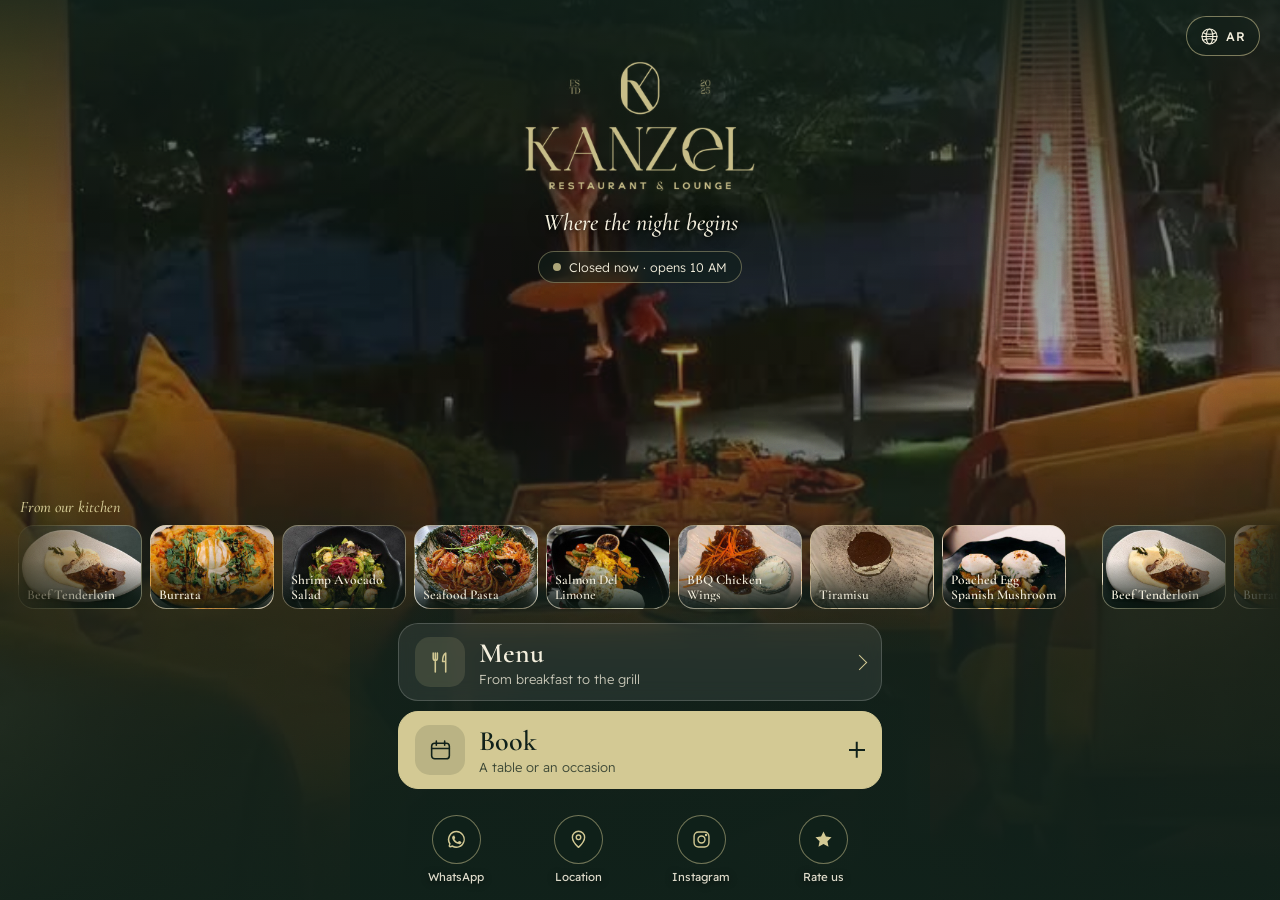
<file: index.html>
<!DOCTYPE html>
<html lang="en" dir="ltr">
<head>
<meta charset="utf-8">
<meta name="viewport" content="width=device-width, initial-scale=1, viewport-fit=cover">
<link rel="manifest" href="manifest.json">
<meta name="theme-color" content="#10211a">
<link rel="icon" href="icon-192.png">
<link rel="apple-touch-icon" href="apple-touch-icon.png">
<meta name="mobile-web-app-capable" content="yes">
<meta name="apple-mobile-web-app-capable" content="yes">
<meta name="apple-mobile-web-app-status-bar-style" content="black-translucent">
<meta name="apple-mobile-web-app-title" content="Kanzel">
<title>Kanzel Restaurant &amp; Lounge</title>
<meta name="description" content="Menu &amp; table booking at Kanzel Restaurant &amp; Lounge. Where the night begins. المنيو وحجز الترابيزات في كنزل، المكان اللي بتبدأ فيه الليلة.">
<link rel="canonical" href="https://kanzel-eg.vercel.app/">
<meta property="og:type" content="website">
<meta property="og:site_name" content="Kanzel Restaurant &amp; Lounge">
<meta property="og:title" content="Kanzel Restaurant &amp; Lounge · كنزل">
<meta property="og:description" content="Menu &amp; table booking · المنيو وحجز الترابيزات. Where the night begins.">
<meta property="og:url" content="https://kanzel-eg.vercel.app/">
<meta property="og:image" content="https://kanzel-eg.vercel.app/og-image.jpg">
<meta property="og:image:secure_url" content="https://kanzel-eg.vercel.app/og-image.jpg">
<meta property="og:image:type" content="image/jpeg">
<meta property="og:image:width" content="1200">
<meta property="og:image:height" content="630">
<meta property="og:image:alt" content="Kanzel Restaurant &amp; Lounge, where the night begins">
<meta property="og:locale" content="en_US">
<meta property="og:locale:alternate" content="ar_EG">
<meta name="twitter:card" content="summary_large_image">
<meta name="twitter:title" content="Kanzel Restaurant &amp; Lounge · كنزل">
<meta name="twitter:description" content="Menu &amp; table booking · المنيو وحجز الترابيزات. Where the night begins.">
<meta name="twitter:image" content="https://kanzel-eg.vercel.app/og-image.jpg">
<link rel="preconnect" href="https://fonts.googleapis.com">
<link rel="preconnect" href="https://fonts.gstatic.com" crossorigin>
<link href="https://fonts.googleapis.com/css2?family=Cormorant+Garamond:ital,wght@0,500;0,600;1,500&family=Readex+Pro:wght@300;400;500&display=swap" rel="stylesheet">
<style>
:root{--forest:#10211a;--moss:#2f5233;--gold:#d3c994;--cream:#f4efdd;
 --serif:"Cormorant Garamond","Readex Pro",Georgia,serif;--sans:"Readex Pro",system-ui,sans-serif;
 box-sizing:border-box;padding-top:env(safe-area-inset-top,0px);padding-bottom:env(safe-area-inset-bottom,0px)}
html{height:100%;scroll-padding-top:env(safe-area-inset-top,0px)}
*,*::before,*::after{box-sizing:inherit}
body{margin:0;min-height:100%;background:var(--forest);color:var(--cream);font-family:var(--sans);font-weight:300;overflow-x:hidden;overflow-x:clip}
#homeView button{font:inherit;color:inherit;cursor:pointer}
button:focus-visible,.ig:focus-visible{outline:2px solid var(--gold);outline-offset:3px}
.scene{position:relative;min-height:calc(100vh - env(safe-area-inset-top,0px) - env(safe-area-inset-bottom,0px));min-height:calc(100dvh - env(safe-area-inset-top,0px) - env(safe-area-inset-bottom,0px));display:flex;flex-direction:column;overflow:hidden;isolation:isolate}
.bg{position:absolute;inset:0;width:100%;height:100%;object-fit:cover;z-index:-3}
.bgl{position:absolute;inset:0;z-index:-2;background-size:cover;background-position:center;opacity:0;transition:opacity .6s}
.veil{position:absolute;inset:0;z-index:-1;background:linear-gradient(180deg,rgba(16,33,26,.88),rgba(16,33,26,.55) 22%,rgba(16,33,26,.2) 42%,rgba(16,33,26,.6) 68%,rgba(16,33,26,.96))}
.top{display:flex;justify-content:flex-end;padding:16px 20px 0}
.lang{background:rgba(16,33,26,.35);backdrop-filter:blur(8px);-webkit-backdrop-filter:blur(8px);border:1px solid rgba(211,201,148,.55);color:var(--gold);border-radius:50%;width:40px;height:40px;padding:0;display:grid;place-items:center;transition:background .25s,transform .25s}
.lang svg{width:22px;height:22px;display:block}
.lang:hover{background:rgba(211,201,148,.18)}.lang:active{transform:scale(.94)}
.hero{text-align:center;padding:0 24px}
.hero img{width:min(40vw,200px);height:auto;display:block;margin:0 auto}
.tag{font:italic 500 clamp(19px,5vw,24px)/1.35 var(--serif);margin:8px 0 0;text-shadow:0 2px 18px rgba(0,0,0,.7),0 1px 3px rgba(0,0,0,.5)}
.sp{flex:1;min-height:3vh}
.rows{width:100%;max-width:520px;margin:0 auto;padding:0 26px 14px}
.w{display:block;font:500 clamp(42px,12vw,56px)/1.15 var(--serif)}
.s{display:block;font-size:13px;color:rgba(244,239,221,.8)}
.row{display:grid;grid-template-columns:1fr auto;align-items:center;width:100%;padding:14px 0 16px;border:0;border-top:1px solid rgba(211,201,148,.55);background:none;text-align:start}
.row .ic{grid-row:1/3;grid-column:2}
.go{display:block;width:11px;height:11px;border:solid var(--gold);border-width:1.5px 1.5px 0 0;transform:rotate(45deg)}
[dir=rtl] .go{transform:rotate(-135deg)}
.pl{position:relative;display:block;width:16px;height:16px}
.pl::before,.pl::after{content:"";position:absolute;background:var(--gold);inset:7px 0 auto;height:1.5px;transition:transform .3s}
.pl::after{transform:rotate(90deg)}.open .pl::after{transform:none}
.sub{display:grid;grid-template-rows:0fr;transition:grid-template-rows .4s}.sub>div{overflow:hidden}.open+.sub{grid-template-rows:1fr}
.o{display:flex;align-items:center;gap:14px;width:100%;padding:10px 0;border:0;border-top:1px solid rgba(211,201,148,.25);background:none;text-align:start}
.o b{display:block;font:500 16px var(--sans)}
.o .s{font-size:12.5px}
.th{flex:none;width:44px;height:58px;border-radius:99px 99px 6px 6px;background-size:cover;background-position:center}
.foot{display:flex;justify-content:center;gap:14px;padding:8px 14px 18px}.fl{display:contents}.fl:empty{display:none}
.fl .pill{position:relative;width:50px;height:50px;padding:0;justify-content:center;border-radius:50%}
.pill span{position:absolute;width:1px;height:1px;overflow:hidden;clip:rect(0 0 0 0);white-space:nowrap}
.fl .pill svg{width:22px;height:22px}.pill{display:inline-flex;align-items:center;gap:7px;padding:9px 13px;border-radius:99px;border:1px solid rgba(211,201,148,.45);background:rgba(16,33,26,.5);-webkit-backdrop-filter:blur(8px);backdrop-filter:blur(8px);color:var(--gold);text-decoration:none;font-size:12.5px;line-height:1;transition:background .2s,transform .2s}.pill:hover{background:rgba(211,201,148,.18)}.pill:active{transform:scale(.96)}.pill:focus-visible{outline:2px solid var(--gold);outline-offset:3px}.pill svg{width:16px;height:16px;flex:none}
.ig{color:var(--gold);text-decoration:none;border-bottom:1px solid rgba(211,201,148,.5)}
/* live status, featured strip, motion */
.lg{position:relative;display:inline-block}
.lg::after{content:"";position:absolute;inset:0;pointer-events:none;background:linear-gradient(105deg,transparent 38%,rgba(255,246,200,.95) 50%,transparent 62%) 150% 0/250% 100% no-repeat;-webkit-mask:url(logo.png) center/contain no-repeat;mask:url(logo.png) center/contain no-repeat;animation:shine 2.2s 1.3s ease-out both}
@keyframes shine{to{background-position:-60% 0}}
.st{display:inline-flex;align-items:center;gap:8px;margin:12px 0 0;padding:7px 14px;border-radius:99px;border:1px solid rgba(211,201,148,.4);background:rgba(16,33,26,.5);-webkit-backdrop-filter:blur(8px);backdrop-filter:blur(8px);font-size:12.5px;color:var(--cream)}
.st[hidden]{display:none}
.st i{width:8px;height:8px;border-radius:50%;background:#8fd19e;box-shadow:0 0 0 0 rgba(143,209,158,.6);animation:pulse 2s infinite}
.st.off i{background:#d3c994;animation:none;opacity:.8}
@keyframes pulse{70%{box-shadow:0 0 0 8px rgba(143,209,158,0)}100%{box-shadow:0 0 0 0 rgba(143,209,158,0)}}
.pick{margin:0 0 18px;min-height:0}
.pick .pl2{margin:0 26px 8px;font:italic 500 15px var(--serif);color:var(--gold)}
[dir=rtl] .pick .pl2{font-style:normal}
.mq{overflow:hidden;direction:ltr;-webkit-mask-image:linear-gradient(90deg,transparent,#000 9%,#000 91%,transparent);mask-image:linear-gradient(90deg,transparent,#000 9%,#000 91%,transparent)}
.mt{display:flex;width:max-content;animation:mq 60s linear infinite}
.mq:hover .mt,.mq:active .mt{animation-play-state:paused}
.mg{display:flex;gap:10px;padding-right:10px}
@keyframes mq{to{transform:translateX(-50%)}}
.pc{flex:none;position:relative;width:92px;height:116px;border:1px solid rgba(211,201,148,.35);border-radius:22px 6px 22px 22px;overflow:hidden;background-size:cover;background-position:center;background-color:#2a4a2f;padding:0;color:var(--cream);text-align:start;direction:ltr}
.pc::after{content:"";position:absolute;inset:0;background:linear-gradient(180deg,transparent 40%,rgba(10,22,16,.88))}
.pc b{position:absolute;z-index:1;inset:auto 8px 8px;font:600 12.5px/1.2 var(--serif);display:-webkit-box;-webkit-line-clamp:2;-webkit-box-orient:vertical;overflow:hidden;text-shadow:0 1px 6px rgba(0,0,0,.6)}
.pc b[dir=rtl]{font-family:var(--sans);font-weight:500;font-size:12px;text-align:right}
.scene[data-p="home-day"] .veil,.scene[data-p="home-morning"] .veil{background:linear-gradient(180deg,rgba(16,33,26,.9),rgba(16,33,26,.62) 24%,rgba(16,33,26,.4) 46%,rgba(16,33,26,.74) 68%,rgba(16,33,26,.96))}
.grain{position:absolute;inset:-50%;z-index:-1;pointer-events:none;opacity:.08;mix-blend-mode:overlay;background-image:url("data:image/svg+xml,%3Csvg xmlns='http://www.w3.org/2000/svg' width='160' height='160'%3E%3Cfilter id='n'%3E%3CfeTurbulence type='fractalNoise' baseFrequency='.9' numOctaves='2' stitchTiles='stitch'/%3E%3C/filter%3E%3Crect width='100%25' height='100%25' filter='url(%23n)'/%3E%3C/svg%3E");animation:gr .9s steps(5) infinite}
@keyframes gr{20%{transform:translate(-3%,2%)}40%{transform:translate(2%,-3%)}60%{transform:translate(-2%,-1%)}80%{transform:translate(3%,3%)}}
@keyframes rise{from{opacity:0;transform:translateY(16px)}}
.hero .lg,.tag,.st,.pick,.row,.foot .pill{animation:rise .8s cubic-bezier(.2,.7,.2,1) backwards}
.tag{animation-delay:.12s}.st{animation-delay:.22s}.pick{animation-delay:.34s}.row:nth-of-type(1){animation-delay:.46s}.row:nth-of-type(2){animation-delay:.54s}.foot .pill{animation-delay:.66s}
@media(max-height:700px){.pc{height:92px}.pick .pl2{display:none}}
@media(prefers-reduced-motion:reduce){.lg::after,.grain,.mt,.st i,.hero .lg,.tag,.st,.pick,.row,.foot .pill{animation:none!important}.mq{overflow-x:auto;scrollbar-width:none}}
.toast{position:fixed;left:50%;bottom:calc(22px + env(safe-area-inset-bottom,0px));transform:translate(-50%,30px);opacity:0;pointer-events:none;background:var(--cream);color:var(--forest);padding:12px 20px;border-radius:12px;font-size:14px;max-width:88vw;text-align:center;transition:.3s;z-index:9}
.toast.on{opacity:1;transform:translate(-50%,0)}
@media(min-width:820px){.hero img{width:240px}.rows{padding-bottom:22px}}

/* v37 home: "Clear Path" + "Golden Hour" merge. Big tappable rows with icons, gold Book, arch dish cards, labelled round actions */
.scene .veil{background:linear-gradient(180deg,rgba(16,33,26,.88),rgba(16,33,26,.5) 24%,rgba(16,33,26,.36) 42%,rgba(16,33,26,.84) 66%,rgba(16,33,26,.97))}
.rows{padding:0 18px 4px}
.row{grid-template-columns:auto 1fr auto;column-gap:14px;padding:13px 16px;border:1px solid rgba(255,255,255,.18);border-radius:20px;background:rgba(255,255,255,.08);-webkit-backdrop-filter:blur(10px);backdrop-filter:blur(10px);margin-bottom:10px;transition:transform .15s,background .2s}
.row:active{transform:scale(.985)}
.row .ri{grid-row:1/3;grid-column:1;width:50px;height:50px;border-radius:15px;background:rgba(211,201,148,.14);display:grid;place-items:center;color:var(--gold)}
.row .ri svg{width:25px;height:25px}
#homeView .row .w,#homeView .row .s{text-shadow:none}.row .w{grid-column:2;font:600 clamp(24px,6.8vw,28px)/1.1 var(--serif)}[dir=rtl] .row .w{font-weight:500}
.row .s{grid-column:2;margin-top:2px}.row .ic{grid-column:3;grid-row:1/3}
#homeView .row.g{background:var(--gold);color:var(--forest);border-color:var(--gold)}
.row.g .s{color:rgba(16,33,26,.78)}.row.g .ri{background:rgba(16,33,26,.13);color:var(--forest)}.row.g .pl::before,.row.g .pl::after{background:var(--forest)}
.sub>div>.o:first-child{margin-top:0}
.o{padding:8px 12px 8px 8px;border:1px solid rgba(211,201,148,.3);border-radius:16px;background:rgba(255,255,255,.08);margin-top:8px}[dir=rtl] .o{padding:8px 8px 8px 12px}
.o b{font:600 19px/1.15 var(--serif)}[dir=rtl] .o b{font-weight:500}.o .th{width:46px;height:46px;border-radius:12px}
.pick{margin-bottom:14px}.pick .pl2{margin:0 20px 8px;font-size:16px}
.mq{overflow-x:auto;scrollbar-width:none;scroll-padding:0 18px}.mq::-webkit-scrollbar{display:none}
.mt{animation:none}.mg{gap:8px;padding:0 0 0 18px}.mg{padding-right:18px}
.pc{width:124px;height:84px;border-radius:16px;border-color:rgba(211,201,148,.4)}.pc::after{background:linear-gradient(180deg,transparent 42%,rgba(10,22,16,.9))}
.pc b{inset:auto 8px 6px;font-size:13.5px;line-height:1.1;text-align:start}.pc b[dir=rtl]{font-size:12.5px}
.foot{max-width:520px;width:100%;margin:0 auto;justify-content:space-around;gap:6px;padding:6px 18px 16px}
.fl .pill{width:auto;height:auto;flex-direction:column;gap:7px;border:0;background:none;-webkit-backdrop-filter:none;backdrop-filter:none;border-radius:0;font-size:11.5px;color:var(--cream)}
.fl .pill:hover{background:none}
.fl .pill svg{box-sizing:content-box;width:22px;height:22px;padding:12px;border:1px solid rgba(211,201,148,.7);border-radius:50%;color:var(--gold);transition:background .2s}.fl .pill:active svg{background:rgba(211,201,148,.18)}
.fl .pill span{position:static;width:auto;height:auto;overflow:visible;clip:auto}
@media(min-width:820px){.rows{padding-bottom:10px}}

.wsheet{position:fixed;inset:0;z-index:60;display:flex;align-items:flex-end;justify-content:center}.wsheet[hidden]{display:none}
.wbd{position:absolute;inset:0;background:rgba(0,0,0,.6);animation:wf .25s both}
.wpn{position:relative;width:100%;max-width:520px;padding:22px 20px calc(20px + env(safe-area-inset-bottom,0px));background:#162b21;border-top:1px solid rgba(211,201,148,.5);border-radius:28px 28px 0 0;display:grid;gap:10px;animation:wu .35s cubic-bezier(.2,.7,.2,1) both}
.wpn h3{font:600 26px var(--serif);color:var(--cream)}.wpn p{font-size:14px;opacity:.9;margin-bottom:4px}
.wnum{display:flex;align-items:center;justify-content:center;gap:10px;padding:16px;border-radius:99px;border:1px solid var(--gold);color:var(--gold);font:500 18px var(--sans);letter-spacing:.5px;text-decoration:none}
.wnum svg{width:22px;height:22px}.wnum:active{background:rgba(211,201,148,.16)}
.wx{padding:12px;color:var(--cream);opacity:.88;font:400 14px var(--sans);background:none;border:0}
@keyframes wf{from{opacity:0}}@keyframes wu{from{transform:translateY(100%)}}
@media(prefers-reduced-motion:reduce){.wbd,.wpn{animation:none}}
@media(prefers-reduced-motion:reduce){*,*::before,*::after{transition:none!important}}

#menuView{display:none;--top:0px}
#menuView *,#menuView *::before,#menuView *::after{box-sizing:border-box;margin:0;padding:0;-webkit-tap-highlight-color:transparent}
#menuView{background:var(--forest);min-height:100dvh}
#menuView button,#menuView a{font:inherit;color:inherit;cursor:pointer;text-decoration:none}
#menuView button{background:none;border:0}
#menuView .wrap{max-width:600px;margin:0 auto}
#menuView .bar{display:flex;align-items:center;justify-content:space-between;padding:16px 20px 0}
#menuView .rnd{width:40px;height:40px;border-radius:50%;border:1px solid rgba(211,201,148,.55);color:var(--gold);display:grid;place-items:center;background:rgba(16,33,26,.35);backdrop-filter:blur(8px);-webkit-backdrop-filter:blur(8px);font:500 13px var(--sans);transition:background .25s,transform .25s}
#menuView .rnd:hover{background:rgba(211,201,148,.18)}#menuView .rnd:active{transform:scale(.94)}
#menuView #mlang svg{width:22px;height:22px;display:block}
#menuView .rnd svg{width:18px;height:18px}
#menuView [dir=rtl] .back svg,[dir=rtl] #menuView .back svg{transform:scaleX(-1)}
#menuView .bar img{height:44px;width:auto}
#menuView .mh{padding:8px 20px 4px}
#menuView .mh h1{font:600 30px/1.05 var(--serif)}
#menuView .mh p{font-size:13px;opacity:.9;margin-top:4px}
#menuView nav button{flex:none;height:60px;border-radius:16px;padding:6px 4px;display:flex;flex-direction:column;align-items:center;justify-content:center;gap:5px;position:relative;overflow:hidden;border:1px solid rgba(211,201,148,.3);background:#ffffff0a;color:var(--cream);transition:height .25s,background .2s,border-color .2s}
#menuView nav button b{font:500 12.5px/1.1 var(--sans);white-space:nowrap}
#menuView .card{display:grid;grid-template-columns:78px 1fr;gap:12px;padding:10px 12px;margin-bottom:8px;background:#ffffff0a;border-radius:18px}
#menuView .card.np{grid-template-columns:1fr;padding:12px 14px}
#menuView .card.np>div{display:grid;grid-template-columns:1fr auto;column-gap:14px;align-items:baseline}
#menuView .card.np p{grid-column:1/-1;grid-row:2}
#menuView .card.np .pr{grid-row:1;grid-column:2;margin:0}
#menuView .ph{position:relative;overflow:hidden;height:78px;border-radius:14px;border:1px solid #d3c99440;background:var(--ph,#2a4a2f)}
#menuView .card h3{font:600 17px/1.25 var(--serif)}
#menuView .card p{font:400 13px/1.5 var(--sans);color:#e6e0cb;opacity:1;margin:3px 0 0}
#menuView .card p:empty{display:none}
#menuView .card .pr{display:block;margin-top:6px;padding:0;border:0;background:none;font:700 16px/1.2 var(--sans);color:#e8d98a;white-space:nowrap}
#menuView .card .pr small{font:500 12px var(--sans);opacity:.9;margin-inline-start:3px}
#menuView nav{position:sticky;top:env(safe-area-inset-top,0px);z-index:5;display:grid;grid-auto-flow:column;grid-auto-columns:1fr;gap:8px;overflow:visible;padding:10px 16px;background:#10211af5;backdrop-filter:blur(8px);-webkit-backdrop-filter:blur(8px);scrollbar-width:none}
#menuView nav button.on{border-color:var(--gold);background:rgba(211,201,148,.16);box-shadow:inset 0 0 0 1px var(--gold)}
#menuView section{padding:8px 16px 0;scroll-margin-top:84px}
#menuView h2{position:sticky;top:calc(env(safe-area-inset-top,0px) + var(--stkh,128px));z-index:4;margin:0;padding:5px 0;background:var(--forest);font:inherit}
#menuView .acch{position:relative;overflow:hidden;isolation:isolate;display:flex;align-items:center;gap:12px;width:100%;height:64px;padding:0 14px;text-align:start;border:1px solid rgba(211,201,148,.32);border-radius:16px;background:#1b3a2a;transition:height .28s ease}
#menuView .acch .nm{flex:1;font:italic 600 24px/1.15 var(--serif);color:var(--gold);text-shadow:0 1px 8px rgba(0,0,0,.65)}
#menuView .acch small{font-size:13px;opacity:.88}
#menuView .acch .chev{flex:none;width:10px;height:10px;margin-inline:4px;border:solid var(--gold);border-width:0 1.5px 1.5px 0;transform:rotate(45deg) translate(-2px,-2px);transition:transform .3s}
#menuView section.open .chev{transform:rotate(-135deg) translate(-2px,-2px)}
#menuView .items{padding-top:12px}
#menuView section:not(.open) .items{display:none}
#menuView section.open .items{animation:fade .35s both}
#menuView .totop{position:fixed;inset-inline-end:16px;bottom:calc(20px + env(safe-area-inset-bottom,0px));z-index:6;width:48px;height:48px;border-radius:50%;border:1px solid var(--gold);background:#10211af2;color:var(--gold);display:grid;place-items:center;opacity:0;transform:translateY(12px);pointer-events:none;transition:opacity .25s,transform .25s;box-shadow:0 6px 20px rgba(0,0,0,.4)}
#menuView .totop.on{opacity:1;transform:none;pointer-events:auto}
#menuView .totop svg{width:20px;height:20px}
[dir=rtl] #menuView .acch .nm,[dir=rtl] #menuView nav button b{font-style:normal}
#menuView .tax{font-size:13px;opacity:.85;text-align:center;padding:28px 20px calc(60px + env(safe-area-inset-bottom,0px))}
body.is-menu #homeView{display:none}
body.is-menu #menuView{display:block}
body::before{content:"";position:fixed;inset:0 0 auto;height:env(safe-area-inset-top,0px);background:var(--forest);z-index:10}
html{scroll-behavior:auto}
:root{color-scheme:dark}
#homeView{transition:transform .8s cubic-bezier(.7,0,.2,1),opacity .8s}
body.leaving #homeView{transform:scale(.93);opacity:.45}
#menuView.reveal{display:block;position:fixed;inset:env(safe-area-inset-top,0px) 0 env(safe-area-inset-bottom,0px);z-index:20;overflow:hidden;clip-path:circle(0 at var(--x) var(--y));animation:rev .8s cubic-bezier(.7,0,.2,1) forwards}
@keyframes rev{to{clip-path:circle(150vmax at var(--x) var(--y))}}
@keyframes up{from{opacity:0;transform:translateY(30px)}to{opacity:1;transform:none}}
#menuView.anim .bar{animation:fade .5s .25s ease both}
#menuView.anim .bar>*{animation:pop .65s .35s cubic-bezier(.3,1.4,.5,1) both}
#menuView.anim .bar>:nth-child(2){animation-delay:.43s}
#menuView.anim .bar>:nth-child(3){animation-delay:.51s}
#menuView.anim .mh{animation:up .6s .4s cubic-bezier(.2,.7,.2,1) both}
#menuView.anim nav{animation:fade .5s .5s ease both}
#menuView.anim nav button{animation:chip .55s calc(.55s + var(--c,0)*.05s) cubic-bezier(.2,.7,.2,1) both}
#menuView .mh h1::after{content:"";display:block;height:1.5px;width:56px;background:var(--gold);margin-top:10px;transform-origin:left}
[dir=rtl] #menuView .mh h1::after{transform-origin:right}
#menuView.anim .mh h1::after{animation:line .9s .75s cubic-bezier(.2,.7,.2,1) both}
#menuView.anim #mlist section:first-child h2{animation:up .6s .6s cubic-bezier(.2,.7,.2,1) both}
@keyframes mout{to{opacity:0;transform:translateY(46px) scale(.96)}}
#menuView.out{animation:mout .33s ease forwards}
@keyframes hin{from{opacity:0;transform:scale(.96)}to{opacity:1;transform:none}}
#homeView.homein{animation:hin .6s cubic-bezier(.2,.7,.2,1) both}
@keyframes fade{from{opacity:0}to{opacity:1}}
@keyframes pop{from{opacity:0;transform:scale(.5)}to{opacity:1;transform:none}}
@keyframes chip{from{opacity:0;transform:translateX(calc(34px*var(--dx,1))) scale(.9)}to{opacity:1;transform:none}}
@keyframes line{from{transform:scaleX(0)}to{transform:scaleX(1)}}
@keyframes spin{to{transform:rotate(360deg)}}
[dir=rtl] #menuView{--dx:-1}
.spin{animation:spin .8s cubic-bezier(.5,0,.2,1)}
#homeView .hero,#homeView .rows,#menuView .mh,#menuView #mlist,#menuView nav{transition:transform .5s cubic-bezier(.2,.7,.2,1),opacity .3s}
body.lswap #homeView .hero,body.lswap #homeView .rows,body.lswap #menuView .mh,body.lswap #menuView #mlist,body.lswap #menuView nav{opacity:0;transform:translateY(10px)}
body.leaving #homeView .hero{transform:translateY(-28px);opacity:0}
body.leaving #homeView .rows{transform:translateY(28px);opacity:0}
#ring{position:fixed;width:0;height:0;border-radius:50%;border:1.5px solid var(--gold);transform:translate(-50%,-50%);z-index:30;pointer-events:none;animation:ringgo .8s cubic-bezier(.7,0,.2,1) forwards}
@keyframes ringgo{0%{width:0;height:0;opacity:1}75%{opacity:1}100%{width:300vmax;height:300vmax;opacity:0}}
@media(prefers-reduced-motion:reduce){#menuView *,#homeView,.spin,#ring{animation:none!important}}
.emptyM{padding:48px 24px;text-align:center;color:var(--cream)}

/* v30 menu: 4 tabs, banner headers, icons, pinned title, photo grid, soft image load */
#menuView nav button .ti{display:block;line-height:0}
#menuView.min nav button{height:42px;flex-direction:row;gap:7px}
#menuView section{scroll-margin-top:calc(env(safe-area-inset-top,0px) + var(--stkh,128px))!important}
#menuView section.gh{display:none}
body.searching #menuView section.gh{display:block}
#menuView section.open .acch{height:52px}
#menuView .bn{position:absolute;inset:0;z-index:-2;background:var(--ph,#2a4a2f)}
#menuView .bn img{position:absolute;inset:0;width:100%;height:100%;object-fit:cover;opacity:0;filter:blur(12px);transform:scale(1.1);transition:opacity .6s,filter .7s,transform .7s}
#menuView .bn img.ok{opacity:.65;filter:none;transform:none}
#menuView .bn::after{content:"";position:absolute;inset:0;background:linear-gradient(90deg,rgba(16,33,26,.95) 10%,rgba(16,33,26,.55) 70%,rgba(16,33,26,.28))}
[dir=rtl] #menuView .bn::after{background:linear-gradient(270deg,rgba(16,33,26,.95) 10%,rgba(16,33,26,.55) 70%,rgba(16,33,26,.28))}
#menuView .ph img{position:absolute;inset:0;width:100%;height:100%;object-fit:cover;opacity:0;filter:blur(10px);transform:scale(1.08);transition:opacity .5s,filter .6s,transform .6s}
#menuView .ph img.ok{opacity:1;filter:none;transform:none}
#menuView .items.g{padding-top:12px}
#menuView section.open .items.g,body.searching #menuView .items.g{display:grid!important;grid-template-columns:1fr 1fr;gap:10px}
#menuView .items.g .card{margin:0}
#menuView .items.g .card.np{grid-column:1/-1}
#menuView .card.gc{display:block;padding:0;overflow:hidden}
#menuView .gc .ph{height:auto;aspect-ratio:1/1;border:0;border-radius:0}
#menuView .gc>div:last-child{padding:10px 12px 12px}
#menuView .gc h3{font-size:15.5px}
#menuView .gc p{font-size:12px;line-height:1.45}
#menuView .card.rv{opacity:0;transform:translateY(14px);transition:opacity .5s ease,transform .55s cubic-bezier(.2,.7,.2,1);transition-delay:calc(var(--i,0)*60ms)}
#menuView.anim .card.rv{transition-delay:calc(.6s + var(--i,0)*70ms)}
#menuView .card.rv.in,body.searching #menuView .card.rv{opacity:1;transform:none}
@media(prefers-reduced-motion:reduce){#menuView .card.rv{opacity:1;transform:none;transition:none}#menuView .ph img,#menuView .bn img{transition:none;filter:none;transform:none}}

/* v31 icons + motion */
#menuView .ci{flex:none;width:40px;height:40px;border-radius:50%;display:grid;place-items:center;color:var(--gold);border:1px solid rgba(211,201,148,.55);background:rgba(16,33,26,.55);-webkit-backdrop-filter:blur(6px);backdrop-filter:blur(6px);transition:width .28s,height .28s,background .3s,color .3s,border-color .3s}
#menuView .ci svg{width:23px;height:23px;display:block;overflow:visible;transition:transform .35s}
#menuView section.open .ci{width:34px;height:34px;background:var(--gold);color:var(--forest);border-color:var(--gold);animation:kzpop .55s cubic-bezier(.3,1.5,.5,1)}
#menuView section.open .ci svg{width:20px;height:20px}
#menuView .acch{box-shadow:0 8px 20px -12px rgba(0,0,0,.7);transition:height .28s ease,transform .15s}
#menuView .acch:active{transform:scale(.985)}
#menuView .acch small{padding:2px 9px;border-radius:99px;background:rgba(16,33,26,.6);border:1px solid rgba(211,201,148,.35);font:500 12px var(--sans)}
#menuView section.open .bn img.ok{animation:kzk 10s ease-out both}
#menuView nav button .ti svg{width:24px;height:24px;overflow:visible;color:var(--gold);transition:color .2s}
#menuView.min nav button .ti svg{width:18px;height:18px}
#menuView nav button.on{box-shadow:inset 0 0 0 1px var(--gold),0 6px 18px -8px rgba(211,201,148,.55)}
#menuView nav button.on .ti{animation:kzpop .5s cubic-bezier(.3,1.5,.5,1)}
#menuView nav button:active{transform:scale(.96)}
#menuView svg .an{transform-box:fill-box;transform-origin:50% 50%;animation-duration:2.4s;animation-iteration-count:infinite;animation-timing-function:ease-in-out;animation-play-state:paused}
#menuView section.open .ci svg .an,#menuView nav button.on svg .an,#menuView .acch:hover svg .an{animation-play-state:running}
#menuView svg .s{animation-name:kzs}#menuView svg .f{animation-name:kzf;animation-duration:1.1s;animation-direction:alternate;transform-origin:50% 100%}
#menuView svg .r{animation-name:kzr;animation-duration:1.8s}#menuView svg .tw{animation-name:kztw;animation-duration:1.6s}
#menuView svg .sp{animation-name:kzsp2;animation-duration:12s;animation-timing-function:linear}
#menuView svg .b{animation-name:kzb;animation-duration:2s}#menuView svg .lid{animation-name:kzl;animation-duration:1.6s;animation-direction:alternate}
#menuView svg .wv{animation-name:kzw;animation-duration:1.4s;animation-direction:alternate}#menuView svg .cu{animation-name:kzc;animation-duration:1.8s;animation-direction:alternate}
@keyframes kzs{0%{transform:translateY(1px);opacity:.2}50%{opacity:1}100%{transform:translateY(-2px);opacity:.1}}
@keyframes kzf{from{transform:scale(1,1)}to{transform:scale(.94,1.1)}}
@keyframes kzr{0%,100%{opacity:.35}50%{opacity:1}}
@keyframes kztw{0%,100%{transform:scale(.7);opacity:.6}50%{transform:scale(1.15);opacity:1}}
@keyframes kzsp2{to{transform:rotate(360deg)}}
@keyframes kzb{0%{transform:translateY(1.5px);opacity:.3}60%{opacity:1}100%{transform:translateY(-2px);opacity:0}}
@keyframes kzl{from{transform:translateY(0)}to{transform:translateY(-2px)}}
@keyframes kzw{from{transform:translateX(-1.2px)}to{transform:translateX(1.2px)}}
@keyframes kzc{from{transform:translateY(0) rotate(-6deg)}to{transform:translateY(-1.5px) rotate(8deg)}}
@keyframes kzpop{0%{transform:scale(.6) rotate(-14deg)}100%{transform:none}}
@keyframes kzk{from{transform:scale(1.14)}to{transform:scale(1)}}
@media(prefers-reduced-motion:reduce){#menuView svg .an,#menuView section.open .bn img.ok,#menuView section.open .ci,#menuView nav button.on .ti{animation:none!important}}

/* v32 Book panel: keep the video, soft photo, make room, readable text */
.pick{max-height:200px;transition:max-height .45s cubic-bezier(.2,.7,.2,1),opacity .3s,margin .45s}
.hero img{transition:width .45s cubic-bezier(.2,.7,.2,1)}
.scene.bko .pick{max-height:0;opacity:0;margin:0;overflow:hidden;pointer-events:none}
.scene.bko .hero img{width:min(26vw,120px)}
.scene.bko .veil{background:linear-gradient(180deg,rgba(16,33,26,.9),rgba(16,33,26,.7) 25%,rgba(16,33,26,.72) 55%,rgba(16,33,26,.96))}
.scene.bko .row .w,.scene.bko .row .s,.scene.bko .o b,.scene.bko .o .s{text-shadow:0 2px 14px rgba(0,0,0,.85)}
.bgl{transition:opacity .5s}
@media(prefers-reduced-motion:reduce){.pick,.hero img{transition:none}}

/* v33: language pill, labelled footer buttons, readable rows */
.lang{width:auto!important;min-width:40px;padding:0 13px!important;border-radius:99px!important;display:inline-flex!important;align-items:center;gap:7px}
.lang .lt{font:500 12.5px/1 var(--sans);letter-spacing:.08em}
.lang svg{width:19px!important;height:19px!important}
.foot{gap:6px;align-items:flex-start}
.fl .pill{width:auto;height:auto;min-width:70px;border:0;background:none;-webkit-backdrop-filter:none;backdrop-filter:none;flex-direction:column;gap:7px;padding:0;border-radius:0;align-items:center}
.fl .pill svg{box-sizing:content-box;width:21px;height:21px;padding:13px;border-radius:50%;border:1px solid rgba(211,201,148,.5);background:rgba(16,33,26,.55);-webkit-backdrop-filter:blur(8px);backdrop-filter:blur(8px);transition:background .2s,transform .2s}
.fl .pill:hover svg{background:rgba(211,201,148,.2)}.fl .pill:active svg{transform:scale(.93)}
.fl .pill span{position:static;width:auto;height:auto;overflow:visible;clip:auto;font:400 11.5px/1.1 var(--sans);color:var(--cream);opacity:.9;text-shadow:0 1px 8px rgba(0,0,0,.8)}
.rows{position:relative;isolation:isolate}
.rows::before{content:"";position:absolute;left:-30px;right:-30px;top:-34px;bottom:-120px;z-index:-1;pointer-events:none;background:linear-gradient(180deg,rgba(16,33,26,0),rgba(16,33,26,.5) 22%,rgba(16,33,26,.7) 70%,rgba(16,33,26,.9))}
.row .w,.row .s{text-shadow:0 2px 16px rgba(0,0,0,.75)}

/* v34 category headers: tinted card + the dish photo shown whole (no dark crop), price chip on grid photos */
#menuView .acch{height:96px;gap:12px;padding:0 14px;border-radius:22px;background:linear-gradient(100deg,rgba(16,33,26,.95) 38%,rgba(16,33,26,.7)),var(--ph,#1b3a2a);box-shadow:0 10px 24px -14px rgba(0,0,0,.85)}
#menuView section.open .acch{height:60px;border-radius:18px}
#menuView .tx{flex:1;min-width:0;display:flex;flex-direction:column;align-items:flex-start;gap:5px}
#menuView .acch .tx small{order:-1;padding:0;border:0;border-radius:0;background:none;font:500 10.5px/1 var(--sans);letter-spacing:.14em;text-transform:uppercase;color:var(--gold);opacity:.85}
[dir=rtl] #menuView .acch .tx small{letter-spacing:0;text-transform:none;font-size:12px}
#menuView .acch .tx .nm{flex:none;font:italic 600 26px/1.08 var(--serif);color:var(--cream);text-shadow:0 1px 10px rgba(0,0,0,.5)}
#menuView section.open .tx{flex-direction:row;align-items:center;gap:10px}
#menuView section.open .acch .tx small{order:1}
#menuView section.open .acch .tx .nm{font-size:22px;color:var(--gold)}
#menuView .plt{position:relative;flex:none;width:76px;height:76px;border-radius:50%;overflow:hidden;border:2px solid rgba(211,201,148,.75);background:var(--ph,#2a4a2f);box-shadow:0 8px 18px -6px rgba(0,0,0,.75),0 0 0 4px rgba(211,201,148,.12);transition:width .28s,height .28s,box-shadow .28s}
#menuView .plt img{position:absolute;inset:0;width:100%;height:100%;object-fit:cover;opacity:0;filter:blur(10px);transform:scale(1.1);transition:opacity .5s,filter .6s,transform .6s}
#menuView .plt img.ok{opacity:1;filter:none;transform:none}
#menuView section.open .plt{width:40px;height:40px;border-width:1.5px;box-shadow:none}
#menuView .acch .chev{position:absolute;inset-inline-end:10px;bottom:7px;margin:0;width:24px;height:24px;border:0;border-radius:50%;background:var(--gold);transform:none;box-shadow:0 2px 8px rgba(0,0,0,.5);transition:all .3s}
#menuView .acch .chev::before{content:"";position:absolute;left:50%;top:50%;width:6px;height:6px;border:solid var(--forest);border-width:0 2px 2px 0;transform:translate(-50%,-72%) rotate(45deg);transition:transform .3s}
#menuView section.open .acch .chev{transform:none;width:19px;height:19px;bottom:6px;inset-inline-end:7px}
#menuView section.open .acch .chev::before{transform:translate(-50%,-30%) rotate(-135deg)}
#menuView .acch.nopl .chev{bottom:auto;top:50%;margin-top:-12px}
#menuView section.open .acch.nopl .chev{margin-top:-10px}
#menuView .card.gc{border-radius:20px;border:1px solid rgba(211,201,148,.18)}
#menuView .gc .ph .pr{position:absolute;z-index:2;inset-inline-end:8px;bottom:8px;margin:0;padding:6px 10px;border-radius:99px;background:rgba(16,33,26,.82);-webkit-backdrop-filter:blur(6px);backdrop-filter:blur(6px);border:1px solid rgba(211,201,148,.4);font:700 14px/1 var(--sans);color:#e8d98a}
#menuView .gc .ph .pr small{font-size:10.5px}
@media(prefers-reduced-motion:reduce){#menuView .plt img{transition:none;filter:none;transform:none}}

/* v35 menu: side index (round photo rail) + clean photo rows */
#menuView .mbody{display:grid;grid-template-columns:76px 1fr;align-items:start;padding-inline-start:14px;margin-top:6px}
#menuView .mbody.norail{grid-template-columns:1fr;padding-inline-start:0}.mbody.norail #mrail{display:none}
body.searching #menuView .mbody{grid-template-columns:1fr;padding-inline-start:0}body.searching #menuView #mrail{display:none}
#menuView #mrail{position:sticky;top:calc(env(safe-area-inset-top,0px) + var(--stkh,128px) + 8px);max-height:calc(100dvh - var(--stkh,128px) - 80px);overflow-y:auto;scrollbar-width:none;padding:12px 0;display:flex;flex-direction:column;align-items:center;gap:14px;background:rgba(8,16,12,.6);border:1px solid rgba(211,201,148,.22);border-radius:26px}
#menuView #mrail::-webkit-scrollbar{display:none}
#menuView #mrail{-webkit-mask-image:linear-gradient(to bottom,transparent 0,#000 var(--mt,0px),#000 calc(100% - var(--mb,0px)),transparent 100%);mask-image:linear-gradient(to bottom,transparent 0,#000 var(--mt,0px),#000 calc(100% - var(--mb,0px)),transparent 100%)}
#menuView #mrail.up{--mt:38px}#menuView #mrail.dn{--mb:38px}
#menuView .av{flex:none;width:68px;padding:0;border:0;background:none;color:#b9b393;font:500 12px/1.25 var(--sans);text-align:center;cursor:pointer}
#menuView .av[hidden]{display:none}
#menuView .av span{position:relative;display:grid;place-items:center;width:46px;height:46px;margin:0 auto 5px;border-radius:50%;overflow:hidden;border:2px solid transparent;background:var(--ph,#1b3a2a);color:var(--gold);opacity:.72;transition:opacity .25s,transform .3s,border-color .25s,box-shadow .25s}
#menuView .av span svg{width:22px;height:22px}
#menuView .av span img{position:absolute;inset:0;width:100%;height:100%;object-fit:cover;opacity:0;filter:blur(8px);transition:opacity .5s,filter .6s}#menuView .av span img.ok{opacity:1;filter:none}
#menuView .av b{display:block;font-weight:500}
#menuView .av.on{color:var(--gold)}#menuView .av.on span{opacity:1;border-color:var(--gold);transform:scale(1.07);box-shadow:0 0 0 4px rgba(211,201,148,.16)}
#menuView #mlist section{padding:2px 16px 0 14px;display:none}
#menuView #mlist section.open,body.searching #menuView #mlist section{display:block}
#menuView h2.sh{position:static;display:flex;flex-direction:column;align-items:flex-start;gap:7px;padding:4px 2px 14px;background:none}
#menuView h2.sh .nm{font:italic 600 34px/1.05 var(--serif);color:var(--gold)}
#menuView h2.sh small{font:500 10.5px/1 var(--sans);letter-spacing:.16em;text-transform:uppercase;opacity:.7}
[dir=rtl] #menuView h2.sh small{letter-spacing:0;text-transform:none;font-size:12px}
#menuView .card{grid-template-columns:84px 1fr;gap:12px;padding:0 0 14px;margin-bottom:14px;background:none;border-radius:0;border-bottom:1px solid rgba(211,201,148,.16)}
#menuView .card .ph{width:84px;height:84px;border:0;border-radius:18px}
#menuView .card h3{font:600 17px/1.2 var(--serif);color:var(--cream)}
#menuView .card p{font-size:12px;line-height:1.4;opacity:.72;display:-webkit-box;-webkit-line-clamp:2;-webkit-box-orient:vertical;overflow:hidden}
#menuView .card .pr{margin-top:5px;font-size:14.5px}
#menuView .card.np{grid-template-columns:1fr;padding:0 0 14px}
#menuView .items .card:last-child{border-bottom:0}
html[dir=rtl] *{font-style:normal!important}</style>
</head>
<body>
<div id="homeView"><main class="scene">
  <video class="bg" muted loop playsinline preload="auto" poster="poster.jpg"></video>
  <i class="bgl" style="background-image:url(bg-1.jpg)"></i>
  <i class="bgl" style="background-image:url(bg-2.jpg)"></i>
  <i class="bgl" style="background-image:url(bg-3.jpg)"></i>
  <i class="veil"></i><i class="grain" aria-hidden="true"></i>
  <div class="top"><button class="lang" id="lang" aria-label="Language"><svg viewBox="0 0 24 24" fill="none" stroke="currentColor" stroke-width="1.4" stroke-linecap="round" stroke-linejoin="round" aria-hidden="true"><circle cx="12" cy="12" r="9.5"/><ellipse cx="12" cy="12" rx="4.2" ry="9.5"/><path d="M2.5 12h19M4 7.2c2.2 1.3 4.9 2 8 2s5.8-.7 8-2M4 16.8c2.2-1.3 4.9-2 8-2s5.8.7 8 2"/></svg><span class="lt" dir="ltr">AR</span></button></div>
  <header class="hero">
    <span class="lg"><img src="logo.png" alt="Kanzel Restaurant & Lounge"></span>
    <p class="tag" id="tagL"></p>
    <p class="st" id="stL" hidden><i></i><span></span></p>
  </header>
  <div class="sp"></div>
  <section class="pick" id="pick" aria-labelledby="pickL" hidden><p class="pl2" id="pickL"></p><div class="mq"><div class="mt" id="pickT"></div></div></section>
  <nav class="rows" aria-label="Main">
    <button class="row" id="mn" data-go="menu"><i class="ri" aria-hidden="true"><svg viewBox="0 0 24 24" fill="none" stroke="currentColor" stroke-width="1.5" stroke-linecap="round" stroke-linejoin="round"><path d="M7 3v8M5 3v5a2 2 0 004 0V3M7 11v10M17 21V3c-2.5 1.5-3 5-3 8h3"/></svg></i><b class="w" data-t="menu"></b><span class="s" data-t="menuS"></span><span class="ic"><i class="go"></i></span></button>
    <button class="row g" id="bk" aria-expanded="false" aria-controls="sb"><i class="ri" aria-hidden="true"><svg viewBox="0 0 24 24" fill="none" stroke="currentColor" stroke-width="1.5" stroke-linecap="round" stroke-linejoin="round"><rect x="3.5" y="5" width="17" height="15" rx="3"/><path d="M3.5 10h17M8 3v4M16 3v4"/></svg></i><b class="w" data-t="book"></b><span class="s" data-t="bookS"></span><span class="ic"><i class="pl"></i></span></button>
    <div class="sub" id="sb"><div>
      <button class="o" data-go="booking-regular" data-l="1"><i class="th" style="background-image:url(bg-2.jpg)"></i><span><b data-t="regT"></b><span class="s" data-t="regS"></span></span></button>
      <button class="o" data-go="booking-event" data-l="2"><i class="th" style="background-image:url(bg-3.jpg)"></i><span><b data-t="evT"></b><span class="s" data-t="evS"></span></span></button>
    </div></div>
  </nav>
  <footer class="foot"><div class="fl"><button type="button" class="pill" id="waBtn" aria-haspopup="dialog"><svg viewBox='0 0 24 24' fill='currentColor' aria-hidden='true'><path d='M12.04 2a9.9 9.9 0 00-8.43 15.1L2 22l5.05-1.32A9.9 9.9 0 1012.04 2zm0 1.8a8.1 8.1 0 11-4.2 15.03l-.3-.18-3 .78.8-2.92-.2-.31A8.1 8.1 0 0112.04 3.8zM8.6 7.6c-.17 0-.45.06-.69.32-.24.26-.9.88-.9 2.15s.93 2.5 1.06 2.67c.13.17 1.8 2.86 4.45 3.9 2.2.87 2.65.7 3.13.65.48-.04 1.54-.63 1.76-1.24.22-.6.22-1.13.15-1.24-.06-.11-.24-.17-.5-.3-.26-.13-1.54-.76-1.78-.85-.24-.09-.41-.13-.59.13-.17.26-.67.85-.82 1.02-.15.18-.3.2-.56.07-.26-.13-1.1-.4-2.1-1.3-.77-.69-1.3-1.55-1.45-1.8-.15-.26-.02-.4.11-.53.12-.12.26-.3.39-.45.13-.15.17-.26.26-.43.09-.18.04-.33-.02-.46-.07-.13-.59-1.43-.81-1.95-.21-.5-.43-.44-.59-.45z'/></svg><span data-t="waS"></span></button></div><div class="fl"><a class="pill" href="https://maps.app.goo.gl/UGToXwwGqcBob4sA6" target="_blank" rel="noopener"><svg viewBox='0 0 24 24' fill='none' stroke='currentColor' stroke-width='1.6' stroke-linecap='round' stroke-linejoin='round' aria-hidden='true'><path d='M12 21s-7-6.2-7-11.5A7 7 0 0119 9.5C19 14.8 12 21 12 21z'/><circle cx='12' cy='9.5' r='2.6'/></svg><span data-t="loc"></span></a><a class="pill" href="https://www.instagram.com/kanzel.lounge" target="_blank" rel="noopener"><svg viewBox='0 0 24 24' fill='none' stroke='currentColor' stroke-width='1.6' stroke-linecap='round' stroke-linejoin='round' aria-hidden='true'><rect x='3.5' y='3.5' width='17' height='17' rx='5'/><circle cx='12' cy='12' r='4'/><circle cx='17.2' cy='6.8' r='.6' fill='currentColor'/></svg><span data-t="igS"></span></a><a class="pill" href="https://search.google.com/local/writereview?placeid=ChIJKcsKm55HWBQR6VZJkVt9Ous" target="_blank" rel="noopener"><svg viewBox='0 0 24 24' fill='currentColor' aria-hidden='true'><path d='M12 2.8l2.8 5.9 6.4.8-4.7 4.4 1.2 6.4L12 17.2 6.3 20.3l1.2-6.4L2.8 9.5l6.4-.8z'/></svg><span data-t="rateS"></span></a></div><div class="fl"></div></footer>
</main>
<div class="wsheet" id="waSheet" role="dialog" aria-modal="true" aria-labelledby="waT" hidden><div class="wbd" data-x></div><div class="wpn"><h3 id="waT"></h3><p id="waP"></p>
 <a class="wnum" dir="ltr" href="https://wa.me/201040311118" target="_blank" rel="noopener"><svg viewBox='0 0 24 24' fill='currentColor' aria-hidden='true'><path d='M12.04 2a9.9 9.9 0 00-8.43 15.1L2 22l5.05-1.32A9.9 9.9 0 1012.04 2zm0 1.8a8.1 8.1 0 11-4.2 15.03l-.3-.18-3 .78.8-2.92-.2-.31A8.1 8.1 0 0112.04 3.8zM8.6 7.6c-.17 0-.45.06-.69.32-.24.26-.9.88-.9 2.15s.93 2.5 1.06 2.67c.13.17 1.8 2.86 4.45 3.9 2.2.87 2.65.7 3.13.65.48-.04 1.54-.63 1.76-1.24.22-.6.22-1.13.15-1.24-.06-.11-.24-.17-.5-.3-.26-.13-1.54-.76-1.78-.85-.24-.09-.41-.13-.59.13-.17.26-.67.85-.82 1.02-.15.18-.3.2-.56.07-.26-.13-1.1-.4-2.1-1.3-.77-.69-1.3-1.55-1.45-1.8-.15-.26-.02-.4.11-.53.12-.12.26-.3.39-.45.13-.15.17-.26.26-.43.09-.18.04-.33-.02-.46-.07-.13-.59-1.43-.81-1.95-.21-.5-.43-.44-.59-.45z'/></svg><span>010 4031 1118</span></a>
 <a class="wnum" dir="ltr" href="https://wa.me/201040311119" target="_blank" rel="noopener"><svg viewBox='0 0 24 24' fill='currentColor' aria-hidden='true'><path d='M12.04 2a9.9 9.9 0 00-8.43 15.1L2 22l5.05-1.32A9.9 9.9 0 1012.04 2zm0 1.8a8.1 8.1 0 11-4.2 15.03l-.3-.18-3 .78.8-2.92-.2-.31A8.1 8.1 0 0112.04 3.8zM8.6 7.6c-.17 0-.45.06-.69.32-.24.26-.9.88-.9 2.15s.93 2.5 1.06 2.67c.13.17 1.8 2.86 4.45 3.9 2.2.87 2.65.7 3.13.65.48-.04 1.54-.63 1.76-1.24.22-.6.22-1.13.15-1.24-.06-.11-.24-.17-.5-.3-.26-.13-1.54-.76-1.78-.85-.24-.09-.41-.13-.59.13-.17.26-.67.85-.82 1.02-.15.18-.3.2-.56.07-.26-.13-1.1-.4-2.1-1.3-.77-.69-1.3-1.55-1.45-1.8-.15-.26-.02-.4.11-.53.12-.12.26-.3.39-.45.13-.15.17-.26.26-.43.09-.18.04-.33-.02-.46-.07-.13-.59-1.43-.81-1.95-.21-.5-.43-.44-.59-.45z'/></svg><span>010 4031 1119</span></a>
 <button type="button" class="wx" data-x id="waX"></button></div></div>
<div class="toast" id="toast" role="status"></div></div>
<div id="menuView"><div class="wrap" id="app">
  <div class="bar">
    <a class="rnd back" id="mback" href="#" aria-label="Back"><svg viewBox="0 0 24 24" fill="none" stroke="currentColor" stroke-width="1.6" stroke-linecap="round" stroke-linejoin="round"><path d="M15 5l-7 7 7 7"/></svg></a>
    <img src="logo.png" alt="Kanzel Restaurant &amp; Lounge">
    <button class="rnd lang" id="mlang" aria-label="Language"><svg viewBox="0 0 24 24" fill="none" stroke="currentColor" stroke-width="1.4" stroke-linecap="round" stroke-linejoin="round" aria-hidden="true"><circle cx="12" cy="12" r="9.5"/><ellipse cx="12" cy="12" rx="4.2" ry="9.5"/><path d="M2.5 12h19M4 7.2c2.2 1.3 4.9 2 8 2s5.8-.7 8-2M4 16.8c2.2-1.3 4.9-2 8-2s5.8.7 8 2"/></svg><span class="lt" dir="ltr">AR</span></button>
  </div>
  <div class="mh"><h1 id="mh1"></h1><p id="msub"></p></div>
  <nav id="mnav" aria-label="Categories"></nav>
  <div class="mbody"><aside id="mrail" aria-label="Sections"></aside><div id="mlist"></div></div>
  <p class="tax" id="mtax"></p>
</div><button type="button" class="totop" id="mtop"><svg viewBox="0 0 24 24" fill="none" stroke="currentColor" stroke-width="1.8" stroke-linecap="round" stroke-linejoin="round" aria-hidden="true"><path d="M5 15l7-7 7 7"/></svg></button></div>
<script src="menu.js"></script>
<script src="kz.js"></script>
<script src="dish.js"></script>
<script src="ph.js"></script>
<script>window.KZX=window.KZX||{hay:function(){return""},init:function(){},setLang:function(){},reapply:function(){},open:function(){},refresh:function(){},reset:function(){},close:function(){}}</script>
<script>
let lang=(()=>{try{return KZ.lang()}catch(e){return "en"}})(),skipR=false,busy=false;
const view=()=>document.body.classList.contains("is-menu");
function route(){if(window.KZX)KZX.reset();const m=location.hash==="#menu";document.body.classList.toggle("is-menu",m);
 const v=document.querySelector("video.bg");if(v){if(m)v.pause();else{const p=v.play();if(p&&p.catch)p.catch(()=>{})}}
 if(m){if(skipR)skipR=false;else renderMenu()}else{grp=-1;openK=-1;applyHome();document.body.classList.remove("leaving");$("#menuView").classList.remove("out");const h=$("#homeView");h.classList.add("homein");setTimeout(()=>h.classList.remove("homein"),700)}scrollTo(0,0)}
function toggleLang(e){const b=e&&e.currentTarget,sv=b&&b.querySelector("svg");
 if(sv){sv.classList.remove("spin");void sv.getBoundingClientRect();sv.classList.add("spin")}
 if(toggleLang.t)return;
 document.body.classList.add("lswap");
 toggleLang.t=setTimeout(()=>{lang=lang==="ar"?"en":"ar";try{localStorage.setItem("kanzel-lang",lang)}catch(e){}view()?renderMenu():applyHome();
  requestAnimationFrame(()=>document.body.classList.remove("lswap"));toggleLang.t=0},220)}
addEventListener("hashchange",route);
/* ---------- HOME ---------- */
const HT={
 ar:{tag:"المكان اللي بتبدأ فيه الليلة",tagM:"صباح على مهلك وقهوة حلوة",tagD:"الغدا على راحتك",stO:"مفتوح دلوقتي · لحد 3 الفجر",stC:"مقفول دلوقتي · بنفتح 10 الصبح",pick:"من مطبخنا",menu:"المنيو",menuS:"من الفطار للجريل",book:"احجز",bookS:"ترابيزة أو مناسبة",
  regT:"ترابيزة عادية",regS:"عشاء أو قعدة مع الأصحاب",evT:"مناسبة",evS:"عيد ميلاد، خطوبة، أو تجمّع خاص",wa:"كلمنا على واتساب",waS:"واتساب",rateS:"قيّمنا",igS:"إنستجرام",waT:"اختار رقم واتساب",waP:"الرقمين شغالين، اختار اللي يريحك.",close:"إغلاق",loc:"الموقع",rate:"قيّمنا على جوجل",soon:"الصفحة دي هنبنيها في الخطوة الجاية",btn:"EN"},
 en:{tag:"Where the night begins",tagM:"Slow mornings, good coffee",tagD:"A long lunch, no rush",stO:"Open now · until 3 AM",stC:"Closed now · opens 10 AM",pick:"From our kitchen",menu:"Menu",menuS:"From breakfast to the grill",book:"Book",bookS:"A table or an occasion",
  regT:"Regular table",regS:"Dinner or a night out with friends",evT:"Occasion",evS:"Birthdays, engagements, private gatherings",wa:"Chat on WhatsApp",waS:"WhatsApp",rateS:"Rate us",igS:"Instagram",waT:"Choose a WhatsApp number",waP:"Both numbers are active. Pick whichever you like.",close:"Close",loc:"Location",rate:"Rate us on Google",soon:"We’ll build this page next",btn:"عربي"}
};
const $=s=>document.querySelector(s),layers=[...document.querySelectorAll(".bgl")],
 toast=$("#toast"),mn=$("#mn"),bk=$("#bk");let tm;
function applyHome(){const d=HT[lang];document.documentElement.lang=lang;document.documentElement.dir=lang==="ar"?"rtl":"ltr";
 document.querySelectorAll("#homeView [data-t]").forEach(e=>e.textContent=d[e.dataset.t]);paintLangBtn();$("#lang").setAttribute("aria-label",d.btn==="EN"?"English":"العربية");$("#lang").title=d.btn==="EN"?"English":"العربية";homeLive()}
$("#lang").onclick=toggleLang;
function paintLangBtn(){document.querySelectorAll(".lang .lt").forEach(s=>s.textContent=lang==="en"?"AR":"EN")}paintLangBtn();

const show=i=>layers.forEach((e,j)=>e.style.opacity=j===i-1?.5:0),rest=()=>show(bk.classList.contains("open")?2:0);
function soon(){toast.textContent=HT[lang].soon;toast.classList.add("on");clearTimeout(tm);tm=setTimeout(()=>toast.classList.remove("on"),2200)}
["pointerenter","focus"].forEach(v=>mn.addEventListener(v,()=>show(1)));
["pointerleave","blur"].forEach(v=>mn.addEventListener(v,rest));
mn.onclick=e=>{
 if(busy)return;
 if(matchMedia("(prefers-reduced-motion:reduce)").matches){location.hash="menu";return}
 busy=true;
 const r=mn.getBoundingClientRect(),mv=$("#menuView"),b=document.body;
 const x=e.clientX||r.left+r.width/2,y=e.clientY||r.top+r.height/2;
 mv.style.setProperty("--x",x+"px");mv.style.setProperty("--y",y+"px");
 renderMenu();mv.classList.add("reveal","anim");b.classList.add("leaving");
 const ring=document.createElement("i");ring.id="ring";ring.style.left=x+"px";ring.style.top=y+"px";b.appendChild(ring);setTimeout(()=>ring.remove(),900);
 setTimeout(()=>{b.classList.add("is-menu");mv.classList.remove("reveal");b.classList.remove("leaving");
  const v=document.querySelector("video.bg");if(v)v.pause();
  skipR=true;location.hash="menu";scrollTo(0,0);busy=false},820);
 setTimeout(()=>mv.classList.remove("anim"),2300)};
bk.onclick=()=>{const o=bk.classList.toggle("open");bk.setAttribute("aria-expanded",o);document.querySelector(".scene").classList.toggle("bko",o);show(o?2:0);if(o)setTimeout(()=>{const s=$("#sb");if(s&&bk.classList.contains("open"))s.scrollIntoView({behavior:"smooth",block:"nearest"})},480)};
document.querySelectorAll(".o").forEach(b=>{
 b.addEventListener("pointerenter",()=>show(+b.dataset.l+1));
 b.addEventListener("focus",()=>show(+b.dataset.l+1));
 b.onclick=()=>{try{localStorage.setItem("kanzel-lang",lang)}catch(e){}location.href=KZ.url(b.dataset.go==="booking-regular"?"booking":"events")}});
document.querySelector(".sub").addEventListener("pointerleave",rest);
document.querySelector("video.bg").muted=true;

/* WhatsApp chooser */
(function(){const sh=$("#waSheet"),b=$("#waBtn");if(!sh||!b)return;
 const open=()=>{const d=HT[lang];$("#waT").textContent=d.waT;$("#waP").textContent=d.waP;$("#waX").textContent=d.close;sh.hidden=false;sh.querySelector(".wnum").focus()};
 const shut=()=>{sh.hidden=true;b.focus()};
 b.onclick=open;sh.addEventListener("click",e=>{if(e.target.closest("[data-x]")||e.target.closest(".wnum"))shut()});
 addEventListener("keydown",e=>{if(e.key==="Escape"&&!sh.hidden)shut()})})();
/* ---------- MENU ---------- */
const MT={en:{h1:"Menu",sub:"Prices in EGP",tax:"Plus 12% service and 14% tax",one:"dish",many:"dishes",egp:"EGP",btn:"عربي",back:"Back",top:"Back to top"},
 ar:{h1:"المنيو",sub:"الأسعار بالجنيه المصري",tax:"الأسعار + 12% خدمة و14% ضريبة",one:"صنف",many:"أصناف",egp:"ج.م",btn:"EN",back:"رجوع",top:"رجوع لفوق"}};
/* 4 big tabs. Categories are matched by their English name, so owner edits from /admin keep working; an unknown category lands in Food. */
const GROUPS=[
 {id:"food",en:"Food",ar:"أكل",ic:"Main Dishes",names:["Breakfast","Soups","Salads","Appetizers","Cold Maza","Hot Maza","Sandwiches","Pizza","Pasta","Main Dishes","From the Grill","Oriental Corner"]},
 {id:"drinks",en:"Drinks",ar:"مشروبات",ic:"Hard Cocktail",names:["Fresh Juice","Smoothie","Drinks","Hot Drinks","Iced Drinks","Virgin Cocktail","Hard Cocktail","Beer","Shots","Wine"]},
 {id:"sweets",en:"Desserts",ar:"حلويات",ic:"Desserts",names:["Desserts"]},
 {id:"shisha",en:"Shisha",ar:"شيشة",ic:"Shisha",names:["Shisha"]}];
/* which section opens by itself: [morning 6-12, day 12-maghrib, after maghrib] */
const TOD={morning:{food:"Breakfast",drinks:"Hot Drinks"},day:{food:"Main Dishes",drinks:"Fresh Juice"},night:{food:"Main Dishes",drinks:"Virgin Cocktail"}};
const SUN=[1030,1060,1085,1145,1175,1195,1195,1175,1140,1090,1010,1010]; /* approx. Cairo sunset (minutes after midnight) per month */
const IC={
"Breakfast":'<path d="M2.5 19.5h19M6.5 19.5a5.5 5.5 0 0111 0"/><g class="an r"><path d="M12 6.5V9M5.3 10.8l1.7 1.7M18.7 10.8L17 12.5M2.8 15.5H5M19 15.5h2.2"/></g>',
"Soups":'<path d="M3.5 12h17c0 4.7-3.6 7.5-8.5 7.5S3.5 16.7 3.5 12zM9 21.5h6"/><g class="an s"><path d="M8.5 8.5c-1-1.2 1-2.3 0-3.8M12 8.5c-1-1.2 1-2.3 0-3.8M15.5 8.5c-1-1.2 1-2.3 0-3.8"/></g>',
"Salads":'<path d="M3.5 12.5h17c0 4.4-3.6 7-8.5 7s-8.5-2.6-8.5-7z"/><g class="an wv"><path d="M7.5 12.5C7 9.5 9 7 12.5 6.5c.5 3.2-1.5 5.7-5 6zM13 12.5c0-2.5 1.5-4.5 4.5-5 .3 2.5-1.2 4.5-4.5 5z"/></g>',
"Appetizers":'<path d="M3 19h18"/><g class="an lid"><path d="M4.5 19a7.5 7.5 0 0115 0zM12 11.5V9.5M10.5 9.5h3"/></g>',
"Cold Maza":'<g class="an sp"><path d="M12 3v18M4.2 7.5l15.6 9M4.2 16.5l15.6-9M9.5 4.6L12 6.8l2.5-2.2M9.5 19.4l2.5-2.2 2.5 2.2"/></g>',
"Hot Maza":'<g class="an f"><path d="M12 3c.6 3.2 5.5 5.2 5.5 10.2a5.5 5.5 0 01-11 0c0-2.2 1-3.7 2.2-4.8.2 1.6 1 2.5 2 2.8C10.2 8 10.8 5.5 12 3z"/><path d="M12 19c1.5 0 2.5-1 2.5-2.3 0-1.5-1.5-2.2-2.5-3.7-1 1.4-2.5 2.2-2.5 3.7C9.5 18 10.5 19 12 19z"/></g>',
"Sandwiches":'<path d="M4 10.5C4 7 7.6 5 12 5s8 2 8 5.5zM4 16h16M5 16c0 2.5 1.5 3.5 3.5 3.5h7c2 0 3.5-1 3.5-3.5"/><g class="an wv"><path d="M3.5 13.2c1.2 1.2 2.3 1.2 3.5 0s2.3-1.2 3.5 0 2.3 1.2 3.5 0 2.3-1.2 3.5 0"/></g>',
"Pizza":'<path d="M3.5 6.5c5.5-3 11.5-3 17 0L12 20.5zM5.2 9.5c4.2-2 9.4-2 13.6 0"/><circle cx="10" cy="12" r="1.3"/><circle cx="14" cy="12.5" r="1.1"/><circle cx="12" cy="16" r="1"/>',
"Pasta":'<path d="M3.5 13h17c0 4.3-3.6 7-8.5 7s-8.5-2.7-8.5-7z"/><g class="an wv"><path d="M7 10c1-1.8 2-1.8 3 0s2 1.8 3 0 2-1.8 3 0M8 6.5c1-1.5 2-1.5 3 0s2 1.5 3 0"/></g>',
"Main Dishes":'<path d="M6.5 3v5a2.5 2.5 0 005 0V3M9 3v18M17 21V3c-2.5 1.5-3.5 4.5-3.5 7.5 0 1.8 1.2 3 3.5 3"/>',
"From the Grill":'<path d="M3.5 11h17M5 11a7 7 0 0014 0M8 20.5l1.5-2.5M16 20.5L14.5 18"/><g class="an s"><path d="M9 8c-.8-1 .8-2 0-3.2M12.5 8c-.8-1 .8-2 0-3.2M16 8c-.8-1 .8-2 0-3.2"/></g>',
"Oriental Corner":'<path d="M18 15.5A8 8 0 1110 4.2a6.5 6.5 0 008 11.3z"/><g class="an tw"><path d="M17 5.5l.7 1.5 1.6.2-1.2 1.1.3 1.6-1.4-.8-1.4.8.3-1.6-1.2-1.1 1.6-.2z"/></g>',
"Desserts":'<path d="M7.5 11.5a4.5 4.5 0 019 0zM8 11.5L12 21l4-9.5M9.6 15h4.8M10.8 18h2.4"/><g class="an b"><path d="M12 7V4.5c0-1 .8-1.5 1.8-1.5"/></g>',
"Shisha":'<path d="M9.5 3h5l-.8 3h-3.4zM12 6v4M8.5 10h7M9.5 10c-.5 2.5-3 3.5-3 6.5a3.5 3.5 0 003.5 3.5h4a3.5 3.5 0 003.5-3.5c0-3-2.5-4-3-6.5M17.5 15c2.5 0 3.5 1.5 3.5 4.5"/><g class="an s"><path d="M6 6c-1-1 1-2 0-3.5"/></g>',
"Fresh Juice":'<path d="M6.5 8h11l-1.3 12.5H7.8zM13.5 8l1.3-5H18M7.1 12.5h9.8"/><g class="an b"><circle cx="10.5" cy="16.5" r=".7"/><circle cx="13.5" cy="15" r=".6"/></g>',
"Smoothie":'<path d="M6.5 10h11l-1.2 10.5H7.7zM6 10c0-2.8 2.7-4.2 6-4.2s6 1.4 6 4.2M12 5.8L13 2.5h3M7 14.5h10"/>',
"Drinks":'<path d="M8 4.5h8v15a1.5 1.5 0 01-1.5 1.5h-5A1.5 1.5 0 018 19.5zM8.5 3h7M8 8.5h8M8 16h8"/><g class="an b"><circle cx="12" cy="12.3" r=".7"/></g>',
"Hot Drinks":'<path d="M4.5 10.5h11v4a5 5 0 01-5 5h-1a5 5 0 01-5-5zM15.5 11.5h1a2.5 2.5 0 010 5h-1.5M3.5 21.5h13"/><g class="an s"><path d="M8 7.5c-1-1.2 1-2.3 0-3.8M12 7.5c-1-1.2 1-2.3 0-3.8"/></g>',
"Iced Drinks":'<path d="M6.5 7.5h11l-1.3 13H7.8zM13.5 7.5l1.3-4.5H18"/><g class="an cu"><path d="M9.5 12h3v3h-3zM13 15.5h2.5V18H13z"/></g>',
"Virgin Cocktail":'<path d="M8.5 4.5h7c0 3.5-.8 5.5-2.2 7v4.5h-2.6v-4.5C9.3 10 8.5 8 8.5 4.5zM9 20.5h6M12 16v4.5"/><g class="an tw"><path d="M15.5 4.5c1.5-2 3-2.5 4.5-2.5 0 2-1.2 3.5-3.5 3.8"/></g>',
"Hard Cocktail":'<path d="M4 4.5h16L12 13zM12 13v7.5M8 20.5h8M6.5 7.5h11"/><g class="an lid"><path d="M14.5 2.5L11 9"/><circle cx="11.3" cy="8.4" r="1"/></g>',
"Beer":'<path d="M5.5 8h10v11.5a1 1 0 01-1 1h-8a1 1 0 01-1-1zM15.5 10.5H18a1.5 1.5 0 011.5 1.5v3a1.5 1.5 0 01-1.5 1.5h-2.5M5.5 8c0-2 1.5-3.2 3-3.2 1 0 1.4.6 2.5.6s1.5-.6 2.5-.6c1.2 0 2 1 2 3.2"/><g class="an b"><path d="M9 12v5M12 12v5"/></g>',
"Shots":'<path d="M7 4.5h10l-1.4 14.7a1 1 0 01-1 .8H9.4a1 1 0 01-1-.8z"/><g class="an wv"><path d="M7.8 11h8.4"/></g>',
"Wine":'<path d="M8 3h8c0 5.5-1.3 8.5-4 8.5S8 8.5 8 3zM12 11.5v9M8.5 20.5h7"/><g class="an wv"><path d="M8.3 7h7.4"/></g>'};
const ico=n=>'<svg viewBox="0 0 24 24" fill="none" stroke="currentColor" stroke-width="1.6" stroke-linecap="round" stroke-linejoin="round" aria-hidden="true">'+(IC[n]||IC["Main Dishes"])+'</svg>';
const grpOf=m=>{const g=GROUPS.findIndex(G=>G.names.indexOf(m[0])>-1);return g<0?0:g};
const phOf=s=>{const c=(window.PH||{})[s];return c?"linear-gradient(#"+c.slice(0,6)+",#"+c.slice(7)+")":"#2a4a2f"};
const imgT=s=>`<img src="${s}" alt="" loading="lazy" decoding="async">`;
function cairoNow(){try{const p=new Intl.DateTimeFormat("en-GB",{timeZone:"Africa/Cairo",hour:"numeric",minute:"numeric",month:"numeric",hour12:false}).formatToParts(new Date()),g=t=>+p.find(x=>x.type===t).value;return{m:(g("hour")%24)*60+g("minute"),mo:g("month")}}catch(e){const d=new Date();return{m:d.getHours()*60+d.getMinutes(),mo:d.getMonth()+1}}}
function phase(){const t=cairoNow();return t.m>=360&&t.m<720?"morning":t.m>=720&&t.m<SUN[t.mo-1]?"day":"night"}
const app=$("#app"),nav=$("#mnav"),mv0=$("#menuView");let secs=[],tabs=[],avs=[],secG=[],openK=-1,grp=-1;
const io="IntersectionObserver" in window?new IntersectionObserver(es=>es.forEach(e=>{if(e.isIntersecting){e.target.classList.add("in");io.unobserve(e.target)}}),{rootMargin:"0px 0px -4% 0px"}):null;
mv0.addEventListener("load",e=>{if(e.target.tagName==="IMG")e.target.classList.add("ok")},true);
function renderMenu(){const t=MT[lang],i=lang==="ar"?1:0,first=grp<0,prev=openK;
 document.documentElement.lang=lang;document.documentElement.dir=lang==="ar"?"rtl":"ltr";
 $("#mh1").textContent=t.h1;$("#msub").textContent=t.sub;$("#mtax").textContent=t.tax;paintLangBtn();$("#mlang").setAttribute("aria-label",t.btn==="EN"?"English":"العربية");$("#mback").setAttribute("aria-label",t.back);
 secG=MENU.map(grpOf);const gs=GROUPS.map((g,k)=>k).filter(k=>secG.indexOf(k)>-1);
 nav.style.display=gs.length<2?"none":"";
 nav.innerHTML=gs.map((g,n)=>`<button type="button" data-g="${g}" style="--c:${n}"><i class="ti">${ico(GROUPS[g].ic)}</i><b>${GROUPS[g][lang]}</b></button>`).join("");
 $("#mlist").innerHTML=!MENU.length?`<p class="emptyM">${lang==="ar"?"المنيو بيتحدّث دلوقتي. جرّب كمان شوية.":"The menu is being updated. Please check back soon."}</p>`:MENU.map((m,k)=>{
  const it=m[2];
  return`<section data-g="${secG[k]}"><h2 class="sh"><span class="nm">${m[i]}</span><small>${it.length} ${it.length===1?t.one:t.many}</small></h2><div class="items">${it.map((x,j)=>`<div class="card${x[5]?"":" np"}" data-k="${k}" data-j="${j}" data-s="${KZX.hay(m[0],m[1],x[0],x[1],x[3],x[4])}" style="--i:${j%4}">${x[5]?`<div class="ph" style="--ph:${phOf(x[5])}">${imgT(x[5])}</div>`:""}<div><h3>${x[i]}</h3><p>${x[i+3]}</p><b class="pr">${x[2].toLocaleString("en")}<small>${t.egp}</small></b></div></div>`).join("")}</div></section>`}).join("");
 $("#mrail").innerHTML=MENU.map((m,k)=>{const top=m[2].find(x=>x[5]);return`<button type="button" class="av" data-k="${k}" data-g="${secG[k]}" aria-label="${m[i]}"><span style="--ph:${top?phOf(top[5]):"#1b3a2a"}">${top?imgT(top[5]):ico(m[0])}</span><b>${m[i]}</b></button>`}).join("");
 $("#mtop").setAttribute("aria-label",t.top);
 secs=[...document.querySelectorAll("#menuView section")];tabs=[...nav.children];avs=[...$("#mrail").children];
 avs.forEach(b=>b.onclick=()=>openSec(+b.dataset.k,true));
 tabs.forEach(b=>b.onclick=()=>pickGroup(+b.dataset.g));
 document.querySelectorAll("#menuView img").forEach(m=>{if(m.complete&&m.naturalWidth)m.classList.add("ok")});
 if(io)document.querySelectorAll("#mlist .card").forEach(c=>{c.classList.add("rv");io.observe(c)});
 if(gs.indexOf(grp)<0)grp=gs.length?gs[0]:0;
 paintG();openK=-1;const want=first||prev<0?defK(grp):prev;if(want>=0&&secs[want])openSec(want,true,true);
 KZX.setLang(lang);KZX.reapply();spy();
 setTimeout(railHint,1600);
 if(pendingDish){const[k,j]=pendingDish;pendingDish=null;openSec(k,true);setTimeout(()=>{const c=document.querySelector('#mlist .card[data-k="'+k+'"][data-j="'+j+'"]');if(c){c.scrollIntoView({block:"center"});c.click()}},380)}}
/* side rail helpers: fade edges that have more items, keep the open category centred, one-time nudge */
function railUp(){const r=$("#mrail");if(!r||!r.offsetParent)return;r.classList.toggle("up",r.scrollTop>4);r.classList.toggle("dn",r.scrollTop+r.clientHeight<r.scrollHeight-4)}
function railCenter(smooth){const r=$("#mrail"),a=avs[openK];if(!r||!a||!a.offsetParent)return;
 const top=Math.max(0,a.offsetTop-(r.clientHeight-a.offsetHeight)/2);
 if(smooth&&r.scrollTo&&!matchMedia("(prefers-reduced-motion:reduce)").matches)r.scrollTo({top,behavior:"smooth"});else r.scrollTop=top;railUp()}
function railHint(){const r=$("#mrail");let n=0;try{n=+localStorage.getItem("kz-rail-hint")||0}catch(e){}
 if(n>=2||!r||!view()||!r.offsetParent||KZX.isOpen()||matchMedia("(prefers-reduced-motion:reduce)").matches)return;
 const room=r.scrollHeight-r.clientHeight;if(room<24)return;
 try{localStorage.setItem("kz-rail-hint",n+1)}catch(e){}
 const from=r.scrollTop,dir=(room-from>from)?1:-1,dist=Math.min(48,dir>0?room-from:from);let stop=false,t0=null;
 const evs=["touchstart","pointerdown","wheel"],halt=()=>{stop=true;evs.forEach(e=>r.removeEventListener(e,halt))};
 evs.forEach(e=>r.addEventListener(e,halt,{passive:true}));
 const ease=x=>x<.5?2*x*x:1-Math.pow(-2*x+2,2)/2;
 const step=ts=>{if(stop)return;if(t0==null)t0=ts;const p=Math.min(1,(ts-t0)/1400),w=p<.5?ease(p*2):ease(2-p*2);
  r.scrollTop=from+dir*dist*w;if(p<1)requestAnimationFrame(step);else halt()};
 requestAnimationFrame(step)}
function paintG(){secs.forEach((sc,k)=>sc.classList.toggle("gh",secG[k]!==grp));avs.forEach(b=>b.hidden=+b.dataset.g!==grp);
 $(".mbody").classList.toggle("norail",secG.filter(x=>x===grp).length<2);
 tabs.forEach(b=>{const o=+b.dataset.g===grp;b.classList.toggle("on",o);b.setAttribute("aria-pressed",o)})}
/* the category a tab opens with: its only one, or the one that fits the Cairo time of day (else its first) */
function defK(g){const ks=secG.map((x,k)=>x===g?k:-1).filter(k=>k>=0);if(!ks.length)return -1;if(ks.length<2)return ks[0];
 const w=(TOD[phase()]||{})[GROUPS[g].id],k=MENU.findIndex(m=>m[0]===w);return k>=0&&secG[k]===g?k:ks[0]}
function pickGroup(g){if(g===grp)return;grp=g;paintG();openK=-1;const k=defK(g);if(k>=0)openSec(k,true)}
/* side index: tap a round photo to switch category; the rail stays pinned while you scroll */
function openSec(k,force,quiet){if(!secs[k])return;if(secG[k]!==grp){grp=secG[k];paintG()}
 secs.forEach((sc,j)=>sc.classList.toggle("open",j===k));avs.forEach((b,j)=>b.classList.toggle("on",j===k));openK=k;
 railCenter(!quiet&&!!openSec.done);if(quiet)setTimeout(()=>{railCenter(false);railUp()},150);openSec.done=1;
 if(!quiet){const s=$(".stk"),sy=s?s.offsetHeight:0,top=$(".mbody").getBoundingClientRect().top;if(top<sy)requestAnimationFrame(()=>scrollTo({top:scrollY+$(".mbody").getBoundingClientRect().top-sy-8,behavior:"auto"}))}}
function spy(){if(!view())return;const y=scrollY;if(y>160)mv0.classList.add("min");else if(y<60)mv0.classList.remove("min");
 $("#mtop").classList.toggle("on",y>500)}
$("#mtop").onclick=()=>scrollTo({top:0,behavior:matchMedia("(prefers-reduced-motion:reduce)").matches?"auto":"smooth"});
addEventListener("scroll",spy,{passive:true});
$("#mlang").onclick=toggleLang;
$("#mback").onclick=e=>{e.preventDefault();
 if(matchMedia("(prefers-reduced-motion:reduce)").matches){location.hash="";return}
 const mv=$("#menuView");mv.classList.add("out");setTimeout(()=>{location.hash=""},330)};

/* live status, time-based tagline, featured dishes */
const PICKS=[[9,0],[7,1],[2,3],[8,5],[9,4],[3,2],[12,4],[0,6]];let pendingDish=null;
function cairoHour(){try{return +new Intl.DateTimeFormat("en-GB",{timeZone:"Africa/Cairo",hour:"numeric",hour12:false}).format(new Date())%24}catch(e){return new Date().getHours()}}
function setBg(h){const p=h>=6&&h<12?"home-morning":h>=12&&h<18?"home-day":"home-night",v=document.querySelector("video.bg"),sc=document.querySelector(".scene");if(!v||v.dataset.p===p)return;v.dataset.p=p;sc.dataset.p=p;v.poster="video/"+p+".jpg";v.src="video/"+p+".mp4";v.muted=true;const pr=v.play();if(pr&&pr.catch)pr.catch(()=>{})}
function homeLive(){
 const d=HT[lang],h=cairoHour(),open=h>=10||h<3;setBg(h);
 $("#tagL").textContent=h>=6&&h<12?d.tagM:h>=12&&h<18?d.tagD:d.tag;
 const st=$("#stL");st.hidden=false;st.classList.toggle("off",!open);st.querySelector("span").textContent=open?d.stO:d.stC;
 document.querySelectorAll(".foot .pill").forEach(p=>{const t=p.querySelector("span").textContent;p.title=t;p.setAttribute("aria-label",t)});
 const ar=lang==="ar",card=([k,j])=>{const m=MENU[k],x=m&&m[2][j];if(!x||!x[5])return"";const n=x[ar?1:0];return`<button type="button" class="pc" data-k="${k}" data-j="${j}" style="background-image:url('${x[5]}')"><b${ar?' dir="rtl"':""}>${n}</b></button>`},one=PICKS.map(card).join("");
 const pk=$("#pick");if(!one){pk.hidden=true;return}
 $("#pickL").textContent=d.pick;$("#pickT").innerHTML=`<div class="mg">${one}</div><div class="mg" aria-hidden="true">${one.replace(/<button /g,'<button tabindex="-1" ')}</div>`;pk.hidden=false}
/* From our kitchen: auto-scroll that yields to the guest. Touch/wheel/drag pauses it, it resumes after 2.5s of stillness. */
(function(){const mq=document.querySelector("#pick .mq");if(!mq||matchMedia("(prefers-reduced-motion:reduce)").matches)return;
 let pos=0,last=0,hold=0,down=false;const now=()=>performance.now(),touch=()=>{hold=now()};
 ["pointerdown","touchstart","wheel","keydown"].forEach(e=>mq.addEventListener(e,()=>{touch();if(e!=="wheel"&&e!=="keydown")down=true},{passive:true}));
 ["pointerup","pointercancel","touchend","touchcancel"].forEach(e=>addEventListener(e,()=>{if(down){down=false;touch()}},{passive:true}));
 mq.addEventListener("pointerenter",e=>{if(e.pointerType==="mouse")touch()});mq.addEventListener("pointermove",e=>{if(e.pointerType==="mouse")touch()});
 mq.addEventListener("scroll",()=>{if(Math.abs(mq.scrollLeft-pos)>2){pos=mq.scrollLeft;touch()}},{passive:true});
 (function tick(t){const g=mq.querySelector(".mg");
  if(g&&!document.body.classList.contains("is-menu")&&!down&&now()-hold>2500&&mq.offsetParent){const w=g.offsetWidth,dt=Math.min(t-(last||t),50);pos+=dt*0.028;if(w&&pos>=w)pos-=w;mq.scrollLeft=pos}else pos=mq.scrollLeft;
  last=t;requestAnimationFrame(tick)})(0)})();
$("#pickT").addEventListener("click",e=>{const b=e.target.closest(".pc");if(!b)return;pendingDish=[+b.dataset.k,+b.dataset.j];location.hash="#menu"});
setInterval(()=>{if(!document.body.classList.contains("is-menu"))homeLive()},60000);
const dishCfg=c=>{const x=MENU[+c.dataset.k][2][+c.dataset.j],ar=lang==="ar",t=MT[lang];
 return{img:x[5]||"",title:x[ar?1:0],desc:x[ar?4:3],price:x[2].toLocaleString("en")+"<small>"+t.egp+"</small>"}};
KZX.init({list:"#mlist",nav:"#mnav",resolve:dishCfg});
(function(){const s=document.querySelector("#menuView .stk");if(!s)return;const set=()=>mv0.style.setProperty("--stkh",s.offsetHeight+"px");if(window.ResizeObserver)new ResizeObserver(set).observe(s);addEventListener("resize",set);set()})();
$("#mlist").addEventListener("click",e=>{const c=e.target.closest(".card");if(!c)return;
 KZX.open(dishCfg(c),c)});
$("#mrail").addEventListener("scroll",railUp,{passive:true});addEventListener("resize",railUp);
route();
</script>
<script>(function(){try{var a=KZ.settings().waNums,L=document.querySelectorAll("a.wnum");if(!Array.isArray(a))return;L.forEach(function(el,n){var d=String(a[n]||"").replace(/\D/g,"");if(d.length<10)return;el.href="https://wa.me/"+d;var l=d.replace(/^20/,"0");el.querySelector("span").textContent=l.length===11?l.slice(0,3)+" "+l.slice(3,7)+" "+l.slice(7):l})}catch(_){}})()</script>
</body>
</html>
</file>
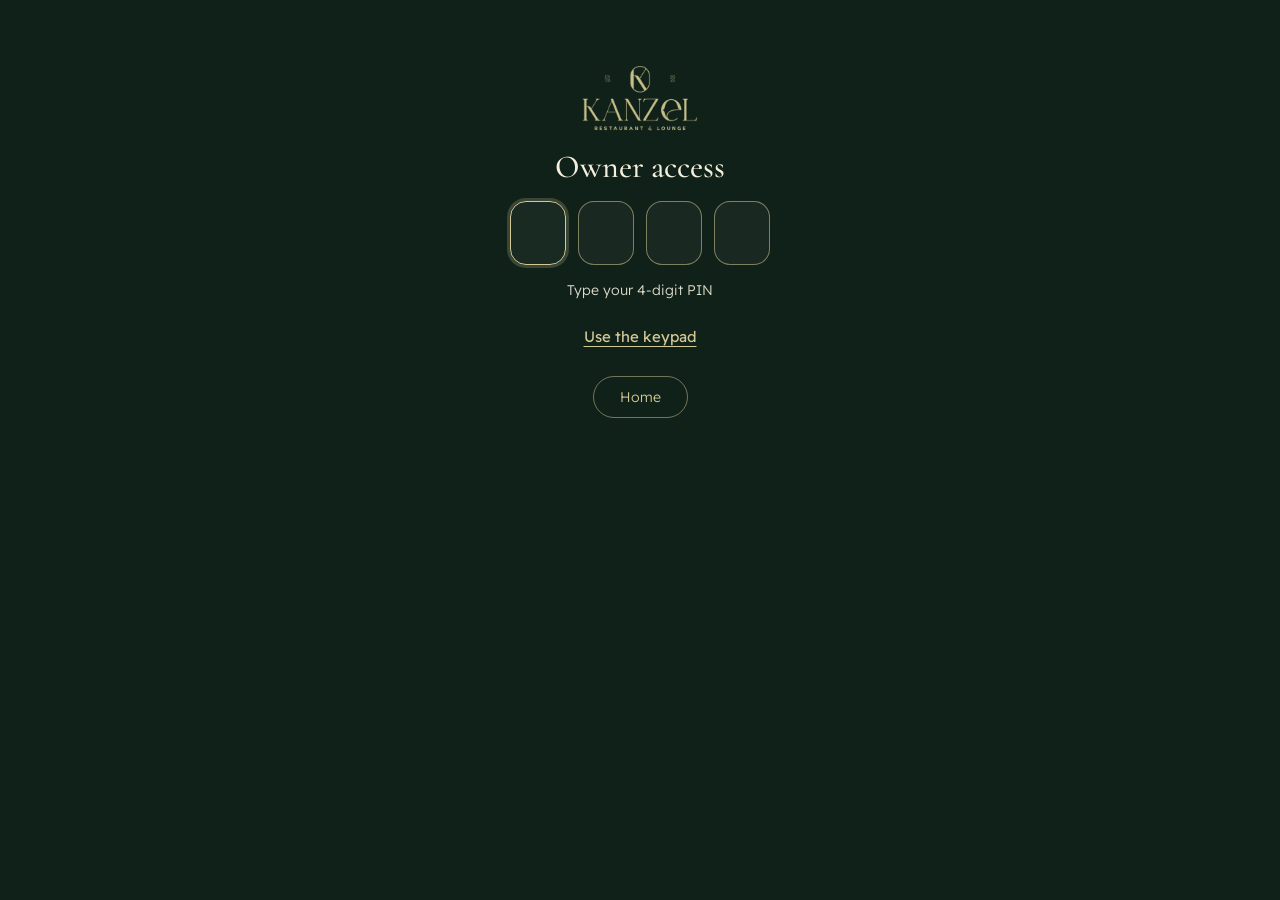
<file: admin.html>
<!DOCTYPE html>
<html lang="en" dir="ltr">
<head>
<meta charset="utf-8">
<meta name="viewport" content="width=device-width, initial-scale=1, viewport-fit=cover">
<link rel="manifest" href="manifest.json">
<meta name="theme-color" content="#10211a">
<meta name="robots" content="noindex, nofollow">
<link rel="icon" href="icon-192.png">
<link rel="apple-touch-icon" href="apple-touch-icon.png">
<meta name="mobile-web-app-capable" content="yes">
<meta name="apple-mobile-web-app-capable" content="yes">
<meta name="apple-mobile-web-app-status-bar-style" content="black-translucent">
<meta name="apple-mobile-web-app-title" content="Kanzel">
<title>Kanzel Owner</title>
<link rel="preconnect" href="https://fonts.googleapis.com">
<link rel="preconnect" href="https://fonts.gstatic.com" crossorigin>
<link href="https://fonts.googleapis.com/css2?family=Cormorant+Garamond:ital,wght@0,500;0,600;1,500&family=Readex+Pro:wght@300;400;500&display=swap" rel="stylesheet">
<link rel="stylesheet" href="staff.css">
<style>
/* ===== Owner dashboard (v44) ===== */
:root{--line:rgba(211,201,148,.2);--line2:rgba(211,201,148,.38);--mut:rgba(244,239,221,.72);--card:#ffffff0a}
.wrap{max-width:1040px}
.bar,.mh{max-width:1040px;margin:0 auto}
.mh h1{font-size:clamp(34px,9vw,46px)}
.mh p{font-size:14px;color:var(--mut)}
.mh .dt{display:block;margin-top:2px;font-size:12.5px;opacity:.8}

/* main navigation: sticky segmented control with icons */
.anav{position:sticky;top:env(safe-area-inset-top,0px);z-index:6;margin-top:14px;padding:10px 16px;background:rgba(16,33,26,.94);-webkit-backdrop-filter:blur(10px);backdrop-filter:blur(10px);border-bottom:1px solid transparent;transition:border-color .2s}
.anav.stuck{border-bottom-color:var(--line)}
.anav .in{max-width:680px;margin:0 auto;display:grid;grid-template-columns:repeat(4,1fr);gap:4px;padding:4px;border-radius:99px;background:#ffffff0d;border:1px solid var(--line)}
.anav button{display:flex;align-items:center;justify-content:center;gap:8px;height:42px;border-radius:99px;font-size:14px;color:var(--mut);transition:background .2s,color .2s}
.anav button svg{width:18px;height:18px;flex:none}@media(max-width:560px){.anav button{flex-direction:column;gap:2px;height:52px;font-size:11.5px}.anav .in{border-radius:26px}}
.anav button.on{background:var(--gold);color:var(--forest);font-weight:500}
.page{max-width:680px;margin:0 auto}
.page.wide{max-width:1040px}

/* range chips */
.chips{display:flex;gap:6px;padding:16px 16px 0;overflow-x:auto;scrollbar-width:none}.chips::-webkit-scrollbar{display:none}
.chip{flex:none;padding:8px 15px;border-radius:99px;border:1px solid var(--line2);font-size:13px;color:var(--mut);transition:background .2s}
.chip.on{background:#d3c9942b;color:var(--gold);border-color:var(--gold)}
.sp{flex:1}

/* hero: sales */
.hero2{position:relative;margin:14px 16px 0;padding:20px 20px 16px;border-radius:30px 10px 30px 30px;border:1px solid var(--line2);background:radial-gradient(120% 140% at 0% 0%,rgba(211,201,148,.2),rgba(211,201,148,.04) 55%,transparent),#ffffff08;overflow:hidden}
.hero2 .k{display:flex;align-items:center;justify-content:space-between;gap:10px;font-size:12px;letter-spacing:.14em;text-transform:uppercase;color:var(--gold)}
[dir=rtl] .hero2 .k{letter-spacing:0;font-size:13px;text-transform:none}
.hero2 .big{display:flex;align-items:baseline;gap:8px;margin-top:8px;font:500 clamp(44px,13vw,64px)/1 var(--serif);color:var(--cream);font-variant-numeric:lining-nums}
.hero2 .big small{font:400 14px var(--sans);color:var(--mut);letter-spacing:.06em}
.hero2 .sub2{margin-top:8px;display:flex;flex-wrap:wrap;gap:8px 14px;align-items:center;font-size:13px;color:var(--mut)}
.dl{display:inline-flex;align-items:center;gap:5px;padding:3px 10px;border-radius:99px;font:500 12.5px var(--sans);background:#ffffff12;color:var(--mut)}
.dl.up{background:rgba(143,209,158,.16);color:var(--ok)}.dl.dn{background:rgba(229,154,143,.16);color:var(--bad)}
.dl svg{width:11px;height:11px}
.spark{display:flex;align-items:flex-end;gap:3px;height:92px;margin-top:18px;direction:ltr}
.spark i{flex:1;min-width:2px;border-radius:5px 5px 2px 2px;background:rgba(211,201,148,.34);transition:background .2s,height .5s cubic-bezier(.2,.7,.2,1)}
.spark i.pk{background:var(--gold)}
.spark i.z{background:rgba(211,201,148,.12)}
.spark i.now{box-shadow:0 0 0 1.5px var(--gold) inset}
.sax{display:flex;justify-content:space-between;margin-top:6px;font-size:11px;color:var(--mut);direction:ltr}
.hero2 .empty-s{margin-top:14px;font-size:13px;color:var(--mut)}

/* live strip */
.live{margin:12px 16px 0;padding:12px 14px;border-radius:20px;border:1px solid var(--line);background:var(--card);display:flex;align-items:center;gap:14px;flex-wrap:wrap}
.live .lt{display:flex;align-items:center;gap:8px;font-size:12px;letter-spacing:.12em;text-transform:uppercase;color:var(--mut)}
[dir=rtl] .live .lt{letter-spacing:0;font-size:13px;text-transform:none}
.live .lv{display:flex;align-items:center;gap:7px;font-size:13.5px}
.live .lv b{font:500 18px var(--serif);color:var(--gold)}
.live .pd{width:8px;height:8px;border-radius:50%;background:rgba(244,239,221,.3)}
.live .pd.on{background:var(--ok);animation:pl 1.4s infinite}
@keyframes pl{50%{opacity:.3;transform:scale(.7)}}
.live a{margin-inline-start:auto;font-size:12.5px;color:var(--gold);border-bottom:1px solid var(--line2);padding-bottom:1px}

/* KPI cards */
.kpis{display:grid;grid-template-columns:repeat(2,1fr);gap:10px;padding:12px 16px 0}
.kpi{position:relative;padding:14px 14px 13px;border-radius:22px 8px 22px 22px;border:1px solid var(--line);background:var(--card)}
.kpi .ic{display:grid;place-items:center;width:32px;height:32px;border-radius:50%;background:#d3c9941f;color:var(--gold)}
.kpi .ic svg{width:17px;height:17px}
.kpi b{display:block;margin-top:10px;font:500 30px/1 var(--serif);color:var(--cream)}
.kpi span{display:block;margin-top:4px;font-size:12.5px;color:var(--mut)}
.kpi .dl{position:absolute;top:12px;inset-inline-end:12px;padding:2px 8px;font-size:11.5px}

/* panels */
.grid2{display:grid;grid-template-columns:1fr;gap:0;align-items:start}
.pnl{margin:12px 16px 0;padding:16px 16px 14px;border-radius:24px;border:1px solid var(--line);background:var(--card)}
.pnl h2{display:flex;align-items:center;justify-content:space-between;gap:10px;font:500 24px/1.1 var(--serif);margin-bottom:12px}
.pnl h2 small{font:400 12px var(--sans);color:var(--mut)}
.pnl .hint{margin-top:10px;font-size:12.5px;color:var(--mut)}
.pnl .none{padding:14px 4px;text-align:center;font-size:13px;color:var(--mut)}
.rk{display:grid;grid-template-columns:22px minmax(0,1fr) auto;gap:4px 12px;align-items:center;padding:9px 0;border-top:1px solid var(--line)}
.rk:first-of-type{border-top:0;padding-top:2px}
.rk .n{display:grid;place-items:center;width:22px;height:22px;border-radius:50%;background:#ffffff10;font:500 11.5px var(--sans);color:var(--mut)}
.rk:nth-of-type(-n+3) .n{background:var(--gold);color:var(--forest)}
.rk .nm{font-size:14px;overflow:hidden;text-overflow:ellipsis;white-space:nowrap}
.rk .v{font:500 13.5px var(--sans);color:var(--gold);text-align:end;white-space:nowrap}
.rk .tr{grid-column:2/-1;height:5px;border-radius:99px;background:#ffffff12;overflow:hidden}
.rk .tr i{display:block;height:100%;border-radius:99px;background:linear-gradient(90deg,rgba(211,201,148,.55),var(--gold))}
.rk .sv{grid-column:2/-1;font-size:11.5px;color:var(--mut);margin-top:-2px}

/* stacked share bar */
.share{display:flex;height:14px;border-radius:99px;overflow:hidden;gap:2px;direction:ltr}
.share i{display:block;height:100%}
.leg{display:grid;grid-template-columns:1fr 1fr;gap:8px 12px;margin-top:14px}
.leg div{display:flex;align-items:center;gap:8px;font-size:12.5px;min-width:0}
.leg i{flex:none;width:9px;height:9px;border-radius:3px}
.leg span{overflow:hidden;text-overflow:ellipsis;white-space:nowrap;flex:1}
.leg b{font-weight:500;color:var(--gold)}

/* hour + weekday charts */
.cols{display:flex;align-items:flex-end;gap:3px;height:110px;direction:ltr}
.cols>div{flex:1;display:flex;flex-direction:column;justify-content:flex-end;align-items:center;height:100%;min-width:0}
.cols i{display:block;width:100%;border-radius:5px 5px 2px 2px;background:rgba(211,201,148,.34);min-height:3px}
.cols .pk i{background:var(--gold)}.cols .z i{background:rgba(211,201,148,.12)}
.cols span{margin-top:6px;font-size:10px;color:var(--mut);height:13px;white-space:nowrap}
.cols.wk{gap:8px}.cols.wk span{font-size:11.5px}
.callout{display:flex;align-items:center;gap:10px;margin-top:14px;padding:10px 12px;border-radius:14px;background:#d3c9941a;font-size:13px}
.callout svg{width:18px;height:18px;color:var(--gold);flex:none}
.callout b{color:var(--gold);font-weight:500}

/* highlights */
.hl{display:grid;gap:10px}
.hl div{display:flex;align-items:center;gap:12px;font-size:13.5px}
.hl .ic{flex:none;display:grid;place-items:center;width:34px;height:34px;border-radius:50%;background:#d3c9941f;color:var(--gold)}
.hl .ic svg{width:17px;height:17px}
.hl small{display:block;font-size:11.5px;color:var(--mut)}

/* service speed */
.spd{display:grid;grid-template-columns:1fr 1fr;gap:10px}
.spd>div{padding:12px;border-radius:16px;background:#ffffff08;border:1px solid var(--line)}
.spd b{display:block;font:500 28px/1 var(--serif);color:var(--cream)}
.spd b small{font:400 12px var(--sans);color:var(--mut);margin-inline-start:4px}
.spd span{display:block;margin-top:6px;font-size:12px;color:var(--mut)}

.foot2{margin:18px 22px 0;font-size:12.5px;color:var(--mut);line-height:1.7;text-align:center}

/* menu editor */
.mstat{display:flex;flex-wrap:wrap;gap:8px;padding:14px 16px 0}
.mstat .pill{background:#ffffff08}
.msearch{position:relative;margin:12px 16px 0}
.msearch svg{position:absolute;top:50%;inset-inline-start:14px;width:18px;height:18px;transform:translateY(-50%);color:var(--gold);pointer-events:none}
.msearch input{padding-inline-start:42px;border-radius:99px;font-size:16px}
.cat{margin:10px 16px 0}
.cat>summary{padding:14px 16px;font:500 22px var(--serif)}
.cat>summary .r{display:flex;align-items:center;gap:8px}
.cat>summary .chv,.dtop .chv{flex:none;width:8px;height:8px;border:solid var(--gold);border-width:0 1.5px 1.5px 0;transform:rotate(45deg);transition:transform .25s;margin-inline:4px}
.cat[open]>summary .chv,.drow.ex .dtop .chv{transform:rotate(-135deg)}
.cat .cb{padding:0 12px 14px}
.cfld{padding:0 4px 6px}
.drow{margin-top:8px;border-radius:18px;background:#ffffff08;border:1px solid var(--line);transition:background .2s,border-color .2s}
.drow.ex{background:#ffffff0d;border-color:var(--line2)}
.drow.off .dtop .ph,.drow.off .dm{opacity:.5}
.dtop{display:flex;align-items:center;gap:12px;padding:10px 12px;cursor:pointer;border-radius:18px}
.dtop:focus-visible{outline:2px solid var(--gold);outline-offset:-2px}
.dtop .ph{width:46px;height:46px;border-radius:12px;font-size:18px}
.dm{flex:1;min-width:0}
.dm b{display:block;font:500 14.5px/1.25 var(--sans);overflow:hidden;text-overflow:ellipsis;white-space:nowrap}
.dm span{display:block;margin-top:2px;font-size:12.5px;color:var(--gold)}
.dm em{font-style:normal;color:var(--bad)}
.dtop .sw{margin:0;flex:none}
.dbody{display:none;padding:2px 14px 14px;border-top:1px solid var(--line)}
.drow.ex .dbody{display:block}
.drow.hide,.cat.hide{display:none}
.dbody .tools{margin-top:14px}
.addrow{display:flex;gap:8px;margin-top:12px}
.addrow .btn{margin:0}

/* settings */
.set{margin:12px 16px 0;padding:16px;border-radius:24px;border:1px solid var(--line);background:var(--card)}
.set h2{display:flex;align-items:center;gap:10px;font:500 24px var(--serif)}
.set h2 .ic{display:grid;place-items:center;width:32px;height:32px;border-radius:50%;background:#d3c9941f;color:var(--gold)}
.set h2 .ic svg{width:17px;height:17px}
.set .d{margin-top:6px;font-size:13px;color:var(--mut);line-height:1.6}
.set .fld:first-of-type{margin-top:14px}
.g1{display:grid;grid-template-columns:1fr;gap:0}
.pw{position:relative}
.pw input{padding-inline-end:70px;letter-spacing:.3em;font-size:16px}
.pw button{position:absolute;top:50%;inset-inline-end:10px;transform:translateY(-50%);padding:6px 10px;border-radius:99px;font-size:12px;color:var(--gold);border:1px solid var(--line2)}
.danger{border-color:rgba(229,154,143,.28)}
.btn svg{width:16px;height:16px;vertical-align:-3px;margin-inline-end:6px}

.skl2{margin:12px 16px 0;height:120px;border-radius:24px;background:linear-gradient(100deg,#ffffff0a 30%,#ffffff1c 50%,#ffffff0a 70%) 0 0/200% 100%;animation:kzsh 1.2s linear infinite}

@media(min-width:560px){.kpis{grid-template-columns:repeat(3,1fr)}}
@media(min-width:900px){
 .grid2{display:block;column-count:2;column-gap:0}
 .grid2 .pnl{margin-inline:16px;break-inside:avoid}
 .kpis{grid-template-columns:repeat(6,1fr)}
 .page.wide .hero2,.page.wide .live{margin-inline:16px}
}
@media(prefers-reduced-motion:reduce){.spark i,.live .pd.on{transition:none;animation:none}}

/* table QR tab */
.tqg{display:grid;grid-template-columns:repeat(auto-fill,minmax(168px,1fr));gap:12px;margin:12px 16px 0}
.tqc{padding:12px;border-radius:22px 8px 22px 22px;background:var(--card);border:1px solid var(--line)}
.tqc canvas{display:block;width:100%;height:auto;border-radius:10px;background:#10211a}
.tqc .fld{margin-top:10px}.tqc .tools{margin-top:10px}
/* waiter + cancelled reports */
.pnl.full{grid-column:1/-1}
.wlist{display:grid;gap:14px;margin-top:10px}
.wr .wh{display:flex;justify-content:space-between;gap:10px;align-items:baseline}.wr .wh b{font:500 16px var(--sans)}.wr .wh span{color:var(--gold);font-size:14px}
.wr .tr{height:6px;border-radius:99px;background:#ffffff14;margin:7px 0 9px;overflow:hidden}.wr .tr i{display:block;height:100%;background:var(--gold);border-radius:99px}
.wm{display:flex;flex-wrap:wrap;gap:6px 18px}.wm span{font-size:12.5px;color:var(--mut)}.wm i{font-style:normal;font-weight:500;color:var(--cream);margin-inline-end:5px}.wm .bd i{color:var(--bad)}
.sub3{font:400 13px var(--sans);color:var(--mut);margin:12px 0 4px}
.cl{margin-top:12px;border-top:1px solid var(--line)}.cl>div{display:grid;grid-template-columns:auto 1fr auto;gap:10px;align-items:baseline;padding:9px 0;border-bottom:1px solid var(--line);font-size:13px}.cl b{font-weight:500}.cl span{color:var(--mut)}.cl i{font-style:normal;color:var(--gold)}
em.so{color:var(--bad);font-style:normal}
.btn.ghost.on{border-color:var(--bad);color:var(--bad)}
@media print{.tqg{display:none}}
.hid{display:none!important}
</style>
</head>
<body>
<div class="wrap" id="app" hidden>
 <div class="bar">
  <a class="rnd" id="back" href="/" data-go="index"><svg viewBox="0 0 24 24" fill="none" stroke="currentColor" stroke-width="1.6" stroke-linecap="round" stroke-linejoin="round"><path d="M15 5l-7 7 7 7"/></svg></a>
  <img src="logo.png" alt="Kanzel">
  <div class="g">
   <button class="rnd" id="lock" aria-label="Lock"><svg viewBox="0 0 24 24" fill="none" stroke="currentColor" stroke-width="1.5" stroke-linecap="round" stroke-linejoin="round"><rect x="5" y="10.5" width="14" height="9.5" rx="2"/><path d="M8 10.5V8a4 4 0 018 0v2.5"/></svg></button>
   <button class="rnd" id="lang" aria-label="Language"><svg viewBox="0 0 24 24" fill="none" stroke="currentColor" stroke-width="1.4" stroke-linecap="round" stroke-linejoin="round" aria-hidden="true"><circle cx="12" cy="12" r="9.5"/><ellipse cx="12" cy="12" rx="4.2" ry="9.5"/><path d="M2.5 12h19M4 7.2c2.2 1.3 4.9 2 8 2s5.8-.7 8-2M4 16.8c2.2-1.3 4.9-2 8-2s5.8.7 8 2"/></svg></button>
  </div>
 </div>
 <div class="mh"><h1 id="h1"></h1><p id="sub"></p></div>
 <div class="anav" id="anav"><div class="in" id="tabs" role="tablist"></div></div>
 <div id="view"><div class="skl2"></div><div class="skl2"></div></div>
</div>
<script src="menu.js"></script>
<script src="qr.js"></script>
<script src="kz.js"></script>
<script src="tqr.js"></script>
<script>
const $=s=>document.querySelector(s),esc=KZ.esc,fmt=KZ.fmt;
let imp={open:false,txt:"",mode:"replace"};
let lang=KZ.lang(),tab="reports",range="7",raw=null,open=new Set([0]),openD=new Set(),mq="",tmT=0,tmS=0;

/* ---------- text ---------- */
const T={en:{h1:"Owner dashboard",
 gM:"Good morning",gA:"Good afternoon",gE:"Good evening",gN:"Good night",gSub:"Here is how Kanzel is doing.",
 reports:"Reports",menu:"Menu",settings:"Settings",r1:"Today",r7:"7 days",r30:"30 days",rall:"All time",
 cmp1:"vs yesterday",cmp7:"vs previous 7 days",cmp30:"vs previous 30 days",sales:"Sales",salesNote:"before service and tax",
 orders:"Orders",avg:"Avg. order",items:"Items sold",bookings:"Bookings",events:"Event requests",calls:"Table calls",new:"new",
 live:"Right now",liveO:"active orders",liveC:"open calls",openW:"Waiter screen",
 top:"Top dishes",topH:"Most ordered this period",sold:"sold",hours:"Busiest hours",hoursH:"Orders by hour of day",days:"Busiest days",daysH:"Orders by day of week",
 tables:"Top tables",speed:"Service speed",toConfirm:"Order to confirmation",toServe:"Order to delivery",
 cats:"Sales by category",other:"Other",hi:"Highlights",hiPeak:"Busiest hour",hiDay:"Best day",hiTop:"Most ordered",hiBasket:"Items per order",
 peak:"Peak",ordersW:"orders",minU:"min",egp:"EGP",table:"Table",
 none:"Nothing here yet",noOrders:"No orders in this period yet. They will show here as guests order from their tables.",
 taxNote:"Sales are before 12% service and 14% tax.",
 cat:"Category",catEn:"Name (English)",catAr:"Name (Arabic)",dishEn:"Dish name (English)",dishAr:"Dish name (Arabic)",price:"Price",
 dEn:"Description (English)",dAr:"Description (Arabic)",avail:"Available to guests",photo:"Add photo",rmPhoto:"Remove photo",
 add:"Add dish",addCat:"Add category",del:"Delete",delSure:"Tap again to delete",up:"Up",down:"Down",dishes:"dishes",newDish:"New dish",newCat:"New category",
 hidden:"Hidden",mCats:"categories",mDishes:"dishes",mHidden:"hidden",search:"Search dishes",noMatch:"No dish matches your search.",
 imp:"Import / export menu",impH:"Paste your menu from Excel or Google Sheets, or paste JSON, or choose a file. First row = column names:",impCols:"category_en, category_ar, name_en, name_ar, price, desc_en, desc_ar",
 impMode:"Import mode",impRep:"Replace the whole menu",impAdd:"Add to the current menu",impGo:"Import now",impExp:"Show current menu as CSV",impDl:"Download CSV",impFile:"Choose a file",
 impNone:"Nothing to import yet.",impBad:"Couldn’t read this text. Check the column names.",impDone:"Menu imported",impClose:"Close", saved:"Saved",full:"Couldn’t save: storage is full. Use a smaller photo.",invalid:"Not saved yet: every dish and category needs an English and an Arabic name.",imgErr:"Couldn’t read this image. Try a JPG or PNG.",mapsBad:"The link must start with https://",resetMenu:"Reset menu to default",resetSure:"Tap again to reset",
 sGuest:"Guest rating",maps:"Google Maps review link",mapsH:"Opens when a guest taps the rating button after their meal. Paste your place link from Google Maps (Share, then Copy link).",
 sWait:"Waiters",sWaitD:"Each waiter picks their name after typing the staff PIN. The waiter who confirms an order keeps it until it is served.",wEn:"Name (English)",wAr:"Name (Arabic)",wAdd:"Add waiter",waH:"WhatsApp numbers",waD:"Shown on the home page and used for event requests. Write each number with the country code, e.g. 201012345678.",waBad:"WhatsApp numbers must be 10 to 15 digits",hideW:"Hide the waiter sales ranking on the dashboard",demoH:"Demo data",demoD:"For the presentation only: fills the dashboard with sample orders, bookings and calls. Remove it before handing over.",demoLoad:"Load demo data",demoClear:"Clear demo data",demoDone:"Demo data loaded",demoGone:"Demo data cleared",wDel:"Remove",wMin:"Keep at least one waiter, each with a name",sAccess:"Access",sAccessD:"Four digits each. Change them if a staff member leaves.",sPin:"Staff PIN (waiter and reception)",aPin:"Owner PIN (this page)",pinH:"4 digits",save:"Save settings",pinBad:"PINs must be exactly 4 digits",show:"Show",hide:"Hide",
 data:"Data",dataD:"Everything is stored on this device for now. Export a copy from time to time.",export:"Export all data",exportO:"Export orders (CSV)",clearData:"Clear orders, bookings and calls",clearSure:"Tap again to clear",cleared:"Cleared",noOrdersX:"No orders to export yet.",
 note:"The PIN protects the page on this device only. Real protection arrives with the backend.",lock:"Lock",back:"Back",langA:"العربية",
 tabTables:"Table QR",tqStyle:"Card style",tqDark:"Dark (stands, print shop)",tqLight:"Light (office printer, saves ink)",tqH:"Table QR codes",tqSub:"One code per table. Print them, stick one on each table: the guest scans it and the ordering page opens already set to that table number.",siteUrl:"Website address",addT:"Add table",printAll:"Print all",dl:"Download",tLabel:"Table number or name",dup:"Already used",urlBad:"The address must start with https://",qrNote:"Print on A4: 4 codes per page. If you change the website address, print the codes again.",
 wRep:"Waiters",wRepH:"Performance of each waiter",wOrders:"orders",wSales:"sales",wConf:"to confirm",wServe:"to serve",wCanc:"declined / cancelled",wNone:"Orders will show here once waiters start confirming them.",
 cancH:"Declined and cancelled",cancTop:"Why orders were stopped",rej:"Declined",canc:"Cancelled",by:"by",noReason:"No reason",
 soldOut:"Sold out",soldMark:"Mark sold out",soldBack:"Back in stock",soldNote:"Waiters can also mark a dish sold out from their screen.",itemNote:"Note"},
 ar:{h1:"لوحة المالك",
 gM:"صباح الخير",gA:"نهارك سعيد",gE:"مساء الخير",gN:"تصبح على خير",gSub:"دي حالة كنزل دلوقتي.",
 reports:"التقارير",menu:"المنيو",settings:"الإعدادات",r1:"النهارده",r7:"7 أيام",r30:"30 يوم",rall:"من البداية",
 cmp1:"مقارنة بإمبارح",cmp7:"مقارنة بآخر 7 أيام قبلها",cmp30:"مقارنة بآخر 30 يوم قبلها",sales:"المبيعات",salesNote:"قبل الخدمة والضريبة",
 orders:"الطلبات",avg:"متوسط الطلب",items:"أصناف اتباعت",bookings:"الحجوزات",events:"طلبات المناسبات",calls:"نداءات الترابيزات",new:"جديد",
 live:"دلوقتي",liveO:"طلب شغال",liveC:"نداء مفتوح",openW:"شاشة الويتر",
 top:"أكتر الأطباق طلبًا",topH:"الأكتر طلبًا في الفترة دي",sold:"اتباع",hours:"أوقات الزحمة",hoursH:"الطلبات حسب ساعات اليوم",days:"أيام الزحمة",daysH:"الطلبات حسب أيام الأسبوع",
 tables:"أكتر الترابيزات",speed:"سرعة الخدمة",toConfirm:"من الطلب للتأكيد",toServe:"من الطلب للتسليم",
 cats:"المبيعات حسب القسم",other:"أخرى",hi:"أهم الملاحظات",hiPeak:"ساعة الذروة",hiDay:"أحسن يوم",hiTop:"الأكتر طلبًا",hiBasket:"أصناف في الطلب",
 peak:"الذروة",ordersW:"طلب",minU:"دقيقة",egp:"ج.م",table:"ترابيزة",
 none:"لسه مفيش حاجة",noOrders:"مفيش طلبات في الفترة دي لسه. هتظهر هنا أول ما الضيوف يطلبوا من ترابيزاتهم.",
 taxNote:"المبيعات قبل 12% خدمة و14% ضريبة.",
 cat:"القسم",catEn:"الاسم (إنجليزي)",catAr:"الاسم (عربي)",dishEn:"اسم الطبق (إنجليزي)",dishAr:"اسم الطبق (عربي)",price:"السعر",
 dEn:"الوصف (إنجليزي)",dAr:"الوصف (عربي)",avail:"متاح للضيوف",photo:"أضف صورة",rmPhoto:"شيل الصورة",
 add:"أضف طبق",addCat:"أضف قسم",del:"حذف",delSure:"دوس تاني للحذف",up:"فوق",down:"تحت",dishes:"أطباق",newDish:"طبق جديد",newCat:"قسم جديد",
 hidden:"مخفي",mCats:"قسم",mDishes:"طبق",mHidden:"مخفي",search:"ابحث في الأطباق",noMatch:"مفيش طبق بالاسم ده.",
 imp:"استيراد وتصدير المنيو",impH:"الصق المنيو من Excel أو Google Sheets، أو الصق JSON، أو اختار ملف. أول صف = أسماء الأعمدة:",impCols:"category_en, category_ar, name_en, name_ar, price, desc_en, desc_ar",
 impMode:"طريقة الاستيراد",impRep:"استبدل المنيو كله",impAdd:"أضف على المنيو الحالي",impGo:"استورد دلوقتي",impExp:"اعرض المنيو الحالي كـ CSV",impDl:"حمّل CSV",impFile:"اختار ملف",
 impNone:"مفيش حاجة للاستيراد لسه.",impBad:"معرفناش نقرأ النص ده. راجع أسماء الأعمدة.",impDone:"المنيو اتستورد",impClose:"قفل", saved:"اتحفظ",full:"معرفناش نحفظ: المساحة خلصت. استخدم صورة أصغر.",invalid:"لسه متحفظش: كل طبق وقسم محتاج اسم عربي واسم إنجليزي.",imgErr:"معرفناش نقرأ الصورة دي. جرّب JPG أو PNG.",mapsBad:"اللينك لازم يبدأ بـ https://",resetMenu:"رجّع المنيو للأصل",resetSure:"دوس تاني للرجوع",
 sGuest:"تقييم الضيوف",maps:"لينك تقييم جوجل ماب",mapsH:"بيفتح لما الضيف يدوس على زر التقييم بعد الأكل. الصق لينك مكانك من جوجل ماب (مشاركة ثم نسخ الرابط).",
 sWait:"الويترز",sWaitD:"كل ويتر بيختار اسمه بعد ما يكتب رقم الموظفين. الويتر اللي بيأكد الطلب هو اللي بيكمله لحد ما يتسلّم.",wEn:"الاسم بالإنجليزي",wAr:"الاسم بالعربي",wAdd:"أضف ويتر",waH:"أرقام الواتساب",waD:"بتظهر في الصفحة الرئيسية وبتتبعت عليها طلبات المناسبات. اكتب الرقم بكود الدولة، مثل 201012345678.",waBad:"رقم الواتساب لازم يكون من 10 لـ 15 رقم",hideW:"إخفاء ترتيب مبيعات الويترز من الداشبورد",demoH:"بيانات تجريبية",demoD:"للعرض التجريبي بس: بتملا الداشبورد بطلبات وحجوزات ونداءات وهمية. امسحها قبل التسليم.",demoLoad:"تحميل بيانات تجريبية",demoClear:"مسح البيانات التجريبية",demoDone:"اتحملت البيانات التجريبية",demoGone:"اتمسحت البيانات التجريبية",wDel:"شيل",wMin:"لازم يفضل ويتر واحد على الأقل وليه اسم",sAccess:"الدخول",sAccessD:"4 أرقام لكل واحد. غيّرهم لو حد من الموظفين سابك.",sPin:"رقم الموظفين (الويتر والريسبشن)",aPin:"رقم المالك (الصفحة دي)",pinH:"4 أرقام",save:"احفظ الإعدادات",pinBad:"الرقم لازم يكون 4 أرقام بالظبط",show:"إظهار",hide:"إخفاء",
 data:"البيانات",dataD:"كل حاجة متخزنة على الجهاز ده دلوقتي. صدّر نسخة من وقت للتاني.",export:"صدّر كل البيانات",exportO:"صدّر الطلبات (CSV)",clearData:"امسح الطلبات والحجوزات والنداءات",clearSure:"دوس تاني للمسح",cleared:"اتمسح",noOrdersX:"مفيش طلبات تتصدّر لسه.",
 note:"الرقم السري بيحمي الصفحة على الجهاز ده بس. الحماية الحقيقية هتيجي مع الباك إند.",lock:"قفل",back:"رجوع",langA:"English",
 tabTables:"QR الترابيزات",tqStyle:"شكل الكارت",tqDark:"غامق (ستاند، مطبعة)",tqLight:"فاتح (طابعة عادية، يوفر حبر)",tqH:"أكواد QR للترابيزات",tqSub:"كود لكل ترابيزة. اطبعهم والصق كود على كل ترابيزة: الضيف بيمسحه وصفحة الطلب بتفتح على رقم ترابيزته على طول.",siteUrl:"عنوان الموقع",addT:"أضف ترابيزة",printAll:"اطبع الكل",dl:"حمّل",tLabel:"رقم أو اسم الترابيزة",dup:"مستخدم قبل كده",urlBad:"العنوان لازم يبدأ بـ https://",qrNote:"الطباعة A4: 4 أكواد في الصفحة. لو غيّرت عنوان الموقع اطبع الأكواد تاني.",
 wRep:"الويترز",wRepH:"أداء كل ويتر",wOrders:"طلب",wSales:"مبيعات",wConf:"للتأكيد",wServe:"للتسليم",wCanc:"مرفوض / ملغي",wNone:"الطلبات هتظهر هنا أول ما الويترز يبدأوا يأكدوها.",
 cancH:"المرفوض والملغي",cancTop:"أسباب إيقاف الطلبات",rej:"مرفوض",canc:"ملغي",by:"بواسطة",noReason:"من غير سبب",
 soldOut:"نفد",soldMark:"علّم إنه نفد",soldBack:"رجع متاح",soldNote:"الويتر كمان يقدر يعلّم الصنف إنه نفد من شاشته.",itemNote:"ملاحظة"}};
const t=()=>T[lang];
function toast(m,err){KZ.toast(m,err)}
/* two-tap confirm instead of confirm() */
function arm(b,label,fn){if(b.dataset.armed){clearTimeout(+b.dataset.armed);fn();return}
 const old=b.textContent;b.textContent=label;b.dataset.armed=setTimeout(()=>{b.textContent=old;delete b.dataset.armed},4000)}

/* ---------- icons ---------- */
const I={
 receipt:'<path d="M6 3h12v18l-3-2-3 2-3-2-3 2zM9 8h6M9 12h6"/>',
 coins:'<circle cx="12" cy="12" r="9"/><path d="M14.6 9.3c-.6-.8-1.5-1.3-2.6-1.3-1.5 0-2.6.8-2.6 2 0 2.6 5.2 1.3 5.2 4 0 1.2-1.2 2-2.6 2-1.2 0-2.1-.5-2.7-1.4M12 6.5V8m0 8v1.5"/>',
 bag:'<path d="M5 8h14l-1.2 11H6.2zM9 8V6a3 3 0 016 0v2"/>',
 cal:'<rect x="4" y="5" width="16" height="15" rx="2"/><path d="M4 10h16M8 3v4M16 3v4"/>',
 spark:'<path d="M12 3l1.8 5.2L19 10l-5.2 1.8L12 17l-1.8-5.2L5 10l5.2-1.8zM18 16l.7 1.8 1.8.7-1.8.7L18 21l-.7-1.8-1.8-.7 1.8-.7z"/>',
 bell:'<path d="M6 16v-5a6 6 0 0112 0v5l1.5 2h-15zM10 20.5a2 2 0 004 0"/>',
 dish:'<path d="M6.5 3v5a2.5 2.5 0 005 0V3M9 3v18M17 21V3c-2.5 1.5-3.5 4.5-3.5 7.5 0 1.8 1.2 3 3.5 3"/>',
 clock:'<circle cx="12" cy="12" r="9"/><path d="M12 7v5l3 2"/>',
 chart:'<path d="M3 20h18M6 20v-6M11 20V6M16 20v-9"/>',
 book:'<path d="M5 4h11a3 3 0 013 3v13H8a3 3 0 01-3-3zM5 17a3 3 0 013-3h11"/>',
 sliders:'<path d="M4 7h10M18 7h2M4 17h2M10 17h10"/><circle cx="16" cy="7" r="2"/><circle cx="8" cy="17" r="2"/>',
 search:'<circle cx="11" cy="11" r="6.5"/><path d="M16 16l4.5 4.5"/>',
 star:'<path d="M12 3.5l2.6 5.3 5.9.9-4.3 4.1 1 5.8L12 16.8 6.8 19.6l1-5.8L3.5 9.7l5.9-.9z"/>',
 key:'<circle cx="8" cy="15" r="4"/><path d="M11 12l9-9M16 7l3 3"/>',
 db:'<ellipse cx="12" cy="6" rx="7" ry="3"/><path d="M5 6v6c0 1.7 3.1 3 7 3s7-1.3 7-3V6M5 12v6c0 1.7 3.1 3 7 3s7-1.3 7-3v-6"/>',
 up:'<path d="M6 14l6-6 6 6"/>',dn:'<path d="M6 10l6 6 6-6"/>',
 dl:'<path d="M12 4v11M7 11l5 5 5-5M5 20h14"/>',
 qr:'<rect x="4" y="4" width="6" height="6" rx="1"/><rect x="14" y="4" width="6" height="6" rx="1"/><rect x="4" y="14" width="6" height="6" rx="1"/><path d="M14 14h2.5v2.5H14zM19.5 14v2.5M14 19.5h2.5M19 19.5h1"/>',
 users:'<circle cx="9" cy="8" r="3.2"/><path d="M3.5 19c.4-3.2 2.6-5 5.5-5s5.1 1.8 5.5 5M16 5.2a3 3 0 010 5.6M17.5 14.3c1.8.6 2.8 2.2 3 4.7"/>',
 ban:'<circle cx="12" cy="12" r="9"/><path d="M5.6 5.6l12.8 12.8"/>'};
const ic=(n,w)=>`<svg viewBox="0 0 24 24" fill="none" stroke="currentColor" stroke-width="${w||1.6}" stroke-linecap="round" stroke-linejoin="round" aria-hidden="true">${I[n]}</svg>`;

/* ---------- reports ---------- */
const DAY=864e5,sod=ts=>{const d=ts==null?new Date():new Date(ts);d.setHours(0,0,0,0);return d.getTime()};
const locale=()=>lang==="ar"?"ar-EG-u-nu-latn":"en-GB";
function bounds(){const s=sod();
 if(range==="1")return{from:s,prev:[s-DAY,s],cmp:"cmp1"};
 if(range==="7")return{from:s-6*DAY,prev:[s-13*DAY,s-6*DAY],cmp:"cmp7"};
 if(range==="30")return{from:s-29*DAY,prev:[s-59*DAY,s-29*DAY],cmp:"cmp30"};
 return{from:0,prev:null,cmp:""}}
const sum=O=>{const rev=O.reduce((a,o)=>a+(o.total||0),0),it=O.reduce((a,o)=>a+o.items.reduce((p,i)=>p+i.qty,0),0);return{n:O.length,rev,avg:O.length?Math.round(rev/O.length):0,it}};
function delta(cur,prev,hasPrev){if(!hasPrev)return"";
 if(!prev)return cur>0?`<span class="dl up">${t().new}</span>`:"";
 const p=Math.round((cur-prev)/prev*100);if(p===0)return`<span class="dl">0%</span>`;
 return`<span class="dl ${p>0?"up":"dn"}"><svg viewBox="0 0 12 12" fill="currentColor"><path d="${p>0?"M6 2l4.5 7h-9z":"M6 10L1.5 3h9z"}"/></svg>${Math.abs(p)}%</span>`}
const hr12=h=>`${h%12||12} ${lang==="ar"?(h<12?"ص":"م"):(h<12?"AM":"PM")}`;
const hrS=h=>`${h%12||12}${lang==="ar"?(h<12?"ص":"م"):(h<12?"a":"p")}`;
const dShort=ts=>new Date(ts).toLocaleDateString(locale(),{day:"numeric",month:"short"});
function series(O,b){/* sales buckets for the hero chart */
 if(range==="1"){const a=Array(24).fill(0);O.forEach(o=>a[cd(o.ts).getHours()]+=o.total||0);
  return{v:a,lab:i=>hr12(i),l0:hr12(0),l1:hr12(23),now:cd(Date.now()).getHours()}}
 let start=b.from;if(range==="all"){const m=Math.min(...O.map(o=>o.ts));start=sod(isFinite(m)?m:Date.now())}
 const span=Math.round((sod()-start)/DAY)+1,wk=span>45,n=wk?Math.ceil(span/7):span,a=Array(n).fill(0);
 O.forEach(o=>{const di=Math.round((sod(o.ts)-start)/DAY),i=Math.min(n-1,Math.max(0,wk?Math.floor(di/7):di));a[i]+=o.total||0});
 const at=i=>start+i*(wk?7:1)*DAY;
 return{v:a,lab:i=>dShort(at(i)),l0:dShort(at(0)),l1:dShort(at(n-1)),now:n-1}}
function bars(rows,unit){const m=Math.max(1,...rows.map(r=>r.v));
 return rows.map((r,i)=>`<div class="rk"><span class="n">${i+1}</span><span class="nm">${esc(r.name)}</span><span class="v">${r.label}</span><div class="tr"><i style="width:${Math.max(4,Math.round(r.v/m*100))}%"></i></div>${r.sub?`<div class="sv">${r.sub}</div>`:""}</div>`).join("")}
const PAL=["#d3c994","#8fd19e","#7fb6cf","#d99a7f","#b79ad9","#8d9482"];
function catMap(){const m={};KZ.menuRaw().forEach(c=>c[2].forEach(d=>{m[String(d[0]).toLowerCase()]=[c[0],c[1]]}));return m}
function reports(){const x=t(),ar=lang==="ar",b=bounds(),inR=o=>o.ts>=b.from,all=KZ.list("orders").filter(o=>o&&o.items&&o.ts);
 const D=all.filter(o=>inR(o)&&KZ.dead(o)),O=all.filter(o=>inR(o)&&!KZ.dead(o)),B=KZ.list("bookings").filter(inR),E=KZ.list("events").filter(inR),C=KZ.list("calls").filter(inR);
 const hasP=!!b.prev,P=hasP?all.filter(o=>o.ts>=b.prev[0]&&o.ts<b.prev[1]&&!KZ.dead(o)):[];
 const S=sum(O),PS=sum(P),PB=hasP?KZ.list("bookings").filter(o=>o.ts>=b.prev[0]&&o.ts<b.prev[1]).length:0;
 const ser=series(O,b),mx=Math.max(1,...ser.v),pkI=ser.v.indexOf(Math.max(...ser.v));
 const dish={},tb={},cat={},hr=Array(24).fill(0),wd=Array(7).fill(0),wdv=Array(7).fill(0),conf=[],serve=[],cm=catMap();
 O.forEach(o=>{o.items.forEach(i=>{const k=i.en,d=dish[k]||(dish[k]={en:i.en,ar:i.ar,q:0,v:0});d.q+=i.qty;d.v+=i.qty*i.price;
   const c=cm[String(i.en).toLowerCase()]||[x.other,x.other],ck=c[0],g=cat[ck]||(cat[ck]={n:c[ar?1:0],v:0});g.v+=i.qty*i.price});
  const g=tb[o.table]||(tb[o.table]={n:0,v:0});g.n++;g.v+=o.total||0;const dt=cd(o.ts);hr[dt.getHours()]++;wd[dt.getDay()]++;wdv[dt.getDay()]+=o.total||0;
  if(o.confirmedAt)conf.push((o.confirmedAt-o.ts)/6e4);if(o.servedAt)serve.push((o.servedAt-o.ts)/6e4)});
 const mean=a=>a.length?Math.round(a.reduce((p,c)=>p+c,0)/a.length):null,mc=mean(conf),ms=mean(serve);
 const topD=Object.values(dish).sort((a,b)=>b.q-a.q||b.v-a.v).slice(0,6).map(d=>({name:ar?d.ar:d.en,v:d.q,label:`${d.q} ${x.sold}`,sub:`${fmt(d.v)} ${x.egp}`}));
 const topT=Object.entries(tb).sort((a,b)=>b[1].v-a[1].v).slice(0,5).map(([k,v])=>({name:x.table+" "+k,v:v.v,label:`${fmt(v.v)} ${x.egp}`,sub:`${v.n} ${x.ordersW}`}));
 const cats=Object.values(cat).sort((a,b)=>b.v-a.v),ctot=cats.reduce((a,c)=>a+c.v,0)||1;
 const cs=cats.slice(0,5).map((c,i)=>({n:c.n,v:c.v,col:PAL[i]}));const rest=cats.slice(5).reduce((a,c)=>a+c.v,0);if(rest)cs.push({n:x.other,v:rest,col:PAL[5]});
 const hm=Math.max(...hr),hp=hr.indexOf(hm),wm=Math.max(1,...wd),order=[6,0,1,2,3,4,5];
 const wdName=d=>new Date(2024,0,7+d).toLocaleDateString(locale(),{weekday:"short"});
 const bestD=order.reduce((a,d)=>wdv[d]>wdv[a]?d:a,order[0]);
 const rname=O.length&&topD[0]?topD[0].name:"";
 const bk=O.length?(S.it/S.n).toFixed(1):"0";
 const now=Date.now(),active=all.filter(o=>o.status!=="served"&&!KZ.dead(o)&&now-o.ts<3*3600e3).length,openC=KZ.list("calls").filter(c=>!c.done).length;
 const rl={1:x.r1,7:x.r7,30:x.r30,all:x.rall}[range];
 /* per waiter: the waiter who confirmed / handled the order owns it; declined and cancelled orders count against whoever stopped them */
 const wk={},wget=(w)=>{const id=(w&&w.id)||"?";return wk[id]||(wk[id]={name:w?KZ.wname(w,lang):x.noReason,n:0,v:0,it:0,conf:[],serve:[],canc:0})};
 O.forEach(o=>{if(!o.waiter)return;const g=wget(o.waiter);g.n++;g.v+=o.total||0;g.it+=o.items.reduce((p,i)=>p+i.qty,0);if(o.confirmedAt)g.conf.push((o.confirmedAt-o.ts)/6e4);if(o.servedAt)g.serve.push((o.servedAt-o.ts)/6e4)});
 D.forEach(o=>{const w=o.reasonBy||o.waiter;if(w)wget(w).canc++});
 const WR=Object.values(wk).sort((a,b)=>b.v-a.v||b.n-a.n),wmx=Math.max(1,...WR.map(g=>g.v));
 const why={};D.forEach(o=>{const k=KZ.reasonText(o,lang)||x.noReason;why[k]=(why[k]||0)+1});
 const WHY=Object.entries(why).sort((a,b)=>b[1]-a[1]).slice(0,5),whm=Math.max(1,...WHY.map(r=>r[1]));
 const lastD=D.slice().sort((a,b)=>(b.endedAt||b.ts)-(a.endedAt||a.ts)).slice(0,5);
 const mn=a=>{const m=mean(a);return m==null?"–":m+" "+x.minU};
 const spark=O.length?`<div class="spark" role="img" aria-label="${x.sales}">${ser.v.map((v,i)=>`<i class="${v===0?"z":i===pkI?"pk":""}${i===ser.now&&range!=="all"?" now":""}" style="height:${Math.max(4,Math.round(v/mx*100))}%" title="${esc(ser.lab(i))}: ${fmt(v)} ${x.egp}"></i>`).join("")}</div><div class="sax"><span>${ser.l0}</span><span>${ser.l1}</span></div>`:`<p class="empty-s">${x.noOrders}</p>`;
 return`<div class="chips" role="group">${[["1",x.r1],["7",x.r7],["30",x.r30],["all",x.rall]].map(r=>`<button class="chip${range===r[0]?" on":""}" data-range="${r[0]}">${r[1]}</button>`).join("")}</div>
 <section class="hero2" aria-label="${x.sales}"><div class="k"><span>${x.sales} · ${rl}</span>${hasP?`<span class="dl-c">${x[b.cmp]}</span>`:""}</div>
  <div class="big">${fmt(S.rev)}<small>${x.egp}</small></div>
  <div class="sub2">${delta(S.rev,PS.rev,hasP)}<span>${S.n} ${x.ordersW}${S.n?` · ${x.avg} ${fmt(S.avg)}`:""}</span></div>${spark}</section>
 <div class="live"><span class="lt">${ic("clock",1.7).replace("<svg",'<svg width="15" height="15"')}${x.live}</span>
  <span class="lv"><i class="pd${active?" on":""}"></i><b>${active}</b>${x.liveO}</span><span class="lv"><i class="pd${openC?" on":""}"></i><b>${openC}</b>${x.liveC}</span>
  <a href="/waiter" data-go="waiter">${x.openW}</a></div>
 <div class="kpis">
  <div class="kpi"><span class="ic">${ic("receipt")}</span>${delta(S.n,PS.n,hasP)}<b>${S.n}</b><span>${x.orders}</span></div>
  <div class="kpi"><span class="ic">${ic("bag")}</span>${delta(S.avg,PS.avg,hasP)}<b>${fmt(S.avg)}</b><span>${x.avg} (${x.egp})</span></div>
  <div class="kpi"><span class="ic">${ic("dish")}</span>${delta(S.it,PS.it,hasP)}<b>${S.it}</b><span>${x.items}</span></div>
  <div class="kpi"><span class="ic">${ic("cal")}</span>${delta(B.length,PB,hasP)}<b>${B.length}</b><span>${x.bookings}</span></div>
  <div class="kpi"><span class="ic">${ic("spark")}</span><b>${E.length}</b><span>${x.events}</span></div>
  <div class="kpi"><span class="ic">${ic("bell")}</span><b>${C.length}</b><span>${x.calls}</span></div></div>
 <div class="grid2">
 ${O.length?`<section class="pnl"><h2>${x.hi}</h2><div class="hl">
  <div><span class="ic">${ic("clock")}</span><span><small>${x.hiPeak}</small>${hr12(hp)} – ${hr12((hp+1)%24)}</span></div>
  <div><span class="ic">${ic("cal")}</span><span><small>${x.hiDay}</small>${wdv[bestD]?wdName(bestD):"–"}</span></div>
  <div><span class="ic">${ic("star")}</span><span><small>${x.hiTop}</small>${esc(rname)}</span></div>
  <div><span class="ic">${ic("bag")}</span><span><small>${x.hiBasket}</small>${bk}</span></div></div></section>`:""}
 <section class="pnl"><h2>${x.top}<small>${x.topH}</small></h2>${topD.length?bars(topD):`<p class="none">${x.none}</p>`}</section>
 <section class="pnl"><h2>${x.cats}</h2>${cs.length?`<div class="share" role="img" aria-label="${x.cats}">${cs.map(c=>`<i style="width:${(c.v/ctot*100).toFixed(1)}%;background:${c.col}" title="${esc(c.n)}"></i>`).join("")}</div><div class="leg">${cs.map(c=>`<div><i style="background:${c.col}"></i><span>${esc(c.n)}</span><b>${Math.round(c.v/ctot*100)}%</b></div>`).join("")}</div>`:`<p class="none">${x.none}</p>`}</section>
 <section class="pnl"><h2>${x.hours}<small>${x.hoursH}</small></h2>${O.length?`<div class="cols" role="img" aria-label="${x.hours}">${hr.map((n,h)=>`<div class="${n===0?"z":h===hp?"pk":""}" title="${hr12(h)} · ${n}"><i style="height:${Math.max(3,Math.round(n/Math.max(1,hm)*100))}%"></i><span>${h%3===0?hrS(h):""}</span></div>`).join("")}</div><div class="callout">${ic("clock")}<span>${x.peak}: <b>${hr12(hp)} – ${hr12((hp+1)%24)}</b> · ${hm} ${x.ordersW}</span></div>`:`<p class="none">${x.none}</p>`}</section>
 <section class="pnl"><h2>${x.days}<small>${x.daysH}</small></h2>${O.length?`<div class="cols wk" role="img" aria-label="${x.days}">${order.map(d=>`<div class="${wd[d]===0?"z":wd[d]===Math.max(...wd)?"pk":""}" title="${wdName(d)} · ${wd[d]}"><i style="height:${Math.max(3,Math.round(wd[d]/wm*100))}%"></i><span>${wdName(d)}</span></div>`).join("")}</div>`:`<p class="none">${x.none}</p>`}</section>
 <section class="pnl"><h2>${x.tables}</h2>${topT.length?bars(topT):`<p class="none">${x.none}</p>`}</section>
 <section class="pnl"><h2>${x.speed}</h2><div class="spd"><div><b>${mc==null?"–":mc}${mc==null?"":`<small>${x.minU}</small>`}</b><span>${x.toConfirm}</span></div><div><b>${ms==null?"–":ms}${ms==null?"":`<small>${x.minU}</small>`}</b><span>${x.toServe}</span></div></div></section>
 <section class="pnl full${KZ.settings().hideWRank?" hid":""}"><h2>${x.wRep}<small>${x.wRepH}</small></h2>${WR.length?`<div class="wlist">${WR.map(g=>`<div class="wr"><div class="wh"><b>${esc(g.name)}</b><span>${fmt(g.v)} ${x.egp}</span></div><div class="tr"><i style="width:${Math.max(4,Math.round(g.v/wmx*100))}%"></i></div>
   <div class="wm"><span><i>${g.n}</i>${x.wOrders}</span><span><i>${g.it}</i>${x.items}</span><span><i>${mn(g.conf)}</i>${x.wConf}</span><span><i>${mn(g.serve)}</i>${x.wServe}</span><span class="${g.canc?"bd":""}"><i>${g.canc}</i>${x.wCanc}</span></div></div>`).join("")}</div>`:`<p class="none">${x.wNone}</p>`}</section>
 ${D.length?`<section class="pnl full"><h2>${x.cancH}<small>${D.length} ${x.wOrders}</small></h2><h3 class="sub3">${x.cancTop}</h3>${bars(WHY.map(r=>({name:r[0],v:r[1],label:String(r[1])})))}
   <div class="cl">${lastD.map(o=>`<div><b>${x.table} ${esc(o.table)}</b><span>${o.status==="rejected"?x.rej:x.canc}${o.reasonBy?` ${x.by} ${esc(KZ.wname(o.reasonBy,lang))}`:""} · ${esc(KZ.reasonText(o,lang)||x.noReason)}</span><i>${cd(o.endedAt||o.ts).toLocaleDateString(lang==="ar"?"ar-EG":"en-GB",{day:"numeric",month:"short"})} · ${KZ.clock(o.endedAt||o.ts,lang)}</i></div>`).join("")}</div></section>`:""}
 </div>
 <p class="foot2">${x.taxNote}</p>`}

/* ---------- menu editor ---------- */
function pad(d){while(d.length<7)d.push(d.length===5?"":d.length===6?0:"");return d}
function impPanel(){const x=t();
 return`<div class="row" style="margin:0 16px 12px"><button class="btn sm ghost" data-a="imp">${x.imp}</button></div>`+(imp.open?`<div class="sec" style="margin-bottom:12px"><p class="note" style="margin:12px 0 0">${x.impH}</p><p class="note" dir="ltr" style="margin:4px 0 0;color:var(--gold)">${x.impCols}</p>
 <label class="fld"><span>${x.impMode}</span><select id="impMode"><option value="replace"${imp.mode==="replace"?" selected":""}>${x.impRep}</option><option value="add"${imp.mode==="add"?" selected":""}>${x.impAdd}</option></select></label>
 <label class="fld"><textarea id="impTxt" rows="7" dir="ltr" spellcheck="false" style="font-size:13px">${esc(imp.txt)}</textarea></label>
 <div class="tools"><label class="btn sm ghost" style="cursor:pointer">${x.impFile}<input type="file" id="impFile" accept=".csv,.tsv,.txt,.json,text/*,application/json" hidden></label><button class="btn sm ghost" data-a="impexp">${x.impExp}</button><button class="btn sm ghost" data-a="impdl">${x.impDl}</button></div>
 <p class="note" id="impSum" style="margin:12px 0 0"></p><div class="row"><button class="btn sm" id="impGo" data-a="impgo" disabled>${x.impGo}</button><button class="btn sm ghost" data-a="imp">${x.impClose}</button></div></div>`:"")}
const initial=s=>String(s||"K").trim().charAt(0).toUpperCase()||"K";
function metaOf(d){const x=t();return`${fmt(d[2])} ${x.egp}${d[6]?` · <em>${x.hidden}</em>`:""}${KZ.isSold(d[0])?` · <em class="so">${x.soldOut}</em>`:""}`}
function dishRow(ci,di,d){pad(d);const x=t(),ar=lang==="ar",key=ci+"-"+di,ex=openD.has(key);
 return`<div class="drow${d[6]?" off":""}${ex?" ex":""}" data-key="${key}" data-q="${esc((d[0]+" "+d[1]).toLowerCase())}">
  <div class="dtop" role="button" tabindex="0" aria-expanded="${ex}" data-toggle>
   <div class="ph" style="${d[5]?`background-image:url('${esc(d[5])}')`:""}">${d[5]?"":esc(initial(d[0]))}</div>
   <div class="dm"><b>${esc(ar?d[1]:d[0])}</b><span>${metaOf(d)}</span></div>
   <label class="sw" title="${x.avail}"><input type="checkbox" data-ci="${ci}" data-di="${di}" data-f="d6" aria-label="${x.avail}" ${d[6]?"":"checked"}></label><i class="chv"></i></div>
  <div class="dbody">
   <div class="g2"><label class="fld"><span>${x.dishEn}</span><input data-ci="${ci}" data-di="${di}" data-f="d0" value="${esc(d[0])}"></label><label class="fld"><span>${x.dishAr}</span><input data-ci="${ci}" data-di="${di}" data-f="d1" value="${esc(d[1])}" dir="rtl"></label></div>
   <label class="fld"><span>${x.price} (${x.egp})</span><input type="number" inputmode="numeric" min="0" step="5" data-ci="${ci}" data-di="${di}" data-f="d2" value="${esc(d[2])}"></label>
   <label class="fld"><span>${x.dEn}</span><input data-ci="${ci}" data-di="${di}" data-f="d3" value="${esc(d[3])}"></label>
   <label class="fld"><span>${x.dAr}</span><input data-ci="${ci}" data-di="${di}" data-f="d4" value="${esc(d[4])}" dir="rtl"></label>
   <div class="tools"><label class="btn sm ghost" style="cursor:pointer">${x.photo}<input type="file" accept="image/*" hidden data-ci="${ci}" data-di="${di}" data-photo></label>${d[5]?`<button class="btn sm ghost" data-a="rmphoto" data-ci="${ci}" data-di="${di}">${x.rmPhoto}</button>`:""}
   <button class="btn sm ghost" data-a="dup" data-ci="${ci}" data-di="${di}" ${di===0?"disabled":""}>${x.up}</button><button class="btn sm ghost" data-a="ddn" data-ci="${ci}" data-di="${di}" ${di===raw[ci][2].length-1?"disabled":""}>${x.down}</button>
   <button class="btn sm ghost${KZ.isSold(d[0])?" on":""}" data-a="sold" data-ci="${ci}" data-di="${di}">${KZ.isSold(d[0])?x.soldBack:x.soldMark}</button>
   <button class="btn sm bad" data-a="ddel" data-ci="${ci}" data-di="${di}">${x.del}</button></div></div></div>`}
function menuView(){const x=t(),ar=lang==="ar",nD=raw.reduce((a,c)=>a+c[2].length,0),nH=raw.reduce((a,c)=>a+c[2].filter(d=>d[6]).length,0);
 return`<div class="mstat"><span class="pill">${raw.length} ${x.mCats}</span><span class="pill">${nD} ${x.mDishes}</span>${nH?`<span class="pill no">${nH} ${x.mHidden}</span>`:""}</div>
 <div class="msearch">${ic("search")}<input id="mSearch" type="search" placeholder="${x.search}" value="${esc(mq)}" autocomplete="off"></div>`+impPanel().replace('margin:0 16px 12px','margin:12px 16px 0')+
 raw.map((c,ci)=>`<details class="cat" data-ci="${ci}"${open.has(ci)?" open":""}><summary><span>${esc(ar?c[1]:c[0])}</span><span class="r"><small>${c[2].length} ${x.dishes}</small><i class="chv"></i></span></summary><div class="cb">
 <div class="cfld g2"><label class="fld"><span>${x.catEn}</span><input data-ci="${ci}" data-f="c0" value="${esc(c[0])}"></label><label class="fld"><span>${x.catAr}</span><input data-ci="${ci}" data-f="c1" value="${esc(c[1])}" dir="rtl"></label></div>
 ${c[2].map((d,di)=>dishRow(ci,di,d)).join("")}
 <div class="tools" style="margin-top:14px"><button class="btn sm" data-a="dadd" data-ci="${ci}">${x.add}</button><button class="btn sm ghost" data-a="cup" data-ci="${ci}" ${ci===0?"disabled":""}>${x.up}</button><button class="btn sm ghost" data-a="cdn" data-ci="${ci}" ${ci===raw.length-1?"disabled":""}>${x.down}</button><button class="btn sm bad" data-a="cdel" data-ci="${ci}">${x.del} ${x.cat}</button></div></div></details>`).join("")+
 `<p class="none" id="mNone" hidden style="margin:14px 16px;text-align:center;font-size:13px;color:var(--mut)">${x.noMatch}</p><div class="addrow" style="margin:12px 16px 0"><button class="btn" data-a="cadd">${x.addCat}</button></div>`}
function filterMenu(){const q=mq.trim().toLowerCase();let any=false;
 document.querySelectorAll(".cat").forEach(c=>{let n=0;c.querySelectorAll(".drow").forEach(r=>{const h=!!q&&!r.dataset.q.includes(q);r.classList.toggle("hide",h);if(!h)n++});
  c.classList.toggle("hide",!!q&&!n);if(q&&n){c.open=true;any=true}});
 const nn=$("#mNone");if(nn)nn.hidden=!q||any}
function badMenu(){return raw.some(c=>!String(c[0]).trim()||!String(c[1]).trim()||c[2].some(d=>!String(d[0]).trim()||!String(d[1]).trim()))}
function saveMenu(){clearTimeout(tmS);tmS=setTimeout(()=>{if(badMenu()){toast(t().invalid,1);return}const ok=KZ.saveMenu(raw);toast(ok?t().saved:t().full,!ok)},500)}
function move(a,i,j){if(j<0||j>=a.length)return;[a[i],a[j]]=[a[j],a[i]]}
function shrink(file,cb){const r=new FileReader();r.onerror=()=>cb(null);r.onload=()=>{const im=new Image();im.onerror=()=>cb(null);im.onload=()=>{const m=640,s=Math.min(1,m/Math.max(im.width,im.height)),c=document.createElement("canvas");c.width=Math.round(im.width*s);c.height=Math.round(im.height*s);c.getContext("2d").drawImage(im,0,0,c.width,c.height);cb(c.toDataURL("image/jpeg",.78))};im.src=r.result};r.readAsDataURL(file)}

/* ---------- menu import / export (CSV, TSV, JSON) ---------- */
const AL={cen:["category","categoryen","cat","section","group","قسم","الفئة"],car:["categoryar","catar","sectionar","قسمعربي","الفئةعربي"],
 nen:["name","nameen","item","itemname","itemen","dish","dishen","title","اسم","الاسم"],nar:["namear","arabic","itemar","dishar","titlear","الاسمعربي","اسمعربي"],
 pr:["price","cost","egp","سعر","السعر"],den:["description","desc","descen","descriptionen","details","وصف","الوصف"],dar:["descar","descriptionar","descarabic","وصفعربي","الوصفعربي"]};
const nk=h=>String(h||"").toLowerCase().replace(/[^a-z\u0600-\u06FF]/g,"");
function fieldOf(h){const k=nk(h);for(const f in AL)if(AL[f].includes(k))return f;return null}
function parseTable(txt){const first=txt.split(/\r?\n/)[0]||"",dl=[["\t",(first.match(/\t/g)||[]).length],[";",(first.match(/;/g)||[]).length],[",",(first.match(/,/g)||[]).length]].sort((a,b)=>b[1]-a[1])[0][0];
 const rows=[];let row=[],cur="",q=false;
 for(let i=0;i<txt.length;i++){const c=txt[i];
  if(q){if(c==='"'){if(txt[i+1]==='"'){cur+='"';i++}else q=false}else cur+=c}
  else if(c==='"')q=true;else if(c===dl){row.push(cur);cur=""}
  else if(c==="\n"||c==="\r"){if(c==="\r"&&txt[i+1]==="\n")i++;row.push(cur);cur="";if(row.some(v=>v.trim()))rows.push(row);row=[]}
  else cur+=c}
 row.push(cur);if(row.some(v=>v.trim()))rows.push(row);return rows}
const num=v=>{const n=parseFloat(String(v==null?"":v).replace(/[^\d.]/g,""));return isNaN(n)?null:n};
function build(items){/* items: {cen,car,nen,nar,pr,den,dar} */
 const cats=[],idx={},w={skip:0,noAr:0};
 items.forEach(o=>{const n=String(o.nen||o.nar||"").trim(),p=num(o.pr);if(!n||p==null){w.skip++;return}
  const ce=String(o.cen||o.car||"Menu").trim()||"Menu",ca=String(o.car||o.cen||"المنيو").trim(),key=ce.toLowerCase();
  if(!(key in idx)){idx[key]=cats.length;cats.push([ce,ca,[]])}
  if(!String(o.nar||"").trim())w.noAr++;
  cats[idx[key]][2].push([String(o.nen||o.nar).trim(),String(o.nar||o.nen).trim(),p,String(o.den||"").trim(),String(o.dar||o.den||"").trim(),"",0])});
 return{cats,w,dishes:cats.reduce((a,c)=>a+c[2].length,0)}}
function parseMenuText(txt){txt=txt.replace(/^\uFEFF/,"").trim();if(!txt)return null;
 if(/^[\[{]/.test(txt)){let j;try{j=JSON.parse(txt)}catch(e){return null}if(!Array.isArray(j))j=j.menu||j.items||[];
  if(j.length&&Array.isArray(j[0])&&Array.isArray(j[0][2])){const items=[];j.forEach(c=>c[2].forEach(d=>items.push({cen:c[0],car:c[1],nen:d[0],nar:d[1],pr:d[2],den:d[3],dar:d[4]})));return build(items)}
  return build(j.map(o=>{const r={};Object.keys(o).forEach(k=>{const f=fieldOf(k);if(f)r[f]=o[k]});return r}))}
 const rows=parseTable(txt);if(rows.length<2)return null;const map=rows[0].map(fieldOf);if(!map.includes("pr")||!(map.includes("nen")||map.includes("nar")))return null;
 return build(rows.slice(1).map(r=>{const o={};map.forEach((f,i)=>{if(f&&o[f]==null)o[f]=r[i]});return o}))}
function impStatus(){const x=t(),ar=lang==="ar",el=$("#impSum"),go=$("#impGo");if(!el)return;
 const r=imp.txt.trim()?parseMenuText(imp.txt):null;
 if(!imp.txt.trim()){el.textContent=x.impNone;go.disabled=true;return}
 if(!r||!r.dishes){el.textContent=x.impBad;go.disabled=true;return}
 el.textContent=(ar?`جاهز: ${r.cats.length} قسم و ${r.dishes} طبق.`:`Ready: ${r.cats.length} categories, ${r.dishes} dishes.`)+(r.w.skip?(ar?` اتخطّينا ${r.w.skip} صف ناقص (اسم أو سعر).`:` Skipped ${r.w.skip} rows with no name or price.`):"")+(r.w.noAr?(ar?` ${r.w.noAr} طبق من غير اسم عربي (هيتكرر الإنجليزي).`:` ${r.w.noAr} dishes have no Arabic name (English will be reused).`):"");
 go.disabled=false}
function toCsv(){const q=v=>'"'+String(v==null?"":v).replace(/"/g,'""')+'"',L=["category_en,category_ar,name_en,name_ar,price,desc_en,desc_ar"];
 (raw||KZ.menuRaw()).forEach(c=>c[2].forEach(d=>L.push([c[0],c[1],d[0],d[1],d[2],d[3],d[4]].map(q).join(","))));return L.join("\n")}
function applyImport(){const r=parseMenuText(imp.txt);if(!r||!r.dishes){toast(t().impBad,1);return}
 if(imp.mode==="replace")raw=r.cats;
 else{r.cats.forEach(c=>{const e=raw.find(x=>x[0].trim().toLowerCase()===c[0].trim().toLowerCase());if(!e){raw.push(c);return}
   c[2].forEach(d=>{const m=e[2].find(x=>x[0].trim().toLowerCase()===d[0].trim().toLowerCase());if(m){m[1]=d[1];m[2]=d[2];if(d[3])m[3]=d[3];if(d[4])m[4]=d[4]}else e[2].push(d)})})}
 open=new Set();openD.clear();const ok=KZ.saveMenu(raw);imp.open=false;imp.txt="";toast(ok?t().impDone:t().full,!ok);render()}
document.addEventListener("input",e=>{const el=e.target;
 if(el.dataset&&el.dataset.tl&&TQ){const tb=TQ.find(t=>t.id===el.dataset.tl);if(tb){tb.label=el.value;const bad=tqBad(el.value,tb.id);el.classList.toggle("bad",bad);
  if(!bad){KZQR.save(TQ);clearTimeout(el._t);el._t=setTimeout(()=>KZQR.paint(el.closest(".tqc"),TQ),250)}else toast(t().dup,1)}return}
 if(e.target.id==="impTxt"){imp.txt=e.target.value;impStatus()}const w=e.target.dataset&&e.target.dataset.w;if(w!==undefined&&wsE&&wsE[+w])wsE[+w][e.target.dataset.f]=e.target.value});
document.addEventListener("change",e=>{const el=e.target;
 if(el.id==="tqUrl"){const v=el.value.trim().replace(/\/+$/,"");if(!/^https:\/\/[^\s/]+/i.test(v)){toast(t().urlBad,1);el.value=KZQR.base();return}const st=KZ.settings();st.siteUrl=v;KZ.saveSettings(st);toast(t().saved);KZQR.paint($("#view"),TQ);return}
 if(el.id==="impMode"){imp.mode=el.value}
 else if(el.id==="impFile"&&el.files[0]){const fr=new FileReader();fr.onload=()=>{imp.txt=String(fr.result);const ta=$("#impTxt");if(ta)ta.value=imp.txt;impStatus()};fr.onerror=()=>toast(t().impBad,1);fr.readAsText(el.files[0],"utf-8")}});

/* ---------- settings ---------- */
let wsE=null;
function wsRows(){const x=t();if(!wsE)wsE=KZ.waiters().map(w=>({id:w.id,en:w.en||"",ar:w.ar||""}));
 return wsE.map((w,i)=>`<div class="wrow" style="display:grid;grid-template-columns:1fr 1fr auto;gap:8px;align-items:end;margin-top:10px"><label class="fld" style="margin:0"><span>${x.wEn}</span><input data-w="${i}" data-f="en" value="${esc(w.en)}" dir="ltr" maxlength="24"></label><label class="fld" style="margin:0"><span>${x.wAr}</span><input data-w="${i}" data-f="ar" value="${esc(w.ar)}" dir="rtl" maxlength="24"></label><button type="button" class="btn sm bad" data-a="delw" data-i="${i}">${x.wDel}</button></div>`).join("")}
/* ---- demo data (presentation only: remove this block and the demo buttons before handover) ---- */
function cd(ts){const p={};new Intl.DateTimeFormat('en-US',{timeZone:'Africa/Cairo',hourCycle:'h23',year:'numeric',month:'numeric',day:'numeric',hour:'numeric',minute:'numeric',second:'numeric'}).formatToParts(new Date(ts)).forEach(x=>p[x.type]=+x.value);return new Date(p.year,p.month-1,p.day,p.hour,p.minute,p.second)}
function demoLoad(){demoClear();const M=(typeof MENU!=="undefined"?MENU:[]).flatMap(c=>c[2]||[]).filter(d=>d[2]>=60&&d[2]<=700),W=KZ.waiters(),now=Date.now(),D=864e5;let seed=7;const R=()=>(seed=(seed*16807)%2147483647)/2147483647,P=a=>a[Math.floor(R()*a.length)];
 if(!M.length)return;const orders=KZ.list("orders"),calls=KZ.list("calls"),bk=KZ.list("bookings");
 for(let d=14;d>=0;d--){const n=6+Math.floor(R()*9)+(new Date(now-d*D).getDay()%6===5?5:0);
  for(let i=0;i<n;i++){const hr=13+Math.floor(R()*11),ts=new Date(now-d*D).setHours(hr%24,Math.floor(R()*60),0,0);if(ts>now-6e4)continue;
   const items=Array.from({length:1+Math.floor(R()*4)},()=>{const x=P(M);return{id:KZ.uid()+Math.floor(R()*1e4),en:x[0],ar:x[1],price:x[2],qty:1+Math.floor(R()*2)}}),sub=items.reduce((a,x)=>a+x.price*x.qty,0),sv=Math.round(sub*.12),tx=Math.round((sub+sv)*.14),w=P(W),wo={id:w.id,en:w.en,ar:w.ar},cx=R()<.06;
   const o={id:KZ.uid()+i,demo:true,table:String(1+Math.floor(R()*12)),items,note:"",total:sub,service:sv,tax:tx,grand:sub+sv+tx,ts,status:cx?"cancelled":"served",waiter:wo,confirmedAt:ts+(1+Math.floor(R()*3))*6e4};
   if(cx){o.reason={id:"guest"};o.reasonBy=wo;o.endedAt=o.confirmedAt+3e5}else o.servedAt=o.confirmedAt+(12+Math.floor(R()*14))*6e4;orders.push(o)}}
 calls.push({id:KZ.uid()+"a",demo:true,table:"4",type:"waiter",ts:now-9e5,done:true},{id:KZ.uid()+"b",demo:true,table:"7",type:"bill",ts:now-6e5,done:true});
 bk.push({id:KZ.uid()+"c",demo:true,ts:now-3*D,status:"new",name:"Mona Hassan",phone:"01012345678",date:new Date(now+2*D).toISOString().slice(0,10),time:"20:00",guests:6},{id:KZ.uid()+"d",demo:true,ts:now-D,status:"confirmed",name:"Omar Adel",phone:"01112345678",date:new Date(now+4*D).toISOString().slice(0,10),time:"21:30",guests:4});
 KZ.saveList("orders",orders);KZ.saveList("calls",calls);KZ.saveList("bookings",bk)}
function demoClear(){["orders","calls","bookings"].forEach(n=>KZ.saveList(n,KZ.list(n).filter(x=>!x.demo)))}
function settingsView(){const x=t(),s=KZ.settings();
 return`<div class="set"><h2><span class="ic">${ic("star")}</span>${x.sGuest}</h2><p class="d">${x.mapsH}</p>
  <label class="fld"><span>${x.maps}</span><input id="sMaps" type="url" dir="ltr" value="${esc(s.mapsUrl)}"></label></div>
 <div class="set"><h2><span class="ic">${ic("key")}</span>${x.sWait}</h2><p class="d">${x.sWaitD}</p><div id="wsBox">${wsRows()}</div><div class="addrow"><button class="btn sm ghost" type="button" data-a="addw">${x.wAdd}</button></div><label style="display:flex;gap:10px;align-items:center;margin-top:14px"><input id="sHideW" type="checkbox"${s.hideWRank?" checked":""} style="width:20px;height:20px;min-height:0"><span>${x.hideW}</span></label></div>
 <div class="set"><h2><span class="ic">${ic("star")}</span>${x.demoH}</h2><p class="d">${x.demoD}</p><div class="addrow"><button class="btn sm ghost" type="button" data-a="demoOn">${x.demoLoad}</button> <button class="btn sm bad" type="button" data-a="demoOff">${x.demoClear}</button></div></div>
 <div class="set"><h2><span class="ic">${ic("star")}</span>${x.waH}</h2><p class="d">${x.waD}</p><div class="g1"><label class="fld"><span>1</span><input id="sWa1" type="tel" inputmode="numeric" dir="ltr" value="${esc((s.waNums||[])[0]||"")}"></label><label class="fld"><span>2</span><input id="sWa2" type="tel" inputmode="numeric" dir="ltr" value="${esc((s.waNums||[])[1]||"")}"></label></div></div>
 <div class="set"><h2><span class="ic">${ic("key")}</span>${x.sAccess}</h2><p class="d">${x.sAccessD}</p>
  <div class="g1"><label class="fld"><span>${x.sPin}</span><div class="pw"><input id="sStaff" type="password" inputmode="numeric" maxlength="4" autocomplete="off" placeholder="${x.pinH}" value="${esc(s.staffPin)}" dir="ltr"><button type="button" data-a="showpin">${x.show}</button></div></label>
  <label class="fld"><span>${x.aPin}</span><div class="pw"><input id="sAdmin" type="password" inputmode="numeric" maxlength="4" autocomplete="off" placeholder="${x.pinH}" value="${esc(s.adminPin)}" dir="ltr"><button type="button" data-a="showpin">${x.show}</button></div></label></div></div>
 <div class="addrow" style="margin:12px 16px 0"><button class="btn" data-a="savesettings">${x.save}</button></div>
 <div class="set"><h2><span class="ic">${ic("db")}</span>${x.data}</h2><p class="d">${x.dataD}</p>
  <div class="row"><button class="btn sm ghost" data-a="export">${ic("dl")}${x.export}</button><button class="btn sm ghost" data-a="exportO">${ic("dl")}${x.exportO}</button></div></div>
 <div class="set danger"><div class="row" style="margin-top:0"><button class="btn sm bad" data-a="reset">${x.resetMenu}</button><button class="btn sm bad" data-a="clear">${x.clearData}</button></div></div>
 <p class="note">${x.note}</p>`}

/* ---------- table QR codes (20 by default) ---------- */
let TQ=null;
const tqBad=(l,id)=>!String(l).trim()||TQ.some(t=>t.id!==id&&t.label.trim().toLowerCase()===String(l).trim().toLowerCase());
function tablesView(){const x=t();if(!TQ)TQ=KZQR.tables();
 return`<div class="set"><h2><span class="ic">${ic("qr")}</span>${x.tqH}</h2><p class="d">${x.tqSub}</p>
  <label class="fld"><span>${x.siteUrl}</span><input id="tqUrl" type="url" dir="ltr" value="${esc(KZQR.base())}"></label>
  <p class="d" style="margin:14px 0 0">${x.tqStyle}</p><div class="row" style="margin-top:8px">${["dark","light"].map(v=>`<button class="btn sm ${KZQR.theme()===v?"":"ghost"}" data-a="tqtheme" data-v="${v}">${v==="dark"?x.tqDark:x.tqLight}</button>`).join("")}</div>
  <div class="row"><button class="btn sm" data-a="tqprint">${x.printAll} (${TQ.length})</button><button class="btn sm ghost" data-a="tqadd">${x.addT}</button></div></div>
  <div class="tqg">${TQ.map(tb=>`<div class="tqc" data-tid="${esc(tb.id)}"><canvas data-prev="${esc(tb.id)}" width="220" height="308" role="img" aria-label="QR ${esc(tb.label)}"></canvas>
   <label class="fld"><span>${x.tLabel}</span><input data-tl="${esc(tb.id)}" maxlength="14" value="${esc(tb.label)}"${tqBad(tb.label,tb.id)?' class="bad"':""}></label>
   <div class="tools"><button class="btn sm" data-a="tqdl" data-id="${esc(tb.id)}">${x.dl}</button><button class="btn sm bad" data-a="tqdel" data-id="${esc(tb.id)}">${x.del}</button></div></div>`).join("")}</div>
  <p class="note">${x.qrNote}</p>`}

/* ---------- shell ---------- */
function head(){const x=t(),d=cd(Date.now()),g=d.getHours(),greet=g<5?x.gN:g<12?x.gM:g<17?x.gA:g<22?x.gE:x.gN;
 $("#sub").innerHTML=`${greet}. ${x.gSub}<span class="dt">${d.toLocaleDateString(locale(),{weekday:"long",day:"numeric",month:"long"})}</span>`}
function render(){const x=t(),ar=lang==="ar";
 document.documentElement.lang=lang;document.documentElement.dir=ar?"rtl":"ltr";
 $("#h1").textContent=x.h1;head();$("#lock").setAttribute("aria-label",x.lock);$("#back").setAttribute("aria-label",x.back);$("#lang").setAttribute("aria-label",x.langA);
 $("#tabs").innerHTML=[["reports","chart"],["menu","book"],["tables","qr"],["settings","sliders"]].map(([k,i])=>`<button role="tab" aria-selected="${tab===k}" class="${tab===k?"on":""}" data-tab="${k}">${ic(i)}<span>${x[k]}</span></button>`).join("");
 $("#view").innerHTML=`<div class="page${tab==="reports"?" wide":""}">`+(tab==="reports"?reports():tab==="menu"?menuView():tab==="tables"?tablesView():settingsView())+`</div>`;
 if(tab==="menu")filterMenu();if(tab==="tables")KZQR.paint($("#view"),TQ)}

function csvOrders(){const O=KZ.list("orders");if(!O.length){toast(t().noOrdersX,1);return}
 const q=v=>'"'+String(v==null?"":v).replace(/"/g,'""')+'"',L=["date,time,table,status,items,subtotal,service,tax,total,note,waiter,reason"];
 O.forEach(o=>{const d=cd(o.ts),pad2=n=>String(n).padStart(2,"0");
  L.push([`${d.getFullYear()}-${pad2(d.getMonth()+1)}-${pad2(d.getDate())}`,`${pad2(d.getHours())}:${pad2(d.getMinutes())}`,o.table,o.status,(o.items||[]).map(i=>i.qty+"x "+i.en+(i.note?" ("+i.note+")":"")).join("; "),o.total||0,o.service||"",o.tax||"",o.grand||"",o.note||"",o.waiter?KZ.wname(o.waiter,"en"):"",KZ.reasonText(o,"en")].map(q).join(","))});
 dl("kanzel-orders.csv","﻿"+L.join("\n"),"text/csv;charset=utf-8")}
function dl(name,txt,type){const u=URL.createObjectURL(new Blob([txt],{type})),l=document.createElement("a");l.href=u;l.download=name;document.body.appendChild(l);l.click();l.remove();setTimeout(()=>URL.revokeObjectURL(u),2000)}

document.addEventListener("click",e=>{
 const tb=e.target.closest("[data-tab]");if(tb){tab=tb.dataset.tab;if(tab==="menu")raw=KZ.menuRaw();render();scrollTo(0,0);return}
 const rg=e.target.closest("[data-range]");if(rg){range=rg.dataset.range;render();return}
 const tg=e.target.closest("[data-toggle]");if(tg&&!e.target.closest("label.sw")){const r=tg.closest(".drow"),on=r.classList.toggle("ex");tg.setAttribute("aria-expanded",on);if(on)openD.add(r.dataset.key);else openD.delete(r.dataset.key);return}
 const b=e.target.closest("[data-a]");if(!b)return;const a=b.dataset.a,ci=+b.dataset.ci,di=+b.dataset.di,x=t();
 const keep=(k)=>{open.add(ci);if(k!=null)openD.add(ci+"-"+k);saveMenu();render()};
 const clearD=()=>{openD.clear()};
 if(a==="imp"){imp.open=!imp.open;render();if(imp.open)impStatus();return}
 if(a==="impgo"){applyImport();return}
 if(a==="impexp"){imp.txt=toCsv();const ta=$("#impTxt");if(ta)ta.value=imp.txt;impStatus();return}
 if(a==="impdl"){dl("kanzel-menu.csv","﻿"+toCsv(),"text/csv;charset=utf-8");return}
 if(a==="tqtheme"){KZQR.setTheme(b.dataset.v);render();return}
 if(a==="tqprint"){if(TQ.some(t=>tqBad(t.label,t.id))){toast(x.dup,1);return}KZQR.ready.then(()=>KZQR.print(TQ));return}
 if(a==="tqdl"){const tb=TQ.find(t=>t.id===b.dataset.id);if(tb&&!tqBad(tb.label,tb.id))KZQR.ready.then(()=>KZQR.download(tb));else toast(x.dup,1);return}
 if(a==="tqdel"){arm(b,x.delSure,()=>{TQ=TQ.filter(t=>t.id!==b.dataset.id);if(!TQ.length)TQ=KZQR.defaults();KZQR.save(TQ);render()});return}
 if(a==="tqadd"){const nums=TQ.map(t=>parseInt(t.label,10)).filter(n=>!isNaN(n)),nx=nums.length?Math.max(...nums)+1:TQ.length+1;TQ.push({id:KZ.uid(),label:String(nx)});KZQR.save(TQ);render();scrollTo({top:document.body.scrollHeight,behavior:"smooth"});return}
 if(a==="showpin"){const i=b.parentElement.querySelector("input"),s=i.type==="password";i.type=s?"text":"password";i.style.letterSpacing=s?".3em":".3em";b.textContent=s?x.hide:x.show;return}
 if(a==="sold"){const d=raw[ci][2][di];KZ.setSold(d[0],!KZ.isSold(d[0]));open.add(ci);openD.add(ci+"-"+di);render();return}
 if(a==="dadd"){raw[ci][2].push([x.newDish,x.newDish,0,"","","",0]);clearD();keep(raw[ci][2].length-1)}
 else if(a==="ddel")arm(b,x.delSure,()=>{raw[ci][2].splice(di,1);clearD();keep()});
 else if(a==="dup"){move(raw[ci][2],di,di-1);clearD();keep(di-1)}else if(a==="ddn"){move(raw[ci][2],di,di+1);clearD();keep(di+1)}
 else if(a==="rmphoto"){raw[ci][2][di][5]="";keep(di)}
 else if(a==="cadd"){raw.push([x.newCat,x.newCat,[]]);open=new Set([raw.length-1]);clearD();saveMenu();render()}
 else if(a==="cdel")arm(b,x.delSure,()=>{raw.splice(ci,1);open=new Set();clearD();saveMenu();render()});
 else if(a==="cup"){move(raw,ci,ci-1);open=new Set([ci-1]);clearD();saveMenu();render()}else if(a==="cdn"){move(raw,ci,ci+1);open=new Set([ci+1]);clearD();saveMenu();render()}
 else if(a==="demoOn"){demoLoad();render();toast(t().demoDone)}else if(a==="demoOff"){demoClear();render();toast(t().demoGone)}else if(a==="addw"){wsE.push({id:KZ.uid(),en:"",ar:""});render()}
  else if(a==="delw"){wsE.splice(+b.dataset.i,1);render()}
  else if(a==="savesettings"){const s=KZ.settings(),sp=$("#sStaff").value.trim(),ap=$("#sAdmin").value.trim();
  if(!/^\d{4}$/.test(sp)||!/^\d{4}$/.test(ap)){toast(x.pinBad,1);return}
  const mu=$("#sMaps").value.trim();if(mu&&!/^https?:\/\//i.test(mu)){toast(x.mapsBad,1);return}
  const wl=(wsE||[]).map(w=>({id:w.id,en:w.en.trim(),ar:w.ar.trim()}));if(!wl.length||wl.some(w=>!w.en&&!w.ar)){toast(x.wMin,1);return}
   s.waiters=wl;wsE=null;
   s.mapsUrl=$("#sMaps").value.trim()||s.mapsUrl;s.hideWRank=$("#sHideW").checked;{const w=[$("#sWa1").value,$("#sWa2").value].map(v=>v.replace(/\D/g,"")).filter(Boolean);if(!w.length||w.some(v=>v.length<10||v.length>15)){toast(x.waBad,1);return}s.waNums=w}s.staffPin=sp;s.adminPin=ap;KZ.saveSettings(s);render();toast(x.saved)}
 else if(a==="reset")arm(b,x.resetSure,()=>{KZ.resetMenu();raw=null;toast(x.saved)});
 else if(a==="clear")arm(b,x.clearSure,()=>{["orders","bookings","events","calls"].forEach(n=>KZ.saveList(n,[]));toast(x.cleared)});
 else if(a==="exportO")csvOrders();
 else if(a==="export"){const o={exportedAt:new Date().toISOString(),menu:KZ.menuRaw(),settings:KZ.settings()};["orders","bookings","events","calls"].forEach(n=>o[n]=KZ.list(n));
  dl("kanzel-data.json",JSON.stringify(o,null,1),"application/json")}});
document.addEventListener("keydown",e=>{if((e.key==="Enter"||e.key===" ")&&e.target.matches&&e.target.matches("[data-toggle]")){e.preventDefault();e.target.click()}});
document.addEventListener("toggle",e=>{const d=e.target;if(d.matches&&d.matches("details.cat")){const ci=+d.dataset.ci;if(d.open)open.add(ci);else open.delete(ci)}},true);
/* typing in the menu editor: update data without re-rendering so the keyboard stays open */
document.addEventListener("input",e=>{const el=e.target;
 if(el.id==="mSearch"){mq=el.value;filterMenu();return}
 const f=el.dataset&&el.dataset.f;if(!f||!raw)return;
 const ci=+el.dataset.ci,di=+el.dataset.di,k=f.slice(1);
 if(["c0","c1","d0","d1"].includes(f))el.classList.toggle("bad",!el.value.trim());
 if(f[0]==="c")raw[ci][+k]=el.value;
 else if(f==="d6"){raw[ci][2][di][6]=el.checked?0:1}
 else if(f==="d2")raw[ci][2][di][2]=Math.max(0,Number(el.value)||0);
 else raw[ci][2][di][+k]=el.value;
 if(f[0]==="d"&&["d0","d1","d2","d6"].includes(f)){const row=el.closest(".drow"),d=raw[ci][2][di];if(row){row.classList.toggle("off",!!d[6]);row.querySelector(".dm b").textContent=lang==="ar"?d[1]:d[0];row.querySelector(".dm span").innerHTML=metaOf(d);row.dataset.q=(d[0]+" "+d[1]).toLowerCase();const ph=row.querySelector(".dtop .ph");if(!d[5])ph.textContent=initial(d[0])}}
 if(f==="c0"||f==="c1"){const s=el.closest("details").querySelector("summary>span");if(s&&((f==="c1")===(lang==="ar")))s.textContent=el.value}
 saveMenu()});
document.addEventListener("change",e=>{const el=e.target;if(!el.matches("[data-photo]")||!el.files[0])return;
 const ci=+el.dataset.ci,di=+el.dataset.di;shrink(el.files[0],url=>{if(!url){toast(t().imgErr,1);return}raw[ci][2][di][5]=url;open.add(ci);openD.add(ci+"-"+di);saveMenu();render()})});
$("#lang").onclick=()=>{lang=lang==="ar"?"en":"ar";KZ.setLang(lang);render()};
$("#lock").onclick=()=>{KZ.logout("admin");location.reload()};
addEventListener("scroll",()=>{const n=$("#anav");if(n)n.classList.toggle("stuck",scrollY>120)},{passive:true});
setInterval(()=>{if(tab==="reports"&&!document.hidden&&!document.activeElement.matches("input,textarea"))render()},30000);
KZ.gate("admin").then(()=>{$("#app").hidden=false;render()});
</script>
</body>
</html>
</file>
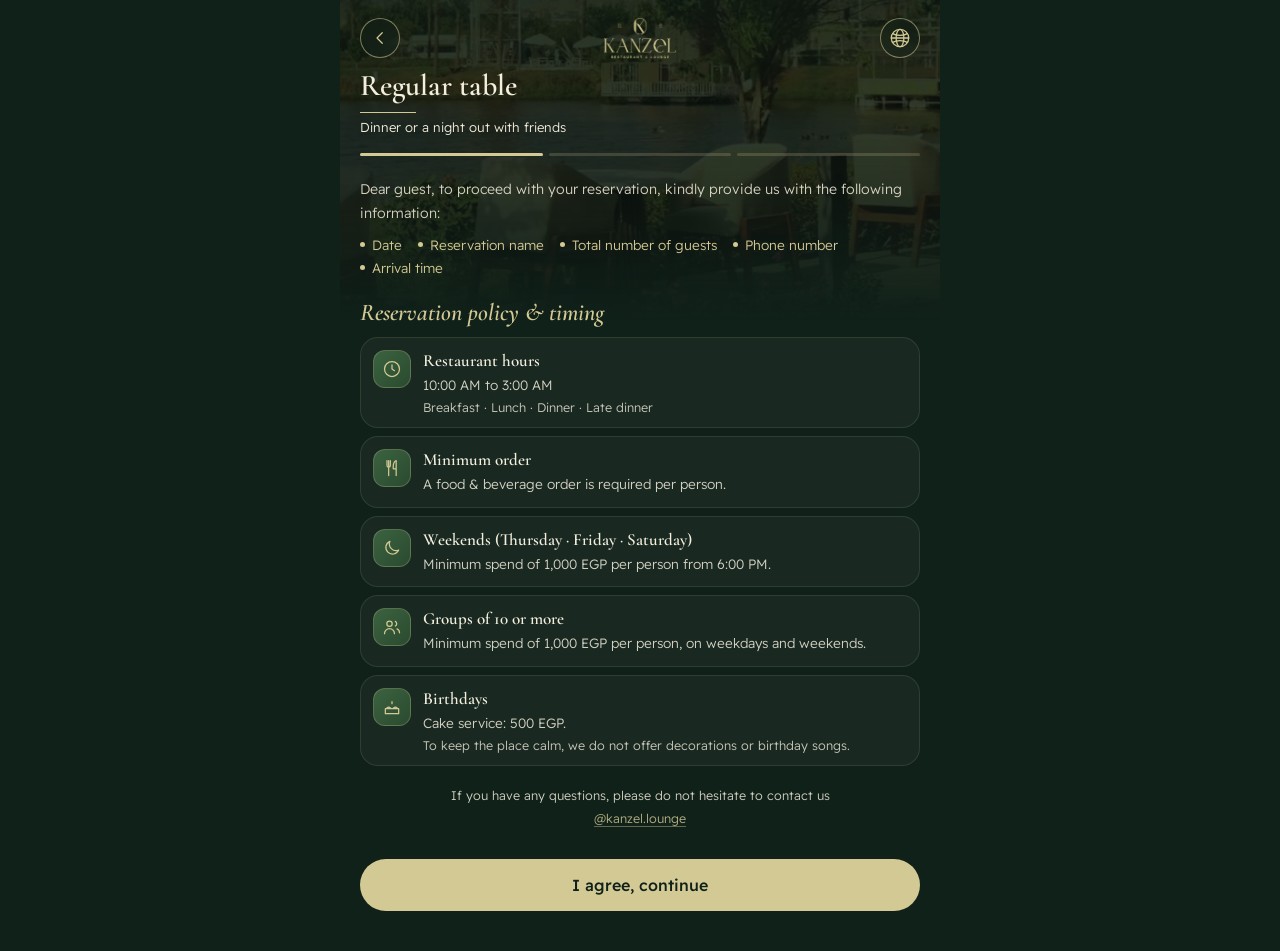
<file: booking.html>
<!DOCTYPE html>
<html lang="en" dir="ltr">
<head>
<meta charset="utf-8">
<meta name="viewport" content="width=device-width, initial-scale=1, viewport-fit=cover">
<link rel="manifest" href="manifest.json">
<meta name="theme-color" content="#10211a">
<link rel="icon" href="icon-192.png">
<link rel="apple-touch-icon" href="apple-touch-icon.png">
<meta name="mobile-web-app-capable" content="yes">
<meta name="apple-mobile-web-app-capable" content="yes">
<meta name="apple-mobile-web-app-status-bar-style" content="black-translucent">
<meta name="apple-mobile-web-app-title" content="Kanzel">
<title>Book a table · Kanzel Restaurant &amp; Lounge</title>
<meta name="description" content="Book your table at Kanzel in under a minute. احجز ترابيزتك في كنزل.">
<link rel="canonical" href="https://kanzel-eg.vercel.app/booking">
<meta property="og:type" content="website">
<meta property="og:site_name" content="Kanzel Restaurant &amp; Lounge">
<meta property="og:title" content="Reserve a table · Kanzel Restaurant &amp; Lounge">
<meta property="og:description" content="Book your table at Kanzel in under a minute. احجز ترابيزتك في كنزل.">
<meta property="og:url" content="https://kanzel-eg.vercel.app/booking">
<meta property="og:image" content="https://kanzel-eg.vercel.app/og-image.jpg">
<meta property="og:image:width" content="1200">
<meta property="og:image:height" content="630">
<meta name="twitter:card" content="summary_large_image">
<meta name="twitter:image" content="https://kanzel-eg.vercel.app/og-image.jpg">
<link rel="preconnect" href="https://fonts.googleapis.com">
<link rel="preconnect" href="https://fonts.gstatic.com" crossorigin>
<link href="https://fonts.googleapis.com/css2?family=Cormorant+Garamond:ital,wght@0,500;0,600;1,500&family=Readex+Pro:wght@300;400;500&display=swap" rel="stylesheet">
<style>

:root{--forest:#10211a;--moss:#2f5233;--gold:#d3c994;--cream:#f4efdd;
 --serif:"Cormorant Garamond","Readex Pro",Georgia,serif;--sans:"Readex Pro",system-ui,sans-serif;
 box-sizing:border-box;padding-top:env(safe-area-inset-top,0px);padding-bottom:env(safe-area-inset-bottom,0px)}
html{height:100%;scroll-padding-top:env(safe-area-inset-top,0px)}
*,*::before,*::after{box-sizing:inherit}
body{margin:0;min-height:100%;background:var(--forest);color:var(--cream);font-family:var(--sans);font-weight:300;overflow-x:hidden}
button{font:inherit;color:inherit;cursor:pointer}
button:focus-visible,.ig:focus-visible,a:focus-visible{outline:2px solid var(--gold);outline-offset:3px}
.lang{background:rgba(16,33,26,.35);backdrop-filter:blur(8px);-webkit-backdrop-filter:blur(8px);border:1px solid rgba(211,201,148,.55);color:var(--gold);border-radius:50%;width:40px;height:40px;padding:0;display:grid;place-items:center;transition:background .25s,transform .25s}
.lang svg{width:22px;height:22px;display:block}
.lang:hover{background:rgba(211,201,148,.18)}.lang:active{transform:scale(.94)}
.ig{color:var(--gold);text-decoration:none;border-bottom:1px solid rgba(211,201,148,.5)}
@keyframes up{from{opacity:0;transform:translateY(30px)}to{opacity:1;transform:none}}
@keyframes fade{from{opacity:0}to{opacity:1}}
@keyframes pop{from{opacity:0;transform:scale(.5)}to{opacity:1;transform:none}}
@keyframes chip{from{opacity:0;transform:translateX(calc(34px*var(--dx,1))) scale(.9)}to{opacity:1;transform:none}}
@keyframes line{from{transform:scaleX(0)}to{transform:scaleX(1)}}
@keyframes spin{to{transform:rotate(360deg)}}
@keyframes bump{50%{transform:scale(1.25)}}
@keyframes draw{to{stroke-dashoffset:0}}
@keyframes mout{to{opacity:0;transform:translateY(46px) scale(.96)}}
.spin{animation:spin .8s cubic-bezier(.5,0,.2,1)}

#bookView{display:block;background:var(--forest);min-height:100dvh;--dx:1}
[dir=rtl] #bookView{--dx:-1}
#bookView h1,#bookView h2,#bookView h3,#bookView p,#bookView ul,#bookView em{margin:0;padding:0}
#bookView ul{list-style:none}
#bookView .bwrap{max-width:600px;margin:0 auto;padding-bottom:40px}
#bookView .bbar{display:flex;align-items:center;justify-content:space-between;padding:16px 20px 0}
#bookView .bbar img{height:44px;width:auto}
#bookView .lang{cursor:pointer;color:var(--gold);text-decoration:none}
#bookView #bback svg{width:18px;height:18px}
[dir=rtl] #bookView #bback svg{transform:scaleX(-1)}
#bookView .bh{padding:10px 20px 4px}
#bookView .bh h1{font:600 30px/1.05 var(--serif)}
#bookView .bh h1::after{content:'';display:block;height:1.5px;width:56px;background:var(--gold);margin-top:10px;transform-origin:left}
[dir=rtl] #bookView .bh h1::after{transform-origin:right}
#bookView .bh p{font-size:13px;opacity:.85;margin-top:6px}
#bookView .steps{display:flex;gap:6px;padding:14px 20px 4px}
#bookView .steps i{flex:1;height:3px;border-radius:3px;background:rgba(211,201,148,.2);position:relative;overflow:hidden}
#bookView .steps i::after{content:'';position:absolute;inset:0;background:var(--gold);transform:scaleX(0);transform-origin:left;transition:transform .5s cubic-bezier(.2,.7,.2,1)}
[dir=rtl] #bookView .steps i::after{transform-origin:right}
#bookView .steps i.on::after{transform:scaleX(1)}
#bookView .pane{display:none;padding:18px 20px 0}
#bookView .pane.on{display:block;animation:paneIn .5s cubic-bezier(.2,.7,.2,1) backwards}
@keyframes paneIn{from{opacity:0;transform:translateX(calc(26px*var(--dx,1)))}}
#bookView .bi{font-size:14px;line-height:1.7;color:rgba(244,239,221,.85)}
#bookView .need{display:flex;flex-wrap:wrap;gap:6px 16px;margin-top:10px;list-style:none;padding:0}
#bookView .need li{display:flex;align-items:center;gap:7px;font-size:13.5px;color:var(--gold)}
#bookView .need li::before{content:'';width:5px;height:5px;border-radius:50%;background:var(--gold);flex:none}
#bookView .need b{display:none}
#bookView .bp{font:italic 600 24px var(--serif);color:var(--gold);margin:22px 0 10px}
[dir=rtl] #bookView .bp{font-style:normal}
#bookView .rl{display:grid;grid-template-columns:38px 1fr;gap:12px;padding:12px;margin-bottom:8px;background:rgba(255,255,255,.04);border:1px solid rgba(211,201,148,.12);border-radius:18px}
#bookView .ri{width:38px;height:38px;border-radius:12px;display:grid;place-items:center;background:linear-gradient(135deg,#3b6340,#2a4a2f);border:1px solid rgba(211,201,148,.25);color:var(--gold)}
#bookView .ri svg{width:20px;height:20px}
#bookView .rl h3{font:600 17px/1.25 var(--serif)}
#bookView .rl p{font-size:13.5px;line-height:1.5;margin-top:4px;color:rgba(244,239,221,.85)}
#bookView .rl small{display:block;font-size:12.5px;opacity:.8;margin-top:4px}
#bookView .bq{margin-top:18px;font-size:12.5px;text-align:center;opacity:.85;line-height:1.8}
#bookView .cta{position:sticky;bottom:14px;padding-top:22px;margin-top:8px;display:grid;gap:10px;justify-items:center;background:linear-gradient(180deg,transparent,var(--forest) 30%)}
#bookView .btn{width:100%;padding:16px 20px;border-radius:99px;border:0;background:var(--gold);color:var(--forest);font:500 16px var(--sans);cursor:pointer;transition:transform .2s,box-shadow .3s}
#bookView .btn:hover{box-shadow:0 8px 30px rgba(211,201,148,.25)}
#bookView .btn:active{transform:scale(.97)}
#bookView .lnk{background:none;border:0;color:var(--gold);font:300 13px var(--sans);padding:6px;cursor:pointer;text-decoration:underline;text-underline-offset:4px;text-decoration-color:rgba(211,201,148,.5)}
#bookView .fld{margin-bottom:16px}
#bookView label,#bookView .lb{display:block;font-size:12.5px;color:rgba(244,239,221,.88);margin-bottom:7px}
#bookView textarea{display:block;width:100%;padding:14px 16px;border-radius:18px 6px 18px 18px;border:1px solid rgba(211,201,148,.3);background:rgba(255,255,255,.06);color:var(--cream);font:400 16px var(--sans);outline:0;resize:none}
#bookView textarea:focus{border-color:var(--gold);box-shadow:0 0 0 3px rgba(211,201,148,.15)}
#bookView input,#bookView select{display:block;width:100%;height:52px;min-height:52px;padding:0 16px;border-radius:18px 6px 18px 18px;border:1px solid rgba(211,201,148,.3);background:rgba(255,255,255,.06);color:var(--cream);font:400 16px var(--sans);outline:0;transition:border-color .25s,box-shadow .25s;-webkit-appearance:none;appearance:none}
#bookView select{background-image:url('data:image/svg+xml,%3Csvg xmlns=%27http://www.w3.org/2000/svg%27 viewBox=%270 0 24 24%27 fill=%27none%27 stroke=%27%23d3c994%27 stroke-width=%271.6%27 stroke-linecap=%27round%27%3E%3Cpath d=%27M6 9l6 6 6-6%27/%3E%3C/svg%3E');background-repeat:no-repeat;background-size:18px;background-position:right 16px center;padding-inline-end:44px}
[dir=rtl] #bookView select{background-position:left 16px center}
#bookView option{background:#10211a;color:#f4efdd}
#bookView input:focus,#bookView select:focus{border-color:var(--gold);box-shadow:0 0 0 3px rgba(211,201,148,.15)}
[dir=rtl] #bookView #fPhone{text-align:right}
#bookView .fld.bad input,#bookView .fld.bad select{border-color:#e8a79a}
#bookView .err{display:block;font-style:normal;font-size:12px;color:#e8a79a;margin-top:6px}
#bookView .err:empty{display:none}
#bookView .stp{display:flex;align-items:center;justify-content:space-between;height:60px;padding:0 8px;border:1px solid rgba(211,201,148,.3);background:rgba(255,255,255,.06);border-radius:18px 6px 18px 18px}
#bookView .stp button{width:44px;height:44px;border-radius:50%;border:1px solid rgba(211,201,148,.45);background:none;color:var(--gold);font:300 24px/1 var(--sans);cursor:pointer;transition:background .2s,transform .2s}
#bookView .stp button:active{transform:scale(.9);background:rgba(211,201,148,.18)}
#bookView .stp output{font:600 28px var(--serif);min-width:60px;text-align:center}
#bookView .stp output.bump{animation:bump .25s}
@keyframes bump{50%{transform:scale(1.25)}}
#bookView .bnote{display:grid;grid-template-rows:0fr;transition:grid-template-rows .4s}
#bookView .bnote.on{grid-template-rows:1fr}
#bookView .bnote>div{overflow:hidden}
#bookView .bnote p{padding:12px 14px;margin-bottom:10px;border:1px solid rgba(211,201,148,.4);border-radius:16px 6px 16px 16px;background:rgba(211,201,148,.08);font-size:13px;line-height:1.55;color:var(--gold)}
#bookView .ok{width:84px;height:84px;margin:24px auto 18px;display:block}
#bookView .ok circle{stroke-dasharray:252;stroke-dashoffset:252;animation:draw .9s .1s cubic-bezier(.4,0,.2,1) forwards}
#bookView .ok path{stroke-dasharray:50;stroke-dashoffset:50;animation:draw .5s .8s cubic-bezier(.4,0,.2,1) forwards}
@keyframes draw{to{stroke-dashoffset:0}}
#bookView .dn{font:600 32px/1.1 var(--serif);text-align:center}
#bookView .dp{text-align:center;font-size:14px;line-height:1.7;opacity:.85;margin:10px 0 22px}
#bookView .sum{border:1px solid rgba(211,201,148,.25);border-radius:24px 8px 24px 24px;background:rgba(255,255,255,.04);padding:6px 16px}
#bookView .sum div{display:flex;justify-content:space-between;gap:16px;padding:12px 0;border-top:1px solid rgba(211,201,148,.15);font-size:14px}
#bookView .sum div:first-child{border-top:0}
#bookView .sum span{opacity:.8}
#bookView .sum b{font-weight:400;text-align:end}
#bookView.out{animation:mout .33s ease forwards}
#bookView .bh,#bookView .pane{transition:transform .5s cubic-bezier(.2,.7,.2,1),opacity .3s}
body.lswap #bookView .bh,body.lswap #bookView .pane{opacity:0;transform:translateY(10px)}
#bookView.anim .bbar{animation:fade .5s .25s ease both}
#bookView.anim .bbar>*{animation:pop .65s .35s cubic-bezier(.3,1.4,.5,1) both}
#bookView.anim .bbar>:nth-child(2){animation-delay:.43s}
#bookView.anim .bbar>:nth-child(3){animation-delay:.51s}
#bookView.anim .bh h1{animation:up .6s .4s cubic-bezier(.2,.7,.2,1) both}
#bookView.anim .bh p{animation:up .6s .48s cubic-bezier(.2,.7,.2,1) both}
#bookView.anim .bh h1::after{animation:line .9s .75s cubic-bezier(.2,.7,.2,1) both}
#bookView.anim .steps{animation:fade .5s .5s ease both}
#bookView.anim .need li{animation:chip .5s calc(.65s + var(--i,0)*.06s) cubic-bezier(.2,.7,.2,1) both}
#bookView.anim .rl{animation:up .65s calc(.9s + var(--i,0)*.09s) cubic-bezier(.2,.7,.2,1) both}
@media(prefers-reduced-motion:reduce){#bookView *,#bookView,.spin{animation:none!important}}
#bookView .bwrap{position:relative;isolation:isolate}
#bookView .hvw{position:absolute;inset:0 0 auto 0;height:320px;z-index:-1;overflow:hidden;pointer-events:none;background-size:cover;background-position:center;background-blend-mode:multiply;background-color:#10211a;-webkit-mask-image:linear-gradient(#000 35%,transparent);mask-image:linear-gradient(#000 35%,transparent)}
#bookView .hvw video{width:100%;height:100%;object-fit:cover;opacity:.3;filter:brightness(.75) saturate(.9)}
#bookView .hvw::after{content:"";position:absolute;inset:0;background:linear-gradient(180deg,rgba(16,33,26,.55),rgba(16,33,26,.15) 70%)}
@media(prefers-reduced-motion:reduce){#bookView .hvw video{display:none}}
</style>
</head>
<body>
<div id='bookView'><div class='bwrap'><div class='hvw' style="background-image:url(video/band-day.jpg)" aria-hidden='true'><video src='video/band-day.mp4' poster='video/band-day.jpg' muted loop autoplay playsinline></video></div>
 <div class='bbar'>
  <a class='lang' id='bback' href='/' aria-label='Back'><svg viewBox='0 0 24 24' fill='none' stroke='currentColor' stroke-width='1.6' stroke-linecap='round' stroke-linejoin='round'><path d='M15 5l-7 7 7 7'/></svg></a>
  <img id='bimg' src='logo.png' alt='Kanzel Restaurant &amp; Lounge'>
  <button class='lang' id='blang' aria-label='Language'><svg viewBox='0 0 24 24' fill='none' stroke='currentColor' stroke-width='1.4' stroke-linecap='round' stroke-linejoin='round' aria-hidden='true'><circle cx='12' cy='12' r='9.5'/><ellipse cx='12' cy='12' rx='4.2' ry='9.5'/><path d='M2.5 12h19M4 7.2c2.2 1.3 4.9 2 8 2s5.8-.7 8-2M4 16.8c2.2-1.3 4.9-2 8-2s5.8.7 8 2'/></svg></button>
 </div>
 <div class='bh'><h1 id='bh1'></h1><p id='bsub'></p></div>
 <div class='steps' aria-hidden='true'><i class='on'></i><i></i><i></i></div>
 <section class='pane on' id='p1'>
  <p class='bi' id='bintro'></p><ul class='need' id='bneed'></ul>
  <h2 class='bp' id='bpol'></h2><div id='brules'></div>
  <p class='bq' id='bq'></p>
  <div class='cta'><button class='btn' id='bagree'></button></div>
 </section>
 <section class='pane' id='p2'>
  <div class='fld'><label for='fDate' data-bt='fDate'></label><input id='fDate' type='date'><em class='err' id='eDate'></em></div>
  <div class='fld'><label for='fName' data-bt='fName'></label><input id='fName' type='text' autocomplete='name' maxlength='60'><em class='err' id='eName'></em></div>
  <div class='fld'><span class='lb' data-bt='fGuests'></span><div class='stp'><button type='button' id='gm' aria-label='-'>&minus;</button><output id='gv'>2</output><button type='button' id='gp' aria-label='+'>+</button></div></div>
  <div class='fld'><label for='fPhone' data-bt='fPhone'></label><input id='fPhone' type='tel' inputmode='tel' autocomplete='tel' dir='ltr' maxlength='20'><em class='err' id='ePhone'></em></div>
  <div class='fld'><label for='fTime' data-bt='fTime'></label><select id='fTime'></select><em class='err' id='eTime'></em></div>
  <div class='fld'><label for='fNote' data-bt='fNote'></label><textarea id='fNote' maxlength='200' rows='2'></textarea></div>
  <div class='bnote' id='bnote'><div></div></div>
  <div class='cta'><button class='btn' id='bsubmit'></button><button class='lnk' id='bbackc'></button></div>
 </section>
 <section class='pane' id='p3'>
  <svg class='ok' viewBox='0 0 84 84' fill='none' stroke='#d3c994' stroke-width='2' stroke-linecap='round' stroke-linejoin='round'><circle cx='42' cy='42' r='40'/><path d='M26 43l11 11 21-23'/></svg>
  <h2 class='dn' id='bdt'></h2><p class='dp' id='bdp'></p><div class='sum' id='bsum'></div>
  <div class='cta'><button class='btn' id='bdone'></button></div>
 </section>
</div></div>
<script src="kz.js"></script>
<script>
let lang=(()=>{try{const q=new URLSearchParams(location.search).get('lang');if(q==='ar'||q==='en')return q;return KZ.lang()}catch(e){return 'en'}})();
const $=s=>document.querySelector(s);
function toggleLang(e){const b=e&&e.currentTarget,sv=b&&b.querySelector('svg');
 if(sv){sv.classList.remove('spin');void sv.getBoundingClientRect();sv.classList.add('spin')}
 if(toggleLang.t)return;
 document.body.classList.add('lswap');
 toggleLang.t=setTimeout(()=>{lang=lang==='ar'?'en':'ar';try{localStorage.setItem('kanzel-lang',lang)}catch(e){}
  renderBooking();requestAnimationFrame(()=>document.body.classList.remove('lswap'));toggleLang.t=0},220)}
const BT={
 en:{title:'Regular table',sub:'Dinner or a night out with friends',
  intro:'Dear guest, to proceed with your reservation, kindly provide us with the following information:',
  need:['Date','Reservation name','Total number of guests','Phone number','Arrival time'],
  pol:'Reservation policy & timing',
  rules:[['Restaurant hours','10:00 AM to 3:00 AM','Breakfast · Lunch · Dinner · Late dinner'],
   ['Minimum order','A food & beverage order is required per person.',''],
   ['Weekends (Thursday · Friday · Saturday)','Minimum spend of 1,000 EGP per person from 6:00 PM.',''],
   ['Groups of 10 or more','Minimum spend of 1,000 EGP per person, on weekdays and weekends.',''],
   ['Birthdays','Cake service: 500 EGP.','To keep the place calm, we do not offer decorations or birthday songs.']],
  q:'If you have any questions, please do not hesitate to contact us',agree:'I agree, continue',back:'Back',
  fDate:'Date',fName:'Reservation name',fGuests:'Total number of guests',fPhone:'Phone number',fTime:'Arrival time',fNote:'Special requests (optional)',pick:'Select a time',
  submit:'Request reservation',backc:'Back to conditions',eReq:'Required',
ePast:'This time has already passed today',ePhone:'Enter an Egyptian mobile number, e.g. 01012345678',
  nWeek:'Weekend date: minimum spend of 1,000 EGP per person from 6:00 PM.',nGroup:'Groups of 10 or more: minimum spend of 1,000 EGP per person.',
  doneT:'Request received',doneP:(n,p)=>'Thank you, '+n+'. We will contact you on '+p+' to confirm your reservation.',home:'Back to home'},
 ar:{title:'ترابيزة عادية',sub:'عشاء أو قعدة مع الأصحاب',
  intro:'عزيزي الضيف، عشان نكمّل حجزك محتاجين منك البيانات دي:',
  need:['التاريخ','اسم الحجز','إجمالي عدد الأفراد','رقم الموبايل','وقت الوصول'],
  pol:'سياسة الحجز والمواعيد',
  rules:[['مواعيد المطعم','من 10:00 صباحًا لحد 3:00 صباحًا','فطار · غدا · عشا · عشا متأخر'],
   ['الحد الأدنى للطلب','لازم طلب أكل ومشروبات لكل فرد.',''],
   ['الويك إند (الخميس · الجمعة · السبت)','الحد الأدنى للإنفاق 1000 ج.م للفرد من الساعة 6:00 مساءً.',''],
   ['المجموعات من 10 أفراد فأكتر','الحد الأدنى للإنفاق 1000 ج.م للفرد في أيام الأسبوع والويك إند.',''],
   ['أعياد الميلاد','خدمة التورتة: 500 ج.م.','حفاظًا على هدوء المكان، مش بنقدم زينة أو أغاني أعياد ميلاد.']],
  q:'لو عندك أي استفسار، متترددش تتواصل معانا',agree:'موافق، كمّل',back:'رجوع',
  fDate:'التاريخ',fName:'اسم الحجز',fGuests:'إجمالي عدد الأفراد',fPhone:'رقم الموبايل',fTime:'وقت الوصول',fNote:'طلبات خاصة (اختياري)',pick:'اختار الوقت',
  submit:'ابعت طلب الحجز',backc:'رجوع للشروط',eReq:'مطلوب',
ePast:'الوقت ده عدّى النهارده',ePhone:'اكتب رقم موبايل مصري صحيح، مثل 01012345678',
  nWeek:'اليوم ده ويك إند: الحد الأدنى للإنفاق 1000 ج.م للفرد من الساعة 6:00 مساءً.',nGroup:'المجموعات من 10 أفراد فأكتر: الحد الأدنى للإنفاق 1000 ج.م للفرد.',
  doneT:'وصلنا طلبك',doneP:(n,p)=>'شكرًا يا '+n+'. هنكلمك على '+p+' عشان نأكد الحجز.',home:'رجوع للرئيسية'}};
const ICO=['<circle cx="12" cy="12" r="9"/><path d="M12 7v5l3 2"/>','<path d="M6 3v6a2 2 0 004 0V3M8 3v18M17 21V3c-2.2 1.2-3.5 3.8-3.5 7v3H17"/>','<path d="M20 14.5A8 8 0 019.5 4a8 8 0 1010.5 10.5z"/>','<circle cx="9" cy="8" r="3.2"/><path d="M3 20c0-3.3 2.7-6 6-6s6 2.7 6 6M16 5.2a3.2 3.2 0 010 5.6M18 14.3c1.8.8 3 2.6 3 4.7"/>','<path d="M4 20h16v-6H4zM4 14c2 0 2-2 4-2s2 2 4 2 2-2 4-2 2 2 4 2M12 8V5.5"/>'];
const bkS={step:1,g:2,data:null},esc=s=>String(s).replace(/[&<>"']/g,c=>({'&':'&amp;','<':'&lt;','>':'&gt;','"':'&quot;',"'":'&#39;'}[c]));
const slots=[];for(let m=600;m<=1590;m+=30){const h=Math.floor(m/60)%24,mi=m%60;slots.push([String(h).padStart(2,'0')+':'+String(mi).padStart(2,'0'),h,mi,m>=1440])}
function tl(h,mi){const ar=lang==='ar';return (h%12||12)+':'+String(mi).padStart(2,'0')+' '+(h>=12?(ar?'م':'PM'):(ar?'ص':'AM'))}
function setStep(n,q){bkS.step=n;['p1','p2','p3'].forEach((id,i)=>$('#'+id).classList.toggle('on',i===n-1));
 document.querySelectorAll('#bookView .steps i').forEach((e,i)=>e.classList.toggle('on',i<n));if(!q)scrollTo(0,0)}
function isPast(d,tm){if(!d||!tm)return false;function cd(ts){const p={};new Intl.DateTimeFormat('en-US',{timeZone:'Africa/Cairo',hourCycle:'h23',year:'numeric',month:'numeric',day:'numeric',hour:'numeric',minute:'numeric',second:'numeric'}).formatToParts(new Date(ts)).forEach(x=>p[x.type]=+x.value);return new Date(p.year,p.month-1,p.day,p.hour,p.minute,p.second)}const n=cd(Date.now()),ts=n.getFullYear()+'-'+String(n.getMonth()+1).padStart(2,'0')+'-'+String(n.getDate()).padStart(2,'0');if(d!==ts)return false;const p=tm.split(':'),m=(+p[0])*60+(+p[1])+(+p[0]<6?1440:0);return m<=n.getHours()*60+n.getMinutes()}
function bkNote(){document.querySelectorAll('#fTime option[value]').forEach(o=>{if(o.value)o.disabled=isPast($('#fDate').value,o.value)});const ft=$('#fTime');if(ft.value&&isPast($('#fDate').value,ft.value))ft.value='';const t=BT[lang],n=[],d=$('#fDate').value;
 if(d){const w=new Date(d+'T00:00:00').getDay();if(w===4||w===5||w===6)n.push(t.nWeek)}
 if(bkS.g>=10)n.push(t.nGroup);
 $('#bnote').firstElementChild.innerHTML=n.map(x=>'<p>'+x+'</p>').join('');$('#bnote').classList.toggle('on',n.length>0)}
function fillDone(){const d=bkS.data;if(!d)return;const t=BT[lang],ar=lang==='ar',tm=d.time.split(':');
 $('#bdt').textContent=t.doneT;$('#bdp').textContent=t.doneP(d.name,d.phone);
 const ds=new Date(d.date+'T00:00:00').toLocaleDateString(ar?'ar-EG-u-nu-latn':'en-GB',{weekday:'long',day:'numeric',month:'long',year:'numeric'});
 $('#bsum').innerHTML=[[t.fDate,ds],[t.fName,esc(d.name)],[t.fGuests,d.guests],[t.fPhone,'<bdi dir="ltr">'+esc(d.phone)+'</bdi>'],[t.fTime,tl(+tm[0],+tm[1])]].map(r=>'<div><span>'+r[0]+'</span><b>'+r[1]+'</b></div>').join('')}
function renderBooking(){const t=BT[lang],ar=lang==='ar';
 document.documentElement.lang=lang;document.documentElement.dir=ar?'rtl':'ltr';
 $('#bh1').textContent=t.title;$('#bsub').textContent=t.sub;$('#bback').setAttribute('aria-label',t.back);$('#blang').setAttribute('aria-label',ar?'English':'العربية');
 $('#bintro').textContent=t.intro;$('#bpol').textContent=t.pol;
 $('#bneed').innerHTML=t.need.map((n,i)=>'<li style="--i:'+i+'"><b>'+(i+1)+'</b>'+n+'</li>').join('');
 $('#brules').innerHTML=t.rules.map((r,i)=>'<div class="rl" style="--i:'+i+'"><span class="ri"><svg viewBox="0 0 24 24" fill="none" stroke="currentColor" stroke-width="1.5" stroke-linecap="round" stroke-linejoin="round">'+ICO[i]+'</svg></span><div><h3>'+r[0]+'</h3><p>'+r[1]+'</p>'+(r[2]?'<small>'+r[2]+'</small>':'')+'</div></div>').join('');
 $('#bq').innerHTML=t.q+'<br><a class="ig" dir="ltr" href="https://www.instagram.com/kanzel.lounge" target="_blank" rel="noopener">@kanzel.lounge</a>';
 $('#bagree').textContent=t.agree;$('#bsubmit').textContent=t.submit;$('#bbackc').textContent=t.backc;$('#bdone').textContent=t.home;
 document.querySelectorAll('#bookView [data-bt]').forEach(e=>e.textContent=t[e.dataset.bt]);
 const s=$('#fTime'),cur=s.value;s.innerHTML='<option value="">'+t.pick+'</option>'+slots.map(x=>'<option value="'+x[0]+'">'+tl(x[1],x[2])+(x[3]?(ar?' · بعد منتصف الليل':' · after midnight'):'')+'</option>').join('');s.value=cur;
 $('#gv').textContent=bkS.g;bkNote();fillDone();setStep(bkS.step,true)}
const d0=new Date();$('#fDate').min=d0.getFullYear()+'-'+String(d0.getMonth()+1).padStart(2,'0')+'-'+String(d0.getDate()).padStart(2,'0');
$('#fDate').addEventListener('change',bkNote);
function gv(n){bkS.g=Math.max(1,Math.min(50,bkS.g+n));const o=$('#gv');o.textContent=bkS.g;o.classList.remove('bump');void o.offsetWidth;o.classList.add('bump');bkNote()}
$('#gm').onclick=()=>gv(-1);$('#gp').onclick=()=>gv(1);
document.querySelectorAll('#bookView input,#bookView select').forEach(e=>e.addEventListener('input',()=>{const f=e.closest('.fld');if(f)f.classList.remove('bad')}));
$('#bagree').onclick=()=>setStep(2);$('#bbackc').onclick=()=>setStep(1);
/* TODO backend: send the booking here (POST) and return its result */
async function sendBooking(d){KZ.push('bookings',{id:KZ.uid(),ts:Date.now(),status:'new',name:d.name,phone:d.phone,date:d.date,time:d.time,guests:d.guests,note:d.note||''})||(()=>{throw new Error('store')})();return d}
async function bkSubmit(){const t=BT[lang],v={date:$('#fDate').value,name:$('#fName').value.trim(),guests:bkS.g,phone:$('#fPhone').value.trim(),time:$('#fTime').value,note:$('#fNote').value.trim().slice(0,200)},dg=v.phone.replace(/\D/g,'');
 const bad={Date:!v.date,Name:v.name.length<2,Phone:!/^(20|0)?1[0125]\d{8}$/.test(dg),Time:!v.time||isPast(v.date,v.time)};let first=null;
 for(const k in bad){const el=$('#f'+k);el.closest('.fld').classList.toggle('bad',bad[k]);$('#e'+k).textContent=bad[k]?(k==='Phone'?t.ePhone:(k==='Time'&&v.time?t.ePast:t.eReq)):'';if(bad[k]&&!first)first=el}
 if(first){first.focus();return}
 const btn=$('#bsubmit');KZ.busy(btn,1);
 try{await new Promise(r=>setTimeout(r,450));await sendBooking(v)}catch(e){KZ.busy(btn,0);KZ.toast(lang==='ar'?'معرفناش نبعت الحجز. جرّب تاني أو كلمنا.':'We couldn’t send your reservation. Please try again or call us.',1);return}
 KZ.busy(btn,0);bkS.data=v;fillDone();setStep(3)}
$('#bsubmit').onclick=bkSubmit;
function bkReset(){['fDate','fName','fPhone','fTime','fNote'].forEach(id=>$('#'+id).value='');bkS.g=2;$('#gv').textContent=2;bkS.data=null;bkNote();setStep(1,true)}
function leaveBooking(){if(matchMedia('(prefers-reduced-motion:reduce)').matches){location.href=KZ.url("index");return}
 $('#bookView').classList.add('out');setTimeout(()=>{location.href=KZ.url("index")},330)}
$('#bback').onclick=e=>{e.preventDefault();leaveBooking()};
$('#bdone').onclick=()=>{bkReset();leaveBooking()};

$('#blang').onclick=toggleLang;
renderBooking();setStep(1,true);
const bv=$('#bookView');bv.classList.add('anim');setTimeout(()=>bv.classList.remove('anim'),2400);
</script>
</body>
</html>
</file>
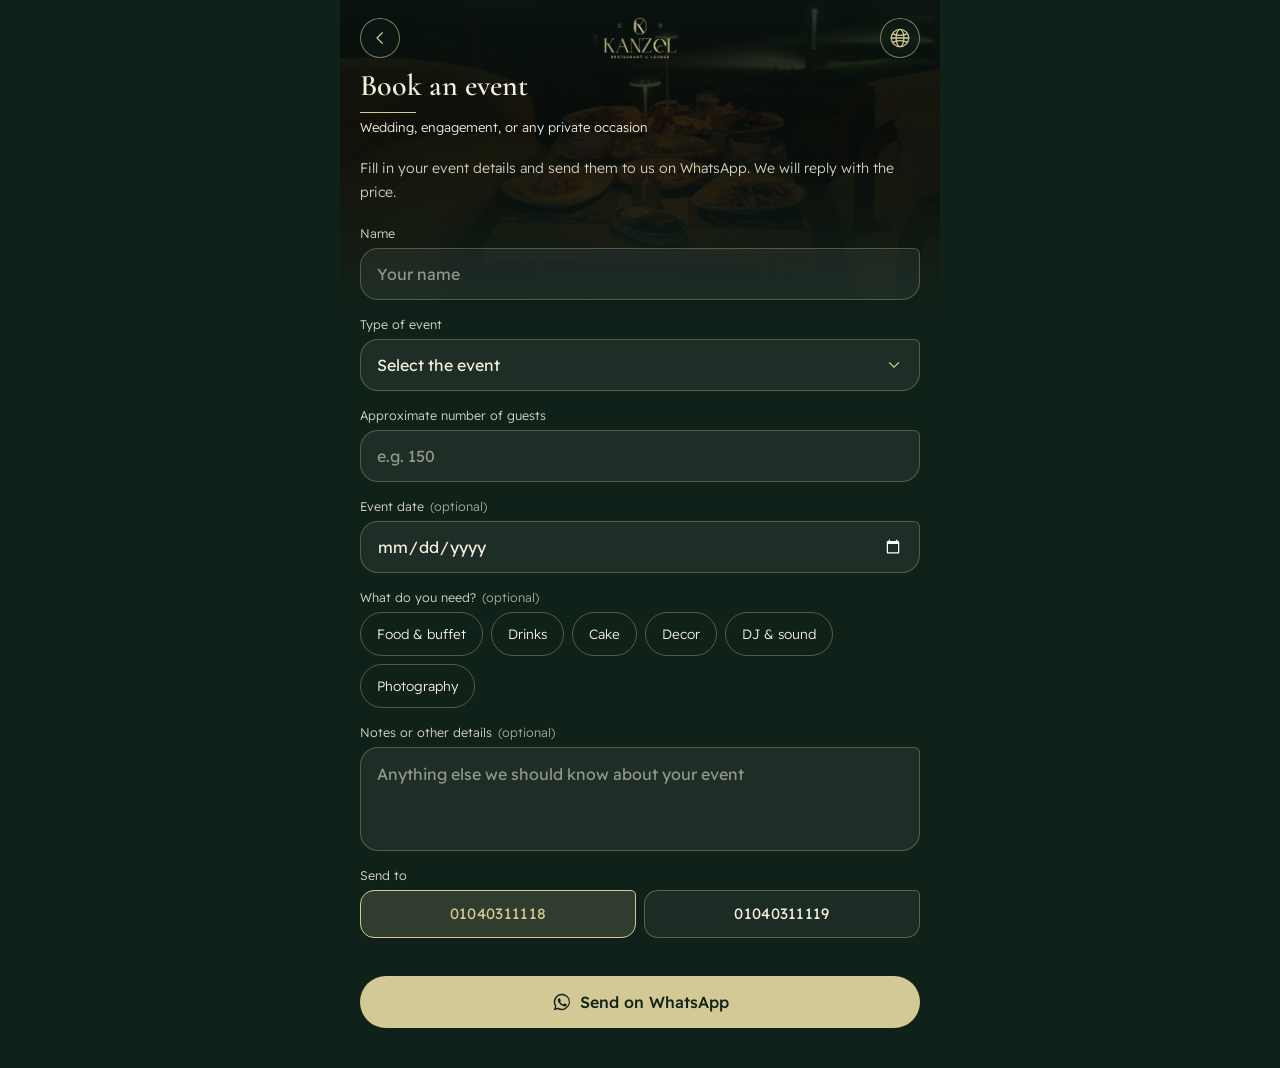
<file: events.html>
<!DOCTYPE html>
<html lang="en" dir="ltr">
<head>
<meta charset="utf-8">
<meta name="viewport" content="width=device-width, initial-scale=1, viewport-fit=cover">
<link rel="manifest" href="manifest.json">
<meta name="theme-color" content="#10211a">
<link rel="icon" href="icon-192.png">
<link rel="apple-touch-icon" href="apple-touch-icon.png">
<meta name="mobile-web-app-capable" content="yes">
<meta name="apple-mobile-web-app-capable" content="yes">
<meta name="apple-mobile-web-app-status-bar-style" content="black-translucent">
<meta name="apple-mobile-web-app-title" content="Kanzel">
<title>Book an event · Kanzel Restaurant &amp; Lounge</title>
<meta name="description" content="Plan your birthday, wedding or private occasion at Kanzel. رتّب مناسبتك معانا.">
<link rel="canonical" href="https://kanzel-eg.vercel.app/events">
<meta property="og:type" content="website">
<meta property="og:site_name" content="Kanzel Restaurant &amp; Lounge">
<meta property="og:title" content="Events &amp; occasions · Kanzel Restaurant &amp; Lounge">
<meta property="og:description" content="Plan your birthday, wedding or private occasion at Kanzel. رتّب مناسبتك معانا.">
<meta property="og:url" content="https://kanzel-eg.vercel.app/events">
<meta property="og:image" content="https://kanzel-eg.vercel.app/og-image.jpg">
<meta property="og:image:width" content="1200">
<meta property="og:image:height" content="630">
<meta name="twitter:card" content="summary_large_image">
<meta name="twitter:image" content="https://kanzel-eg.vercel.app/og-image.jpg">
<link rel="preconnect" href="https://fonts.googleapis.com">
<link rel="preconnect" href="https://fonts.gstatic.com" crossorigin>
<link href="https://fonts.googleapis.com/css2?family=Cormorant+Garamond:ital,wght@0,500;0,600;1,500&family=Readex+Pro:wght@300;400;500&display=swap" rel="stylesheet">
<style>

:root{--forest:#10211a;--moss:#2f5233;--gold:#d3c994;--cream:#f4efdd;
 --serif:"Cormorant Garamond","Readex Pro",Georgia,serif;--sans:"Readex Pro",system-ui,sans-serif;
 box-sizing:border-box;padding-top:env(safe-area-inset-top,0px);padding-bottom:env(safe-area-inset-bottom,0px)}
html{height:100%;scroll-padding-top:env(safe-area-inset-top,0px)}
*,*::before,*::after{box-sizing:inherit}
body{margin:0;min-height:100%;background:var(--forest);color:var(--cream);font-family:var(--sans);font-weight:300;overflow-x:hidden}
button{font:inherit;color:inherit;cursor:pointer}
button:focus-visible,.ig:focus-visible,a:focus-visible{outline:2px solid var(--gold);outline-offset:3px}
.lang{background:rgba(16,33,26,.35);backdrop-filter:blur(8px);-webkit-backdrop-filter:blur(8px);border:1px solid rgba(211,201,148,.55);color:var(--gold);border-radius:50%;width:40px;height:40px;padding:0;display:grid;place-items:center;transition:background .25s,transform .25s}
.lang svg{width:22px;height:22px;display:block}
.lang:hover{background:rgba(211,201,148,.18)}.lang:active{transform:scale(.94)}
.ig{color:var(--gold);text-decoration:none;border-bottom:1px solid rgba(211,201,148,.5);display:inline-block;padding:14px 4px 12px}
@keyframes up{from{opacity:0;transform:translateY(30px)}to{opacity:1;transform:none}}
@keyframes fade{from{opacity:0}to{opacity:1}}
@keyframes pop{from{opacity:0;transform:scale(.5)}to{opacity:1;transform:none}}
@keyframes chip{from{opacity:0;transform:translateX(calc(34px*var(--dx,1))) scale(.9)}to{opacity:1;transform:none}}
@keyframes line{from{transform:scaleX(0)}to{transform:scaleX(1)}}
@keyframes spin{to{transform:rotate(360deg)}}
@keyframes bump{50%{transform:scale(1.25)}}
@keyframes draw{to{stroke-dashoffset:0}}
@keyframes mout{to{opacity:0;transform:translateY(46px) scale(.96)}}
.spin{animation:spin .8s cubic-bezier(.5,0,.2,1)}

#bookView{display:block;background:var(--forest);min-height:100dvh;--dx:1}
[dir=rtl] #bookView{--dx:-1}
#bookView h1,#bookView h2,#bookView h3,#bookView p,#bookView ul,#bookView em{margin:0;padding:0}
#bookView ul{list-style:none}
#bookView .bwrap{max-width:600px;margin:0 auto;padding-bottom:40px}
#bookView .bbar{display:flex;align-items:center;justify-content:space-between;padding:16px 20px 0}
#bookView .bbar img{height:44px;width:auto}
#bookView .lang{cursor:pointer;color:var(--gold);text-decoration:none}
#bookView #bback svg{width:18px;height:18px}
[dir=rtl] #bookView #bback svg{transform:scaleX(-1)}
#bookView .bh{padding:10px 20px 4px}
#bookView .bh h1{font:600 30px/1.05 var(--serif)}
#bookView .bh h1::after{content:'';display:block;height:1.5px;width:56px;background:var(--gold);margin-top:10px;transform-origin:left}
[dir=rtl] #bookView .bh h1::after{transform-origin:right}
#bookView .bh p{font-size:13px;opacity:.85;margin-top:6px}
#bookView .steps{display:flex;gap:6px;padding:14px 20px 4px}
#bookView .steps i{flex:1;height:3px;border-radius:3px;background:rgba(211,201,148,.2);position:relative;overflow:hidden}
#bookView .steps i::after{content:'';position:absolute;inset:0;background:var(--gold);transform:scaleX(0);transform-origin:left;transition:transform .5s cubic-bezier(.2,.7,.2,1)}
[dir=rtl] #bookView .steps i::after{transform-origin:right}
#bookView .steps i.on::after{transform:scaleX(1)}
#bookView .pane{display:none;padding:18px 20px 0}
#bookView .pane.on{display:block;animation:paneIn .5s cubic-bezier(.2,.7,.2,1) backwards}
@keyframes paneIn{from{opacity:0;transform:translateX(calc(26px*var(--dx,1)))}}
#bookView .bi{font-size:14px;line-height:1.7;color:rgba(244,239,221,.85)}
#bookView .need{display:flex;flex-wrap:wrap;gap:6px 16px;margin-top:10px;list-style:none;padding:0}
#bookView .need li{display:flex;align-items:center;gap:7px;font-size:13.5px;color:var(--gold)}
#bookView .need li::before{content:'';width:5px;height:5px;border-radius:50%;background:var(--gold);flex:none}
#bookView .need b{display:none}
#bookView .bp{font:italic 600 24px var(--serif);color:var(--gold);margin:22px 0 10px}
[dir=rtl] #bookView .bp{font-style:normal}
#bookView .rl{display:grid;grid-template-columns:38px 1fr;gap:12px;padding:12px;margin-bottom:8px;background:rgba(255,255,255,.04);border:1px solid rgba(211,201,148,.12);border-radius:18px}
#bookView .ri{width:38px;height:38px;border-radius:12px;display:grid;place-items:center;background:linear-gradient(135deg,#3b6340,#2a4a2f);border:1px solid rgba(211,201,148,.25);color:var(--gold)}
#bookView .ri svg{width:20px;height:20px}
#bookView .rl h3{font:600 17px/1.25 var(--serif)}
#bookView .rl p{font-size:13.5px;line-height:1.5;margin-top:4px;color:rgba(244,239,221,.85)}
#bookView .rl small{display:block;font-size:12.5px;opacity:.8;margin-top:4px}
#bookView .bq{margin-top:18px;font-size:12.5px;text-align:center;opacity:.85;line-height:1.8}
#bookView .cta{position:sticky;bottom:14px;padding-top:22px;margin-top:8px;display:grid;gap:10px;justify-items:center;background:linear-gradient(180deg,transparent,var(--forest) 30%)}
#bookView .btn{width:100%;padding:16px 20px;border-radius:99px;border:0;background:var(--gold);color:var(--forest);font:500 16px var(--sans);cursor:pointer;transition:transform .2s,box-shadow .3s}
#bookView .btn:hover{box-shadow:0 8px 30px rgba(211,201,148,.25)}
#bookView .btn:active{transform:scale(.97)}
#bookView .lnk{background:none;border:0;color:var(--gold);font:300 13px var(--sans);padding:6px;cursor:pointer;text-decoration:underline;text-underline-offset:4px;text-decoration-color:rgba(211,201,148,.5)}
#bookView .fld{margin-bottom:16px}
#bookView label,#bookView .lb{display:block;font-size:12.5px;color:rgba(244,239,221,.88);margin-bottom:7px}
#bookView input,#bookView select{display:block;width:100%;height:52px;min-height:52px;padding:0 16px;border-radius:18px 6px 18px 18px;border:1px solid rgba(211,201,148,.3);background:rgba(255,255,255,.06);color:var(--cream);font:400 16px var(--sans);outline:0;transition:border-color .25s,box-shadow .25s;-webkit-appearance:none;appearance:none}
#bookView select{background-image:url('data:image/svg+xml,%3Csvg xmlns=%27http://www.w3.org/2000/svg%27 viewBox=%270 0 24 24%27 fill=%27none%27 stroke=%27%23d3c994%27 stroke-width=%271.6%27 stroke-linecap=%27round%27%3E%3Cpath d=%27M6 9l6 6 6-6%27/%3E%3C/svg%3E');background-repeat:no-repeat;background-size:18px;background-position:right 16px center;padding-inline-end:44px}
[dir=rtl] #bookView select{background-position:left 16px center}
#bookView option{background:#10211a;color:#f4efdd}
#bookView input:focus,#bookView select:focus{border-color:var(--gold);box-shadow:0 0 0 3px rgba(211,201,148,.15)}
[dir=rtl] #bookView #fPhone{text-align:right}
#bookView .fld.bad input,#bookView .fld.bad select{border-color:#e8a79a}
#bookView .err{display:block;font-style:normal;font-size:12px;color:#e8a79a;margin-top:6px}
#bookView .err:empty{display:none}
#bookView .stp{display:flex;align-items:center;justify-content:space-between;height:60px;padding:0 8px;border:1px solid rgba(211,201,148,.3);background:rgba(255,255,255,.06);border-radius:18px 6px 18px 18px}
#bookView .stp button{width:44px;height:44px;border-radius:50%;border:1px solid rgba(211,201,148,.45);background:none;color:var(--gold);font:300 24px/1 var(--sans);cursor:pointer;transition:background .2s,transform .2s}
#bookView .stp button:active{transform:scale(.9);background:rgba(211,201,148,.18)}
#bookView .stp output{font:600 28px var(--serif);min-width:60px;text-align:center}
#bookView .stp output.bump{animation:bump .25s}
@keyframes bump{50%{transform:scale(1.25)}}
#bookView .bnote{display:grid;grid-template-rows:0fr;transition:grid-template-rows .4s}
#bookView .bnote.on{grid-template-rows:1fr}
#bookView .bnote>div{overflow:hidden}
#bookView .bnote p{padding:12px 14px;margin-bottom:10px;border:1px solid rgba(211,201,148,.4);border-radius:16px 6px 16px 16px;background:rgba(211,201,148,.08);font-size:13px;line-height:1.55;color:var(--gold)}
#bookView .ok{width:84px;height:84px;margin:24px auto 18px;display:block}
#bookView .ok circle{stroke-dasharray:252;stroke-dashoffset:252;animation:draw .9s .1s cubic-bezier(.4,0,.2,1) forwards}
#bookView .ok path{stroke-dasharray:50;stroke-dashoffset:50;animation:draw .5s .8s cubic-bezier(.4,0,.2,1) forwards}
@keyframes draw{to{stroke-dashoffset:0}}
#bookView .dn{font:600 32px/1.1 var(--serif);text-align:center}
#bookView .dp{text-align:center;font-size:14px;line-height:1.7;opacity:.85;margin:10px 0 22px}
#bookView .sum{border:1px solid rgba(211,201,148,.25);border-radius:24px 8px 24px 24px;background:rgba(255,255,255,.04);padding:6px 16px}
#bookView .sum div{display:flex;justify-content:space-between;gap:16px;padding:12px 0;border-top:1px solid rgba(211,201,148,.15);font-size:14px}
#bookView .sum div:first-child{border-top:0}
#bookView .sum span{opacity:.8}
#bookView .sum b{font-weight:400;text-align:end}
#bookView.out{animation:mout .33s ease forwards}
#bookView .bh,#bookView .pane{transition:transform .5s cubic-bezier(.2,.7,.2,1),opacity .3s}
body.lswap #bookView .bh,body.lswap #bookView .pane{opacity:0;transform:translateY(10px)}
#bookView.anim .bbar{animation:fade .5s .25s ease both}
#bookView.anim .bbar>*{animation:pop .65s .35s cubic-bezier(.3,1.4,.5,1) both}
#bookView.anim .bbar>:nth-child(2){animation-delay:.43s}
#bookView.anim .bbar>:nth-child(3){animation-delay:.51s}
#bookView.anim .bh h1{animation:up .6s .4s cubic-bezier(.2,.7,.2,1) both}
#bookView.anim .bh p{animation:up .6s .48s cubic-bezier(.2,.7,.2,1) both}
#bookView.anim .bh h1::after{animation:line .9s .75s cubic-bezier(.2,.7,.2,1) both}
#bookView.anim .steps{animation:fade .5s .5s ease both}
#bookView.anim .need li{animation:chip .5s calc(.65s + var(--i,0)*.06s) cubic-bezier(.2,.7,.2,1) both}
#bookView.anim .rl{animation:up .65s calc(.9s + var(--i,0)*.09s) cubic-bezier(.2,.7,.2,1) both}
@media(prefers-reduced-motion:reduce){#bookView *,#bookView,.spin{animation:none!important}}

#bookView textarea{display:block;width:100%;min-height:104px;padding:14px 16px;border-radius:18px 6px 18px 18px;border:1px solid rgba(211,201,148,.3);background:rgba(255,255,255,.06);color:var(--cream);font:400 16px/1.6 var(--sans);outline:0;resize:none;transition:border-color .25s,box-shadow .25s;-webkit-appearance:none;appearance:none}
#bookView textarea:focus{border-color:var(--gold);box-shadow:0 0 0 3px rgba(211,201,148,.15)}
#bookView textarea::placeholder,#bookView input::placeholder{color:rgba(244,239,221,.55)}
#bookView input[type=date]{color-scheme:dark}
#bookView .opt{opacity:.75;font-size:12.5px;margin-inline-start:6px}
#bookView .chips{display:flex;flex-wrap:wrap;gap:8px}
#bookView .chips button{min-height:44px;padding:10px 16px;border-radius:99px;border:1px solid rgba(211,201,148,.35);background:none;font-size:13.5px;line-height:1;transition:background .2s,color .2s,transform .15s}
#bookView .chips button:active{transform:scale(.95)}
#bookView .chips button[aria-pressed=true]{background:var(--gold);color:var(--forest);border-color:var(--gold);font-weight:500}
#bookView .wa{display:grid;grid-template-columns:1fr 1fr;gap:8px}
#bookView .wa button{height:48px;border-radius:14px 5px 14px 14px;border:1px solid rgba(211,201,148,.35);background:rgba(255,255,255,.05);font:400 15px var(--sans);letter-spacing:.3px;transition:background .2s,border-color .2s}
#bookView .wa button[aria-pressed=true]{background:rgba(211,201,148,.16);border-color:var(--gold);color:var(--gold)}
#bookView .btn svg{width:20px;height:20px;vertical-align:-4px;margin-inline-end:8px}
#bookView .btn.ghost{background:none;border:1px solid rgba(211,201,148,.5);color:var(--gold)}
#bookView .sum b{max-width:62%}
#bookView .bwrap{position:relative;isolation:isolate}
#bookView .hvw{position:absolute;inset:0 0 auto 0;height:320px;z-index:-1;overflow:hidden;pointer-events:none;background-size:cover;background-position:center;background-blend-mode:multiply;background-color:#10211a;-webkit-mask-image:linear-gradient(#000 35%,transparent);mask-image:linear-gradient(#000 35%,transparent)}
#bookView .hvw video{width:100%;height:100%;object-fit:cover;opacity:.3;filter:brightness(.75) saturate(.9)}
#bookView .hvw::after{content:"";position:absolute;inset:0;background:linear-gradient(180deg,rgba(16,33,26,.55),rgba(16,33,26,.15) 70%)}
@media(prefers-reduced-motion:reduce){#bookView .hvw video{display:none}}
</style>
</head>
<body>
<div id='bookView'><div class='bwrap'><div class='hvw' style="background-image:url(video/band-night.jpg)" aria-hidden='true'><video src='video/band-night.mp4' poster='video/band-night.jpg' muted loop autoplay playsinline></video></div>
 <div class='bbar'>
  <a class='lang' id='bback' href='/' aria-label='Back'><svg viewBox='0 0 24 24' fill='none' stroke='currentColor' stroke-width='1.6' stroke-linecap='round' stroke-linejoin='round'><path d='M15 5l-7 7 7 7'/></svg></a>
  <img id='bimg' src='logo.png' alt='Kanzel Restaurant &amp; Lounge'>
  <button class='lang' id='blang' aria-label='Language'><svg viewBox='0 0 24 24' fill='none' stroke='currentColor' stroke-width='1.4' stroke-linecap='round' stroke-linejoin='round' aria-hidden='true'><circle cx='12' cy='12' r='9.5'/><ellipse cx='12' cy='12' rx='4.2' ry='9.5'/><path d='M2.5 12h19M4 7.2c2.2 1.3 4.9 2 8 2s5.8-.7 8-2M4 16.8c2.2-1.3 4.9-2 8-2s5.8.7 8 2'/></svg></button>
 </div>
 <div class='bh'><h1 id='bh1'></h1><p id='bsub'></p></div>
 <section class='pane on' id='p1'>
  <p class='bi' id='bintro' style='margin-bottom:20px'></p>
  <div class='fld'><label for='fName' data-bt='fName'></label><input id='fName' type='text' autocomplete='name' maxlength='60'><em class='err' id='eName'></em></div>
  <div class='fld'><label for='fOcc' data-bt='fOcc'></label><select id='fOcc'></select><em class='err' id='eOcc'></em></div>
  <div class='fld'><label for='fGuests' data-bt='fGuests'></label><input id='fGuests' type='number' inputmode='numeric' min='1' max='5000' dir='ltr'><em class='err' id='eGuests'></em></div>
  <div class='fld'><label for='fDate'><span data-bt='fDate'></span><span class='opt' data-bt='opt'></span></label><input id='fDate' type='date'></div>
  <div class='fld'><span class='lb'><span data-bt='fNeeds'></span><span class='opt' data-bt='opt'></span></span><div class='chips' id='fNeeds'></div></div>
  <div class='fld'><label for='fNotes'><span data-bt='fNotes'></span><span class='opt' data-bt='opt'></span></label><textarea id='fNotes' maxlength='500'></textarea></div>
  <div class='fld'><span class='lb' data-bt='fWa'></span><div class='wa' id='fWa'></div></div>
  <div class='cta'><button class='btn' id='bsubmit'></button></div>
 </section>
 <section class='pane' id='p2'>
  <svg class='ok' viewBox='0 0 84 84' fill='none' stroke='#d3c994' stroke-width='2' stroke-linecap='round' stroke-linejoin='round'><circle cx='42' cy='42' r='40'/><path d='M26 43l11 11 21-23'/></svg>
  <h2 class='dn' id='bdt'></h2><p class='dp' id='bdp'></p><div class='sum' id='bsum'></div>
  <div class='cta'><button class='btn' id='bagain'></button><button class='lnk' id='bedit'></button><button class='lnk' id='bdone'></button></div>
 </section>
</div></div>
<script src="kz.js"></script>
<script>
let lang=(()=>{try{const q=new URLSearchParams(location.search).get('lang');if(q==='ar'||q==='en')return q;return KZ.lang()}catch(e){return 'en'}})();
const $=s=>document.querySelector(s);
const WA=(()=>{try{const a=KZ.settings().waNums;return Array.isArray(a)&&a.length?a:['201040311118','201040311119']}catch(_){return ['201040311118','201040311119']}})();
const WA_ICON="<svg viewBox='0 0 24 24' fill='currentColor' aria-hidden='true'><path d='M12.04 2a9.9 9.9 0 00-8.43 15.1L2 22l5.05-1.32A9.9 9.9 0 1012.04 2zm0 1.8a8.1 8.1 0 11-4.2 15.03l-.3-.18-3 .78.8-2.92-.2-.31A8.1 8.1 0 0112.04 3.8zM8.6 7.6c-.17 0-.45.06-.69.32-.24.26-.9.88-.9 2.15s.93 2.5 1.06 2.67c.13.17 1.8 2.86 4.45 3.9 2.2.87 2.65.7 3.13.65.48-.04 1.54-.63 1.76-1.24.22-.6.22-1.13.15-1.24-.06-.11-.24-.17-.5-.3-.26-.13-1.54-.76-1.78-.85-.24-.09-.41-.13-.59.13-.17.26-.67.85-.82 1.02-.15.18-.3.2-.56.07-.26-.13-1.1-.4-2.1-1.3-.77-.69-1.3-1.55-1.45-1.8-.15-.26-.02-.4.11-.53.12-.12.26-.3.39-.45.13-.15.17-.26.26-.43.09-.18.04-.33-.02-.46-.07-.13-.59-1.43-.81-1.95-.21-.5-.43-.44-.59-.45z'/></svg>";
const BT={
 ar:{title:'حجز مناسبة',sub:'فرح، خطوبة، أو أي مناسبة خاصة',
  intro:'اكتب بيانات مناسبتك وابعتها لنا على واتساب، وهنرد عليك بالسعر.',
  fName:'الاسم',fOcc:'نوع المناسبة',fGuests:'العدد التقريبي للمدعوين',fDate:'تاريخ المناسبة',fNeeds:'محتاج إيه؟',fNotes:'ملاحظات أو تفاصيل تانية',fWa:'ابعت على',opt:'(اختياري)',
  pick:'اختار المناسبة',phName:'اسمك',phGuests:'مثلًا 150',phNotes:'أي حاجة تحب نعرفها عن المناسبة',
  submit:'ابعت على واتساب',eReq:'مطلوب',eGuests:'اكتب عدد صحيح',
  doneT:'اتجهزت رسالتك',doneP:'لو واتساب ماتفتحش لوحده، دوس على الزرار تحت.',again:'افتح واتساب',edit:'تعديل البيانات',home:'رجوع للرئيسية',
  sName:'الاسم',sOcc:'المناسبة',sGuests:'العدد التقريبي',sDate:'التاريخ',sNeeds:'المطلوب',sNotes:'ملاحظات'},
 en:{title:'Book an event',sub:'Wedding, engagement, or any private occasion',
  intro:'Fill in your event details and send them to us on WhatsApp. We will reply with the price.',
  fName:'Name',fOcc:'Type of event',fGuests:'Approximate number of guests',fDate:'Event date',fNeeds:'What do you need?',fNotes:'Notes or other details',fWa:'Send to',opt:'(optional)',
  pick:'Select the event',phName:'Your name',phGuests:'e.g. 150',phNotes:'Anything else we should know about your event',
  submit:'Send on WhatsApp',eReq:'Required',eGuests:'Enter a valid number',
  doneT:'Your message is ready',doneP:'If WhatsApp did not open on its own, tap the button below.',again:'Open WhatsApp',edit:'Edit details',home:'Back to home',
  sName:'Name',sOcc:'Event',sGuests:'Approx. guests',sDate:'Date',sNeeds:'Needs',sNotes:'Notes'}};
/* [key, Arabic label (used in the WhatsApp message), English label] */
const OCC=[['wedding','فرح','Wedding'],['engagement','خطوبة','Engagement'],['katb','كتب كتاب','Katb el-kitab'],['birthday','عيد ميلاد','Birthday'],['sebou','سبوع','Sebou'],['graduation','حفلة تخرج','Graduation party'],['corporate','فعالية شركة','Corporate event'],['other','مناسبة تانية','Other event']];
const NEEDS=[['food','أكل وبوفيه','Food & buffet'],['drinks','مشروبات','Drinks'],['cake','تورتة','Cake'],['decor','ديكور وزينة','Decor'],['dj','DJ وصوت','DJ & sound'],['photo','تصوير','Photography']];
const st={needs:new Set(),wa:0,data:null};
const idx=i=>lang==='ar'?1:2;
function renderPage(){const t=BT[lang],ar=lang==='ar';
 document.documentElement.lang=lang;document.documentElement.dir=ar?'rtl':'ltr';
 $('#bh1').textContent=t.title;$('#bsub').textContent=t.sub;$('#bintro').textContent=t.intro;
 $('#bback').setAttribute('aria-label',ar?'رجوع':'Back');$('#blang').setAttribute('aria-label',ar?'English':'العربية');
 document.querySelectorAll('#bookView [data-bt]').forEach(e=>e.textContent=t[e.dataset.bt]);
 $('#fName').placeholder=t.phName;$('#fGuests').placeholder=t.phGuests;$('#fNotes').placeholder=t.phNotes;
 const so=$('#fOcc'),cur=so.value;so.innerHTML='<option value="">'+t.pick+'</option>'+OCC.map(o=>'<option value="'+o[0]+'">'+o[idx()]+'</option>').join('');so.value=cur;
 $('#fNeeds').innerHTML=NEEDS.map(n=>'<button type="button" data-k="'+n[0]+'" aria-pressed="'+st.needs.has(n[0])+'">'+n[idx()]+'</button>').join('');
 $('#fWa').innerHTML=WA.map((n,i)=>'<button type="button" dir="ltr" data-i="'+i+'" aria-pressed="'+(st.wa===i)+'">0'+n.slice(2)+'</button>').join('');
 $('#bsubmit').innerHTML=WA_ICON+t.submit;
 $('#bagain').innerHTML=WA_ICON+t.again;$('#bedit').textContent=t.edit;$('#bdone').textContent=t.home;
 $('#bdt').textContent=t.doneT;$('#bdp').textContent=t.doneP;
 fillSummary()}
$('#fNeeds').addEventListener('click',e=>{const b=e.target.closest('button');if(!b)return;const k=b.dataset.k,on=!st.needs.has(k);on?st.needs.add(k):st.needs.delete(k);b.setAttribute('aria-pressed',on)});
$('#fWa').addEventListener('click',e=>{const b=e.target.closest('button');if(!b)return;st.wa=+b.dataset.i;document.querySelectorAll('#fWa button').forEach((x,i)=>x.setAttribute('aria-pressed',i===st.wa))});
document.querySelectorAll('#bookView input,#bookView select').forEach(e=>e.addEventListener('input',()=>{const f=e.closest('.fld');if(f)f.classList.remove('bad')}));
const d0=new Date();$('#fDate').min=d0.getFullYear()+'-'+String(d0.getMonth()+1).padStart(2,'0')+'-'+String(d0.getDate()).padStart(2,'0');
const esc=s=>String(s).replace(/[&<>"']/g,c=>({'&':'&amp;','<':'&lt;','>':'&gt;','"':'&quot;',"'":'&#39;'}[c]));
function lab(list,k,i){const r=list.find(x=>x[0]===k);return r?r[i]:''}
function fillSummary(){const d=st.data;if(!d)return;const t=BT[lang],ar=lang==='ar',i=idx();
 const ds=d.date?new Date(d.date+'T00:00:00').toLocaleDateString(ar?'ar-EG-u-nu-latn':'en-GB',{weekday:'long',day:'numeric',month:'long',year:'numeric'}):'';
 const rows=[[t.sName,esc(d.name)],[t.sOcc,lab(OCC,d.occ,i)],[t.sGuests,'<bdi dir="ltr">'+d.guests+'</bdi>']];
 if(ds)rows.push([t.sDate,ds]);
 if(d.needs.length)rows.push([t.sNeeds,d.needs.map(k=>lab(NEEDS,k,i)).join(ar?'، ':', ')]);
 if(d.notes)rows.push([t.sNotes,esc(d.notes)]);
 $('#bsum').innerHTML=rows.map(r=>'<div><span>'+r[0]+'</span><b>'+r[1]+'</b></div>').join('')}
/* The message is always written in Arabic, since that is what the team reads. */
function buildMessage(d){
 const L=['أهلاً كنزل 👋','عايز أحجز المكان كله لمناسبة وأعرف السعر.','',
  'الاسم: '+d.name,'نوع المناسبة: '+lab(OCC,d.occ,1),'العدد التقريبي: '+d.guests];
 if(d.date){const p=d.date.split('-');L.push('التاريخ: '+p[2]+'/'+p[1]+'/'+p[0])}
 if(d.needs.length)L.push('المطلوب: '+d.needs.map(k=>lab(NEEDS,k,1)).join('، '));
 if(d.notes)L.push('ملاحظات: '+d.notes);
 return L.join('\n')}
function waUrl(d){return 'https://wa.me/'+WA[st.wa]+'?text='+encodeURIComponent(buildMessage(d))}
function openWa(){if(!st.data)return;const a=document.createElement('a');a.href=waUrl(st.data);a.target='_blank';a.rel='noopener';document.body.appendChild(a);a.click();a.remove()}
function setPane(n){$('#p1').classList.toggle('on',n===1);$('#p2').classList.toggle('on',n===2);scrollTo(0,0)}
function submit(){const t=BT[lang],g=parseInt($('#fGuests').value,10);
 const v={name:$('#fName').value.trim(),occ:$('#fOcc').value,guests:g,date:$('#fDate').value,needs:NEEDS.map(n=>n[0]).filter(k=>st.needs.has(k)),notes:$('#fNotes').value.trim()};
 const bad={Name:v.name.length<2,Occ:!v.occ,Guests:!(g>=1&&g<=5000)};let first=null;
 for(const k in bad){const el=$('#f'+k);el.closest('.fld').classList.toggle('bad',bad[k]);$('#e'+k).textContent=bad[k]?(k==='Guests'&&$('#fGuests').value?t.eGuests:t.eReq):'';if(bad[k]&&!first)first=el}
 if(first){first.focus();return}
 st.data=v;if(st.rid)KZ.saveList('events',KZ.list('events').filter(x=>x.id!==st.rid));st.rid=KZ.uid();KZ.push('events',{id:st.rid,ts:Date.now(),status:'new',name:v.name,occEn:lab(OCC,v.occ,2),occAr:lab(OCC,v.occ,1),guests:v.guests,date:v.date,needsAr:v.needs.map(k=>lab(NEEDS,k,1)),needsEn:v.needs.map(k=>lab(NEEDS,k,2)),notes:v.notes});fillSummary();setPane(2);openWa()}
$('#bsubmit').onclick=submit;$('#bagain').onclick=openWa;$('#bedit').onclick=()=>setPane(1);
function leave(){if(matchMedia('(prefers-reduced-motion:reduce)').matches){location.href=KZ.url("index");return}
 $('#bookView').classList.add('out');setTimeout(()=>{location.href=KZ.url("index")},330)}
$('#bback').onclick=e=>{e.preventDefault();leave()};$('#bdone').onclick=leave;
function toggleLang(e){const b=e&&e.currentTarget,sv=b&&b.querySelector('svg');
 if(sv){sv.classList.remove('spin');void sv.getBoundingClientRect();sv.classList.add('spin')}
 if(toggleLang.t)return;document.body.classList.add('lswap');
 toggleLang.t=setTimeout(()=>{lang=lang==='ar'?'en':'ar';try{localStorage.setItem('kanzel-lang',lang)}catch(e){}
  renderPage();requestAnimationFrame(()=>document.body.classList.remove('lswap'));toggleLang.t=0},220)}
$('#blang').onclick=toggleLang;
renderPage();
const bv=$('#bookView');bv.classList.add('anim');setTimeout(()=>bv.classList.remove('anim'),2400);
</script>
</body>
</html>
</file>
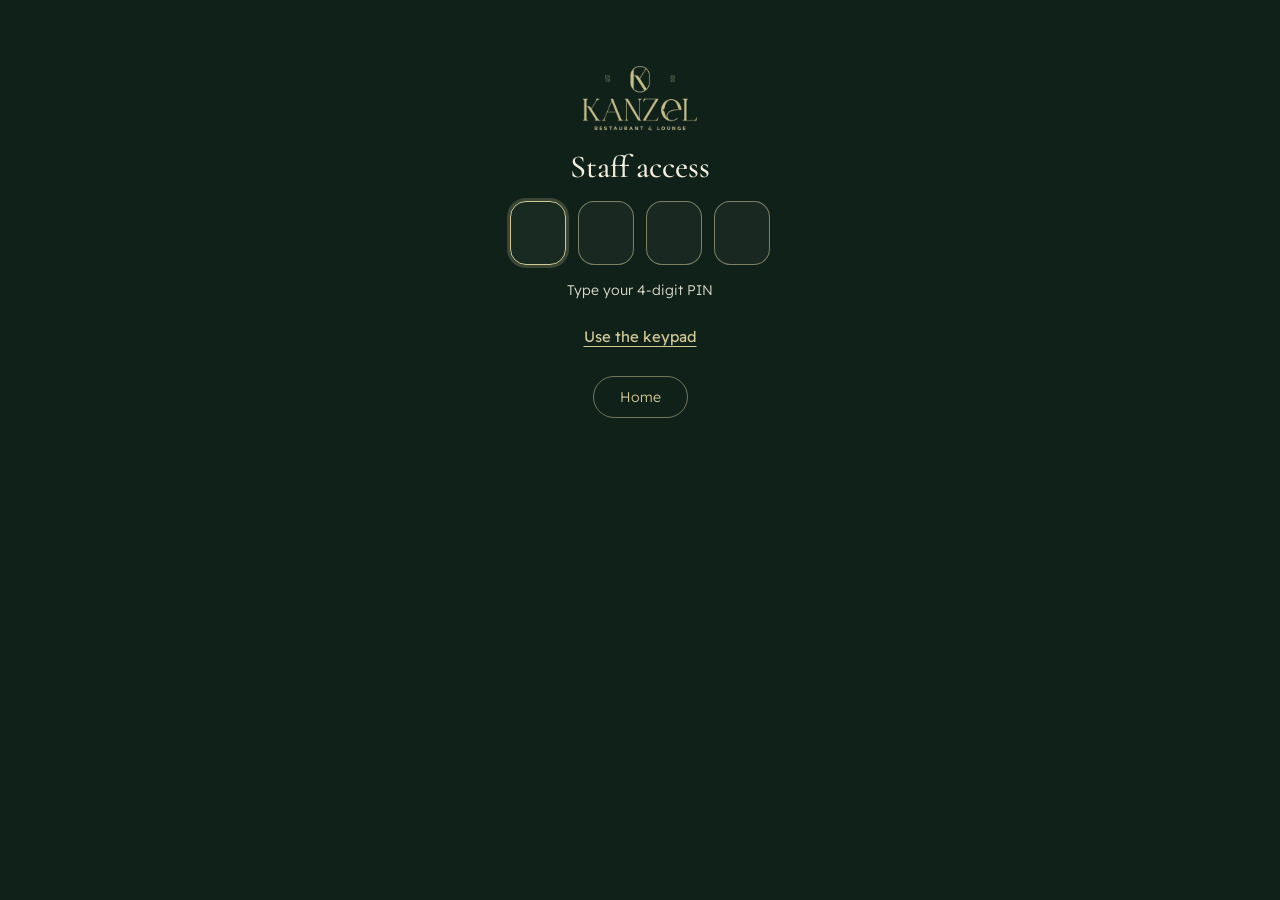
<file: reception.html>
<!DOCTYPE html>
<html lang="en" dir="ltr">
<head>
<meta charset="utf-8">
<meta name="viewport" content="width=device-width, initial-scale=1, viewport-fit=cover">
<link rel="manifest" href="manifest.json">
<meta name="theme-color" content="#10211a">
<meta name="robots" content="noindex, nofollow">
<link rel="icon" href="icon-192.png">
<link rel="apple-touch-icon" href="apple-touch-icon.png">
<meta name="mobile-web-app-capable" content="yes">
<meta name="apple-mobile-web-app-capable" content="yes">
<meta name="apple-mobile-web-app-status-bar-style" content="black-translucent">
<meta name="apple-mobile-web-app-title" content="Kanzel">
<title>Kanzel Reception</title>
<link rel="preconnect" href="https://fonts.googleapis.com">
<link rel="preconnect" href="https://fonts.gstatic.com" crossorigin>
<link href="https://fonts.googleapis.com/css2?family=Cormorant+Garamond:ital,wght@0,500;0,600;1,500&family=Readex+Pro:wght@300;400;500&display=swap" rel="stylesheet">
<link rel="stylesheet" href="staff.css">
<style>
.tq{display:flex;gap:14px;align-items:flex-start}.tq canvas{width:104px;height:auto;border-radius:10px;flex:none;background:#10211a}
.tq .in{flex:1;min-width:0}.tq .u{margin-top:8px;font-size:12.5px;color:rgba(244,239,221,.88);word-break:break-all;direction:ltr;text-align:start}
#printArea{display:none}
@media print{@page{size:A4;margin:0}html,body{background:#fff!important}body>*:not(#printArea){display:none!important}
 #printArea{display:grid!important;grid-template-columns:1fr 1fr;gap:8mm;padding:8mm}#printArea img{width:100%;display:block;break-inside:avoid}}
</style>
</head>
<body>
<div class="wrap" id="app" hidden>
 <div class="bar">
  <a class="rnd" id="back" href="/" data-go="index"><svg viewBox="0 0 24 24" fill="none" stroke="currentColor" stroke-width="1.6" stroke-linecap="round" stroke-linejoin="round"><path d="M15 5l-7 7 7 7"/></svg></a>
  <img src="logo.png" alt="Kanzel">
  <div class="g">
   <button class="rnd" id="lock" aria-label="Lock"><svg viewBox="0 0 24 24" fill="none" stroke="currentColor" stroke-width="1.5" stroke-linecap="round" stroke-linejoin="round"><rect x="5" y="10.5" width="14" height="9.5" rx="2"/><path d="M8 10.5V8a4 4 0 018 0v2.5"/></svg></button>
   <button class="rnd" id="lang" aria-label="Language"><svg viewBox="0 0 24 24" fill="none" stroke="currentColor" stroke-width="1.4" stroke-linecap="round" stroke-linejoin="round" aria-hidden="true"><circle cx="12" cy="12" r="9.5"/><ellipse cx="12" cy="12" rx="4.2" ry="9.5"/><path d="M2.5 12h19M4 7.2c2.2 1.3 4.9 2 8 2s5.8-.7 8-2M4 16.8c2.2-1.3 4.9-2 8-2s5.8.7 8 2"/></svg></button>
  </div>
 </div>
 <div class="mh"><h1 id="h1"></h1><p id="sub"></p></div>
 <div class="tabs"><a class="tab" href="/waiter" data-go="waiter" id="tabW"></a><a class="tab on" href="/reception" data-go="reception" id="tabR"></a></div>
 <div class="tabs" id="kinds"></div>
 <div class="tabs" id="chips"></div>
 <div id="list" style="margin-top:16px"><div class="skl"></div><div class="skl"></div></div>
 <p class="note" id="foot"></p>
</div>
<div id="printArea" aria-hidden="true"></div>
<script src="menu.js"></script>
<script src="qr.js"></script>
<script src="kz.js"></script>
<script src="tqr.js"></script>
<script>
const $=s=>document.querySelector(s),esc=KZ.esc;
let lang=KZ.lang(),kind="bookings",flt="new",seen=null;
const T={en:{ tables:"Tables & QR",tH:"Table QR codes",tSub:"Print one code per table. A guest scans it and orders from their phone.",siteUrl:"Website address",addT:"Add table",printAll:"Print all",dl:"Download",del:"Delete",delSure:"Tap again",tLabel:"Table number or name",dup:"Already used",urlBad:"The address must start with https://",saved:"Saved",
 qrNote:"Each code opens the guest page for that table. If you change the website address, print the codes again.",h1:"Reservations",sub:"Table bookings and event requests from the website",tabW:"Orders",tabR:"Reception",
 bookings:"Table bookings",events:"Event requests",new:"New",confirmed:"Confirmed",cancelled:"Cancelled",
 none:"Nothing here yet",guests:"guests",call:"Call",wa:"WhatsApp",confirm:"Confirm",tno:"Table number (optional)",cancel:"Cancel",reopen:"Move back to new",
 date:"Date",time:"Time",needs:"Needs",notes:"Notes",received:"Received",lock:"Lock",back:"Back",
 foot:"Requests are stored in this browser for now. They arrive from the website once the backend is connected. Event requests also reach you on WhatsApp, this list just keeps track of them.",
 waMsg:(n,d,tm)=>"Hello "+n+", this is Kanzel. Your reservation on "+d+" at "+tm+" is confirmed. We look forward to seeing you."},
 ar:{ tables:"الترابيزات والـ QR",tH:"أكواد الترابيزات",tSub:"اطبع كود لكل ترابيزة. الضيف بيمسحه ويطلب من موبايله.",siteUrl:"عنوان الموقع",addT:"أضف ترابيزة",printAll:"اطبع الكل",dl:"حمّل",del:"حذف",delSure:"دوس تاني",tLabel:"رقم أو اسم الترابيزة",dup:"مستخدم قبل كده",urlBad:"العنوان لازم يبدأ بـ https://",saved:"اتحفظ",
 qrNote:"كل كود بيفتح صفحة الضيف للترابيزة دي. لو غيّرت عنوان الموقع اطبع الأكواد تاني.",h1:"الحجوزات",sub:"حجوزات الترابيزات وطلبات المناسبات من الموقع",tabW:"الطلبات",tabR:"الريسبشن",
 bookings:"حجز ترابيزة",events:"طلبات المناسبات",new:"جديد",confirmed:"متأكد",cancelled:"ملغي",
 none:"مفيش حاجة لسه",guests:"أفراد",call:"اتصل",wa:"واتساب",confirm:"أكّد",tno:"رقم الترابيزة (اختياري)",cancel:"إلغاء",reopen:"رجّعه جديد",
 date:"التاريخ",time:"الوقت",needs:"المطلوب",notes:"ملاحظات",received:"وصل",lock:"قفل",back:"رجوع",
 foot:"الطلبات متخزنة في المتصفح ده دلوقتي. هتوصل من الموقع لما نربط الباك إند. طلبات المناسبات بتوصلك على واتساب كمان، والقائمة دي للمتابعة بس.",
 waMsg:(n,d,tm)=>"أهلاً "+n+"، معاك كنزل. حجزك يوم "+d+" الساعة "+tm+" اتأكد. في انتظارك."}};
const digits=p=>String(p||"").replace(/\D/g,"");
function wa(p){let d=digits(p);if(d.startsWith("00"))d=d.slice(2);else if(d.startsWith("0"))d="2"+d;return d}
const fD=(d,l)=>{try{return new Date(d+"T00:00:00").toLocaleDateString(l==="ar"?"ar-EG-u-nu-latn":"en-GB",{weekday:"long",day:"numeric",month:"long"})}catch(e){return d}};
const fT=(tm,l)=>{const p=String(tm||"").split(":"),h=+p[0],mi=+p[1];if(isNaN(h))return tm;const a=l==="ar";return (h%12||12)+":"+String(mi||0).padStart(2,"0")+" "+(h>=12&&h<24?(a?"م":"PM"):(a?"ص":"AM"))};
function bk(b){const p=String(b.time||"0:0").split(":"),h=+p[0]||0;return String(b.date||"")+" "+String(h+(h<6?24:0)).padStart(2,"0")+":"+String(p[1]||"00")}
function bookCard(b){const t=T[lang];
 return`<div class="card${b.status==="new"?" hl":""}"><div class="top"><div class="tb">${esc(b.name)}</div><div class="tm">${t.received} ${KZ.clock(b.ts,lang)}<br>${KZ.ago(b.ts,lang)}</div></div>
 <div class="items"><div class="r"><span>${t.date}</span><i>${esc(fD(b.date,lang))}</i></div><div class="r"><span>${t.time}</span><i>${esc(fT(b.time,lang))}</i></div><div class="r"><span>${b.guests} ${t.guests}</span><i dir="ltr">${esc(b.phone)}</i></div>${b.tableNo?`<div class="r"><span>${t.tno}</span><i>${esc(b.tableNo)}</i></div>`:""}${b.note?`<div class="nt">${esc(b.note)}</div>`:""}</div>
 <div class="row"><a class="btn sm ghost" href="tel:${esc(digits(b.phone))}">${t.call}</a><a class="btn sm ghost" target="_blank" rel="noopener" href="https://wa.me/${wa(b.phone)}?text=${encodeURIComponent(t.waMsg(b.name,fD(b.date,lang),fT(b.time,lang)))}">${t.wa}</a></div>${acts(b)}</div>`}
function evCard(b){const t=T[lang],ar=lang==="ar",needs=(ar?b.needsAr:b.needsEn)||[];
 return`<div class="card${b.status==="new"?" hl":""}"><div class="top"><div class="tb">${esc(b.name)}</div><div class="tm">${t.received} ${KZ.clock(b.ts,lang)}<br>${KZ.ago(b.ts,lang)}</div></div>
 <div class="items"><div class="r"><span>${esc(ar?b.occAr:b.occEn)}</span><i>${b.guests} ${t.guests}</i></div>${b.date?`<div class="r"><span>${t.date}</span><i>${esc(b.date)}</i></div>`:""}${needs.length?`<div class="r"><span>${t.needs}</span><i style="white-space:normal;text-align:end">${esc(needs.join("، "))}</i></div>`:""}</div>
 ${b.notes?`<div class="nt">${t.notes}: ${esc(b.notes)}</div>`:""}${acts(b)}</div>`}
function acts(b){const t=T[lang];
 if(b.status==="new")return`${kind==="bookings"?`<input class="tin" data-tn="${esc(b.id)}" maxlength="8" placeholder="${t.tno}" style="width:100%;margin-top:10px;padding:10px 14px;border-radius:12px;border:1px solid #ffffff33;background:#ffffff0f;color:inherit;font:inherit">`:""}<div class="row"><button class="btn sm" data-id="${esc(b.id)}" data-s="confirmed">${t.confirm}</button><button class="btn sm bad" data-id="${esc(b.id)}" data-s="cancelled">${t.cancel}</button></div>`;
 return`<div class="row"><span class="pill ${b.status==="confirmed"?"ok":"no"}"><i class="dot"></i>${t[b.status]}</span><button class="btn sm ghost" data-id="${esc(b.id)}" data-s="new">${t.reopen}</button></div>`}
function render(){const t=T[lang],ar=lang==="ar";
 document.documentElement.lang=lang;document.documentElement.dir=ar?"rtl":"ltr";
 $("#h1").textContent=t.h1;$("#sub").textContent=t.sub;$("#tabW").textContent=t.tabW;$("#tabR").textContent=t.tabR;$("#foot").textContent=t.foot;
 $("#lock").setAttribute("aria-label",t.lock);$("#back").setAttribute("aria-label",t.back);$("#lang").setAttribute("aria-label",ar?"English":"العربية");
 const cnt=(n,s)=>KZ.list(n).filter(x=>x.status===s).length;
 $("#kinds").innerHTML=["bookings","events","tables"].map(k=>`<button class="tab${kind===k?" on":""}" data-kind="${k}">${t[k]}<b>${k==="tables"?"":cnt(k,"new")||""}</b></button>`).join("");
 $("#chips").hidden=kind==="tables";
 $("#chips").innerHTML=["new","confirmed","cancelled"].map(s=>`<button class="tab${flt===s?" on":""}" data-flt="${s}">${t[s]}<b>${KZ.list(kind).filter(x=>x.status===s).length}</b></button>`).join("");
 if(kind==="tables"){if($("#list").dataset.m!=="tables")renderTables()}else{$("#list").dataset.m="";
 const L=KZ.list(kind).filter(x=>x.status===flt).sort(kind==="bookings"&&flt!=="cancelled"?((a,b)=>bk(a).localeCompare(bk(b))):((a,b)=>flt==="new"?a.ts-b.ts:(b.ts-a.ts)));
 $("#list").innerHTML=L.length?L.map(kind==="bookings"?bookCard:evCard).join(""):`<div class="empty">${t.none}</div>`}
 const n=cnt("bookings","new")+cnt("events","new");document.title=(n?"("+n+") ":"")+"Kanzel Reception"}
function beep(){try{const a=new(window.AudioContext||window.webkitAudioContext)(),o=a.createOscillator(),g=a.createGain();o.frequency.value=660;g.gain.value=.15;o.connect(g);g.connect(a.destination);o.start();g.gain.exponentialRampToValueAtTime(.001,a.currentTime+.4);o.stop(a.currentTime+.45)}catch(e){}}
function tick(){const ids=new Set([...KZ.list("bookings"),...KZ.list("events")].filter(x=>x.status==="new").map(x=>x.id));
 if(seen&&[...ids].some(i=>!seen.has(i)))beep();seen=ids;render()}
document.addEventListener("click",e=>{
 const k=e.target.closest("[data-kind]");if(k){kind=k.dataset.kind;$("#list").dataset.m="";render();return}
 const f=e.target.closest("[data-flt]");if(f){flt=f.dataset.flt;render();return}
 const b=e.target.closest("button[data-id]");if(b){const ti=b.closest(".card").querySelector("[data-tn]"),tn=ti?ti.value.trim().slice(0,8):"";KZ.update(kind,b.dataset.id,o=>{o.status=b.dataset.s;o.updatedAt=Date.now();if(kind==="bookings"&&b.dataset.s==="confirmed"&&tn)o.tableNo=tn});render()}});
$("#lang").onclick=()=>{lang=lang==="ar"?"en":"ar";KZ.setLang(lang);$("#list").dataset.m="";render()};
$("#lock").onclick=()=>{KZ.logout("staff");location.reload()};
addEventListener("storage",e=>{if(e.key===KZ.KEYS.bookings||e.key===KZ.KEYS.events)tick()});

/* ---------- table QR codes ---------- */
const DEFT=()=>Array.from({length:20},(_,i)=>({id:"t"+(i+1),label:String(i+1)}));
let TB=KZ.read("kanzel-tables",null);if(!Array.isArray(TB)||!TB.length)TB=DEFT();
const saveTB=()=>KZ.write("kanzel-tables",TB);
const baseUrl=()=>KZQR.base();
const tUrl=l=>baseUrl()+"/table.html?t="+encodeURIComponent(l);
let logoImg=null;const logoReady=new Promise(r=>{const i=new Image();i.onload=()=>{logoImg=i;r()};i.onerror=r;i.src="logo.png"});
function qrOf(text){const L=window.QRCodeLib;for(let v=2;v<=20;v++){try{const q=new L.QRCode(v,L.ECC.M);q.addData(text);q.make();return q}catch(e){}}return null}
function rr(x,a,b,w,h,r){x.beginPath();x.moveTo(a+r,b);x.arcTo(a+w,b,a+w,b+h,r);x.arcTo(a+w,b+h,a,b+h,r);x.arcTo(a,b+h,a,b,r);x.arcTo(a,b,a+w,b,r);x.closePath()}
function drawCard(label,url,sc){return KZQR.draw(label,sc)}
const isDup=(l,id)=>TB.some(t=>t.id!==id&&t.label.trim().toLowerCase()===l.trim().toLowerCase());
function tCard(tb){const t=T[lang],bad=!tb.label.trim()||isDup(tb.label,tb.id);
 return`<div class="card" data-tid="${esc(tb.id)}"><div class="tq"><canvas data-prev="${esc(tb.id)}" width="220" height="308" role="img" aria-label="QR ${esc(tb.label)}"></canvas>
 <div class="in"><label class="fld" style="margin-top:0"><span>${t.tLabel}</span><input data-tl="${esc(tb.id)}" maxlength="14" value="${esc(tb.label)}"${bad?' class="bad"':""}></label>
 <div class="u" data-u="${esc(tb.id)}">${esc(tUrl(tb.label))}</div>
 <div class="row" style="margin-top:12px"><button class="btn sm" data-dl="${esc(tb.id)}">${t.dl}</button><button class="btn sm bad" data-rm="${esc(tb.id)}">${t.del}</button></div></div></div></div>`}
function renderTables(){const t=T[lang],l=$("#list");l.dataset.m="tables";
 l.innerHTML=`<div class="sec" style="margin-bottom:12px"><div class="hd" style="padding:14px 0 4px"><h2>${t.tH}</h2></div><p class="note" style="margin:0 0 6px">${t.tSub}</p>
 <label class="fld"><span>${t.siteUrl}</span><input id="siteUrl" type="url" dir="ltr" value="${esc(baseUrl())}"></label>
 <div class="row"><button class="btn sm" data-a="addt">${t.addT}</button><button class="btn sm ghost" data-a="printall">${t.printAll}</button></div></div>`+TB.map(tCard).join("")+`<p class="note">${t.qrNote}</p>`;
 paintPrev()}
function paintPrev(){Promise.race([Promise.all([logoReady,document.fonts?document.fonts.ready:0]),new Promise(r=>setTimeout(r,1500))]).then(()=>{
 document.querySelectorAll("canvas[data-prev]").forEach(cv=>{const tb=TB.find(x=>x.id===cv.dataset.prev);if(!tb)return;const n=drawCard(tb.label||"?",tUrl(tb.label||"?"),.22);cv.getContext("2d").drawImage(n,0,0,cv.width,cv.height)})})}
function dlCard(tb){const c=drawCard(tb.label,tUrl(tb.label),1);c.toBlob(b=>{if(!b)return;const u=URL.createObjectURL(b),a=document.createElement("a");a.href=u;a.download="kanzel-table-"+tb.label.replace(/[^\w\u0600-\u06FF-]+/g,"_")+".png";document.body.appendChild(a);a.click();a.remove();setTimeout(()=>URL.revokeObjectURL(u),3000)},"image/png")}
function printAll(){const pa=$("#printArea");pa.innerHTML="";TB.filter(t=>t.label.trim()).forEach(tb=>{const im=new Image();im.src=drawCard(tb.label,tUrl(tb.label),.6).toDataURL("image/png");im.alt="";pa.appendChild(im)});setTimeout(()=>window.print(),250)}
let tmT2=0,armT=null;
document.addEventListener("click",e=>{
 const dl=e.target.closest("[data-dl]");if(dl){const tb=TB.find(x=>x.id===dl.dataset.dl);if(tb&&tb.label.trim())dlCard(tb);return}
 const rm=e.target.closest("[data-rm]");if(rm){if(rm.dataset.armed){TB=TB.filter(x=>x.id!==rm.dataset.rm);if(!TB.length)TB=DEFT();saveTB();renderTables();return}
  const old=rm.textContent;rm.textContent=T[lang].delSure;rm.dataset.armed="1";setTimeout(()=>{if(rm.isConnected){rm.textContent=old;delete rm.dataset.armed}},3500);return}
 const a=e.target.closest("[data-a]");if(!a)return;
 if(a.dataset.a==="addt"){const nums=TB.map(x=>parseInt(x.label,10)).filter(n=>!isNaN(n)),nx=nums.length?Math.max(...nums)+1:TB.length+1;TB.push({id:KZ.uid(),label:String(nx)});saveTB();renderTables();window.scrollTo({top:document.body.scrollHeight,behavior:"smooth"})}
 else if(a.dataset.a==="printall")printAll()});
document.addEventListener("input",e=>{const el=e.target;
 if(el.dataset&&el.dataset.tl){const tb=TB.find(x=>x.id===el.dataset.tl);if(!tb)return;tb.label=el.value;const bad=!el.value.trim()||isDup(el.value,tb.id);el.classList.toggle("bad",bad);
  const u=document.querySelector('[data-u="'+tb.id+'"]');if(u)u.textContent=tUrl(tb.label);
  if(!bad){saveTB();clearTimeout(tmT2);tmT2=setTimeout(()=>{const cv=document.querySelector('canvas[data-prev="'+tb.id+'"]');if(cv){const n=drawCard(tb.label,tUrl(tb.label),.22);const c2=cv.getContext("2d");c2.clearRect(0,0,cv.width,cv.height);c2.drawImage(n,0,0,cv.width,cv.height)}},250)}else KZ.toast(T[lang].dup,1)}});
document.addEventListener("change",e=>{if(e.target.id!=="siteUrl")return;const v=e.target.value.trim().replace(/\/+$/,"");
 if(!/^https:\/\/[^\s/]+/i.test(v)){KZ.toast(T[lang].urlBad,1);e.target.value=baseUrl();return}
 const st=KZ.settings();st.siteUrl=v;KZ.saveSettings(st);KZ.toast(T[lang].saved);renderTables()});
KZ.gate("staff").then(()=>{$("#app").hidden=false;tick();setInterval(tick,4000)});
</script>
</body>
</html>
</file>
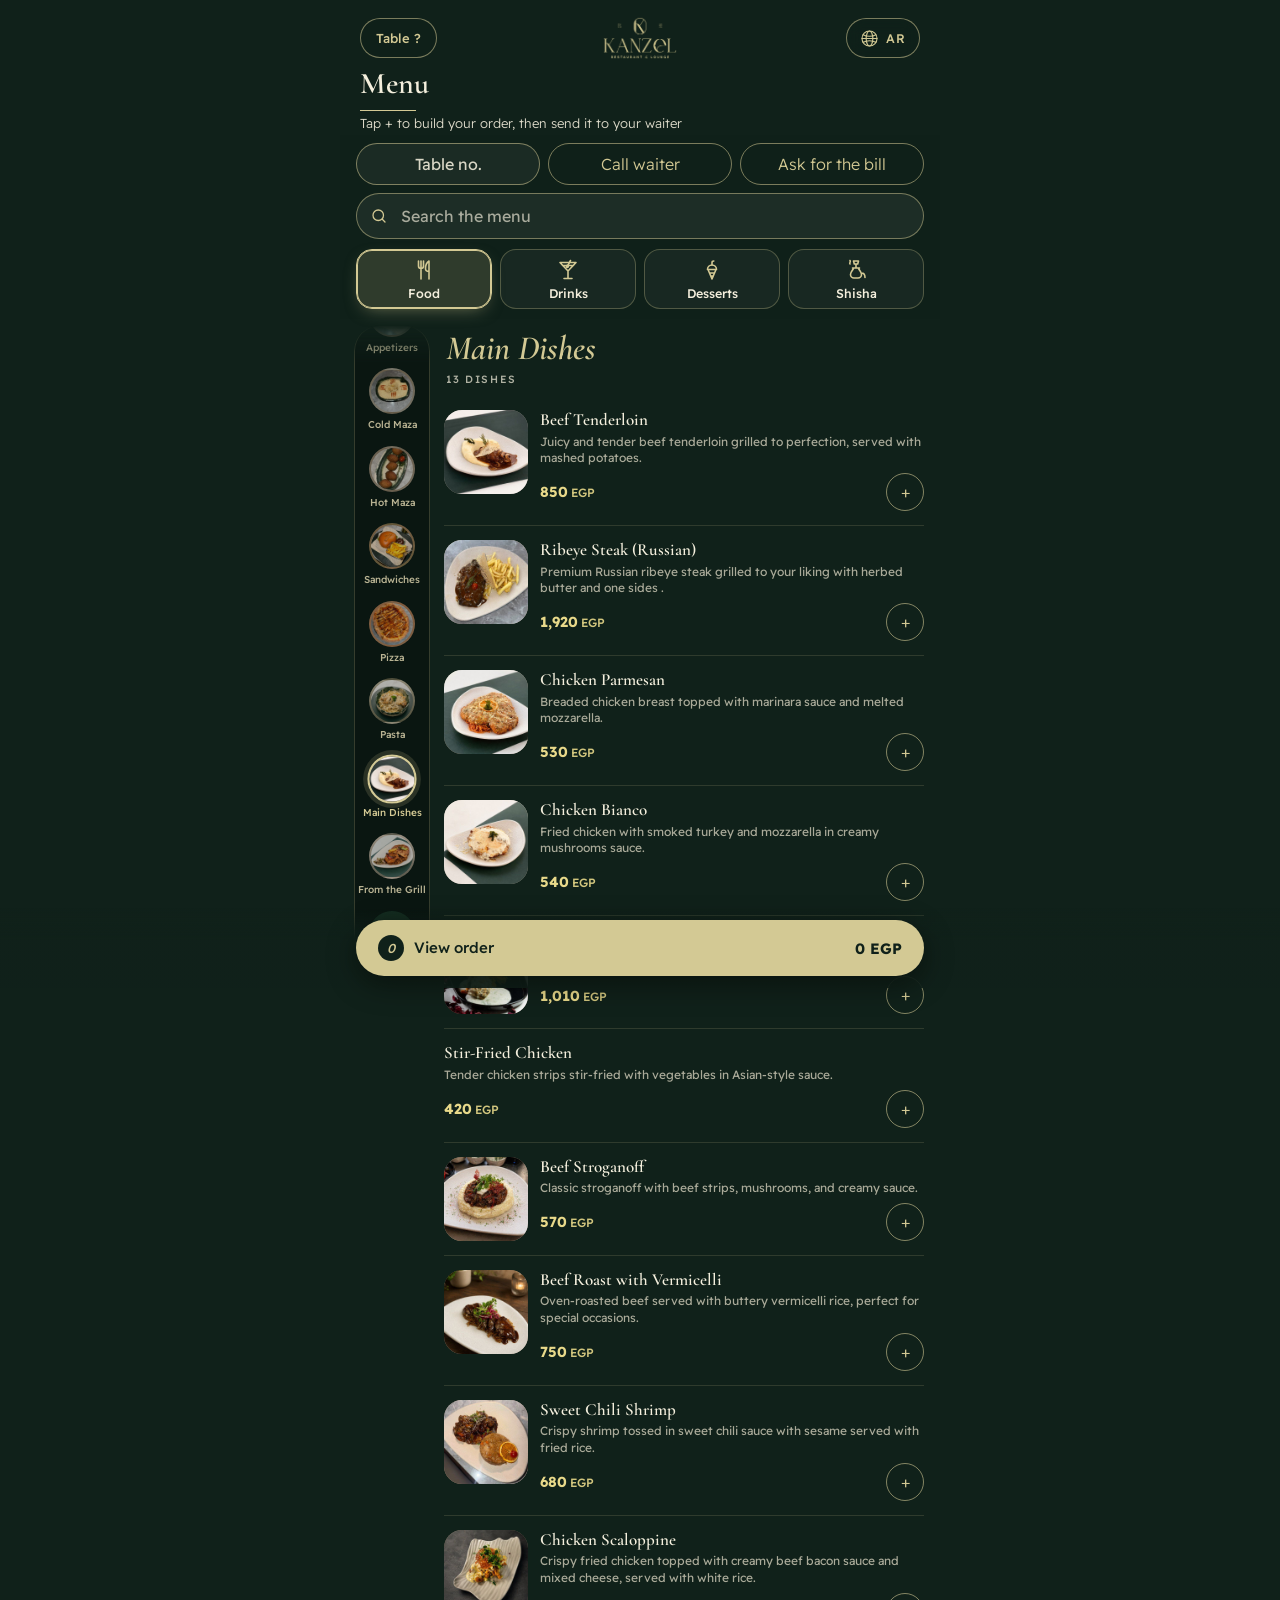
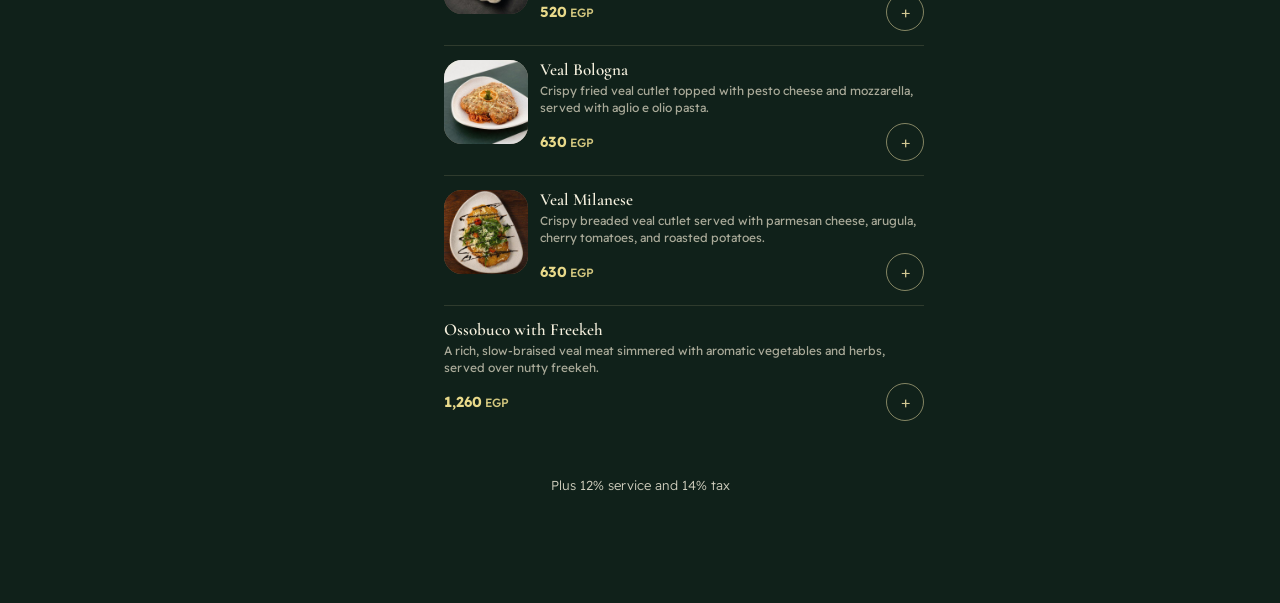
<file: table.html>
<!DOCTYPE html>
<html lang="en" dir="ltr">
<head>
<meta charset="utf-8">
<meta name="viewport" content="width=device-width, initial-scale=1, viewport-fit=cover">
<link rel="manifest" href="manifest.json">
<meta name="theme-color" content="#10211a">
<meta name="robots" content="noindex">
<link rel="icon" href="icon-192.png">
<link rel="apple-touch-icon" href="apple-touch-icon.png">
<meta name="mobile-web-app-capable" content="yes">
<meta name="apple-mobile-web-app-capable" content="yes">
<meta name="apple-mobile-web-app-status-bar-style" content="black-translucent">
<meta name="apple-mobile-web-app-title" content="Kanzel">
<title>Kanzel · Order at your table</title>
<link rel="preconnect" href="https://fonts.googleapis.com">
<link rel="preconnect" href="https://fonts.gstatic.com" crossorigin>
<link href="https://fonts.googleapis.com/css2?family=Cormorant+Garamond:ital,wght@0,500;0,600;1,500&family=Readex+Pro:wght@300;400;500&display=swap" rel="stylesheet">
<style>
:root{--forest:#10211a;--panel:#162b21;--moss:#2f5233;--gold:#d3c994;--cream:#f4efdd;
 --serif:"Cormorant Garamond","Readex Pro",Georgia,serif;--sans:"Readex Pro",system-ui,sans-serif;
 color-scheme:dark;--sb:env(safe-area-inset-bottom,0px)}
*,*::before,*::after{box-sizing:border-box;margin:0;padding:0;-webkit-tap-highlight-color:transparent}
html{scroll-padding-top:env(safe-area-inset-top,0px);scroll-behavior:auto}
body{background:var(--forest);color:var(--cream);font-family:var(--sans);font-weight:300;min-height:100dvh;overflow-x:hidden;overflow-x:clip;padding-top:env(safe-area-inset-top,0px)}
body.lock{overflow:hidden}
body::before{content:"";position:fixed;inset:0 0 auto;height:env(safe-area-inset-top,0px);background:var(--forest);z-index:10}
button,a{font:inherit;color:inherit;cursor:pointer;text-decoration:none}
button{background:none;border:0}
button:focus-visible,textarea:focus-visible,input:focus-visible{outline:2px solid var(--gold);outline-offset:3px}

/* ===== The menu itself: the same CSS as the public menu (index.html), so both pages look identical ===== */
#menuView{--top:0px}
#menuView *,#menuView *::before,#menuView *::after{box-sizing:border-box;margin:0;padding:0;-webkit-tap-highlight-color:transparent}
#menuView{background:var(--forest);min-height:100dvh}
#menuView button,#menuView a{font:inherit;color:inherit;cursor:pointer;text-decoration:none}
#menuView button{background:none;border:0}
#menuView .wrap{max-width:600px;margin:0 auto}
#menuView .bar{display:flex;align-items:center;justify-content:space-between;padding:16px 20px 0}
#menuView .rnd{width:40px;height:40px;border-radius:50%;border:1px solid rgba(211,201,148,.55);color:var(--gold);display:grid;place-items:center;background:rgba(16,33,26,.35);backdrop-filter:blur(8px);-webkit-backdrop-filter:blur(8px);font:500 13px var(--sans);transition:background .25s,transform .25s}
#menuView .rnd:hover{background:rgba(211,201,148,.18)}#menuView .rnd:active{transform:scale(.94)}
#menuView #mlang svg{width:22px;height:22px;display:block}
#menuView .rnd svg{width:18px;height:18px}
#menuView [dir=rtl] .back svg,[dir=rtl] #menuView .back svg{transform:scaleX(-1)}
#menuView .bar img{height:44px;width:auto}
#menuView .mh{padding:8px 20px 4px}
#menuView .mh h1{font:600 30px/1.05 var(--serif)}
#menuView .mh p{font-size:13px;opacity:.9;margin-top:4px}
#menuView nav button{flex:none;height:60px;border-radius:16px;padding:6px 4px;display:flex;flex-direction:column;align-items:center;justify-content:center;gap:5px;position:relative;overflow:hidden;border:1px solid rgba(211,201,148,.3);background:#ffffff0a;color:var(--cream);transition:height .25s,background .2s,border-color .2s}
#menuView nav button b{font:500 12.5px/1.1 var(--sans);white-space:nowrap}
#menuView .card{display:grid;grid-template-columns:78px 1fr;gap:12px;padding:10px 12px;margin-bottom:8px;background:#ffffff0a;border-radius:18px}
#menuView .card.np{grid-template-columns:1fr;padding:12px 14px}
#menuView .card.np>div{display:grid;grid-template-columns:1fr auto;column-gap:14px;align-items:baseline}
#menuView .card.np p{grid-column:1/-1;grid-row:2}
#menuView .card.np .pr{grid-row:1;grid-column:2;margin:0}
#menuView .ph{position:relative;overflow:hidden;height:78px;border-radius:14px;border:1px solid #d3c99440;background:var(--ph,#2a4a2f)}
#menuView .card h3{font:600 17px/1.25 var(--serif)}
#menuView .card p{font:400 13px/1.5 var(--sans);color:#e6e0cb;opacity:1;margin:3px 0 0}
#menuView .card p:empty{display:none}
#menuView .card .pr{display:block;margin-top:6px;padding:0;border:0;background:none;font:700 16px/1.2 var(--sans);color:#e8d98a;white-space:nowrap}
#menuView .card .pr small{font:500 12px var(--sans);opacity:.9;margin-inline-start:3px}
#menuView nav{position:sticky;top:env(safe-area-inset-top,0px);z-index:5;display:grid;grid-auto-flow:column;grid-auto-columns:1fr;gap:8px;overflow:visible;padding:10px 16px;background:#10211af5;backdrop-filter:blur(8px);-webkit-backdrop-filter:blur(8px);scrollbar-width:none}
#menuView nav button.on{border-color:var(--gold);background:rgba(211,201,148,.16);box-shadow:inset 0 0 0 1px var(--gold)}
#menuView section{padding:8px 16px 0;scroll-margin-top:84px}
#menuView h2{position:sticky;top:calc(env(safe-area-inset-top,0px) + var(--stkh,128px));z-index:4;margin:0;padding:5px 0;background:var(--forest);font:inherit}
#menuView .acch{position:relative;overflow:hidden;isolation:isolate;display:flex;align-items:center;gap:12px;width:100%;height:64px;padding:0 14px;text-align:start;border:1px solid rgba(211,201,148,.32);border-radius:16px;background:#1b3a2a;transition:height .28s ease}
#menuView .acch .nm{flex:1;font:italic 600 24px/1.15 var(--serif);color:var(--gold);text-shadow:0 1px 8px rgba(0,0,0,.65)}
#menuView .acch small{font-size:13px;opacity:.88}
#menuView .acch .chev{flex:none;width:10px;height:10px;margin-inline:4px;border:solid var(--gold);border-width:0 1.5px 1.5px 0;transform:rotate(45deg) translate(-2px,-2px);transition:transform .3s}
#menuView section.open .chev{transform:rotate(-135deg) translate(-2px,-2px)}
#menuView .items{padding-top:12px}
#menuView section:not(.open) .items{display:none}
#menuView section.open .items{animation:fade .35s both}
#menuView .totop{position:fixed;inset-inline-end:16px;bottom:calc(20px + env(safe-area-inset-bottom,0px));z-index:6;width:48px;height:48px;border-radius:50%;border:1px solid var(--gold);background:#10211af2;color:var(--gold);display:grid;place-items:center;opacity:0;transform:translateY(12px);pointer-events:none;transition:opacity .25s,transform .25s;box-shadow:0 6px 20px rgba(0,0,0,.4)}
#menuView .totop.on{opacity:1;transform:none;pointer-events:auto}
#menuView .totop svg{width:20px;height:20px}
[dir=rtl] #menuView .acch .nm,[dir=rtl] #menuView nav button b{font-style:normal}
#menuView .tax{font-size:13px;opacity:.85;text-align:center;padding:28px 20px calc(60px + env(safe-area-inset-bottom,0px))}
body.is-menu #menuView{display:block}
@keyframes up{from{opacity:0;transform:translateY(30px)}to{opacity:1;transform:none}}
#menuView .mh h1::after{content:"";display:block;height:1.5px;width:56px;background:var(--gold);margin-top:10px;transform-origin:left}
[dir=rtl] #menuView .mh h1::after{transform-origin:right}
@keyframes fade{from{opacity:0}to{opacity:1}}
@keyframes pop{from{opacity:0;transform:scale(.5)}to{opacity:1;transform:none}}
@keyframes chip{from{opacity:0;transform:translateX(calc(34px*var(--dx,1))) scale(.9)}to{opacity:1;transform:none}}
@keyframes line{from{transform:scaleX(0)}to{transform:scaleX(1)}}
@keyframes spin{to{transform:rotate(360deg)}}
[dir=rtl] #menuView{--dx:-1}
.emptyM{padding:48px 24px;text-align:center;color:var(--cream)}
#menuView nav button .ti{display:block;line-height:0}
#menuView.min nav button{height:42px;flex-direction:row;gap:7px}
#menuView section{scroll-margin-top:calc(env(safe-area-inset-top,0px) + var(--stkh,128px))!important}
#menuView section.gh{display:none}
body.searching #menuView section.gh{display:block}
#menuView section.open .acch{height:52px}
#menuView .bn{position:absolute;inset:0;z-index:-2;background:var(--ph,#2a4a2f)}
#menuView .bn img{position:absolute;inset:0;width:100%;height:100%;object-fit:cover;opacity:0;filter:blur(12px);transform:scale(1.1);transition:opacity .6s,filter .7s,transform .7s}
#menuView .bn img.ok{opacity:.65;filter:none;transform:none}
#menuView .bn::after{content:"";position:absolute;inset:0;background:linear-gradient(90deg,rgba(16,33,26,.95) 10%,rgba(16,33,26,.55) 70%,rgba(16,33,26,.28))}
[dir=rtl] #menuView .bn::after{background:linear-gradient(270deg,rgba(16,33,26,.95) 10%,rgba(16,33,26,.55) 70%,rgba(16,33,26,.28))}
#menuView .ph img{position:absolute;inset:0;width:100%;height:100%;object-fit:cover;opacity:0;filter:blur(10px);transform:scale(1.08);transition:opacity .5s,filter .6s,transform .6s}
#menuView .ph img.ok{opacity:1;filter:none;transform:none}
#menuView .items.g{padding-top:12px}
#menuView section.open .items.g,body.searching #menuView .items.g{display:grid!important;grid-template-columns:1fr 1fr;gap:10px}
#menuView .items.g .card{margin:0}
#menuView .items.g .card.np{grid-column:1/-1}
#menuView .card.gc{display:block;padding:0;overflow:hidden}
#menuView .gc .ph{height:auto;aspect-ratio:1/1;border:0;border-radius:0}
#menuView .gc>div:last-child{padding:10px 12px 12px}
#menuView .gc h3{font-size:15.5px}
#menuView .gc p{font-size:12px;line-height:1.45}
#menuView .card.rv{opacity:0;transform:translateY(14px);transition:opacity .5s ease,transform .55s cubic-bezier(.2,.7,.2,1);transition-delay:calc(var(--i,0)*60ms)}
#menuView .card.rv.in,body.searching #menuView .card.rv{opacity:1;transform:none}
@media(prefers-reduced-motion:reduce){#menuView .card.rv{opacity:1;transform:none;transition:none}#menuView .ph img,#menuView .bn img{transition:none;filter:none;transform:none}}
#menuView .ci{flex:none;width:40px;height:40px;border-radius:50%;display:grid;place-items:center;color:var(--gold);border:1px solid rgba(211,201,148,.55);background:rgba(16,33,26,.55);-webkit-backdrop-filter:blur(6px);backdrop-filter:blur(6px);transition:width .28s,height .28s,background .3s,color .3s,border-color .3s}
#menuView .ci svg{width:23px;height:23px;display:block;overflow:visible;transition:transform .35s}
#menuView section.open .ci{width:34px;height:34px;background:var(--gold);color:var(--forest);border-color:var(--gold);animation:kzpop .55s cubic-bezier(.3,1.5,.5,1)}
#menuView section.open .ci svg{width:20px;height:20px}
#menuView .acch{box-shadow:0 8px 20px -12px rgba(0,0,0,.7);transition:height .28s ease,transform .15s}
#menuView .acch:active{transform:scale(.985)}
#menuView .acch small{padding:2px 9px;border-radius:99px;background:rgba(16,33,26,.6);border:1px solid rgba(211,201,148,.35);font:500 12px var(--sans)}
#menuView section.open .bn img.ok{animation:kzk 10s ease-out both}
#menuView nav button .ti svg{width:24px;height:24px;overflow:visible;color:var(--gold);transition:color .2s}
#menuView.min nav button .ti svg{width:18px;height:18px}
#menuView nav button.on{box-shadow:inset 0 0 0 1px var(--gold),0 6px 18px -8px rgba(211,201,148,.55)}
#menuView nav button.on .ti{animation:kzpop .5s cubic-bezier(.3,1.5,.5,1)}
#menuView nav button:active{transform:scale(.96)}
#menuView svg .an{transform-box:fill-box;transform-origin:50% 50%;animation-duration:2.4s;animation-iteration-count:infinite;animation-timing-function:ease-in-out;animation-play-state:paused}
#menuView section.open .ci svg .an,#menuView nav button.on svg .an,#menuView .acch:hover svg .an{animation-play-state:running}
#menuView svg .s{animation-name:kzs}#menuView svg .f{animation-name:kzf;animation-duration:1.1s;animation-direction:alternate;transform-origin:50% 100%}
#menuView svg .r{animation-name:kzr;animation-duration:1.8s}#menuView svg .tw{animation-name:kztw;animation-duration:1.6s}
#menuView svg .sp{animation-name:kzsp2;animation-duration:12s;animation-timing-function:linear}
#menuView svg .b{animation-name:kzb;animation-duration:2s}#menuView svg .lid{animation-name:kzl;animation-duration:1.6s;animation-direction:alternate}
#menuView svg .wv{animation-name:kzw;animation-duration:1.4s;animation-direction:alternate}#menuView svg .cu{animation-name:kzc;animation-duration:1.8s;animation-direction:alternate}
@keyframes kzs{0%{transform:translateY(1px);opacity:.2}50%{opacity:1}100%{transform:translateY(-2px);opacity:.1}}
@keyframes kzf{from{transform:scale(1,1)}to{transform:scale(.94,1.1)}}
@keyframes kzr{0%,100%{opacity:.35}50%{opacity:1}}
@keyframes kztw{0%,100%{transform:scale(.7);opacity:.6}50%{transform:scale(1.15);opacity:1}}
@keyframes kzsp2{to{transform:rotate(360deg)}}
@keyframes kzb{0%{transform:translateY(1.5px);opacity:.3}60%{opacity:1}100%{transform:translateY(-2px);opacity:0}}
@keyframes kzl{from{transform:translateY(0)}to{transform:translateY(-2px)}}
@keyframes kzw{from{transform:translateX(-1.2px)}to{transform:translateX(1.2px)}}
@keyframes kzc{from{transform:translateY(0) rotate(-6deg)}to{transform:translateY(-1.5px) rotate(8deg)}}
@keyframes kzpop{0%{transform:scale(.6) rotate(-14deg)}100%{transform:none}}
@keyframes kzk{from{transform:scale(1.14)}to{transform:scale(1)}}
@media(prefers-reduced-motion:reduce){#menuView svg .an,#menuView section.open .bn img.ok,#menuView section.open .ci,#menuView nav button.on .ti{animation:none!important}}
#menuView .acch{height:96px;gap:12px;padding:0 14px;border-radius:22px;background:linear-gradient(100deg,rgba(16,33,26,.95) 38%,rgba(16,33,26,.7)),var(--ph,#1b3a2a);box-shadow:0 10px 24px -14px rgba(0,0,0,.85)}
#menuView section.open .acch{height:60px;border-radius:18px}
#menuView .tx{flex:1;min-width:0;display:flex;flex-direction:column;align-items:flex-start;gap:5px}
#menuView .acch .tx small{order:-1;padding:0;border:0;border-radius:0;background:none;font:500 10.5px/1 var(--sans);letter-spacing:.14em;text-transform:uppercase;color:var(--gold);opacity:.85}
[dir=rtl] #menuView .acch .tx small{letter-spacing:0;text-transform:none;font-size:12px}
#menuView .acch .tx .nm{flex:none;font:italic 600 26px/1.08 var(--serif);color:var(--cream);text-shadow:0 1px 10px rgba(0,0,0,.5)}
#menuView section.open .tx{flex-direction:row;align-items:center;gap:10px}
#menuView section.open .acch .tx small{order:1}
#menuView section.open .acch .tx .nm{font-size:22px;color:var(--gold)}
#menuView .plt{position:relative;flex:none;width:76px;height:76px;border-radius:50%;overflow:hidden;border:2px solid rgba(211,201,148,.75);background:var(--ph,#2a4a2f);box-shadow:0 8px 18px -6px rgba(0,0,0,.75),0 0 0 4px rgba(211,201,148,.12);transition:width .28s,height .28s,box-shadow .28s}
#menuView .plt img{position:absolute;inset:0;width:100%;height:100%;object-fit:cover;opacity:0;filter:blur(10px);transform:scale(1.1);transition:opacity .5s,filter .6s,transform .6s}
#menuView .plt img.ok{opacity:1;filter:none;transform:none}
#menuView section.open .plt{width:40px;height:40px;border-width:1.5px;box-shadow:none}
#menuView .acch .chev{position:absolute;inset-inline-end:10px;bottom:7px;margin:0;width:24px;height:24px;border:0;border-radius:50%;background:var(--gold);transform:none;box-shadow:0 2px 8px rgba(0,0,0,.5);transition:all .3s}
#menuView .acch .chev::before{content:"";position:absolute;left:50%;top:50%;width:6px;height:6px;border:solid var(--forest);border-width:0 2px 2px 0;transform:translate(-50%,-72%) rotate(45deg);transition:transform .3s}
#menuView section.open .acch .chev{transform:none;width:19px;height:19px;bottom:6px;inset-inline-end:7px}
#menuView section.open .acch .chev::before{transform:translate(-50%,-30%) rotate(-135deg)}
#menuView .acch.nopl .chev{bottom:auto;top:50%;margin-top:-12px}
#menuView section.open .acch.nopl .chev{margin-top:-10px}
#menuView .card.gc{border-radius:20px;border:1px solid rgba(211,201,148,.18)}
#menuView .gc .ph .pr{position:absolute;z-index:2;inset-inline-end:8px;bottom:8px;margin:0;padding:6px 10px;border-radius:99px;background:rgba(16,33,26,.82);-webkit-backdrop-filter:blur(6px);backdrop-filter:blur(6px);border:1px solid rgba(211,201,148,.4);font:700 14px/1 var(--sans);color:#e8d98a}
#menuView .gc .ph .pr small{font-size:10.5px}
@media(prefers-reduced-motion:reduce){#menuView .plt img{transition:none;filter:none;transform:none}}
#menuView .mbody{display:grid;grid-template-columns:76px 1fr;align-items:start;padding-inline-start:14px;margin-top:6px}
#menuView .mbody.norail{grid-template-columns:1fr;padding-inline-start:0}.mbody.norail #mrail{display:none}
body.searching #menuView .mbody{grid-template-columns:1fr;padding-inline-start:0}body.searching #menuView #mrail{display:none}
#menuView #mrail{position:sticky;top:calc(env(safe-area-inset-top,0px) + var(--stkh,128px) + 8px);max-height:calc(100dvh - var(--stkh,128px) - 80px);overflow-y:auto;scrollbar-width:none;padding:12px 0;display:flex;flex-direction:column;align-items:center;gap:14px;background:rgba(8,16,12,.6);border:1px solid rgba(211,201,148,.22);border-radius:26px}
#menuView #mrail::-webkit-scrollbar{display:none}
#menuView #mrail{-webkit-mask-image:linear-gradient(to bottom,transparent 0,#000 var(--mt,0px),#000 calc(100% - var(--mb,0px)),transparent 100%);mask-image:linear-gradient(to bottom,transparent 0,#000 var(--mt,0px),#000 calc(100% - var(--mb,0px)),transparent 100%)}
#menuView #mrail.up{--mt:38px}#menuView #mrail.dn{--mb:38px}
#menuView .av{flex:none;width:68px;padding:0;border:0;background:none;color:#b9b393;font:500 10px/1.25 var(--sans);text-align:center;cursor:pointer}
#menuView .av[hidden]{display:none!important}
#menuView .av span{position:relative;display:grid;place-items:center;width:46px;height:46px;margin:0 auto 5px;border-radius:50%;overflow:hidden;border:2px solid transparent;background:var(--ph,#1b3a2a);color:var(--gold);opacity:.72;transition:opacity .25s,transform .3s,border-color .25s,box-shadow .25s}
#menuView .av span svg{width:22px;height:22px}
#menuView .av span img{position:absolute;inset:0;width:100%;height:100%;object-fit:cover;opacity:0;filter:blur(8px);transition:opacity .5s,filter .6s}#menuView .av span img.ok{opacity:1;filter:none}
#menuView .av b{display:block;font-weight:500}
#menuView .av.on{color:var(--gold)}#menuView .av.on span{opacity:1;border-color:var(--gold);transform:scale(1.07);box-shadow:0 0 0 4px rgba(211,201,148,.16)}
#menuView #mlist section{padding:2px 16px 0 14px;display:none}
#menuView #mlist section.open,body.searching #menuView #mlist section{display:block}
#menuView h2.sh{position:static;display:flex;flex-direction:column;align-items:flex-start;gap:7px;padding:4px 2px 14px;background:none}
#menuView h2.sh .nm{font:italic 600 34px/1.05 var(--serif);color:var(--gold)}
#menuView h2.sh small{font:500 10.5px/1 var(--sans);letter-spacing:.16em;text-transform:uppercase;opacity:.7}
[dir=rtl] #menuView h2.sh small{letter-spacing:0;text-transform:none;font-size:12px}
#menuView .card{grid-template-columns:84px 1fr;gap:12px;padding:0 0 14px;margin-bottom:14px;background:none;border-radius:0;border-bottom:1px solid rgba(211,201,148,.16)}
#menuView .card .ph{width:84px;height:84px;border:0;border-radius:18px}
#menuView .card h3{font:600 17px/1.2 var(--serif);color:var(--cream)}
#menuView .card p{font-size:12px;line-height:1.4;opacity:.72;display:-webkit-box;-webkit-line-clamp:2;-webkit-box-orient:vertical;overflow:hidden}
#menuView .card .pr{margin-top:5px;font-size:14.5px}
#menuView .card.np{grid-template-columns:1fr;padding:0 0 14px}
#menuView .items .card:last-child{border-bottom:0}
#menuView{display:block}

/* language pill (same as the public menu) */
.lang{width:auto!important;min-width:40px;padding:0 13px!important;border-radius:99px!important;display:inline-flex!important;align-items:center;gap:7px}
.lang .lt{font:500 12.5px/1 var(--sans);letter-spacing:.08em}
.lang svg{width:19px!important;height:19px!important}
.spin{animation:spin .8s cubic-bezier(.5,0,.2,1)}

/* ===== Only what is different on the table page ===== */
#menuView .bar{display:grid;grid-template-columns:1fr auto 1fr;align-items:center}
#menuView .bar>:first-child{justify-self:start}#menuView .bar>:last-child{justify-self:end}
.tbl{min-width:40px;height:40px;padding:0 15px;border-radius:99px;border:1px solid rgba(211,201,148,.55);color:var(--gold);display:inline-grid;place-items:center;font:500 13px var(--sans);white-space:nowrap;background:rgba(16,33,26,.35)}
#menuView .card .cx{min-width:0}
#menuView .card .prow{display:flex;align-items:center;justify-content:space-between;gap:8px;margin-top:6px;min-height:38px}
#menuView .card .prow .pr{margin:0;flex:1 1 auto;min-width:0}#menuView .card .prow .ctl{flex:none}
#menuView .card.np>.cx{display:block}
#menuView .card.np .prow .pr{grid-row:auto;grid-column:auto}
#menuView .tax{padding-bottom:calc(110px + var(--sb))}
body.cart #menuView .totop{bottom:calc(92px + var(--sb))}
body.cart #menuView #mrail{max-height:calc(100dvh - var(--stkh,128px) - 170px)}

/* the menu CSS above resets padding/borders with an id selector, so these need the same weight */
#menuView .tbl{padding:0 15px;color:var(--gold)}
#menuView .q{border:1px solid rgba(211,201,148,.6);color:var(--gold)}
#menuView .q.fill{background:var(--gold);color:var(--forest)}
#menuView .n{min-width:28px}
#menuView .banner{margin:10px 16px 0;padding:12px 16px;border:1px solid rgba(211,201,148,.45);color:var(--cream)}
#menuView .svc{padding:10px 16px 2px}
#menuView .svc button,#menuView .svc input{padding:10px 10px;border:1px solid rgba(211,201,148,.55);color:var(--gold)}
#menuView .svc input{color:var(--cream)}
#menuView .svc button.on{color:#8fd19e;border-color:rgba(143,209,158,.5)}
#menuView .totop{border:1px solid var(--gold)}

.ctl{display:flex;align-items:center;gap:2px;direction:ltr}
.q{width:38px;height:38px;border-radius:50%;border:1px solid rgba(211,201,148,.6);color:var(--gold);display:grid;place-items:center;font:400 22px/1 var(--sans);transition:background .2s,transform .15s}
.q:hover{background:rgba(211,201,148,.18)}.q:active{transform:scale(.9)}
.q.fill{background:var(--gold);color:var(--forest)}
.n{min-width:28px;text-align:center;font:500 16px var(--sans)}

.rnd{width:40px;height:40px;border-radius:50%;border:1px solid rgba(211,201,148,.55);color:var(--gold);display:grid;place-items:center;background:rgba(16,33,26,.35);transition:background .25s,transform .25s}
.rnd:hover{background:rgba(211,201,148,.18)}.rnd:active{transform:scale(.94)}
.rnd svg{width:22px;height:22px;display:block}

.banner{margin:10px 16px 0;padding:12px 16px;border-radius:16px;border:1px solid rgba(211,201,148,.45);background:#d3c9941a;display:flex;align-items:center;gap:10px;width:calc(100% - 32px);text-align:start;font-size:13px}
.banner[hidden]{display:none!important}
.dot{flex:none;width:9px;height:9px;border-radius:50%;background:var(--gold);animation:pulse 1.4s infinite}
.dot.ok{background:#8fd19e;animation:none}
@keyframes pulse{50%{opacity:.25;transform:scale(.7)}}
.svc{display:flex;gap:8px;padding:10px 16px 2px}
.svc button,.svc input{flex:1;min-width:0;padding:10px 10px;border-radius:99px;border:1px solid rgba(211,201,148,.55);color:var(--gold);font:400 13px var(--sans);background:none;text-align:center}
.svc input{color:var(--cream);background:#ffffff0d;font-size:16px}.svc input::placeholder{color:rgba(244,239,221,.88)}
.svc button.on{background:rgba(143,209,158,.15);color:#8fd19e;border-color:rgba(143,209,158,.5)}

.cartbar{position:fixed;inset-inline:0;bottom:0;z-index:8;padding:12px 16px calc(12px + var(--sb));background:linear-gradient(180deg,transparent,rgba(16,33,26,.92) 40%);transform:translateY(110%);transition:transform .35s cubic-bezier(.2,.7,.2,1);pointer-events:none}
.cartbar.on{transform:none}
.cartbar button{pointer-events:auto;display:flex;align-items:center;justify-content:space-between;gap:12px;width:100%;max-width:568px;margin:0 auto;padding:15px 22px;border-radius:99px;background:var(--gold);color:var(--forest);font:500 15px var(--sans);box-shadow:0 8px 30px rgba(0,0,0,.45)}
.cartbar .cnt{display:inline-grid;place-items:center;min-width:26px;height:26px;padding:0 8px;border-radius:99px;background:var(--forest);color:var(--gold);font-size:13px;margin-inline-end:10px}
.cartbar button:active{transform:scale(.98)}

.sheet{position:fixed;inset:0;z-index:20;visibility:hidden}
.sheet.on{visibility:visible}
.sheet .bd{position:absolute;inset:0;background:rgba(0,0,0,.6);opacity:0;transition:opacity .3s}
.sheet.on .bd{opacity:1}
.sheet .pn{position:absolute;inset-inline:0;bottom:0;max-width:600px;margin:0 auto;max-height:90dvh;overflow:auto;background:var(--panel);border-top:1px solid rgba(211,201,148,.5);border-radius:28px 28px 0 0;padding:18px 20px calc(20px + var(--sb));transform:translateY(100%);transition:transform .38s cubic-bezier(.2,.7,.2,1)}
.sheet.on .pn{transform:none}
.shh{display:flex;align-items:center;justify-content:space-between;margin-bottom:6px}
.shh h2{margin:0;font:italic 600 30px var(--serif);color:var(--gold)}
[dir=rtl] .shh h2{font-style:normal}
.shh .rnd{width:36px;height:36px}.shh .rnd svg{width:16px;height:16px}
.li{display:flex;align-items:center;gap:12px;padding:12px 0;border-top:1px solid rgba(211,201,148,.2)}
.li:first-of-type{border-top:0}
.li .t{flex:1;min-width:0}
.li .t b{display:block;font:500 15px/1.3 var(--sans)}
.li .t span{font-size:12.5px;color:var(--gold)}
.li .q{width:34px;height:34px;font-size:20px}
.fld{display:block;margin-top:14px}
[hidden]{display:none!important}
.fld span{display:block;font-size:13px;opacity:.9;margin-bottom:6px}
.fld textarea,.fld input{width:100%;font:inherit;font-size:16px;color:var(--cream);background:#ffffff0d;border:1px solid rgba(211,201,148,.35);border-radius:14px;padding:12px 14px;resize:none}
.fld.err input{border-color:#e58f8f}
.sum{margin-top:18px;padding-top:12px;border-top:1px solid rgba(211,201,148,.45)}
.sum .sr{display:flex;justify-content:space-between;gap:12px;padding:4px 0;font-size:14px;color:rgba(244,239,221,.8)}
.sum .sr i{font-style:normal;white-space:nowrap}
.sum .gt{margin-top:6px;padding-top:10px;border-top:1px solid rgba(211,201,148,.25);align-items:baseline;color:var(--cream);font-size:16px}
.sum .gt b{font:600 26px var(--serif);color:var(--gold)}
.send{display:block;width:100%;margin-top:16px;padding:16px;border-radius:99px;background:var(--gold);color:var(--forest);font:500 16px var(--sans);transition:opacity .2s,transform .15s}
.send:active{transform:scale(.98)}.send:disabled{opacity:.5;cursor:default}
.empty{padding:30px 0;text-align:center;opacity:.85;font-size:14px}

.done{position:fixed;inset:0;z-index:30;background:var(--forest);display:none;overflow:auto;padding:calc(28px + env(safe-area-inset-top,0px)) 24px calc(28px + var(--sb))}
.done.on{display:block;animation:fade .4s both}
.done .in{max-width:520px;margin:0 auto;text-align:center}
.ring{width:84px;height:84px;margin:30px auto 18px;border-radius:50%;border:1.5px solid var(--gold);display:grid;place-items:center;color:var(--gold)}
.ring svg{width:38px;height:38px}
.done h1{font:600 36px/1.1 var(--serif)}
.done .st{display:inline-flex;align-items:center;gap:10px;margin:14px 0 4px;padding:10px 16px;border-radius:99px;border:1px solid rgba(211,201,148,.45);background:#d3c9941a;font-size:14px}
.done .meta{font-size:13px;opacity:.85;margin-top:8px}
.rcpt{margin:26px 0 0;text-align:start;padding:6px 18px;border-radius:22px 8px 22px 22px;background:#ffffff0a}
.rcpt .r{display:flex;justify-content:space-between;gap:12px;padding:10px 0;border-top:1px solid rgba(211,201,148,.18);font-size:14px}
.rcpt .r:first-child{border-top:0}
.rcpt .r i{font-style:normal;color:var(--gold);white-space:nowrap}
.rcpt .nt{padding:10px 0;font-size:14px;opacity:.92;border-top:1px solid rgba(211,201,148,.18)}
.rcpt .tt{font-weight:500}
.edn{margin:22px 0 0;text-align:start;padding:14px 18px;border-radius:22px 8px 22px 22px;border:1px solid rgba(143,209,158,.45);background:rgba(143,209,158,.1)}
.edn b{display:block;font:500 15px var(--sans);color:#8fd19e;margin-bottom:6px}
.edn div{display:flex;justify-content:space-between;gap:12px;font-size:14px;padding:4px 0}
.edn i{font-style:normal;color:var(--gold);white-space:nowrap}.edn s{opacity:.7}
.done .back{display:block;width:100%;margin-top:22px;padding:15px;border-radius:99px;border:1px solid var(--gold);color:var(--gold);font:500 15px var(--sans)}
.toast{position:fixed;left:50%;top:calc(18px + env(safe-area-inset-top,0px));transform:translate(-50%,-30px);opacity:0;pointer-events:none;background:var(--cream);color:var(--forest);padding:12px 20px;border-radius:12px;font-size:14px;max-width:88vw;text-align:center;transition:.3s;z-index:40}
.toast.on{opacity:1;transform:translate(-50%,0)}
.steps{display:flex;gap:6px;margin:18px 0 6px;width:100%}.steps div{flex:1;text-align:center;font-size:12px;color:rgba(244,239,221,.85)}
.steps div::before{content:"";display:block;height:4px;border-radius:99px;background:rgba(244,239,221,.18);margin-bottom:7px}
.steps div.on{color:var(--gold)}.steps div.on::before{background:var(--gold)}
/* sold out dishes */
.soldp{display:inline-block;padding:7px 14px;border-radius:99px;border:1px solid rgba(229,154,143,.55);color:#e59a8f;font:400 12.5px var(--sans);direction:inherit;white-space:nowrap}
#menuView .card.so .ph,#menuView .card.so h3,#menuView .card.so p,#menuView .card.so .pr{opacity:.45}
#menuView .card.so .ph img{filter:grayscale(1)}
/* note per dish in the order sheet */
.li{flex-wrap:wrap}.li .nt2{flex:1 1 100%}
.li .nb{display:block;margin-top:2px;font:400 12.5px var(--sans);color:var(--gold);text-decoration:underline;text-underline-offset:3px;text-align:start}
.li .ni{width:100%;margin-top:8px;padding:10px 14px;border-radius:14px;border:1px solid rgba(211,201,148,.35);background:#ffffff0d;color:var(--cream);font:300 16px var(--sans)}
.li .nc{display:flex;flex-wrap:wrap;gap:6px;margin-top:8px}
.li .nc button{padding:6px 12px;border-radius:99px;border:1px solid rgba(211,201,148,.45);color:var(--cream);font:400 12.5px var(--sans)}
.li .nc button.on{background:var(--gold);color:var(--forest);border-color:var(--gold)}
.li .nv{display:block;margin-top:3px;font:400 12.5px var(--sans);color:var(--cream);opacity:.9}
.rcpt .in2{display:block;margin-top:3px;font:400 12.5px var(--sans);color:var(--gold)}
/* declined / cancelled */
.ring.bad{border-color:#e59a8f;color:#e59a8f}.ring .xs{display:none}.ring.bad .xs{display:block}.ring.bad .ck{display:none}
.why{margin:18px 0 0;text-align:start;padding:14px 18px;border-radius:22px 8px 22px 22px;border:1px solid rgba(229,154,143,.5);background:rgba(229,154,143,.1)}
.why b{display:block;font:500 13px var(--sans);color:#e59a8f;margin-bottom:4px}.why span{font-size:15px;line-height:1.6}
.dot.bad{background:#e59a8f;animation:none}
.rcpt.dim{opacity:.6}
.rateC{margin:18px 0 4px;padding:16px;border-radius:22px;background:rgba(211,201,148,.1);border:1px solid rgba(211,201,148,.4);text-align:center;width:100%}
.rateC h3{font:600 24px var(--serif)}.rateC p{font-size:13px;margin:6px 0 12px;color:rgba(244,239,221,.8)}
.rb{display:inline-block;padding:12px 22px;border-radius:99px;background:var(--gold);color:var(--forest);font:500 14px var(--sans)}
@media(prefers-reduced-motion:reduce){*,*::before,*::after{transition:none!important;animation:none!important}}
html[dir=rtl] *{font-style:normal!important}</style>
</head>
<body>
<div id="menuView"><div class="wrap" id="app">
  <div class="bar">
    <span class="tbl" id="tbl"></span>
    <img src="logo.png" alt="Kanzel Restaurant &amp; Lounge">
    <button class="rnd lang" id="mlang" aria-label="Language"><svg viewBox="0 0 24 24" fill="none" stroke="currentColor" stroke-width="1.4" stroke-linecap="round" stroke-linejoin="round" aria-hidden="true"><circle cx="12" cy="12" r="9.5"/><ellipse cx="12" cy="12" rx="4.2" ry="9.5"/><path d="M2.5 12h19M4 7.2c2.2 1.3 4.9 2 8 2s5.8-.7 8-2M4 16.8c2.2-1.3 4.9-2 8-2s5.8.7 8 2"/></svg><span class="lt" dir="ltr">AR</span></button>
  </div>
  <div class="mh"><h1 id="mh1"></h1><p id="msub"></p></div>
  <button class="banner" id="banner" hidden><i class="dot" id="bdot"></i><span id="btxt"></span></button>
  <div class="svc"><input id="svcT" maxlength="14" autocomplete="off" hidden><button id="callW" type="button"></button><button id="callB" type="button"></button></div>
  <nav id="mnav" aria-label="Categories"></nav>
  <div class="mbody"><aside id="mrail" aria-label="Sections"></aside><div id="mlist"></div></div>
  <p class="tax" id="mtax"></p>
</div><button type="button" class="totop" id="mtop"><svg viewBox="0 0 24 24" fill="none" stroke="currentColor" stroke-width="1.8" stroke-linecap="round" stroke-linejoin="round" aria-hidden="true"><path d="M5 15l7-7 7 7"/></svg></button></div>

<div class="cartbar" id="cartbar"><button id="openCart"><span><i class="cnt" id="ccnt"></i><span id="cview"></span></span><b id="ctot"></b></button></div>

<div class="sheet" id="sheet" role="dialog" aria-modal="true" aria-labelledby="shT">
  <div class="bd" id="bd"></div>
  <div class="pn">
    <div class="shh"><h2 id="shT"></h2><button class="rnd" id="closeCart" aria-label="Close"><svg viewBox="0 0 24 24" fill="none" stroke="currentColor" stroke-width="1.8" stroke-linecap="round"><path d="M6 6l12 12M18 6L6 18"/></svg></button></div>
    <div id="items"></div>
    <label class="fld" id="tfld" hidden><span id="tlab"></span><input id="tin" maxlength="14" autocomplete="off"></label>
    <label class="fld"><span id="nlab"></span><textarea id="note" rows="2" maxlength="300"></textarea></label>
    <div class="sum"><div class="sr"><span id="slab"></span><i id="ssub"></i></div><div class="sr"><span id="svl"></span><i id="ssv"></i></div><div class="sr"><span id="stl"></span><i id="stx"></i></div><div class="sr gt"><span id="gl"></span><b id="stot"></b></div></div>
    <button class="send" id="send"></button>
  </div>
</div>

<div class="done" id="done" role="dialog" aria-modal="true"><div class="in">
  <div class="ring" id="ring"><svg class="ck" viewBox="0 0 24 24" fill="none" stroke="currentColor" stroke-width="1.6" stroke-linecap="round" stroke-linejoin="round"><path d="M5 12.5l4.5 4.5L19 7.5"/></svg><svg class="xs" viewBox="0 0 24 24" fill="none" stroke="currentColor" stroke-width="1.6" stroke-linecap="round" stroke-linejoin="round"><path d="M6.5 6.5l11 11M17.5 6.5l-11 11"/></svg></div>
  <h1 id="dT"></h1>
  <div class="st"><i class="dot" id="ddot"></i><span id="dst"></span></div>
  <p class="meta" id="dmeta"></p>
  <div class="steps" id="steps"></div>
  <div class="why" id="why" hidden></div>
  <div class="edn" id="edn" hidden></div>
  <div class="rcpt" id="rcpt"></div>
  <div class="rateC" id="rateC" hidden><h3 id="rateT"></h3><p id="rateP"></p><a class="rb" id="rateB" target="_blank" rel="noopener"></a></div>
  <button class="back" id="dback"></button>
</div></div>
<div class="toast" id="toast" role="status"></div>

<script src="menu.js"></script>
<script src="kz.js"></script>
<script src="dish.js"></script>
<script src="ph.js"></script>
<script>window.KZX=window.KZX||{hay:function(){return""},init:function(){},setLang:function(){},reapply:function(){},open:function(){},refresh:function(){},reset:function(){},close:function(){},isOpen:function(){return false}}</script>
<script>
/* ============ Orders store ============
   Temporary: orders live in localStorage so the waiter page can read them in the same browser.
   When the backend exists, only this object changes (send / get / subscribe).
   Order = {id, table, items:[{id,en,ar,price,qty}], note, total, status:"new"|"confirmed", ts, confirmedAt?} */
const Orders={
 KEY:"kanzel-orders",
 all(){try{return JSON.parse(localStorage.getItem(this.KEY)||"[]")}catch(e){return []}},
 save(a){try{localStorage.setItem(this.KEY,JSON.stringify(a));return true}catch(e){return false}},
 send(o){const a=this.all();a.push(o);return this.save(a)},
 get(id){return this.all().find(o=>o.id===id)||null}
};
const $=s=>document.querySelector(s);
const fmt=n=>n.toLocaleString("en");
const esc=s=>String(s).replace(/[&<>"']/g,c=>({"&":"&amp;","<":"&lt;",">":"&gt;",'"':"&quot;","'":"&#39;"}[c]));
const store={get(k){try{return localStorage.getItem(k)}catch(e){return null}},set(k,v){try{localStorage.setItem(k,v)}catch(e){}},del(k){try{localStorage.removeItem(k)}catch(e){}}};

/* ---------- state ---------- */
let lang=KZ.lang();
let table=(new URLSearchParams(location.search).get("t")||"").replace(/[^\w؀-ۿ -]/g,"").trim().slice(0,14);
const CK=()=>"kanzel-cart-"+(table||"x")+"-"+KZ.menuVer,LK=()=>"kanzel-last-"+(table||"x");
let cart={};try{cart=JSON.parse(store.get(CK())||"{}")||{}}catch(e){cart={}}
const NK=()=>"kanzel-cnotes-"+(table||"x")+"-"+KZ.menuVer;
let cnotes={};try{cnotes=JSON.parse(store.get(NK())||"{}")||{}}catch(e){cnotes={}}
const saveNotes=()=>store.set(NK(),JSON.stringify(cnotes));
let activeId=store.get(LK())||"",sending=false,poll=0,tmToast=0;

/* flat dish list with ids */
const DISH={};MENU.forEach((m,k)=>m[2].forEach((x,j)=>{DISH[k+"-"+j]={id:k+"-"+j,en:x[0],ar:x[1],price:x[2],dEn:x[3],dAr:x[4],img:x[5]||""}}));
Object.keys(cart).forEach(id=>{if(!DISH[id]||!(cart[id]>0))delete cart[id]});
Object.keys(cnotes).forEach(id=>{if(!cart[id])delete cnotes[id]});
const sold=id=>!!DISH[id]&&KZ.isSold(DISH[id].en);
/* a dish the waiter marked sold out can't be ordered: take it out of the cart */
function dropSold(){const g=[];Object.keys(cart).forEach(id=>{if(sold(id)){g.push(DISH[id]);delete cart[id];delete cnotes[id]}});if(g.length){saveCart();saveNotes()}return g}

const T={
 en:{table:"Table",h1:"Menu",sub:"Tap + to build your order, then send it to your waiter",one:"dish",many:"dishes",egp:"EGP",
  view:"View order",your:"Your order",note:"Notes for the kitchen (optional)",notePh:"No onions, extra sauce…",tno:"Table number",tph:"e.g. 12",
  send:"Send order to waiter",sending:"Sending…",sub2:"Subtotal",svc:"Service 12%",vat:"Tax 14%",grand:"Total to pay",top:"Back to top",taxFoot:"Plus 12% service and 14% tax",
  empty:"Your order is empty",sentT:"Order sent",wait:"Waiting for the waiter to confirm…",ok:"Confirmed by your waiter",
  okMeta:"Your order is being prepared. You can add more anytime.",waitMeta:"Keep this page open. It updates by itself.",more:"Add more items",
  total:"Total",noteL:"Note",ban:"Order sent: waiting for confirmation",banOk:"Order confirmed",fail:"Couldn’t send the order. Please call your waiter.",
  needT:"Please enter your table number",noMenu:"The menu is being updated. Please check back in a moment.",
  readyT:"Your order is ready",served:"Enjoy your meal",readyMeta:"Your waiter is bringing it to you.",servedMeta:"Anything else, just ask.",
  s0:"Sent",okBy:"Confirmed by",banBy:"Order confirmed by",edT:"Your waiter updated your order",edAdd:"Added",edRem:"Removed",edQty:"Changed",edMeta:"Your order was updated and confirmed. It is being prepared.",banEd:"Order confirmed with changes",edToast:"Your waiter updated your order",s1:"Confirmed",s2:"Ready",s3:"Served",banReady:"Order ready",banServed:"Enjoy your meal",
  sold:"Sold out",soldGone:"is sold out right now. It was removed from your order.",addNote:"Add a note for this dish",editNote:"Edit note",notePh2:"e.g. no onions",
  nc1:"No onions",nc2:"Not spicy",nc3:"Extra spicy",nc4:"Allergy",ncA:"Allergy: ",iNote:"Note",
  decT:"Order declined",canT:"Order cancelled",decMeta:"Sorry, your waiter couldn’t take this order. You can order something else or call your waiter.",canMeta:"Sorry, this order was cancelled. You can order again or call your waiter.",whyL:"Reason",byW:"by",banDec:"Order declined",banCan:"Order cancelled",toDec:"Your order was declined",toCan:"Your order was cancelled",backM:"Back to the menu",
  callW:"Call waiter",callB:"Ask for the bill",reqW:"Waiter is on the way",reqB:"Bill requested",askT:"Table no.",
  rateT:"We’d love your opinion",rateP:"It takes a few seconds and means a lot to us.",rateB:"Rate us on Google Maps",add:"Add",inc:"Add one",dec:"Remove one",langA:"العربية",close:"Close",one2:"dish"},
 ar:{table:"ترابيزة",h1:"المنيو",sub:"دوس + عشان تختار طلبك وابعته للويتر",one:"صنف",many:"أصناف",egp:"ج.م",
  view:"عرض الطلب",your:"طلبك",note:"ملاحظات للمطبخ (اختياري)",notePh:"من غير بصل، صوص زيادة…",tno:"رقم الترابيزة",tph:"مثلاً 12",
  send:"ابعت الطلب للويتر",sending:"جاري الإرسال…",sub2:"حساب الأصناف",svc:"خدمة 12%",vat:"ضريبة 14%",grand:"الإجمالي النهائي",top:"رجوع لفوق",taxFoot:"الأسعار + 12% خدمة و14% ضريبة",
  empty:"طلبك فاضي",sentT:"الطلب اتبعت",wait:"مستنيين الويتر يأكد الطلب…",ok:"الويتر أكّد طلبك",
  okMeta:"طلبك بيتجهز. تقدر تضيف أي حاجة تاني في أي وقت.",waitMeta:"سيب الصفحة مفتوحة، بتتحدث لوحدها.",more:"أضف أصناف تانية",
  total:"الإجمالي",noteL:"ملاحظة",ban:"الطلب اتبعت: مستني التأكيد",banOk:"الطلب اتأكد",fail:"معرفناش نبعت الطلب. ممكن تنادي الويتر.",
  needT:"اكتب رقم الترابيزة من فضلك",noMenu:"المنيو بيتحدّث دلوقتي. جرّب كمان شوية.",
  readyT:"طلبك جاهز",served:"بالهنا والشفا",readyMeta:"الويتر جاي بيه لحد عندك.",servedMeta:"لو عايز أي حاجة تانية قولنا.",
  s0:"اتبعت",okBy:"أكّد طلبك:",banBy:"الطلب اتأكد مع",edT:"الويتر عدّل طلبك",edAdd:"اتضاف",edRem:"اتشال",edQty:"اتغيّر",edMeta:"الطلب اتعدّل واتأكد وبيتجهز دلوقتي.",banEd:"الطلب اتأكد بعد التعديل",edToast:"الويتر عدّل طلبك",s1:"اتأكد",s2:"جاهز",s3:"اتسلّم",banReady:"الطلب جاهز",banServed:"بالهنا والشفا",
  sold:"نفد",soldGone:"نفد دلوقتي. اتشال من طلبك.",addNote:"أضف ملاحظة على الصنف",editNote:"عدّل الملاحظة",notePh2:"مثلاً من غير بصل",
  nc1:"من غير بصل",nc2:"من غير حار",nc3:"حار زيادة",nc4:"حساسية",ncA:"حساسية من: ",iNote:"ملاحظة",
  decT:"الطلب اترفض",canT:"الطلب اتلغى",decMeta:"آسفين، الويتر مقدرش ياخد الطلب ده. تقدر تطلب حاجة تانية أو تنادي الويتر.",canMeta:"آسفين، الطلب ده اتلغى. تقدر تطلب تاني أو تنادي الويتر.",whyL:"السبب",byW:"بواسطة",banDec:"الطلب اترفض",banCan:"الطلب اتلغى",toDec:"طلبك اترفض",toCan:"طلبك اتلغى",backM:"رجوع للمنيو",
  callW:"نادي الويتر",callB:"اطلب الحساب",reqW:"الويتر جاي لحد عندك",reqB:"الحساب اتطلب",askT:"رقم الترابيزة",
  rateT:"مستنيين رأيك",rateP:"بياخد ثواني وبيفرق معانا جدًا.",rateB:"قيّمنا على جوجل ماب",add:"أضف",inc:"زوّد واحد",dec:"شيل واحد",langA:"English",close:"إغلاق",one2:"صنف"}
};
const tr=()=>T[lang],nm=d=>lang==="ar"?d.ar:d.en;

/* ---------- cart helpers ---------- */
const lines=()=>Object.keys(cart).map(id=>({...DISH[id],qty:cart[id]}));
const count=()=>Object.values(cart).reduce((a,b)=>a+b,0);
const total=()=>lines().reduce((a,l)=>a+l.price*l.qty,0);
/* prices on the menu are before 12% service and 14% tax; tax is charged on subtotal + service */
const calc=sub=>{const sv=Math.round(sub*.12),tx=Math.round((sub+sv)*.14);return{sub,sv,tx,grand:sub+sv+tx}};
const saveCart=()=>store.set(CK(),JSON.stringify(cart));
dropSold();
function setQty(id,q){if(sold(id)&&q>(cart[id]||0)){toast(`${nm(DISH[id])}: ${tr().sold}`);paintAll();return}
 q=Math.max(0,Math.min(20,q));if(q)cart[id]=q;else{delete cart[id];delete cnotes[id];saveNotes()}saveCart();paint(id)}

/* ---------- menu: same engine as the public menu (index.html), plus the order controls ---------- */
const MT={en:{one:"dish",many:"dishes"},ar:{one:"صنف",many:"أصناف"}};
/* 4 big tabs. Categories are matched by their English name, so owner edits from /admin keep working; an unknown category lands in Food. */
const GROUPS=[
 {id:"food",en:"Food",ar:"أكل",ic:"Main Dishes",names:["Breakfast","Soups","Salads","Appetizers","Cold Maza","Hot Maza","Sandwiches","Pizza","Pasta","Main Dishes","From the Grill","Oriental Corner"]},
 {id:"drinks",en:"Drinks",ar:"مشروبات",ic:"Hard Cocktail",names:["Fresh Juice","Smoothie","Drinks","Hot Drinks","Iced Drinks","Virgin Cocktail","Hard Cocktail","Beer","Shots","Wine"]},
 {id:"sweets",en:"Desserts",ar:"حلويات",ic:"Desserts",names:["Desserts"]},
 {id:"shisha",en:"Shisha",ar:"شيشة",ic:"Shisha",names:["Shisha"]}];
/* which section opens by itself: [morning 6-12, day 12-maghrib, after maghrib] */
const TOD={morning:{food:"Breakfast",drinks:"Hot Drinks"},day:{food:"Main Dishes",drinks:"Fresh Juice"},night:{food:"Main Dishes",drinks:"Virgin Cocktail"}};
const SUN=[1030,1060,1085,1145,1175,1195,1195,1175,1140,1090,1010,1010]; /* approx. Cairo sunset (minutes after midnight) per month */
const IC={
"Breakfast":'<path d="M2.5 19.5h19M6.5 19.5a5.5 5.5 0 0111 0"/><g class="an r"><path d="M12 6.5V9M5.3 10.8l1.7 1.7M18.7 10.8L17 12.5M2.8 15.5H5M19 15.5h2.2"/></g>',
"Soups":'<path d="M3.5 12h17c0 4.7-3.6 7.5-8.5 7.5S3.5 16.7 3.5 12zM9 21.5h6"/><g class="an s"><path d="M8.5 8.5c-1-1.2 1-2.3 0-3.8M12 8.5c-1-1.2 1-2.3 0-3.8M15.5 8.5c-1-1.2 1-2.3 0-3.8"/></g>',
"Salads":'<path d="M3.5 12.5h17c0 4.4-3.6 7-8.5 7s-8.5-2.6-8.5-7z"/><g class="an wv"><path d="M7.5 12.5C7 9.5 9 7 12.5 6.5c.5 3.2-1.5 5.7-5 6zM13 12.5c0-2.5 1.5-4.5 4.5-5 .3 2.5-1.2 4.5-4.5 5z"/></g>',
"Appetizers":'<path d="M3 19h18"/><g class="an lid"><path d="M4.5 19a7.5 7.5 0 0115 0zM12 11.5V9.5M10.5 9.5h3"/></g>',
"Cold Maza":'<g class="an sp"><path d="M12 3v18M4.2 7.5l15.6 9M4.2 16.5l15.6-9M9.5 4.6L12 6.8l2.5-2.2M9.5 19.4l2.5-2.2 2.5 2.2"/></g>',
"Hot Maza":'<g class="an f"><path d="M12 3c.6 3.2 5.5 5.2 5.5 10.2a5.5 5.5 0 01-11 0c0-2.2 1-3.7 2.2-4.8.2 1.6 1 2.5 2 2.8C10.2 8 10.8 5.5 12 3z"/><path d="M12 19c1.5 0 2.5-1 2.5-2.3 0-1.5-1.5-2.2-2.5-3.7-1 1.4-2.5 2.2-2.5 3.7C9.5 18 10.5 19 12 19z"/></g>',
"Sandwiches":'<path d="M4 10.5C4 7 7.6 5 12 5s8 2 8 5.5zM4 16h16M5 16c0 2.5 1.5 3.5 3.5 3.5h7c2 0 3.5-1 3.5-3.5"/><g class="an wv"><path d="M3.5 13.2c1.2 1.2 2.3 1.2 3.5 0s2.3-1.2 3.5 0 2.3 1.2 3.5 0 2.3-1.2 3.5 0"/></g>',
"Pizza":'<path d="M3.5 6.5c5.5-3 11.5-3 17 0L12 20.5zM5.2 9.5c4.2-2 9.4-2 13.6 0"/><circle cx="10" cy="12" r="1.3"/><circle cx="14" cy="12.5" r="1.1"/><circle cx="12" cy="16" r="1"/>',
"Pasta":'<path d="M3.5 13h17c0 4.3-3.6 7-8.5 7s-8.5-2.7-8.5-7z"/><g class="an wv"><path d="M7 10c1-1.8 2-1.8 3 0s2 1.8 3 0 2-1.8 3 0M8 6.5c1-1.5 2-1.5 3 0s2 1.5 3 0"/></g>',
"Main Dishes":'<path d="M6.5 3v5a2.5 2.5 0 005 0V3M9 3v18M17 21V3c-2.5 1.5-3.5 4.5-3.5 7.5 0 1.8 1.2 3 3.5 3"/>',
"From the Grill":'<path d="M3.5 11h17M5 11a7 7 0 0014 0M8 20.5l1.5-2.5M16 20.5L14.5 18"/><g class="an s"><path d="M9 8c-.8-1 .8-2 0-3.2M12.5 8c-.8-1 .8-2 0-3.2M16 8c-.8-1 .8-2 0-3.2"/></g>',
"Oriental Corner":'<path d="M18 15.5A8 8 0 1110 4.2a6.5 6.5 0 008 11.3z"/><g class="an tw"><path d="M17 5.5l.7 1.5 1.6.2-1.2 1.1.3 1.6-1.4-.8-1.4.8.3-1.6-1.2-1.1 1.6-.2z"/></g>',
"Desserts":'<path d="M7.5 11.5a4.5 4.5 0 019 0zM8 11.5L12 21l4-9.5M9.6 15h4.8M10.8 18h2.4"/><g class="an b"><path d="M12 7V4.5c0-1 .8-1.5 1.8-1.5"/></g>',
"Shisha":'<path d="M9.5 3h5l-.8 3h-3.4zM12 6v4M8.5 10h7M9.5 10c-.5 2.5-3 3.5-3 6.5a3.5 3.5 0 003.5 3.5h4a3.5 3.5 0 003.5-3.5c0-3-2.5-4-3-6.5M17.5 15c2.5 0 3.5 1.5 3.5 4.5"/><g class="an s"><path d="M6 6c-1-1 1-2 0-3.5"/></g>',
"Fresh Juice":'<path d="M6.5 8h11l-1.3 12.5H7.8zM13.5 8l1.3-5H18M7.1 12.5h9.8"/><g class="an b"><circle cx="10.5" cy="16.5" r=".7"/><circle cx="13.5" cy="15" r=".6"/></g>',
"Smoothie":'<path d="M6.5 10h11l-1.2 10.5H7.7zM6 10c0-2.8 2.7-4.2 6-4.2s6 1.4 6 4.2M12 5.8L13 2.5h3M7 14.5h10"/>',
"Drinks":'<path d="M8 4.5h8v15a1.5 1.5 0 01-1.5 1.5h-5A1.5 1.5 0 018 19.5zM8.5 3h7M8 8.5h8M8 16h8"/><g class="an b"><circle cx="12" cy="12.3" r=".7"/></g>',
"Hot Drinks":'<path d="M4.5 10.5h11v4a5 5 0 01-5 5h-1a5 5 0 01-5-5zM15.5 11.5h1a2.5 2.5 0 010 5h-1.5M3.5 21.5h13"/><g class="an s"><path d="M8 7.5c-1-1.2 1-2.3 0-3.8M12 7.5c-1-1.2 1-2.3 0-3.8"/></g>',
"Iced Drinks":'<path d="M6.5 7.5h11l-1.3 13H7.8zM13.5 7.5l1.3-4.5H18"/><g class="an cu"><path d="M9.5 12h3v3h-3zM13 15.5h2.5V18H13z"/></g>',
"Virgin Cocktail":'<path d="M8.5 4.5h7c0 3.5-.8 5.5-2.2 7v4.5h-2.6v-4.5C9.3 10 8.5 8 8.5 4.5zM9 20.5h6M12 16v4.5"/><g class="an tw"><path d="M15.5 4.5c1.5-2 3-2.5 4.5-2.5 0 2-1.2 3.5-3.5 3.8"/></g>',
"Hard Cocktail":'<path d="M4 4.5h16L12 13zM12 13v7.5M8 20.5h8M6.5 7.5h11"/><g class="an lid"><path d="M14.5 2.5L11 9"/><circle cx="11.3" cy="8.4" r="1"/></g>',
"Beer":'<path d="M5.5 8h10v11.5a1 1 0 01-1 1h-8a1 1 0 01-1-1zM15.5 10.5H18a1.5 1.5 0 011.5 1.5v3a1.5 1.5 0 01-1.5 1.5h-2.5M5.5 8c0-2 1.5-3.2 3-3.2 1 0 1.4.6 2.5.6s1.5-.6 2.5-.6c1.2 0 2 1 2 3.2"/><g class="an b"><path d="M9 12v5M12 12v5"/></g>',
"Shots":'<path d="M7 4.5h10l-1.4 14.7a1 1 0 01-1 .8H9.4a1 1 0 01-1-.8z"/><g class="an wv"><path d="M7.8 11h8.4"/></g>',
"Wine":'<path d="M8 3h8c0 5.5-1.3 8.5-4 8.5S8 8.5 8 3zM12 11.5v9M8.5 20.5h7"/><g class="an wv"><path d="M8.3 7h7.4"/></g>'};
const ico=n=>'<svg viewBox="0 0 24 24" fill="none" stroke="currentColor" stroke-width="1.6" stroke-linecap="round" stroke-linejoin="round" aria-hidden="true">'+(IC[n]||IC["Main Dishes"])+'</svg>';
const grpOf=m=>{const g=GROUPS.findIndex(G=>G.names.indexOf(m[0])>-1);return g<0?0:g};
const phOf=s=>{const c=(window.PH||{})[s];return c?"linear-gradient(#"+c.slice(0,6)+",#"+c.slice(7)+")":"#2a4a2f"};
const imgT=s=>`<img src="${s}" alt="" loading="lazy" decoding="async">`;
function cairoNow(){try{const p=new Intl.DateTimeFormat("en-GB",{timeZone:"Africa/Cairo",hour:"numeric",minute:"numeric",month:"numeric",hour12:false}).formatToParts(new Date()),g=t=>+p.find(x=>x.type===t).value;return{m:(g("hour")%24)*60+g("minute"),mo:g("month")}}catch(e){const d=new Date();return{m:d.getHours()*60+d.getMinutes(),mo:d.getMonth()+1}}}
function phase(){const t=cairoNow();return t.m>=360&&t.m<720?"morning":t.m>=720&&t.m<SUN[t.mo-1]?"day":"night"}
const view=()=>true;
const app=$("#app"),nav=$("#mnav"),mv0=$("#menuView");let secs=[],tabs=[],avs=[],secG=[],openK=-1,grp=-1;
const io="IntersectionObserver" in window?new IntersectionObserver(es=>es.forEach(e=>{if(e.isIntersecting){e.target.classList.add("in");io.unobserve(e.target)}}),{rootMargin:"0px 0px -4% 0px"}):null;
mv0.addEventListener("load",e=>{if(e.target.tagName==="IMG")e.target.classList.add("ok")},true);
function ctl(id){const t=tr(),q=cart[id]||0;
 if(sold(id))return`<span class="soldp">${t.sold}</span>`;
 return q?`<button class="q" data-a="dec" data-id="${id}" aria-label="${t.dec}">−</button><span class="n" aria-live="polite">${q}</span><button class="q fill" data-a="inc" data-id="${id}" aria-label="${t.inc}">+</button>`
  :`<button class="q" data-a="inc" data-id="${id}" aria-label="${t.add}">+</button>`}
function paintLangBtn(){document.querySelectorAll(".lang .lt").forEach(s=>s.textContent=lang==="en"?"AR":"EN")}
function render(){const t=tr(),mt=MT[lang],i=lang==="ar"?1:0,first=grp<0,prev=openK;
 document.documentElement.lang=lang;document.documentElement.dir=lang==="ar"?"rtl":"ltr";
 $("#mh1").textContent=t.h1;$("#msub").textContent=t.sub;$("#mtax").textContent=t.taxFoot;
 $("#tbl").textContent=table?`${t.table} ${table}`:t.table+" ?";
 paintLangBtn();$("#mlang").setAttribute("aria-label",t.langA);$("#mlang").title=t.langA;
 secG=MENU.map(grpOf);const gs=GROUPS.map((g,k)=>k).filter(k=>secG.indexOf(k)>-1);
 nav.style.display=gs.length<2?"none":"";
 nav.innerHTML=gs.map((g,n)=>`<button type="button" data-g="${g}" style="--c:${n}"><i class="ti">${ico(GROUPS[g].ic)}</i><b>${GROUPS[g][lang]}</b></button>`).join("");
 $("#mlist").innerHTML=!MENU.length?`<p class="emptyM">${t.noMenu}</p>`:MENU.map((m,k)=>{
  const it=m[2];
  return`<section data-g="${secG[k]}"><h2 class="sh"><span class="nm">${esc(m[i])}</span><small>${it.length} ${it.length===1?mt.one:mt.many}</small></h2><div class="items">${it.map((x,j)=>{const id=k+"-"+j,d=DISH[id];
   return`<div class="card${x[5]?"":" np"}${cart[id]?" has":""}${sold(id)?" so":""}" data-id="${id}" data-k="${k}" data-j="${j}" data-s="${KZX.hay(m[0],m[1],d.en,d.ar,d.dEn,d.dAr)}" style="--i:${j%4}">${x[5]?`<div class="ph" style="--ph:${phOf(x[5])}">${imgT(x[5])}</div>`:""}<div class="cx"><h3>${esc(x[i])}</h3><p>${esc(x[i+3])}</p><div class="prow"><b class="pr">${fmt(x[2])}<small>${t.egp}</small></b><div class="ctl">${ctl(id)}</div></div></div></div>`}).join("")}</div></section>`}).join("");
 $("#mrail").innerHTML=MENU.map((m,k)=>{const top=m[2].find(x=>x[5]);return`<button type="button" class="av" data-k="${k}" data-g="${secG[k]}" aria-label="${esc(m[i])}"><span style="--ph:${top?phOf(top[5]):"#1b3a2a"}">${top?imgT(top[5]):ico(m[0])}</span><b>${esc(m[i])}</b></button>`}).join("");
 $("#mtop").setAttribute("aria-label",t.top);
 secs=[...document.querySelectorAll("#menuView section")];tabs=[...nav.children];avs=[...$("#mrail").children];
 avs.forEach(b=>b.onclick=()=>openSec(+b.dataset.k,true));
 tabs.forEach(b=>b.onclick=()=>pickGroup(+b.dataset.g));
 document.querySelectorAll("#menuView img").forEach(m=>{if(m.complete&&m.naturalWidth)m.classList.add("ok")});
 if(io)document.querySelectorAll("#mlist .card").forEach(c=>{c.classList.add("rv");io.observe(c)});
 if(gs.indexOf(grp)<0)grp=gs.length?gs[0]:0;
 paintG();openK=-1;const want=first||prev<0?defK(grp):prev;if(want>=0&&secs[want])openSec(want,true,true);
 KZX.setLang(lang);KZX.reapply();spy();setTimeout(railHint,1600);
 $("#send").textContent=sending?t.sending:t.send;$("#shT").textContent=t.your;$("#nlab").textContent=t.note;$("#note").placeholder=t.notePh;
 $("#tlab").textContent=t.tno;$("#tin").placeholder=t.tph;$("#slab").textContent=t.sub2;$("#svl").textContent=t.svc;$("#stl").textContent=t.vat;$("#gl").textContent=t.grand;$("#closeCart").setAttribute("aria-label",t.close);
 $("#dback").textContent=t.more;
 paintCart();paintBanner();paintSvc();if($("#done").classList.contains("on"))paintDone()}
/* side rail helpers: fade edges that have more items, keep the open category centred, one-time nudge */
function railUp(){const r=$("#mrail");if(!r||!r.offsetParent)return;r.classList.toggle("up",r.scrollTop>4);r.classList.toggle("dn",r.scrollTop+r.clientHeight<r.scrollHeight-4)}
function railCenter(smooth){const r=$("#mrail"),a=avs[openK];if(!r||!a||!a.offsetParent)return;
 const top=Math.max(0,a.offsetTop-(r.clientHeight-a.offsetHeight)/2);
 if(smooth&&r.scrollTo&&!matchMedia("(prefers-reduced-motion:reduce)").matches)r.scrollTo({top,behavior:"smooth"});else r.scrollTop=top;railUp()}
function railHint(){const r=$("#mrail");let n=0;try{n=+localStorage.getItem("kz-rail-hint")||0}catch(e){}
 if(n>=2||!r||!view()||!r.offsetParent||KZX.isOpen()||matchMedia("(prefers-reduced-motion:reduce)").matches)return;
 const room=r.scrollHeight-r.clientHeight;if(room<24)return;
 try{localStorage.setItem("kz-rail-hint",n+1)}catch(e){}
 const from=r.scrollTop,dir=(room-from>from)?1:-1,dist=Math.min(48,dir>0?room-from:from);let stop=false,t0=null;
 const evs=["touchstart","pointerdown","wheel"],halt=()=>{stop=true;evs.forEach(e=>r.removeEventListener(e,halt))};
 evs.forEach(e=>r.addEventListener(e,halt,{passive:true}));
 const ease=x=>x<.5?2*x*x:1-Math.pow(-2*x+2,2)/2;
 const step=ts=>{if(stop)return;if(t0==null)t0=ts;const p=Math.min(1,(ts-t0)/1400),w=p<.5?ease(p*2):ease(2-p*2);
  r.scrollTop=from+dir*dist*w;if(p<1)requestAnimationFrame(step);else halt()};
 requestAnimationFrame(step)}
function paintG(){secs.forEach((sc,k)=>sc.classList.toggle("gh",secG[k]!==grp));avs.forEach(b=>b.hidden=+b.dataset.g!==grp);
 $(".mbody").classList.toggle("norail",secG.filter(x=>x===grp).length<2);
 tabs.forEach(b=>{const o=+b.dataset.g===grp;b.classList.toggle("on",o);b.setAttribute("aria-pressed",o)})}
/* the category a tab opens with: its only one, or the one that fits the Cairo time of day (else its first) */
function defK(g){const ks=secG.map((x,k)=>x===g?k:-1).filter(k=>k>=0);if(!ks.length)return -1;if(ks.length<2)return ks[0];
 const w=(TOD[phase()]||{})[GROUPS[g].id],k=MENU.findIndex(m=>m[0]===w);return k>=0&&secG[k]===g?k:ks[0]}
function pickGroup(g){if(g===grp)return;grp=g;paintG();openK=-1;const k=defK(g);if(k>=0)openSec(k,true)}
/* side index: tap a round photo to switch category; the rail stays pinned while you scroll */
function openSec(k,force,quiet){if(!secs[k])return;if(secG[k]!==grp){grp=secG[k];paintG()}
 secs.forEach((sc,j)=>sc.classList.toggle("open",j===k));avs.forEach((b,j)=>b.classList.toggle("on",j===k));openK=k;
 railCenter(!quiet&&!!openSec.done);if(quiet)setTimeout(()=>{railCenter(false);railUp()},150);openSec.done=1;
 if(!quiet){const s=$(".stk"),sy=s?s.offsetHeight:0,top=$(".mbody").getBoundingClientRect().top;if(top<sy)requestAnimationFrame(()=>scrollTo({top:scrollY+$(".mbody").getBoundingClientRect().top-sy-8,behavior:"auto"}))}}
function spy(){if(!view())return;const y=scrollY;if(y>160)mv0.classList.add("min");else if(y<60)mv0.classList.remove("min");
 $("#mtop").classList.toggle("on",y>500)}
$("#mtop").onclick=()=>scrollTo({top:0,behavior:matchMedia("(prefers-reduced-motion:reduce)").matches?"auto":"smooth"});
addEventListener("scroll",spy,{passive:true});
$("#mrail").addEventListener("scroll",railUp,{passive:true});addEventListener("resize",railUp);

function paint(id){const c=document.querySelector(`.card[data-id="${id}"]`);
 if(c){c.classList.toggle("has",!!cart[id]);c.querySelector(".ctl").innerHTML=ctl(id);
  const b=c.querySelector(`.ctl [data-a="inc"]`);if(b&&document.activeElement===document.body)b.focus({preventScroll:true})}
 paintCart();KZX.refresh();if($("#sheet").classList.contains("on"))paintItems()}
function paintAll(){document.querySelectorAll(".card[data-id]").forEach(c=>{const id=c.dataset.id;c.classList.toggle("has",!!cart[id]);c.classList.toggle("so",sold(id));c.querySelector(".ctl").innerHTML=ctl(id)});paintCart();KZX.refresh()}
function paintCart(){const t=tr(),n=count(),bar=$("#cartbar");bar.classList.toggle("on",n>0);
 const c=calc(total());document.body.classList.toggle("cart",n>0);
 $("#ccnt").textContent=n;$("#cview").textContent=t.view;$("#ctot").textContent=`${fmt(c.grand)} ${t.egp}`;
 $("#ssub").textContent=`${fmt(c.sub)} ${t.egp}`;$("#ssv").textContent=`${fmt(c.sv)} ${t.egp}`;$("#stx").textContent=`${fmt(c.tx)} ${t.egp}`;
 $("#stot").textContent=`${fmt(c.grand)} ${t.egp}`;$("#send").disabled=!n||sending}
const noteOpen=new Set();
function paintItems(){const t=tr(),L=lines();
 $("#items").innerHTML=L.length?L.map(l=>{const n=cnotes[l.id]||"",op=noteOpen.has(l.id);
  const chips=[["nc1"],["nc2"],["nc3"],["nc4"]].map(([k])=>`<button type="button" data-nc="${l.id}" data-k="${k}">${t[k]}</button>`).join("");
  return`<div class="li"><div class="t"><b>${esc(nm(l))}</b><span>${fmt(l.price*l.qty)} ${t.egp}</span>${n&&!op?`<span class="nv">${t.iNote}: ${esc(n)}</span>`:""}<button type="button" class="nb" data-nb="${l.id}">${n?t.editNote:t.addNote}</button></div><div class="ctl"><button class="q" data-a="dec" data-id="${l.id}" aria-label="${t.dec}">−</button><span class="n">${l.qty}</span><button class="q fill" data-a="inc" data-id="${l.id}" aria-label="${t.inc}">+</button></div>
  ${op?`<div class="nt2"><input class="ni" data-ni="${l.id}" maxlength="100" value="${esc(n)}" placeholder="${t.notePh2}" enterkeyhint="done"><div class="nc">${chips}</div></div>`:""}</div>`}).join(""):`<p class="empty">${t.empty}</p>`;
 paintCart();if(!L.length)closeSheet()}

/* ---------- dish detail window (same sheet as the public menu, with + / - controls) ---------- */
const dishCfg=c=>{const id=c.dataset.id,d=DISH[id];if(!d)return null;
 return{img:d.img,title:nm(d),desc:lang==="ar"?d.dAr:d.dEn,price:fmt(d.price)+"<small>"+tr().egp+"</small>",foot:()=>`<div class="ctl">${ctl(id)}</div>`}};
KZX.init({list:"#mlist",nav:"#mnav",resolve:dishCfg});
(function(){const s=document.querySelector("#menuView .stk");if(!s)return;const set=()=>mv0.style.setProperty("--stkh",s.offsetHeight+"px");if(window.ResizeObserver)new ResizeObserver(set).observe(s);addEventListener("resize",set);set()})();
$("#mlist").addEventListener("click",e=>{if(e.target.closest("[data-a]"))return;
 const c=e.target.closest(".card[data-id]");if(!c)return;const o=dishCfg(c);if(!o)return;
 KZX.open(o,c)});

/* ---------- per-dish notes ---------- */
document.addEventListener("click",e=>{
 const nb=e.target.closest("[data-nb]");if(nb){const id=nb.dataset.nb;if(noteOpen.has(id))noteOpen.delete(id);else noteOpen.add(id);paintItems();const i=document.querySelector(`[data-ni="${id}"]`);if(i)i.focus();return}
 const nc=e.target.closest("[data-nc]");if(nc){const id=nc.dataset.nc,t=tr(),txt=nc.dataset.k==="nc4"?t.ncA:t[nc.dataset.k],cur=cnotes[id]||"";
  if(nc.dataset.k==="nc4"){cnotes[id]=(cur&&!cur.includes(txt)?cur+", ":"")+(cur.includes(txt)?cur:txt)}
  else{const parts=cur?cur.split(/\s*,\s*/):[],ix=parts.indexOf(txt);if(ix>=0)parts.splice(ix,1);else parts.push(txt);cnotes[id]=parts.join(", ")}
  cnotes[id]=cnotes[id].slice(0,100);if(!cnotes[id])delete cnotes[id];saveNotes();paintItems();const i=document.querySelector(`[data-ni="${id}"]`);if(i){i.focus();i.setSelectionRange(i.value.length,i.value.length)}}});
document.addEventListener("input",e=>{const i=e.target.closest&&e.target.closest("[data-ni]");if(!i)return;const v=i.value.trim().slice(0,100);if(v)cnotes[i.dataset.ni]=v;else delete cnotes[i.dataset.ni];saveNotes()});
document.addEventListener("keydown",e=>{if(e.key==="Enter"&&e.target.matches&&e.target.matches("[data-ni]")){e.preventDefault();noteOpen.delete(e.target.dataset.ni);paintItems()}});

/* ---------- events ---------- */
document.addEventListener("click",e=>{const b=e.target.closest("[data-a]");if(!b)return;
 const id=b.dataset.id;setQty(id,(cart[id]||0)+(b.dataset.a==="inc"?1:-1))});
$("#mlang").onclick=e=>{const sv=$("#mlang svg");sv.classList.remove("spin");void sv.getBoundingClientRect();sv.classList.add("spin");
 lang=lang==="ar"?"en":"ar";store.set("kanzel-lang",lang);render()};
function openSheet(){paintItems();$("#tfld").hidden=!!table;$("#sheet").classList.add("on");document.body.classList.add("lock");$("#closeCart").focus()}
function closeSheet(){$("#sheet").classList.remove("on");document.body.classList.toggle("lock",$("#done").classList.contains("on"))}
$("#openCart").onclick=openSheet;$("#closeCart").onclick=closeSheet;$("#bd").onclick=closeSheet;
addEventListener("keydown",e=>{if(e.key==="Escape")closeSheet()});
function toast(m){const el=$("#toast");el.textContent=m;el.classList.add("on");clearTimeout(tmToast);tmToast=setTimeout(()=>el.classList.remove("on"),2800)}

$("#send").onclick=()=>{
 if(sending||!count())return;const t=tr();
 const gone=dropSold();if(gone.length){paintAll();paintItems();toast(gone.map(nm).join(", ")+" "+t.soldGone);return}
 let tb=table;if(!tb){tb=$("#tin").value.trim().replace(/[^\w؀-ۿ -]/g,"").trim().slice(0,14);
  if(!tb){$("#tfld").classList.add("err");$("#tin").focus();toast(t.needT);return}}
 sending=true;$("#send").disabled=true;$("#send").textContent=t.sending;KZ.busy($("#send"),1);
 const o={id:Date.now().toString(36)+Math.random().toString(36).slice(2,6),table:tb,
  items:lines().map(l=>{const it={id:l.id,en:l.en,ar:l.ar,price:l.price,qty:l.qty};if(cnotes[l.id])it.note=cnotes[l.id];return it}),note:$("#note").value.trim(),total:total(),service:calc(total()).sv,tax:calc(total()).tx,grand:calc(total()).grand,status:"new",ts:Date.now()};
 setTimeout(()=>{ /* small delay now; becomes the network call once there is a backend */
  const ok=Orders.send(o);sending=false;KZ.busy($("#send"),0);
  if(!ok){$("#send").textContent=t.send;paintCart();KZ.toast(t.fail,1);return}
  if(!table){table=tb;$("#tbl").textContent=`${t.table} ${table}`}
  cart={};cnotes={};noteOpen.clear();store.del(CK());store.del(NK());activeId=o.id;store.set(LK(),o.id);$("#note").value="";
  $("#send").textContent=t.send;paintAll();closeSheet();paintBanner();paintSvc();showDone()},450)};
$("#tin").oninput=()=>$("#tfld").classList.remove("err");

/* ---------- confirmation screen ---------- */
const cur=()=>activeId?Orders.get(activeId):null;
const ST=["new","confirmed","ready","served"],sIdx=o=>Math.max(0,ST.indexOf(o.status));
function paintDone(){const o=cur(),t=tr();if(!o){$("#done").classList.remove("on");return}
 const k=sIdx(o),dead=KZ.dead(o);
 $("#ring").classList.toggle("bad",dead);$("#steps").style.display=dead?"none":"";$("#rcpt").classList.toggle("dim",dead);
 const wy=$("#why");wy.hidden=!dead;
 if(dead){$("#dT").textContent=o.status==="rejected"?t.decT:t.canT;$("#dmeta").textContent=o.status==="rejected"?t.decMeta:t.canMeta;
  const rt=KZ.reasonText(o,lang);wy.innerHTML=`<b>${t.whyL}</b><span>${esc(rt||"–")}${o.reasonBy&&KZ.wname(o.reasonBy,lang)?` · ${t.byW} ${esc(KZ.wname(o.reasonBy,lang))}`:""}</span>`;
  $("#dst").parentElement.style.display="none";$("#edn").hidden=true;$("#rateC").hidden=true;$("#dback").textContent=t.backM;
  $("#rcpt").innerHTML=o.items.map(x=>`<div class="r"><span>${x.qty} × ${esc(lang==="ar"?x.ar:x.en)}${x.note?`<small class="in2">${t.iNote}: ${esc(x.note)}</small>`:""}</span><i>${fmt(x.price*x.qty)} ${t.egp}</i></div>`).join("");return}
 $("#dback").textContent=t.more;
 $("#dT").textContent=[t.sentT,(o.waiter&&KZ.wname(o.waiter,lang)?(lang==="ar"?`${KZ.wname(o.waiter,lang)} ${t.okBy.replace(":","")}`:`${t.okBy} ${KZ.wname(o.waiter,lang)}`):t.ok),t.readyT,t.served][k];$("#dst").textContent=t.wait;$("#ddot").classList.toggle("ok",k>0);
 $("#dmeta").textContent=(o.edited&&k===1)?t.edMeta:[t.waitMeta,t.okMeta,t.readyMeta,t.servedMeta][k];
 const en=$("#edn"),ch=o.edited&&o.changes?o.changes:[];en.hidden=!ch.length;
 if(ch.length){const nm=x=>esc(lang==="ar"?x.ar:x.en);en.innerHTML=`<b>${t.edT}</b>`+ch.map(x=>x.from===0?`<div><span>${t.edAdd}: ${nm(x)}</span><i>+ ${x.to} ×</i></div>`:x.to===0?`<div><span>${t.edRem}: <s>${nm(x)}</s></span><i>${x.from} ×</i></div>`:`<div><span>${t.edQty}: ${nm(x)}</span><i>${x.from} → ${x.to}</i></div>`).join("")}
 $("#steps").innerHTML=[t.s0,t.s1,t.s2,t.s3].map((x,i)=>`<div class="${i<=k?"on":""}">${x}</div>`).join("");
 $("#rcpt").innerHTML=o.items.map(x=>`<div class="r"><span>${x.qty} × ${esc(lang==="ar"?x.ar:x.en)}${x.note?`<small class="in2">${t.iNote}: ${esc(x.note)}</small>`:""}</span><i>${fmt(x.price*x.qty)} ${t.egp}</i></div>`).join("")+
  (o.note?`<div class="nt">${t.noteL}: ${esc(o.note)}</div>`:"")+(o.grand?`<div class="r"><span>${t.sub2}</span><i>${fmt(o.total)} ${t.egp}</i></div><div class="r"><span>${t.svc}</span><i>${fmt(o.service)} ${t.egp}</i></div><div class="r"><span>${t.vat}</span><i>${fmt(o.tax)} ${t.egp}</i></div><div class="r tt"><span>${t.grand}</span><i>${fmt(o.grand)} ${t.egp}</i></div>`:`<div class="r tt"><span>${t.total}</span><i>${fmt(o.total)} ${t.egp}</i></div>`);
 $("#dst").parentElement.style.display=k===0?"":"none";
 const rc=$("#rateC");rc.hidden=k<3;if(k>=3){$("#rateT").textContent=t.rateT;$("#rateP").textContent=t.rateP;$("#rateB").textContent=t.rateB;$("#rateB").href=KZ.settings().mapsUrl}}
function showDone(){$("#done").classList.add("on");document.body.classList.add("lock");paintDone();scrollTo(0,0);startPoll()}
function hideDone(){$("#done").classList.remove("on");document.body.classList.remove("lock");paintBanner()}
$("#dback").onclick=hideDone;
$("#banner").onclick=()=>{if(cur())showDone()};
function paintBanner(){const o=cur(),b=$("#banner");
 /* hide stale orders after 3 hours */
 if(!o||Date.now()-o.ts>3*3600e3){b.hidden=true;return}
 const k=sIdx(o),t=tr();b.hidden=false;$("#bdot").classList.toggle("ok",k>0);$("#bdot").classList.toggle("bad",KZ.dead(o));
 if(KZ.dead(o)){$("#btxt").textContent=`${o.status==="rejected"?t.banDec:t.banCan}: ${KZ.reasonText(o,lang)||"–"}`;return}
 $("#btxt").textContent=(o.edited&&k===1)?t.banEd:(k===1&&o.waiter&&KZ.wname(o.waiter,lang))?`${t.banBy} ${KZ.wname(o.waiter,lang)}`:[t.ban,t.banOk,t.banReady,t.banServed][k]}
/* the waiter page flips the status; we pick it up from storage events or a light poll */
function checkEdit(){const o=cur();if(!o||!o.editedAt)return;const key="kz-ed-"+o.id;if(store.get(key)===String(o.editedAt))return;store.set(key,String(o.editedAt));toast(tr().edToast)}
function checkEnd(){const o=cur();if(!o||!KZ.dead(o))return;const key="kz-end-"+o.id;if(store.get(key))return;store.set(key,"1");toast(`${o.status==="rejected"?tr().toDec:tr().toCan}: ${KZ.reasonText(o,lang)||""}`);if($("#done").classList.contains("on"))paintDone()}
function startPoll(){clearInterval(poll);poll=setInterval(()=>{const o=cur();if(!o){clearInterval(poll);return}
 if($("#done").classList.contains("on"))paintDone();paintBanner();checkEdit();checkEnd();if(o.status==="served"||KZ.dead(o))clearInterval(poll)},2000)}
addEventListener("storage",e=>{if(e.key==="kanzel-soldout"){refreshSold();return}
 if(e.key===Orders.KEY){paintBanner();checkEdit();checkEnd();if($("#done").classList.contains("on"))paintDone()}});

render();
if(cur()&&cur().status!=="served"&&!KZ.dead(cur()))startPoll();
/* the waiter can mark a dish sold out at any time: keep the menu and the cart in step */
let soldSig=JSON.stringify(KZ.sold());
function refreshSold(){const sg=JSON.stringify(KZ.sold());if(sg===soldSig)return;soldSig=sg;const g=dropSold();paintAll();if($("#sheet").classList.contains("on"))paintItems();if(g.length)toast(g.map(nm).join(", ")+" "+tr().soldGone);KZX.refresh()}

/* ---------- call waiter / bill ---------- */
function callsFor(tb){return KZ.list("calls").filter(c=>String(c.table)===String(tb)&&!c.done)}
function paintSvc(){const t=tr(),cs=table?callsFor(table):[],w=cs.some(c=>c.type==="waiter"),bl=cs.some(c=>c.type==="bill");
 $("#svcT").hidden=!!table;$("#svcT").placeholder=t.askT;
 $("#callW").textContent=w?t.reqW:t.callW;$("#callW").classList.toggle("on",w);
 $("#callB").textContent=bl?t.reqB:t.callB;$("#callB").classList.toggle("on",bl)}
function callStaff(type){const t=tr();let tb=table||$("#svcT").value.trim().replace(/[^\w؀-ۿ -]/g,"").trim().slice(0,14);
 if(!tb){$("#svcT").hidden=false;$("#svcT").focus();toast(t.needT);return}
 if(callsFor(tb).some(c=>c.type===type)){toast(type==="bill"?t.reqB:t.reqW);return}
 if(!KZ.push("calls",{id:KZ.uid(),table:tb,type,ts:Date.now(),done:false})){KZ.toast(t.fail,1);return}
 if(!table){table=tb;$("#tbl").textContent=`${t.table} ${table}`}
 toast(type==="bill"?t.reqB:t.reqW);paintSvc()}
$("#callW").onclick=()=>callStaff("waiter");$("#callB").onclick=()=>callStaff("bill");
addEventListener("storage",e=>{if(e.key===KZ.KEYS.calls)paintSvc()});
setInterval(()=>{refreshSold();paintSvc();paintBanner();checkEdit();checkEnd();if($("#done").classList.contains("on"))paintDone()},2500);
paintSvc();
</script>
</body>
</html>
</file>
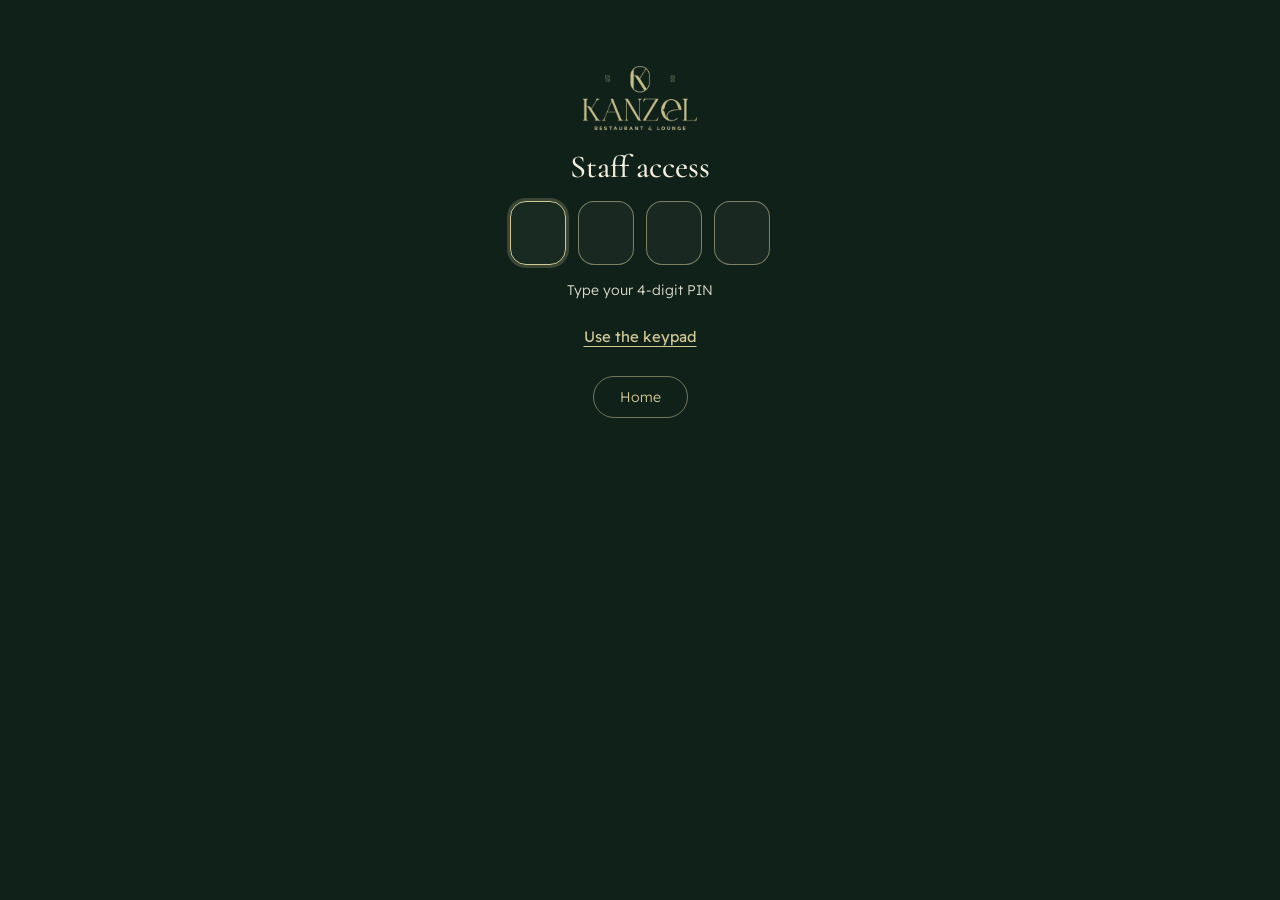
<file: waiter.html>
<!DOCTYPE html>
<html lang="en" dir="ltr">
<head>
<meta charset="utf-8">
<meta name="viewport" content="width=device-width, initial-scale=1, viewport-fit=cover">
<link rel="manifest" href="manifest.json">
<meta name="theme-color" content="#10211a">
<meta name="robots" content="noindex, nofollow">
<link rel="icon" href="icon-192.png">
<link rel="apple-touch-icon" href="apple-touch-icon.png">
<meta name="mobile-web-app-capable" content="yes">
<meta name="apple-mobile-web-app-capable" content="yes">
<meta name="apple-mobile-web-app-status-bar-style" content="black-translucent">
<meta name="apple-mobile-web-app-title" content="Kanzel">
<title>Kanzel Waiter</title>
<link rel="preconnect" href="https://fonts.googleapis.com">
<link rel="preconnect" href="https://fonts.gstatic.com" crossorigin>
<link href="https://fonts.googleapis.com/css2?family=Cormorant+Garamond:ital,wght@0,500;0,600;1,500&family=Readex+Pro:wght@300;400;500&display=swap" rel="stylesheet">
<link rel="stylesheet" href="staff.css">
<style>
.btn.row2{margin-top:8px}
.tag{display:inline-block;margin-inline-start:8px;padding:3px 10px;border-radius:99px;border:1px solid rgba(143,209,158,.5);background:rgba(143,209,158,.12);color:var(--ok);font:400 12px var(--sans);vertical-align:middle}
.tag.own{border-color:rgba(211,201,148,.55);background:rgba(211,201,148,.12);color:var(--gold)}
.card.oth{opacity:.78}
.who{display:inline-flex;align-items:center;gap:8px;margin:10px 0 0;padding:8px 16px;border-radius:99px;border:1px solid rgba(211,201,148,.5);background:#ffffff0a;color:var(--gold);font:400 13.5px var(--sans)}
.eds{position:fixed;inset:0;z-index:50;display:none}.eds.on{display:block}
.eds .bk{position:absolute;inset:0;background:rgba(0,0,0,.6)}
.eds .pn{position:absolute;inset-inline:0;bottom:0;max-height:92dvh;display:flex;flex-direction:column;max-width:680px;margin:0 auto;background:#14281f;border:1px solid rgba(211,201,148,.35);border-bottom:0;border-radius:26px 26px 0 0}
.eds .hh{display:flex;align-items:center;justify-content:space-between;gap:10px;padding:18px 20px 10px}
.eds .hh h3{font:500 24px var(--serif)}
.eds .bd2{overflow-y:auto;padding:0 20px 8px;flex:1}
.eds .ln{display:flex;align-items:center;gap:10px;padding:10px 0;border-top:1px solid rgba(211,201,148,.2)}
.eds .ln:first-child{border-top:0}
.eds .ln .nm{flex:1;font-size:14.5px;min-width:0}.eds .ln .nm small{display:block;color:var(--gold);font-size:12.5px;margin-top:2px}
.eds .ctl{display:flex;align-items:center;gap:4px;direction:ltr}
.eds .ctl button{width:38px;height:38px;border-radius:50%;border:1px solid rgba(211,201,148,.6);color:var(--gold);font:400 22px/1 var(--sans);display:grid;place-items:center}
.eds .ctl b{min-width:28px;text-align:center;font:500 16px var(--sans)}
.eds .srch{display:block;width:100%;height:46px;margin-top:12px;padding:0 16px;border-radius:99px;border:1px solid rgba(211,201,148,.5);background:#ffffff0f;color:var(--cream);font:400 16px var(--sans)}
.eds .srch::placeholder{color:rgba(244,239,221,.65)}
.eds .res button{display:flex;justify-content:space-between;gap:12px;width:100%;padding:12px 4px;border-top:1px solid rgba(211,201,148,.15);text-align:start;font-size:14px}
.eds .res button i{font-style:normal;color:var(--gold);white-space:nowrap}
.eds .ft{padding:12px 20px calc(16px + env(safe-area-inset-bottom,0px));border-top:1px solid rgba(211,201,148,.25)}
.eds .sm2{display:flex;justify-content:space-between;font-size:13.5px;padding:2px 0}.eds .sm2.g{font:500 17px var(--sans);margin-top:4px}.eds .sm2 i{font-style:normal;color:var(--gold)}
body.lockb{overflow:hidden}
.inote{display:block;margin-top:4px;padding:3px 10px;border-radius:10px;background:rgba(211,201,148,.14);color:var(--gold);font:400 12.5px/1.5 var(--sans);width:fit-content;max-width:100%}
.so{display:inline-block;margin-inline-start:8px;padding:1px 9px;border-radius:99px;border:1px solid rgba(229,154,143,.55);color:var(--bad);font:400 11.5px var(--sans);font-style:normal}
.row2b{display:grid;grid-template-columns:1fr 1fr;gap:8px;margin-top:8px}.row2b .btn{margin:0;padding:12px 8px;font-size:13.5px}
.card.dead{opacity:.8;border-style:dashed}.card.dead .why{margin-top:10px;padding:10px 12px;border-radius:14px;background:rgba(229,154,143,.12);color:var(--bad);font-size:13px;line-height:1.6}
.tag.bd{border-color:rgba(229,154,143,.55);background:rgba(229,154,143,.12);color:var(--bad)}
.chp{display:flex;flex-wrap:wrap;gap:8px;margin:6px 0 4px}
.chp button{padding:10px 14px;border-radius:99px;border:1px solid rgba(211,201,148,.5);color:var(--cream);font:400 14px var(--sans);transition:background .15s}
.chp button.on{background:var(--gold);color:var(--forest);border-color:var(--gold);font-weight:500}
.eds .lbl{font-size:13px;color:rgba(244,239,221,.88);margin:6px 0 2px}
.eds textarea{margin-top:6px;min-height:64px}
.btn.dng{background:#e59a8f;color:#2a1410}
.ln .nin{width:100%;margin-top:6px;padding:8px 12px;border-radius:12px;font-size:16px}
.eds .ln{flex-wrap:wrap}.eds .ln .nm{flex:1 1 55%}
.eds .ln .nw{flex:1 1 100%}
.sdl{display:flex;flex-wrap:wrap;gap:8px;margin:4px 0 6px}
.sdl button{display:inline-flex;align-items:center;gap:8px;padding:8px 8px 8px 14px;border-radius:99px;border:1px solid rgba(229,154,143,.55);color:var(--bad);font:400 13.5px var(--sans)}
.sdl button b{padding:3px 10px;border-radius:99px;background:rgba(143,209,158,.16);color:var(--ok);font:500 12px var(--sans)}
.res button.sd{color:var(--cream)}.res button.sd i{color:var(--bad)}.res button.sd.is{opacity:.75}
.bt2{display:flex;gap:8px;flex-wrap:wrap;margin-top:10px}
.bt2 .who{margin:0}
.who.so2{border-color:rgba(229,154,143,.55);color:var(--bad)}
</style>
</head>
<body>
<div class="wrap" id="app" hidden>
 <div class="bar">
  <a class="rnd" id="back" href="/" data-go="index"><svg viewBox="0 0 24 24" fill="none" stroke="currentColor" stroke-width="1.6" stroke-linecap="round" stroke-linejoin="round"><path d="M15 5l-7 7 7 7"/></svg></a>
  <img src="logo.png" alt="Kanzel">
  <div class="g">
   <button class="rnd" id="lock" aria-label="Lock"><svg viewBox="0 0 24 24" fill="none" stroke="currentColor" stroke-width="1.5" stroke-linecap="round" stroke-linejoin="round"><rect x="5" y="10.5" width="14" height="9.5" rx="2"/><path d="M8 10.5V8a4 4 0 018 0v2.5"/></svg></button>
   <button class="rnd" id="lang" aria-label="Language"><svg viewBox="0 0 24 24" fill="none" stroke="currentColor" stroke-width="1.4" stroke-linecap="round" stroke-linejoin="round" aria-hidden="true"><circle cx="12" cy="12" r="9.5"/><ellipse cx="12" cy="12" rx="4.2" ry="9.5"/><path d="M2.5 12h19M4 7.2c2.2 1.3 4.9 2 8 2s5.8-.7 8-2M4 16.8c2.2-1.3 4.9-2 8-2s5.8.7 8 2"/></svg></button>
  </div>
 </div>
 <div class="mh"><h1 id="h1"></h1><p id="sub"></p><div class="bt2"><button class="who" id="who" type="button"></button><button class="who so2" id="soldBtn" type="button"></button></div></div>
 <div class="tabs"><a class="tab on" href="/waiter" data-go="waiter" id="tabW"></a><a class="tab" href="/reception" data-go="reception" id="tabR"></a></div>
 <div class="stats"><div class="stat"><b id="n1">0</b><span id="l1"></span></div><div class="stat"><b id="n2">0</b><span id="l2"></span></div><div class="stat"><b id="n3">0</b><span id="l3"></span></div><div class="stat"><b id="n4">0</b><span id="l4"></span></div></div>
 <div id="callS" hidden><div class="hd"><h2 id="hCall"></h2></div><div id="callL"></div></div>
 <div class="hd"><h2 id="hN"></h2></div><div id="newL"><div class="skl"></div><div class="skl"></div></div>
 <div class="hd"><h2 id="hP"></h2></div><div id="prepL"></div>
 <div class="hd"><h2 id="hR"></h2></div><div id="readyL"></div>
 <div id="deadS" hidden><div class="hd"><h2 id="hX"></h2></div><div id="deadL"></div></div>
 <p class="note" id="foot"></p>
</div>
<div class="eds" id="eds" role="dialog" aria-modal="true" aria-labelledby="edT"><div class="bk" id="edBk"></div><div class="pn">
 <div class="hh"><h3 id="edT"></h3><button class="rnd" id="edX" type="button"><svg viewBox="0 0 24 24" fill="none" stroke="currentColor" stroke-width="1.8" stroke-linecap="round"><path d="M6 6l12 12M18 6L6 18"/></svg></button></div>
 <div class="bd2"><div id="edRows"></div><input class="srch" id="edQ" type="search" autocomplete="off" enterkeyhint="search"><div class="res" id="edRes"></div></div>
 <div class="ft"><div id="edTot"></div><button class="btn" id="edSave" type="button"></button><button class="btn ghost row2" id="edCancel" type="button"></button></div>
</div></div>
<div class="eds" id="rjs" role="dialog" aria-modal="true" aria-labelledby="rjT"><div class="bk" id="rjBk"></div><div class="pn">
 <div class="hh"><h3 id="rjT"></h3><button class="rnd" id="rjX" type="button"><svg viewBox="0 0 24 24" fill="none" stroke="currentColor" stroke-width="1.8" stroke-linecap="round"><path d="M6 6l12 12M18 6L6 18"/></svg></button></div>
 <div class="bd2"><p class="lbl" id="rjSub"></p><div class="chp" id="rjChips"></div><textarea id="rjTxt" maxlength="140" rows="2"></textarea></div>
 <div class="ft"><button class="btn dng" id="rjGo" type="button"></button><button class="btn ghost row2" id="rjCancel" type="button"></button></div>
</div></div>
<div class="eds" id="sds" role="dialog" aria-modal="true" aria-labelledby="sdT"><div class="bk" id="sdBk"></div><div class="pn">
 <div class="hh"><h3 id="sdT"></h3><button class="rnd" id="sdX" type="button"><svg viewBox="0 0 24 24" fill="none" stroke="currentColor" stroke-width="1.8" stroke-linecap="round"><path d="M6 6l12 12M18 6L6 18"/></svg></button></div>
 <div class="bd2"><p class="lbl" id="sdNow"></p><div class="sdl" id="sdList"></div><input class="srch" id="sdQ" type="search" autocomplete="off" enterkeyhint="search"><div class="res" id="sdRes"></div></div>
 <div class="ft"><button class="btn ghost" id="sdDone" type="button"></button></div>
</div></div>
<script src="menu.js"></script>
<script src="kz.js"></script>
<script>
const $=s=>document.querySelector(s),esc=KZ.esc,fmt=KZ.fmt;
let lang=KZ.lang(),seenO=null,seenC=null,ME=null;
const snap=()=>({id:ME.id,en:ME.en||"",ar:ME.ar||""}),nm=w=>KZ.wname(w,lang),oth=o=>!!(o.waiter&&o.waiter.id!==ME.id);
const T={en:{h1:"Orders",sub:"Confirm, prepare and deliver each order. The guest sees every step.",tabW:"Orders",tabR:"Reception",
 l1:"New",l2:"Preparing",l3:"Ready",l4:"Calls",hCall:"Table requests",hN:"New orders",hP:"Preparing",hR:"Ready to serve",
 none:"Nothing here",table:"Table",egp:"EGP",note:"Note",total:"Total",
 a0:"Confirm order",you:"You",by:"Handled by",take:"Take over",takeQ:"Take over this order from",taken:"Already taken by",sw:"Switch",edit:"Edit order",editT:"Edit order",addQ:"Add an item: search the menu",save:"Save changes",saveC:"Save & confirm",cancel:"Cancel",minOne:"An order needs at least one item",saved:"Order updated and sent to the guest",edited:"Edited",subT:"Subtotal",svc:"Service 12%",vat:"Tax 14%",a1:"Mark ready",a2:"Delivered to table",wC:"Calling the waiter",wB:"Asking for the bill",done:"Done",
 dec:"Decline",cnl:"Cancel order",rjD:"Decline this order",rjC:"Cancel this order",rjSub:"Choose a reason or write one. The guest will see it.",rjPh:"Or write a reason…",rjNeed:"Choose or write a reason",rjGoD:"Decline order",rjGoC:"Cancel order",keep:"Keep order",rjDone:"The guest was told why",hX:"Declined and cancelled",rejected:"Declined",cancelled:"Cancelled",reason:"Reason",
 sBtn:"Sold out",sT:"Sold out dishes",sNow:"Marked sold out now (tap to bring back)",sNone:"Nothing is marked sold out right now.",sQ:"Search a dish to mark it sold out",sMark:"Sold out",sBack:"Back in stock",sTag:"Sold out",sDone:"Done",sOn:"Guests can no longer order it",sOff:"Back on the menu",nPh:"Note for this dish (optional)",
 foot:"Orders are stored in this browser for now. They sync with guest phones once the backend is connected.",lock:"Lock",back:"Back"},
 ar:{h1:"الطلبات",sub:"أكّد وجهّز وسلّم كل طلب. الضيف بيشوف كل خطوة.",tabW:"الطلبات",tabR:"الريسبشن",
 l1:"جديد",l2:"بيتجهز",l3:"جاهز",l4:"نداءات",hCall:"طلبات الترابيزات",hN:"طلبات جديدة",hP:"بيتجهز",hR:"جاهز للتسليم",
 none:"مفيش حاجة هنا",table:"ترابيزة",egp:"ج.م",note:"ملاحظة",total:"الإجمالي",
 a0:"أكّد الطلب",you:"انت",by:"مع",take:"استلم الطلب",takeQ:"تستلم الطلب ده من",taken:"الطلب اتاخد بالفعل مع",sw:"غيّر",edit:"عدّل الطلب",editT:"تعديل الطلب",addQ:"ضيف صنف: ابحث في المنيو",save:"احفظ التعديل",saveC:"احفظ وأكّد",cancel:"إلغاء",minOne:"لازم يفضل صنف واحد على الأقل في الطلب",saved:"الطلب اتعدّل واتبعت للضيف",edited:"معدّل",subT:"المجموع",svc:"خدمة 12%",vat:"ضريبة 14%",a1:"الطلب جاهز",a2:"اتسلّم للترابيزة",wC:"بينادي الويتر",wB:"بيطلب الحساب",done:"تم",
 dec:"ارفض",cnl:"إلغاء الطلب",rjD:"رفض الطلب",rjC:"إلغاء الطلب",rjSub:"اختار سبب أو اكتبه. الضيف هيشوفه.",rjPh:"أو اكتب السبب…",rjNeed:"اختار سبب أو اكتبه",rjGoD:"ارفض الطلب",rjGoC:"الغي الطلب",keep:"سيب الطلب",rjDone:"الضيف عرف السبب",hX:"المرفوض والملغي",rejected:"مرفوض",cancelled:"ملغي",reason:"السبب",
 sBtn:"نفد",sT:"أصناف نفدت",sNow:"نفدت دلوقتي (دوس عشان ترجّعه)",sNone:"مفيش أصناف نفدت دلوقتي.",sQ:"ابحث عن صنف عشان تعلّم إنه نفد",sMark:"نفد",sBack:"رجع متاح",sTag:"نفد",sDone:"تم",sOn:"الضيوف مش هيقدروا يطلبوه",sOff:"رجع في المنيو",nPh:"ملاحظة على الصنف (اختياري)",
 foot:"الطلبات متخزنة في المتصفح ده دلوقتي. هتتزامن مع موبايلات الضيوف لما نربط الباك إند.",lock:"قفل",back:"رجوع"}};
const NEXT=["confirmed","ready","served"],STAMP=["confirmedAt","readyAt","servedAt"],IDX={new:0,confirmed:1,ready:2};
function card(o){const t=T[lang],ar=lang==="ar",k=IDX[o.status],dead=KZ.dead(o);
 return`<div class="card${o.status==="new"?" hl":""}${oth(o)?" oth":""}"><div class="top"><div class="tb"><small>${t.table}</small>${esc(o.table)}${o.waiter?`<span class="tag own">${oth(o)?esc(nm(o.waiter)):t.you}</span>`:""}${o.edited?`<span class="tag">${t.edited}</span>`:""}</div><div class="tm">${KZ.clock(o.ts,lang)}<br>${KZ.ago(o.ts,lang)}</div></div>
 <div class="items">${o.items.map(x=>`<div class="r"><span>${x.qty} × ${esc(ar?x.ar:x.en)}${!dead&&KZ.isSold(x.en)?`<em class="so">${t.sTag}</em>`:""}${x.note?`<small class="inote">${esc(x.note)}</small>`:""}</span><i>${fmt(x.price*x.qty)} ${t.egp}</i></div>`).join("")}</div>
 ${o.note?`<div class="nt">${t.note}: ${esc(o.note)}</div>`:""}
 <div class="tt"><span>${t.total}</span><i>${fmt(o.grand||o.total)} ${t.egp}</i></div>${o.grand?`<div class="nt">${fmt(o.total)} + ${t.egp==="EGP"?"service":"خدمة"} ${fmt(o.service)} + ${t.egp==="EGP"?"tax":"ضريبة"} ${fmt(o.tax)}</div>`:""}
 ${oth(o)?`<button class="btn ghost" data-take="${esc(o.id)}">${t.take}</button>`:`<button class="btn" data-id="${esc(o.id)}" data-k="${k}">${t["a"+k]}</button><div class="row2b">${k<2?`<button class="btn ghost" data-edit="${esc(o.id)}">${t.edit}</button>`:""}<button class="btn bad" data-end="${esc(o.id)}"${k>=2?' style="grid-column:1/-1"':""}>${k===0?t.dec:t.cnl}</button></div>`}</div>`}
function deadCard(o){const t=T[lang],ar=lang==="ar";
 return`<div class="card dead"><div class="top"><div class="tb"><small>${t.table}</small>${esc(o.table)}<span class="tag bd">${o.status==="rejected"?t.rejected:t.cancelled}</span></div><div class="tm">${KZ.clock(o.endedAt||o.ts,lang)}<br>${KZ.ago(o.endedAt||o.ts,lang)}</div></div>
 <div class="items">${o.items.map(x=>`<div class="r"><span>${x.qty} × ${esc(ar?x.ar:x.en)}</span><i>${fmt(x.price*x.qty)} ${t.egp}</i></div>`).join("")}</div>
 <div class="why">${t.reason}: ${esc(KZ.reasonText(o,lang)||"–")}${o.reasonBy?` · ${esc(nm(o.reasonBy))}`:""}</div></div>`}
function callCard(c){const t=T[lang];
 return`<div class="card hl"><div class="top"><div class="tb"><small>${t.table}</small>${esc(c.table)}</div><div class="tm">${KZ.clock(c.ts,lang)}<br>${KZ.ago(c.ts,lang)}</div></div>
 <div class="tt"><span>${c.type==="bill"?t.wB:t.wC}</span></div><button class="btn" data-call="${esc(c.id)}">${t.done}</button></div>`}
function render(){const t=T[lang],ar=lang==="ar";
 document.documentElement.lang=lang;document.documentElement.dir=ar?"rtl":"ltr";
 const all=KZ.list("orders").filter(o=>o&&o.items&&Date.now()-o.ts<12*3600e3),by=s=>all.filter(o=>o.status===s).sort((a,b)=>a.ts-b.ts);
 const dd=KZ.list("orders").filter(o=>o&&o.items&&KZ.dead(o)&&Date.now()-(o.endedAt||o.ts)<12*3600e3).sort((a,b)=>(b.endedAt||b.ts)-(a.endedAt||a.ts)).slice(0,15);
 const nw=by("new"),pr=by("confirmed"),rd=by("ready"),calls=KZ.list("calls").filter(c=>!c.done).sort((a,b)=>a.ts-b.ts);
 const ids=new Set(nw.map(o=>o.id)),cids=new Set(calls.map(c=>c.id));
 if((seenO&&nw.some(o=>!seenO.has(o.id)))||(seenC&&calls.some(c=>!seenC.has(c.id))))beep();seenO=ids;seenC=cids;
 $("#h1").textContent=t.h1;$("#who").textContent=`${nm(ME)}  ·  ${t.sw}`;$("#sub").textContent=t.sub;$("#tabW").textContent=t.tabW;$("#tabR").textContent=t.tabR;
 [1,2,3,4].forEach(i=>$("#l"+i).textContent=t["l"+i]);$("#n1").textContent=nw.length;$("#n2").textContent=pr.length;$("#n3").textContent=rd.length;$("#n4").textContent=calls.length;
 $("#hCall").textContent=t.hCall;$("#hN").textContent=t.hN;$("#hP").textContent=t.hP;$("#hR").textContent=t.hR;$("#foot").textContent=t.foot;
 $("#lock").setAttribute("aria-label",t.lock);$("#back").setAttribute("aria-label",t.back);$("#lang").setAttribute("aria-label",ar?"English":"العربية");
 $("#callS").hidden=!calls.length;$("#callL").innerHTML=calls.map(callCard).join("");
 const L=(a)=>a.length?a.slice().sort((x,y)=>oth(x)-oth(y)).map(card).join(""):`<div class="empty">${t.none}</div>`;
 $("#newL").innerHTML=L(nw);$("#prepL").innerHTML=L(pr);$("#readyL").innerHTML=L(rd);
 $("#deadS").hidden=!dd.length;$("#hX").textContent=t.hX;$("#deadL").innerHTML=dd.map(deadCard).join("");
 const so=Object.keys(KZ.sold()).length;$("#soldBtn").textContent=t.sBtn+(so?` · ${so}`:"");
 document.title=(nw.length+calls.length?"("+(nw.length+calls.length)+") ":"")+"Kanzel Waiter"}
function beep(){try{const a=new(window.AudioContext||window.webkitAudioContext)(),o=a.createOscillator(),g=a.createGain();o.frequency.value=880;g.gain.value=.15;o.connect(g);g.connect(a.destination);o.start();g.gain.exponentialRampToValueAtTime(.001,a.currentTime+.4);o.stop(a.currentTime+.45)}catch(e){}}
document.addEventListener("click",e=>{
 const b=e.target.closest("button[data-id]");
 if(b){const k=+b.dataset.k;let other=null;
  KZ.update("orders",b.dataset.id,o=>{
   if(IDX[o.status]!==k){if(oth(o))other=o.waiter;return}
   if(k>0&&oth(o)){other=o.waiter;return}
   o.waiter=snap();o.status=NEXT[k];o[STAMP[k]]=Date.now()});
  if(other)KZ.toast(`${T[lang].taken} ${nm(other)}`,1);render();return}
 const tk=e.target.closest("button[data-take]");
 if(tk){const o=KZ.list("orders").find(x=>x.id===tk.dataset.take);if(!o||!oth(o))return;
  if(!confirm(`${T[lang].takeQ} ${nm(o.waiter)}?`))return;
  KZ.update("orders",o.id,x=>{if(x.status!=="served"){x.waiter=snap();x.takenAt=Date.now()}});render();return}
 const c=e.target.closest("button[data-call]");
 if(c){KZ.update("calls",c.dataset.call,o=>{o.done=true;o.doneAt=Date.now()});render()}});

/* ---------- edit an order (new or preparing): change quantities, remove or add dishes ---------- */
let ed=null;
const calc=sub=>{const sv=Math.round(sub*.12),tx=Math.round((sub+sv)*.14);return{sub,sv,tx,grand:sub+sv+tx}};
function menuFlat(){const m=typeof MENU!=="undefined"?MENU:[]; /* same filtered list the guest page uses, so dish ids match */
 const out=[];m.forEach((c,k)=>(c[2]||[]).forEach((x,j)=>out.push({id:k+"-"+j,en:x[0],ar:x[1],price:x[2]})));return out}
const nrm=s=>String(s||"").toLowerCase().replace(/[\u064B-\u065F]/g,"").replace(/[أإآ]/g,"ا").replace(/ى/g,"ي").replace(/ة/g,"ه");
function paintEd(){const t=T[lang],ar=lang==="ar";if(!ed)return;
 $("#edT").textContent=`${t.editT} · ${t.table} ${ed.table}`;$("#edQ").placeholder=t.addQ;
 $("#edRows").innerHTML=ed.items.map((x,i)=>`<div class="ln"><div class="nm">${esc(ar?x.ar:x.en)}<small>${fmt(x.price)} ${t.egp}</small></div><div class="ctl"><button type="button" data-q="${i}" data-d="-1" aria-label="-">−</button><b>${x.qty}</b><button type="button" data-q="${i}" data-d="1" aria-label="+">+</button></div><div class="nw"><input class="nin" data-n="${i}" maxlength="100" value="${esc(x.note||"")}" placeholder="${t.nPh}"></div></div>`).join("");
 const c=calc(ed.items.reduce((a,x)=>a+x.price*x.qty,0));
 $("#edTot").innerHTML=`<div class="sm2"><span>${t.subT}</span><i>${fmt(c.sub)} ${t.egp}</i></div><div class="sm2"><span>${t.svc}</span><i>${fmt(c.sv)} ${t.egp}</i></div><div class="sm2"><span>${t.vat}</span><i>${fmt(c.tx)} ${t.egp}</i></div><div class="sm2 g"><span>${t.total}</span><i>${fmt(c.grand)} ${t.egp}</i></div>`;
 $("#edSave").textContent=ed.status==="new"?t.saveC:t.save;$("#edCancel").textContent=t.cancel;paintRes()}
function paintRes(){const t=T[lang],ar=lang==="ar",q=nrm($("#edQ").value.trim());
 if(!q){$("#edRes").innerHTML="";return}
 const r=menuFlat().filter(x=>nrm(x.en).includes(q)||nrm(x.ar).includes(q)).slice(0,8);
 $("#edRes").innerHTML=r.map(x=>`<button type="button" data-add="${x.id}"><span>${esc(ar?x.ar:x.en)}</span><i>${fmt(x.price)} ${t.egp}</i></button>`).join("")}
function openEdit(id){const o=KZ.list("orders").find(x=>x.id===id);if(!o||(o.status!=="new"&&o.status!=="confirmed"))return;
 ed={id,table:o.table,status:o.status,items:o.items.map(x=>({id:x.id,en:x.en,ar:x.ar,price:x.price,qty:x.qty,note:x.note||""}))};
 $("#edQ").value="";$("#eds").classList.add("on");document.body.classList.add("lockb");paintEd()}
function closeEdit(){ed=null;$("#eds").classList.remove("on");document.body.classList.remove("lockb")}
function saveEdit(){if(!ed)return;const t=T[lang],items=ed.items.filter(x=>x.qty>0);
 if(!items.length){KZ.toast(t.minOne,1);return}
 let ok=true,other=null;
 const done=KZ.update("orders",ed.id,o=>{
  if(o.status!=="new"&&o.status!=="confirmed"){ok=false;return}
  if(oth(o)){ok=false;other=o.waiter;return}
  const base=o.orig||{items:o.items.map(x=>({id:x.id,en:x.en,ar:x.ar,price:x.price,qty:x.qty,note:x.note||""})),total:o.total,grand:o.grand};
  const was={},now={};base.items.forEach(x=>was[x.id]=x);items.forEach(x=>now[x.id]=x);
  const ch=[];Object.keys(was).forEach(id=>{const a=was[id].qty,b=now[id]?now[id].qty:0;if(a!==b)ch.push({id,en:was[id].en,ar:was[id].ar,from:a,to:b})});
  Object.keys(now).forEach(id=>{if(!was[id])ch.push({id,en:now[id].en,ar:now[id].ar,from:0,to:now[id].qty})});
  const c=calc(items.reduce((a,x)=>a+x.price*x.qty,0));
  o.orig=base;o.items=items;o.total=c.sub;o.service=c.sv;o.tax=c.tx;o.grand=c.grand;
  o.edited=ch.length>0;o.changes=ch;if(ch.length)o.editedAt=Date.now();else delete o.editedAt;
  o.waiter=snap();if(o.status==="new"){o.status="confirmed";o.confirmedAt=Date.now()}});
 if(!ok||!done){KZ.toast(other?`${t.taken} ${nm(other)}`:t.none,1);closeEdit();render();return}
 closeEdit();render();KZ.toast(t.saved)}
$("#edX").onclick=$("#edCancel").onclick=$("#edBk").onclick=closeEdit;$("#edSave").onclick=saveEdit;$("#edQ").oninput=paintRes;
$("#eds").addEventListener("input",e=>{const n=e.target.closest&&e.target.closest("input[data-n]");if(n&&ed&&ed.items[+n.dataset.n])ed.items[+n.dataset.n].note=n.value.trim().slice(0,100)});
$("#eds").addEventListener("click",e=>{if(!ed)return;
 const q=e.target.closest("button[data-q]");if(q){const x=ed.items[+q.dataset.q];if(x){x.qty=Math.max(0,Math.min(20,x.qty+ +q.dataset.d));if(!x.qty)ed.items.splice(+q.dataset.q,1);paintEd()}return}
 const a=e.target.closest("button[data-add]");if(a){const m=menuFlat().find(x=>x.id===a.dataset.add);if(m){const h=ed.items.find(x=>x.id===m.id);if(h)h.qty=Math.min(20,h.qty+1);else ed.items.push({id:m.id,en:m.en,ar:m.ar,price:m.price,qty:1,note:""});$("#edQ").value="";paintEd()}}});
addEventListener("keydown",e=>{if(e.key==="Escape"&&ed)closeEdit()});
document.addEventListener("click",e=>{const b=e.target.closest("button[data-edit]");if(b)openEdit(b.dataset.edit)});
/* ---------- decline (new) or cancel (confirmed / ready) an order, always with a reason ---------- */
let rj=null;
function paintRj(){const t=T[lang],ar=lang==="ar";if(!rj)return;
 $("#rjT").textContent=`${rj.kind==="rejected"?t.rjD:t.rjC} · ${t.table} ${rj.table}`;$("#rjSub").textContent=t.rjSub;$("#rjTxt").placeholder=t.rjPh;
 $("#rjChips").innerHTML=KZ.REASONS.map(r=>`<button type="button" data-r="${r.id}" class="${rj.rid===r.id?"on":""}" aria-pressed="${rj.rid===r.id}">${ar?r.ar:r.en}</button>`).join("");
 $("#rjGo").textContent=rj.kind==="rejected"?t.rjGoD:t.rjGoC;$("#rjCancel").textContent=t.keep}
function openRj(id){const o=KZ.list("orders").find(x=>x.id===id);if(!o||!(o.status in IDX))return;
 if(oth(o)){KZ.toast(`${T[lang].taken} ${nm(o.waiter)}`,1);return}
 rj={id,table:o.table,kind:o.status==="new"?"rejected":"cancelled",rid:"",};$("#rjTxt").value="";$("#rjs").classList.add("on");document.body.classList.add("lockb");paintRj()}
function closeRj(){rj=null;$("#rjs").classList.remove("on");document.body.classList.remove("lockb")}
function saveRj(){if(!rj)return;const t=T[lang],text=$("#rjTxt").value.trim().slice(0,140);
 if(!rj.rid&&!text){KZ.toast(t.rjNeed,1);return}
 let ok=true,other=null;
 const done=KZ.update("orders",rj.id,o=>{
  if(!(o.status in IDX)){ok=false;return}
  if(oth(o)){ok=false;other=o.waiter;return}
  o.status=o.status==="new"?"rejected":"cancelled";o.reason={id:rj.rid,text};o.reasonBy=snap();o.endedAt=Date.now()});
 if(!ok||!done){KZ.toast(other?`${t.taken} ${nm(other)}`:t.none,1);closeRj();render();return}
 closeRj();render();KZ.toast(t.rjDone)}
$("#rjChips").addEventListener("click",e=>{const b=e.target.closest("button[data-r]");if(!b||!rj)return;rj.rid=rj.rid===b.dataset.r?"":b.dataset.r;paintRj()});
$("#rjX").onclick=$("#rjCancel").onclick=$("#rjBk").onclick=closeRj;$("#rjGo").onclick=saveRj;
document.addEventListener("click",e=>{const b=e.target.closest("button[data-end]");if(b)openRj(b.dataset.end)});

/* ---------- sold out ("نفد"): one tap and guests can no longer order the dish ---------- */
let sdOpen=false;
function paintSd(){const t=T[lang],ar=lang==="ar",q=nrm($("#sdQ").value.trim()),S=KZ.sold();
 $("#sdT").textContent=t.sT;$("#sdQ").placeholder=t.sQ;$("#sdDone").textContent=t.sDone;
 const menu=(typeof MENU!=="undefined"?MENU:[]),byKey={};menu.forEach(c=>(c[2]||[]).forEach(x=>{byKey[KZ.soldKey(x[0])]=x}));
 const cur=Object.keys(S).sort((a,b)=>S[b]-S[a]);
 $("#sdNow").textContent=cur.length?t.sNow:t.sNone;
 $("#sdList").innerHTML=cur.map(k=>{const x=byKey[k];const name=x?(ar?x[1]:x[0]):k;return`<button type="button" data-sold="${esc(x?x[0]:k)}" data-on="0">${esc(name)}<b>${t.sBack}</b></button>`}).join("");
 if(!q){$("#sdRes").innerHTML="";return}
 const r=[];menu.forEach(c=>(c[2]||[]).forEach(x=>{if(r.length<12&&(nrm(x[0]).includes(q)||nrm(x[1]).includes(q)))r.push(x)}));
 $("#sdRes").innerHTML=r.map(x=>{const on=!!S[KZ.soldKey(x[0])];return`<button type="button" class="sd${on?" is":""}" data-sold="${esc(x[0])}" data-on="${on?0:1}"><span>${esc(ar?x[1]:x[0])}</span><i>${on?t.sBack:t.sMark}</i></button>`}).join("")}
function openSd(){sdOpen=true;$("#sdQ").value="";$("#sds").classList.add("on");document.body.classList.add("lockb");paintSd()}
function closeSd(){sdOpen=false;$("#sds").classList.remove("on");document.body.classList.remove("lockb");render()}
$("#soldBtn").onclick=openSd;$("#sdX").onclick=$("#sdDone").onclick=$("#sdBk").onclick=closeSd;$("#sdQ").oninput=paintSd;
$("#sds").addEventListener("click",e=>{const b=e.target.closest("button[data-sold]");if(!b)return;const on=b.dataset.on==="1";
 if(!KZ.setSold(b.dataset.sold,on)){KZ.toast(T[lang].none,1);return}KZ.toast(on?T[lang].sOn:T[lang].sOff);paintSd()});
addEventListener("keydown",e=>{if(e.key!=="Escape")return;if(rj)closeRj();else if(sdOpen)closeSd()});
$("#lang").onclick=()=>{lang=lang==="ar"?"en":"ar";KZ.setLang(lang);render();if(ed)paintEd();if(rj)paintRj();if(sdOpen)paintSd()};
$("#who").onclick=()=>{KZ.switchWaiter();location.reload()};
$("#lock").onclick=()=>{KZ.logout("staff");location.reload()};
addEventListener("storage",e=>{if(e.key===KZ.KEYS.orders||e.key===KZ.KEYS.calls||e.key==="kanzel-soldout")render()});
KZ.gate("staff").then(()=>KZ.pickWaiter()).then(w=>{ME=w;$("#app").hidden=false;render();setInterval(render,3000)});
</script>
</body>
</html>
</file>
<file: staff.css>
:root{--forest:#10211a;--panel:#162b21;--moss:#2f5233;--gold:#d3c994;--cream:#f4efdd;--ok:#8fd19e;--bad:#e59a8f;
 --serif:"Cormorant Garamond","Readex Pro",Georgia,serif;--sans:"Readex Pro",system-ui,sans-serif;color-scheme:dark}
*,*::before,*::after{box-sizing:border-box;margin:0;padding:0;-webkit-tap-highlight-color:transparent}
body{background:var(--forest);color:var(--cream);font-family:var(--sans);font-weight:300;min-height:100dvh;overflow-x:hidden;padding-top:env(safe-area-inset-top,0px);padding-bottom:env(safe-area-inset-bottom,0px)}
button,a{font:inherit;color:inherit;cursor:pointer;text-decoration:none;background:none;border:0}
button:focus-visible,a:focus-visible,input:focus-visible,select:focus-visible,textarea:focus-visible{outline:2px solid var(--gold);outline-offset:3px}
.wrap{max-width:680px;margin:0 auto;padding-bottom:48px}
.bar{display:flex;align-items:center;justify-content:space-between;gap:8px;padding:16px 20px 0}
.bar img{height:44px;width:auto}.bar .g{display:flex;gap:8px}
.rnd{width:40px;height:40px;border-radius:50%;border:1px solid rgba(211,201,148,.55);color:var(--gold);display:grid;place-items:center;background:rgba(16,33,26,.35);transition:background .25s,transform .25s}
.rnd:hover{background:rgba(211,201,148,.18)}.rnd:active{transform:scale(.94)}.rnd svg{width:20px;height:20px}
.mh{padding:20px 22px 6px}
.mh h1{font:500 clamp(38px,10vw,50px)/1.1 var(--serif)}
.mh h1::after{content:"";display:block;height:1.5px;width:56px;background:var(--gold);margin-top:10px}
.mh p{margin-top:10px;font-size:13px;color:rgba(244,239,221,.8)}
.tabs{display:flex;flex-wrap:wrap;gap:8px;padding:14px 20px 0;overflow-x:auto;scrollbar-width:none}.tabs::-webkit-scrollbar{display:none}
.tab{flex:none;padding:9px 16px;border-radius:99px;border:1px solid rgba(211,201,148,.4);font-size:13.5px;color:rgba(244,239,221,.85);white-space:nowrap;transition:background .2s}
.tab.on{background:var(--gold);color:var(--forest);border-color:var(--gold);font-weight:500}
.tab b{font-weight:500;margin-inline-start:6px;opacity:.85}
.stats{display:grid;grid-template-columns:repeat(4,1fr);gap:8px;padding:14px 16px 4px}
.stats.s3{grid-template-columns:repeat(3,1fr)}.stats.s2{grid-template-columns:repeat(2,1fr)}
.stat{padding:11px 12px;border-radius:18px 6px 18px 18px;background:#ffffff0a;border:1px solid rgba(211,201,148,.25)}
.stat b{display:block;font:500 26px/1.1 var(--serif);color:var(--gold)}
.stat span{font-size:12.5px;color:rgba(244,239,221,.88)}
.hd{display:flex;align-items:center;justify-content:space-between;padding:22px 22px 8px;gap:10px}
.hd h2{font:500 26px var(--serif)}
.lnk{font-size:12.5px;color:var(--gold);border-bottom:1px solid rgba(211,201,148,.5);padding-bottom:1px}
.card{margin:0 16px 12px;padding:16px;border-radius:26px 8px 26px 26px;background:#ffffff0a;border:1px solid rgba(211,201,148,.2)}
.card.hl{background:#d3c9941a;border-color:rgba(211,201,148,.55);animation:pop .5s}
@keyframes pop{from{transform:scale(.97);opacity:0}}
.top{display:flex;align-items:baseline;justify-content:space-between;gap:10px}
.tb{font:500 30px/1 var(--serif)}.tb small{font:300 13px var(--sans);color:rgba(244,239,221,.88);margin-inline-end:6px}
.tm{font-size:12.5px;color:rgba(244,239,221,.88);text-align:end}
.items{margin-top:12px;border-top:1px solid rgba(211,201,148,.25)}
.r{display:flex;justify-content:space-between;gap:12px;padding:9px 0;border-bottom:1px solid rgba(211,201,148,.12);font-size:14.5px}
.r i{font-style:normal;color:var(--gold);white-space:nowrap}
.nt{margin-top:10px;padding:10px 12px;border-radius:14px;background:#d3c9941a;font-size:13px}
.tt{display:flex;justify-content:space-between;margin-top:12px;font:500 16px var(--sans)}.tt i{font-style:normal;color:var(--gold)}
.btn{display:block;width:100%;margin-top:14px;padding:15px;border-radius:99px;background:var(--gold);color:var(--forest);font:500 15px var(--sans);text-align:center;transition:transform .15s,opacity .2s}
.btn:active{transform:scale(.97)}.btn:disabled{opacity:.5}
.btn.sm{display:inline-block;width:auto;margin:0;padding:10px 18px;font-size:13.5px}
.btn.ghost{background:none;color:var(--gold);border:1px solid rgba(211,201,148,.55)}
.btn.bad{background:none;color:var(--bad);border:1px solid rgba(229,154,143,.5)}
.row{display:flex;gap:8px;flex-wrap:wrap;margin-top:14px}.row .btn{flex:1;margin:0}
.pill{display:inline-flex;align-items:center;gap:7px;font-size:12.5px;padding:4px 11px;border-radius:99px;border:1px solid rgba(211,201,148,.4);color:var(--gold)}
.pill.ok{color:var(--ok);border-color:rgba(143,209,158,.5)}.pill.no{color:var(--bad);border-color:rgba(229,154,143,.5)}
.dot{width:9px;height:9px;border-radius:50%;background:currentColor}
.empty{margin:6px 16px;padding:26px 18px;text-align:center;border-radius:22px;border:1px dashed rgba(211,201,148,.35);font-size:13.5px;color:rgba(244,239,221,.88)}
.note{margin:24px 22px 0;font-size:13px;color:rgba(244,239,221,.88);line-height:1.7}
.fld{display:block;margin-top:12px}.fld>span{display:block;font-size:12px;color:rgba(244,239,221,.88);margin-bottom:6px}
input,select,textarea{width:100%;padding:12px 14px;border-radius:14px;border:1px solid rgba(211,201,148,.4);background:#ffffff0d;color:var(--cream);font:300 15px var(--sans)}
textarea{resize:vertical;min-height:60px}select option{background:var(--panel)}
.g2{display:grid;grid-template-columns:1fr 1fr;gap:10px}
.sw{display:flex;align-items:center;justify-content:space-between;gap:12px;margin-top:12px;font-size:14px}
.sw input{appearance:none;width:46px;height:26px;border-radius:99px;background:#ffffff1f;border:1px solid rgba(211,201,148,.4);position:relative;padding:0;cursor:pointer;flex:none;transition:background .2s}
.sw input::after{content:"";position:absolute;top:2px;inset-inline-start:2px;width:20px;height:20px;border-radius:50%;background:var(--cream);transition:inset-inline-start .2s}
.sw input:checked{background:var(--moss);border-color:var(--ok)}.sw input:checked::after{inset-inline-start:22px;background:var(--ok)}
.bars{margin:6px 16px 0;padding:14px 16px;border-radius:22px;background:#ffffff0a;border:1px solid rgba(211,201,148,.2)}
.bar-r{display:grid;grid-template-columns:minmax(0,1.3fr) minmax(0,2fr) auto;gap:10px;align-items:center;padding:6px 0;font-size:13px}
.bar-r .t{height:8px;border-radius:99px;background:#ffffff14;overflow:hidden}.bar-r .t i{display:block;height:100%;background:var(--gold);border-radius:99px}
.bar-r b{font-weight:500;color:var(--gold);min-width:28px;text-align:end}.bar-r span{overflow:hidden;text-overflow:ellipsis;white-space:nowrap}
.hrs{display:flex;align-items:flex-end;gap:3px;height:96px;direction:ltr}
.hrs div{flex:1;display:flex;flex-direction:column;justify-content:flex-end;align-items:center;height:100%;font-size:9px;color:rgba(244,239,221,.88)}
.hrs i{display:block;width:100%;background:var(--gold);border-radius:4px 4px 0 0;min-height:2px}
.cat{margin:0 16px 12px;border-radius:22px;background:#ffffff0a;border:1px solid rgba(211,201,148,.2);overflow:hidden}
.cat>summary{list-style:none;display:flex;align-items:center;justify-content:space-between;gap:10px;padding:15px 16px;cursor:pointer;font:500 22px var(--serif)}
.cat>summary::-webkit-details-marker{display:none}.cat>summary small{font:300 12px var(--sans);color:rgba(244,239,221,.88)}
.cb{padding:0 14px 16px}
.dish{margin-top:12px;padding:14px;border-radius:18px;background:#ffffff08;border:1px solid rgba(211,201,148,.18)}
.dish.off{opacity:.6}
.ph{width:64px;height:64px;border-radius:14px;background:#d3c9941f center/cover;display:grid;place-items:center;font:500 22px var(--serif);color:var(--gold);flex:none}
.dh{display:flex;gap:12px;align-items:center}
.tools{display:flex;gap:6px;flex-wrap:wrap;margin-top:12px}.tools .btn.sm{padding:8px 13px;font-size:12.5px}
.toast{position:fixed;inset-inline:0;bottom:calc(20px + env(safe-area-inset-bottom,0px));margin:auto;width:max-content;max-width:90%;padding:12px 20px;border-radius:99px;background:var(--gold);color:var(--forest);font:500 13.5px var(--sans);opacity:0;transform:translateY(12px);pointer-events:none;transition:.3s;z-index:50}
.toast.on{opacity:1;transform:none}
.sec{margin:0 16px;padding:4px 16px 16px;border-radius:22px;background:#ffffff0a;border:1px solid rgba(211,201,148,.2)}
[hidden]{display:none!important}
@media(prefers-reduced-motion:reduce){*{animation:none!important;transition:none!important}}
input.bad{border-color:var(--bad);background:rgba(229,154,143,.12)}
</file>
